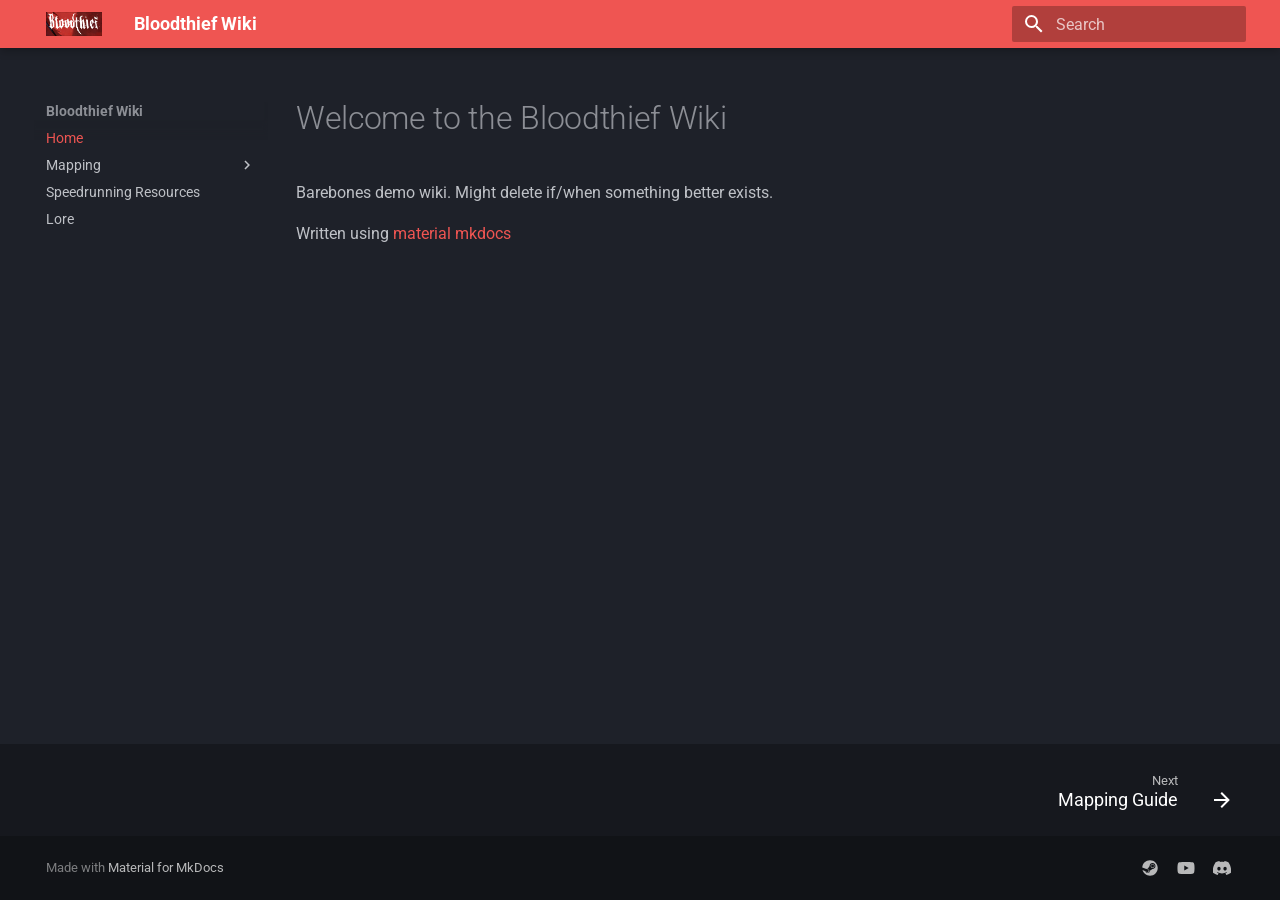
<file: index.html>
<!doctype html>
<html lang="en" class="no-js">
  <head>
    
      <meta charset="utf-8">
      <meta name="viewport" content="width=device-width,initial-scale=1">
      
      
      
        <link rel="canonical" href="http://bloodthiefwiki.pages.dev/">
      
      
      
        <link rel="next" href="mapping-guide/">
      
      
        
      
      
      <link rel="icon" href="assets/images/favicon.png">
      <meta name="generator" content="mkdocs-1.6.1, mkdocs-material-9.7.0">
    
    
      
        <title>Bloodthief Wiki</title>
      
    
    
      <link rel="stylesheet" href="assets/stylesheets/main.618322db.min.css">
      
        
        <link rel="stylesheet" href="assets/stylesheets/palette.ab4e12ef.min.css">
      
      


    
    
      
    
    
      
        
        
        <link rel="preconnect" href="https://fonts.gstatic.com" crossorigin>
        <link rel="stylesheet" href="https://fonts.googleapis.com/css?family=Roboto:300,300i,400,400i,700,700i%7CRoboto+Mono:400,400i,700,700i&display=fallback">
        <style>:root{--md-text-font:"Roboto";--md-code-font:"Roboto Mono"}</style>
      
    
    
    <script>__md_scope=new URL(".",location),__md_hash=e=>[...e].reduce(((e,_)=>(e<<5)-e+_.charCodeAt(0)),0),__md_get=(e,_=localStorage,t=__md_scope)=>JSON.parse(_.getItem(t.pathname+"."+e)),__md_set=(e,_,t=localStorage,a=__md_scope)=>{try{t.setItem(a.pathname+"."+e,JSON.stringify(_))}catch(e){}}</script>
    
      

    
    
  </head>
  
  
    
    
    
    
    
    <body dir="ltr" data-md-color-scheme="slate" data-md-color-primary="red" data-md-color-accent="orange">
  
    
    <input class="md-toggle" data-md-toggle="drawer" type="checkbox" id="__drawer" autocomplete="off">
    <input class="md-toggle" data-md-toggle="search" type="checkbox" id="__search" autocomplete="off">
    <label class="md-overlay" for="__drawer"></label>
    <div data-md-component="skip">
      
        
        <a href="#welcome-to-the-bloodthief-wiki" class="md-skip">
          Skip to content
        </a>
      
    </div>
    <div data-md-component="announce">
      
    </div>
    
    
      

  

<header class="md-header md-header--shadow" data-md-component="header">
  <nav class="md-header__inner md-grid" aria-label="Header">
    <a href="." title="Bloodthief Wiki" class="md-header__button md-logo" aria-label="Bloodthief Wiki" data-md-component="logo">
      
  <img src="assets/logo.png" alt="logo">

    </a>
    <label class="md-header__button md-icon" for="__drawer">
      
      <svg xmlns="http://www.w3.org/2000/svg" viewBox="0 0 24 24"><path d="M3 6h18v2H3zm0 5h18v2H3zm0 5h18v2H3z"/></svg>
    </label>
    <div class="md-header__title" data-md-component="header-title">
      <div class="md-header__ellipsis">
        <div class="md-header__topic">
          <span class="md-ellipsis">
            Bloodthief Wiki
          </span>
        </div>
        <div class="md-header__topic" data-md-component="header-topic">
          <span class="md-ellipsis">
            
              Home
            
          </span>
        </div>
      </div>
    </div>
    
      
    
    
    
    
      
      
        <label class="md-header__button md-icon" for="__search">
          
          <svg xmlns="http://www.w3.org/2000/svg" viewBox="0 0 24 24"><path d="M9.5 3A6.5 6.5 0 0 1 16 9.5c0 1.61-.59 3.09-1.56 4.23l.27.27h.79l5 5-1.5 1.5-5-5v-.79l-.27-.27A6.52 6.52 0 0 1 9.5 16 6.5 6.5 0 0 1 3 9.5 6.5 6.5 0 0 1 9.5 3m0 2C7 5 5 7 5 9.5S7 14 9.5 14 14 12 14 9.5 12 5 9.5 5"/></svg>
        </label>
        <div class="md-search" data-md-component="search" role="dialog">
  <label class="md-search__overlay" for="__search"></label>
  <div class="md-search__inner" role="search">
    <form class="md-search__form" name="search">
      <input type="text" class="md-search__input" name="query" aria-label="Search" placeholder="Search" autocapitalize="off" autocorrect="off" autocomplete="off" spellcheck="false" data-md-component="search-query" required>
      <label class="md-search__icon md-icon" for="__search">
        
        <svg xmlns="http://www.w3.org/2000/svg" viewBox="0 0 24 24"><path d="M9.5 3A6.5 6.5 0 0 1 16 9.5c0 1.61-.59 3.09-1.56 4.23l.27.27h.79l5 5-1.5 1.5-5-5v-.79l-.27-.27A6.52 6.52 0 0 1 9.5 16 6.5 6.5 0 0 1 3 9.5 6.5 6.5 0 0 1 9.5 3m0 2C7 5 5 7 5 9.5S7 14 9.5 14 14 12 14 9.5 12 5 9.5 5"/></svg>
        
        <svg xmlns="http://www.w3.org/2000/svg" viewBox="0 0 24 24"><path d="M20 11v2H8l5.5 5.5-1.42 1.42L4.16 12l7.92-7.92L13.5 5.5 8 11z"/></svg>
      </label>
      <nav class="md-search__options" aria-label="Search">
        
        <button type="reset" class="md-search__icon md-icon" title="Clear" aria-label="Clear" tabindex="-1">
          
          <svg xmlns="http://www.w3.org/2000/svg" viewBox="0 0 24 24"><path d="M19 6.41 17.59 5 12 10.59 6.41 5 5 6.41 10.59 12 5 17.59 6.41 19 12 13.41 17.59 19 19 17.59 13.41 12z"/></svg>
        </button>
      </nav>
      
    </form>
    <div class="md-search__output">
      <div class="md-search__scrollwrap" tabindex="0" data-md-scrollfix>
        <div class="md-search-result" data-md-component="search-result">
          <div class="md-search-result__meta">
            Initializing search
          </div>
          <ol class="md-search-result__list" role="presentation"></ol>
        </div>
      </div>
    </div>
  </div>
</div>
      
    
    
  </nav>
  
</header>
    
    <div class="md-container" data-md-component="container">
      
      
        
          
        
      
      <main class="md-main" data-md-component="main">
        <div class="md-main__inner md-grid">
          
            
              
              <div class="md-sidebar md-sidebar--primary" data-md-component="sidebar" data-md-type="navigation" >
                <div class="md-sidebar__scrollwrap">
                  <div class="md-sidebar__inner">
                    



<nav class="md-nav md-nav--primary" aria-label="Navigation" data-md-level="0">
  <label class="md-nav__title" for="__drawer">
    <a href="." title="Bloodthief Wiki" class="md-nav__button md-logo" aria-label="Bloodthief Wiki" data-md-component="logo">
      
  <img src="assets/logo.png" alt="logo">

    </a>
    Bloodthief Wiki
  </label>
  
  <ul class="md-nav__list" data-md-scrollfix>
    
      
      
  
  
    
  
  
  
    <li class="md-nav__item md-nav__item--active">
      
      <input class="md-nav__toggle md-toggle" type="checkbox" id="__toc">
      
      
        
      
      
      <a href="." class="md-nav__link md-nav__link--active">
        
  
  
  <span class="md-ellipsis">
    
  
    Home
  

    
  </span>
  
  

      </a>
      
    </li>
  

    
      
      
  
  
  
  
    
    
    
    
    
    <li class="md-nav__item md-nav__item--nested">
      
        
        
        <input class="md-nav__toggle md-toggle " type="checkbox" id="__nav_2" >
        
          
          <label class="md-nav__link" for="__nav_2" id="__nav_2_label" tabindex="0">
            
  
  
  <span class="md-ellipsis">
    
  
    Mapping
  

    
  </span>
  
  

            <span class="md-nav__icon md-icon"></span>
          </label>
        
        <nav class="md-nav" data-md-level="1" aria-labelledby="__nav_2_label" aria-expanded="false">
          <label class="md-nav__title" for="__nav_2">
            <span class="md-nav__icon md-icon"></span>
            
  
    Mapping
  

          </label>
          <ul class="md-nav__list" data-md-scrollfix>
            
              
                
  
  
  
  
    <li class="md-nav__item">
      <a href="mapping-guide/" class="md-nav__link">
        
  
  
  <span class="md-ellipsis">
    
  
    Mapping Guide
  

    
  </span>
  
  

      </a>
    </li>
  

              
            
              
                
  
  
  
  
    <li class="md-nav__item">
      <a href="entity-reference/" class="md-nav__link">
        
  
  
  <span class="md-ellipsis">
    
  
    Entity Reference
  

    
  </span>
  
  

      </a>
    </li>
  

              
            
          </ul>
        </nav>
      
    </li>
  

    
      
      
  
  
  
  
    <li class="md-nav__item">
      <a href="speedrunning/" class="md-nav__link">
        
  
  
  <span class="md-ellipsis">
    
  
    Speedrunning Resources
  

    
  </span>
  
  

      </a>
    </li>
  

    
      
      
  
  
  
  
    <li class="md-nav__item">
      <a href="lore/" class="md-nav__link">
        
  
  
  <span class="md-ellipsis">
    
  
    Lore
  

    
  </span>
  
  

      </a>
    </li>
  

    
  </ul>
</nav>
                  </div>
                </div>
              </div>
            
            
              
              <div class="md-sidebar md-sidebar--secondary" data-md-component="sidebar" data-md-type="toc" >
                <div class="md-sidebar__scrollwrap">
                  <div class="md-sidebar__inner">
                    

<nav class="md-nav md-nav--secondary" aria-label="Table of contents">
  
  
  
    
  
  
</nav>
                  </div>
                </div>
              </div>
            
          
          
            <div class="md-content" data-md-component="content">
              
              <article class="md-content__inner md-typeset">
                
                  



<h1 id="welcome-to-the-bloodthief-wiki">Welcome to the Bloodthief Wiki</h1>
<p>Barebones demo wiki. Might delete if/when something better exists.</p>
<p>Written using <a href="https://squidfunk.github.io/mkdocs-material/tutorials/social/custom/">material mkdocs</a></p>












                
              </article>
            </div>
          
          
<script>var target=document.getElementById(location.hash.slice(1));target&&target.name&&(target.checked=target.name.startsWith("__tabbed_"))</script>
        </div>
        
      </main>
      
        <footer class="md-footer">
  
    
      
      <nav class="md-footer__inner md-grid" aria-label="Footer" >
        
        
          
          <a href="mapping-guide/" class="md-footer__link md-footer__link--next" aria-label="Next: Mapping Guide">
            <div class="md-footer__title">
              <span class="md-footer__direction">
                Next
              </span>
              <div class="md-ellipsis">
                Mapping Guide
              </div>
            </div>
            <div class="md-footer__button md-icon">
              
              <svg xmlns="http://www.w3.org/2000/svg" viewBox="0 0 24 24"><path d="M4 11v2h12l-5.5 5.5 1.42 1.42L19.84 12l-7.92-7.92L10.5 5.5 16 11z"/></svg>
            </div>
          </a>
        
      </nav>
    
  
  <div class="md-footer-meta md-typeset">
    <div class="md-footer-meta__inner md-grid">
      <div class="md-copyright">
  
  
    Made with
    <a href="https://squidfunk.github.io/mkdocs-material/" target="_blank" rel="noopener">
      Material for MkDocs
    </a>
  
</div>
      
        
<div class="md-social">
  
    
    
    
    
      
      
    
    <a href="https://store.steampowered.com/app/2533600/Bloodthief/" target="_blank" rel="noopener" title="store.steampowered.com" class="md-social__link">
      <svg xmlns="http://www.w3.org/2000/svg" viewBox="0 0 512 512"><!--! Font Awesome Free 7.1.0 by @fontawesome - https://fontawesome.com License - https://fontawesome.com/license/free (Icons: CC BY 4.0, Fonts: SIL OFL 1.1, Code: MIT License) Copyright 2025 Fonticons, Inc.--><path d="M504 256c0 137-111.2 248-248.4 248-113.8 0-209.6-76.3-239-180.4l95.2 39.3c6.4 32.1 34.9 56.4 68.9 56.4 39.2 0 71.9-32.4 70.2-73.5l84.5-60.2c52.1 1.3 95.8-40.9 95.8-93.5 0-51.6-42-93.5-93.7-93.5s-93.7 42-93.7 93.5v1.2L184.6 279c-15.5-.9-30.7 3.4-43.5 12.1L8 236.1C18.2 108.4 125.1 8 255.6 8 392.8 8 504 119 504 256M163.7 384.3l-30.5-12.6c5.6 11.6 15.3 20.8 27.2 25.8 26.9 11.2 57.8-1.6 69-28.4 5.4-13 5.5-27.3.1-40.3S214 305.6 201 300.2c-12.9-5.4-26.7-5.2-38.9-.6l31.5 13c19.8 8.2 29.2 30.9 20.9 50.7-8.3 19.9-31 29.2-50.8 21m173.8-254.5a62.3 62.3 0 1 1 0 124.6 62.3 62.3 0 1 1 0-124.6m.1 109a46.8 46.8 0 1 0 0-93.6 46.8 46.8 0 1 0 0 93.6"/></svg>
    </a>
  
    
    
    
    
      
      
    
    <a href="https://www.youtube.com/@Blargis3d" target="_blank" rel="noopener" title="www.youtube.com" class="md-social__link">
      <svg xmlns="http://www.w3.org/2000/svg" viewBox="0 0 576 512"><!--! Font Awesome Free 7.1.0 by @fontawesome - https://fontawesome.com License - https://fontawesome.com/license/free (Icons: CC BY 4.0, Fonts: SIL OFL 1.1, Code: MIT License) Copyright 2025 Fonticons, Inc.--><path d="M549.7 124.1c-6.2-23.7-24.8-42.3-48.3-48.6C458.9 64 288.1 64 288.1 64S117.3 64 74.7 75.5c-23.5 6.3-42 24.9-48.3 48.6C15 167 15 256.4 15 256.4s0 89.4 11.4 132.3c6.3 23.6 24.8 41.5 48.3 47.8C117.3 448 288.1 448 288.1 448s170.8 0 213.4-11.5c23.5-6.3 42-24.2 48.3-47.8 11.4-42.9 11.4-132.3 11.4-132.3s0-89.4-11.4-132.3zM232.2 337.6V175.2l142.7 81.2z"/></svg>
    </a>
  
    
    
    
    
    <a href="" target="_blank" rel="noopener" title="" class="md-social__link">
      <svg xmlns="http://www.w3.org/2000/svg" viewBox="0 0 576 512"><!--! Font Awesome Free 7.1.0 by @fontawesome - https://fontawesome.com License - https://fontawesome.com/license/free (Icons: CC BY 4.0, Fonts: SIL OFL 1.1, Code: MIT License) Copyright 2025 Fonticons, Inc.--><path d="M492.5 69.8c-.2-.3-.4-.6-.8-.7-38.1-17.5-78.4-30-119.7-37.1-.4-.1-.8 0-1.1.1s-.6.4-.8.8c-5.5 9.9-10.5 20.2-14.9 30.6-44.6-6.8-89.9-6.8-134.4 0-4.5-10.5-9.5-20.7-15.1-30.6-.2-.3-.5-.6-.8-.8s-.7-.2-1.1-.2C162.5 39 122.2 51.5 84.1 69c-.3.1-.6.4-.8.7C7.1 183.5-13.8 294.6-3.6 404.2c0 .3.1.5.2.8s.3.4.5.6c44.4 32.9 94 58 146.8 74.2.4.1.8.1 1.1 0s.7-.4.9-.7c11.3-15.4 21.4-31.8 30-48.8.1-.2.2-.5.2-.8s0-.5-.1-.8-.2-.5-.4-.6-.4-.3-.7-.4c-15.8-6.1-31.2-13.4-45.9-21.9-.3-.2-.5-.4-.7-.6s-.3-.6-.3-.9 0-.6.2-.9.3-.5.6-.7c3.1-2.3 6.2-4.7 9.1-7.1.3-.2.6-.4.9-.4s.7 0 1 .1c96.2 43.9 200.4 43.9 295.5 0 .3-.1.7-.2 1-.2s.7.2.9.4c2.9 2.4 6 4.9 9.1 7.2.2.2.4.4.6.7s.2.6.2.9-.1.6-.3.9-.4.5-.6.6c-14.7 8.6-30 15.9-45.9 21.8-.2.1-.5.2-.7.4s-.3.4-.4.7-.1.5-.1.8.1.5.2.8c8.8 17 18.8 33.3 30 48.8.2.3.6.6.9.7s.8.1 1.1 0c52.9-16.2 102.6-41.3 147.1-74.2.2-.2.4-.4.5-.6s.2-.5.2-.8c12.3-126.8-20.5-236.9-86.9-334.5zm-302 267.7c-29 0-52.8-26.6-52.8-59.2s23.4-59.2 52.8-59.2c29.7 0 53.3 26.8 52.8 59.2 0 32.7-23.4 59.2-52.8 59.2m195.4 0c-29 0-52.8-26.6-52.8-59.2s23.4-59.2 52.8-59.2c29.7 0 53.3 26.8 52.8 59.2 0 32.7-23.2 59.2-52.8 59.2"/></svg>
    </a>
  
</div>
      
    </div>
  </div>
</footer>
      
    </div>
    <div class="md-dialog" data-md-component="dialog">
      <div class="md-dialog__inner md-typeset"></div>
    </div>
    
    
    
      
      
      <script id="__config" type="application/json">{"annotate": null, "base": ".", "features": ["navigation.footer"], "search": "assets/javascripts/workers/search.7a47a382.min.js", "tags": null, "translations": {"clipboard.copied": "Copied to clipboard", "clipboard.copy": "Copy to clipboard", "search.result.more.one": "1 more on this page", "search.result.more.other": "# more on this page", "search.result.none": "No matching documents", "search.result.one": "1 matching document", "search.result.other": "# matching documents", "search.result.placeholder": "Type to start searching", "search.result.term.missing": "Missing", "select.version": "Select version"}, "version": null}</script>
    
    
      <script src="assets/javascripts/bundle.e71a0d61.min.js"></script>
      
    
  </body>
</html>
</file>
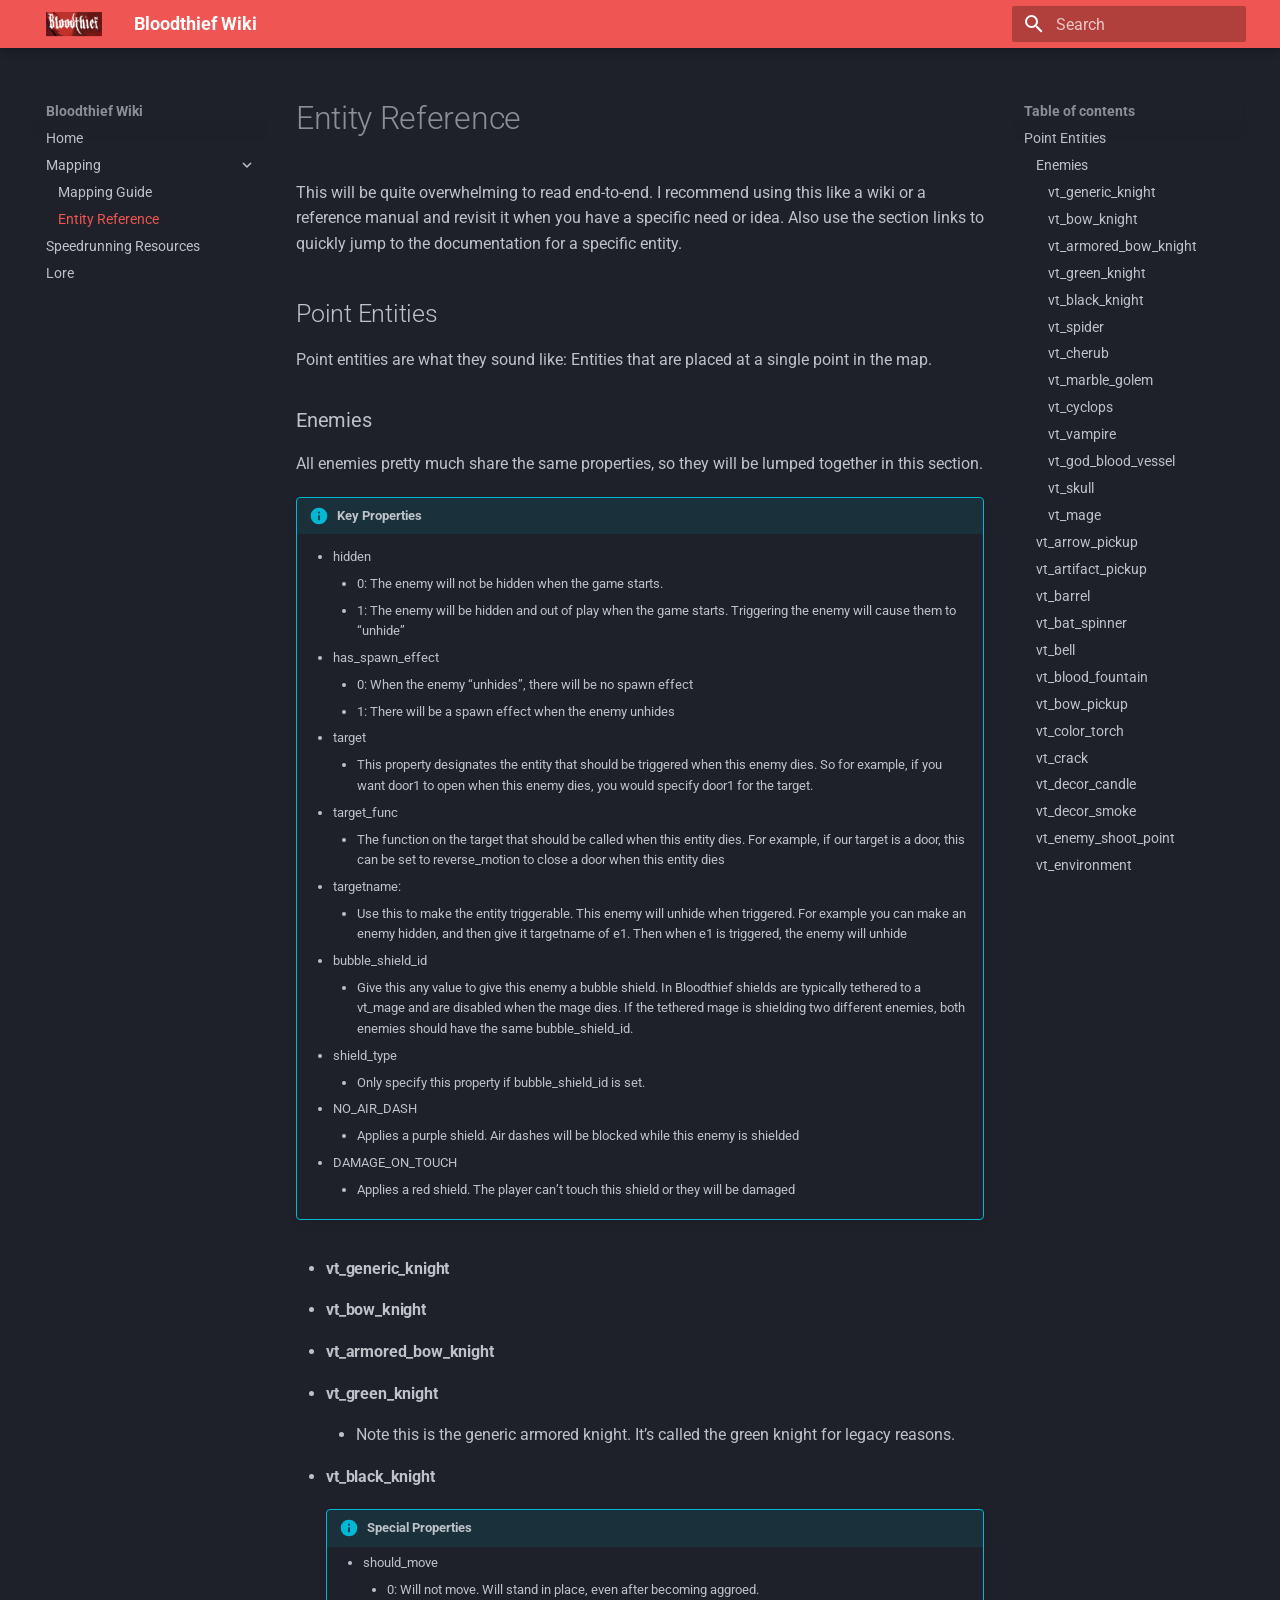
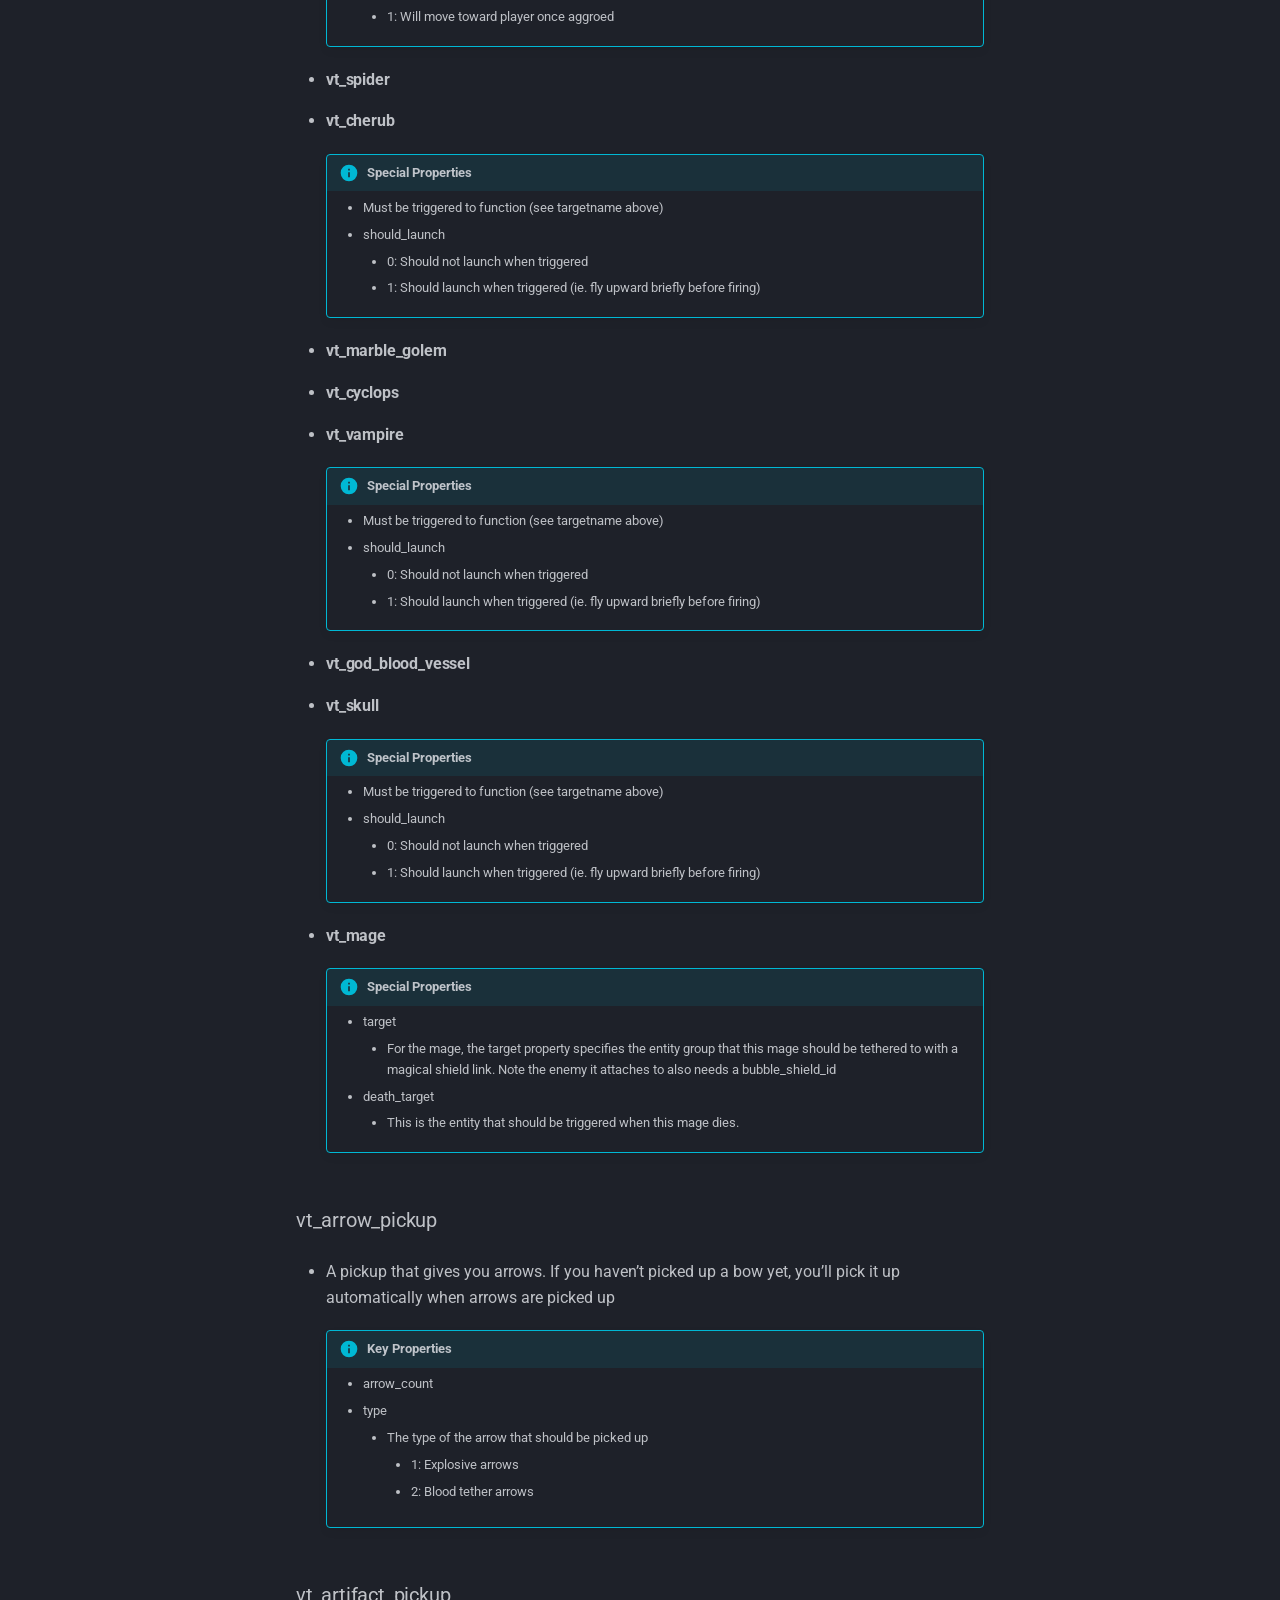
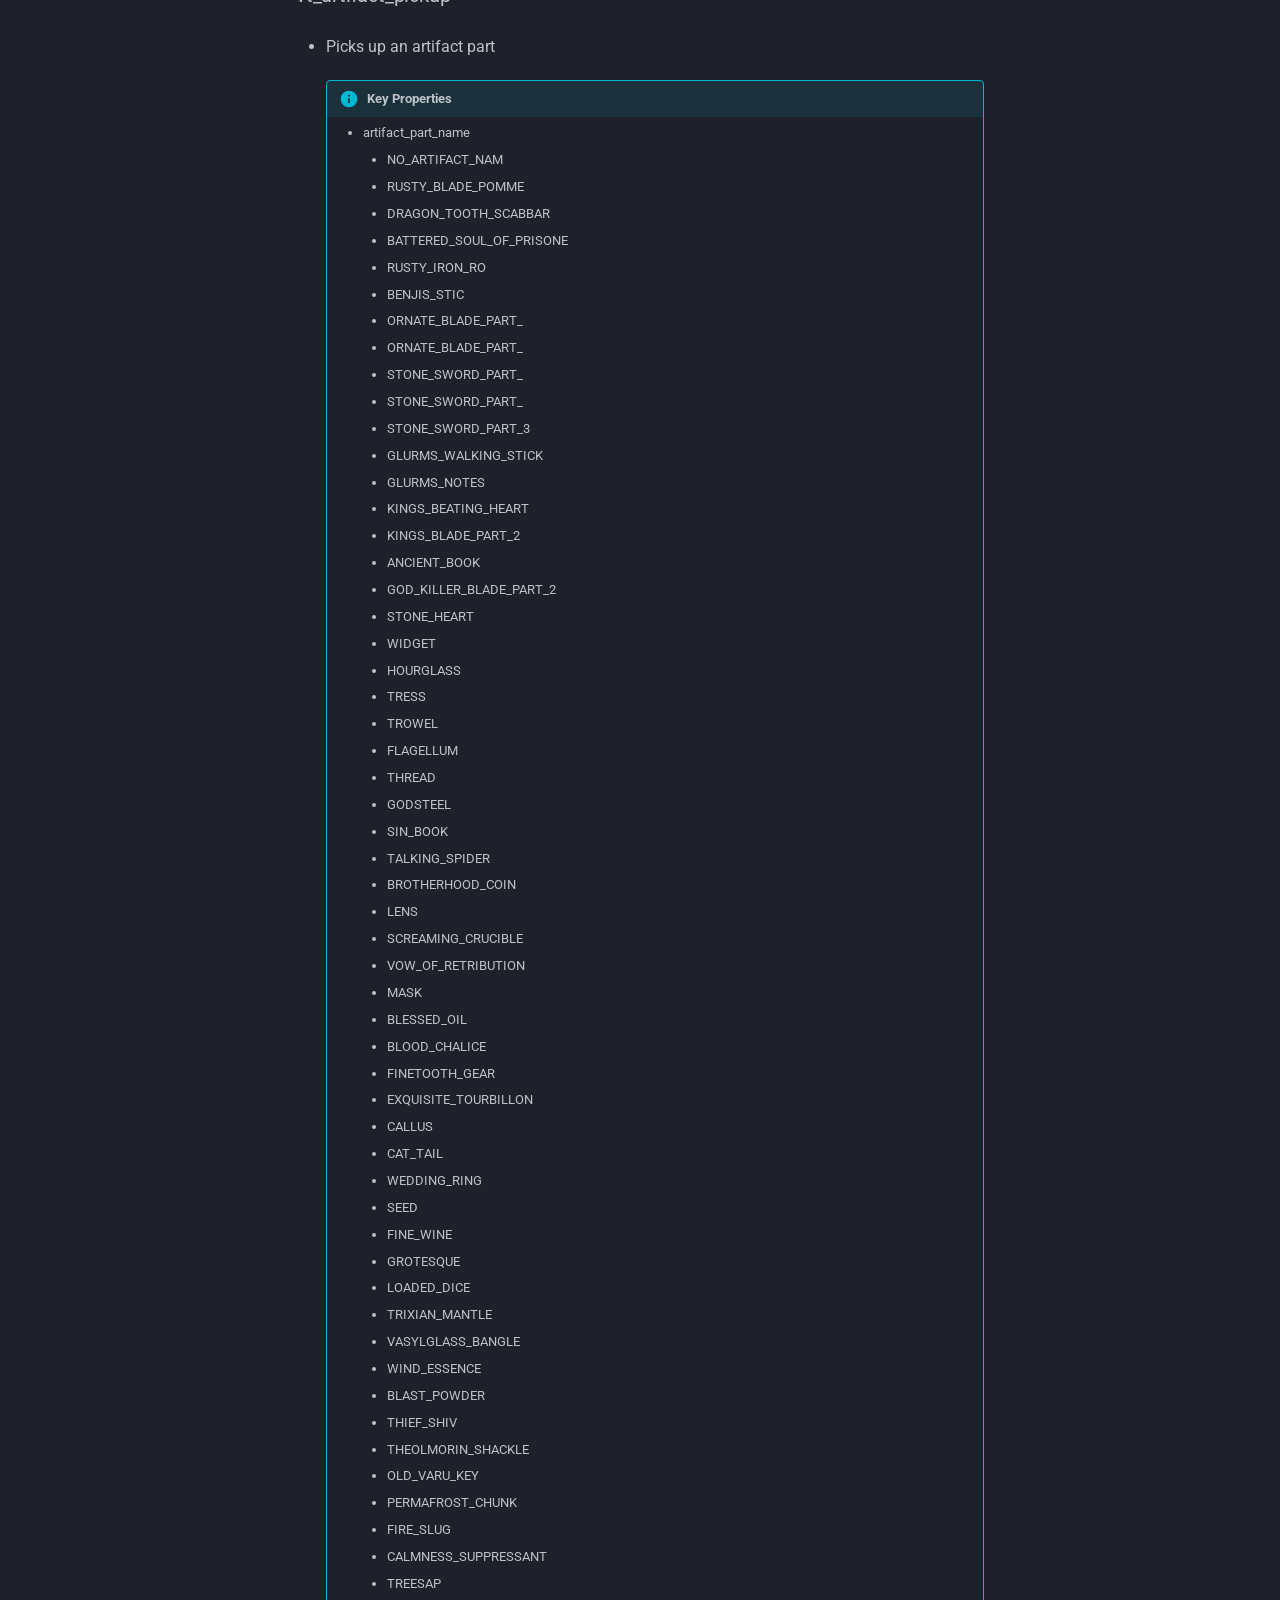
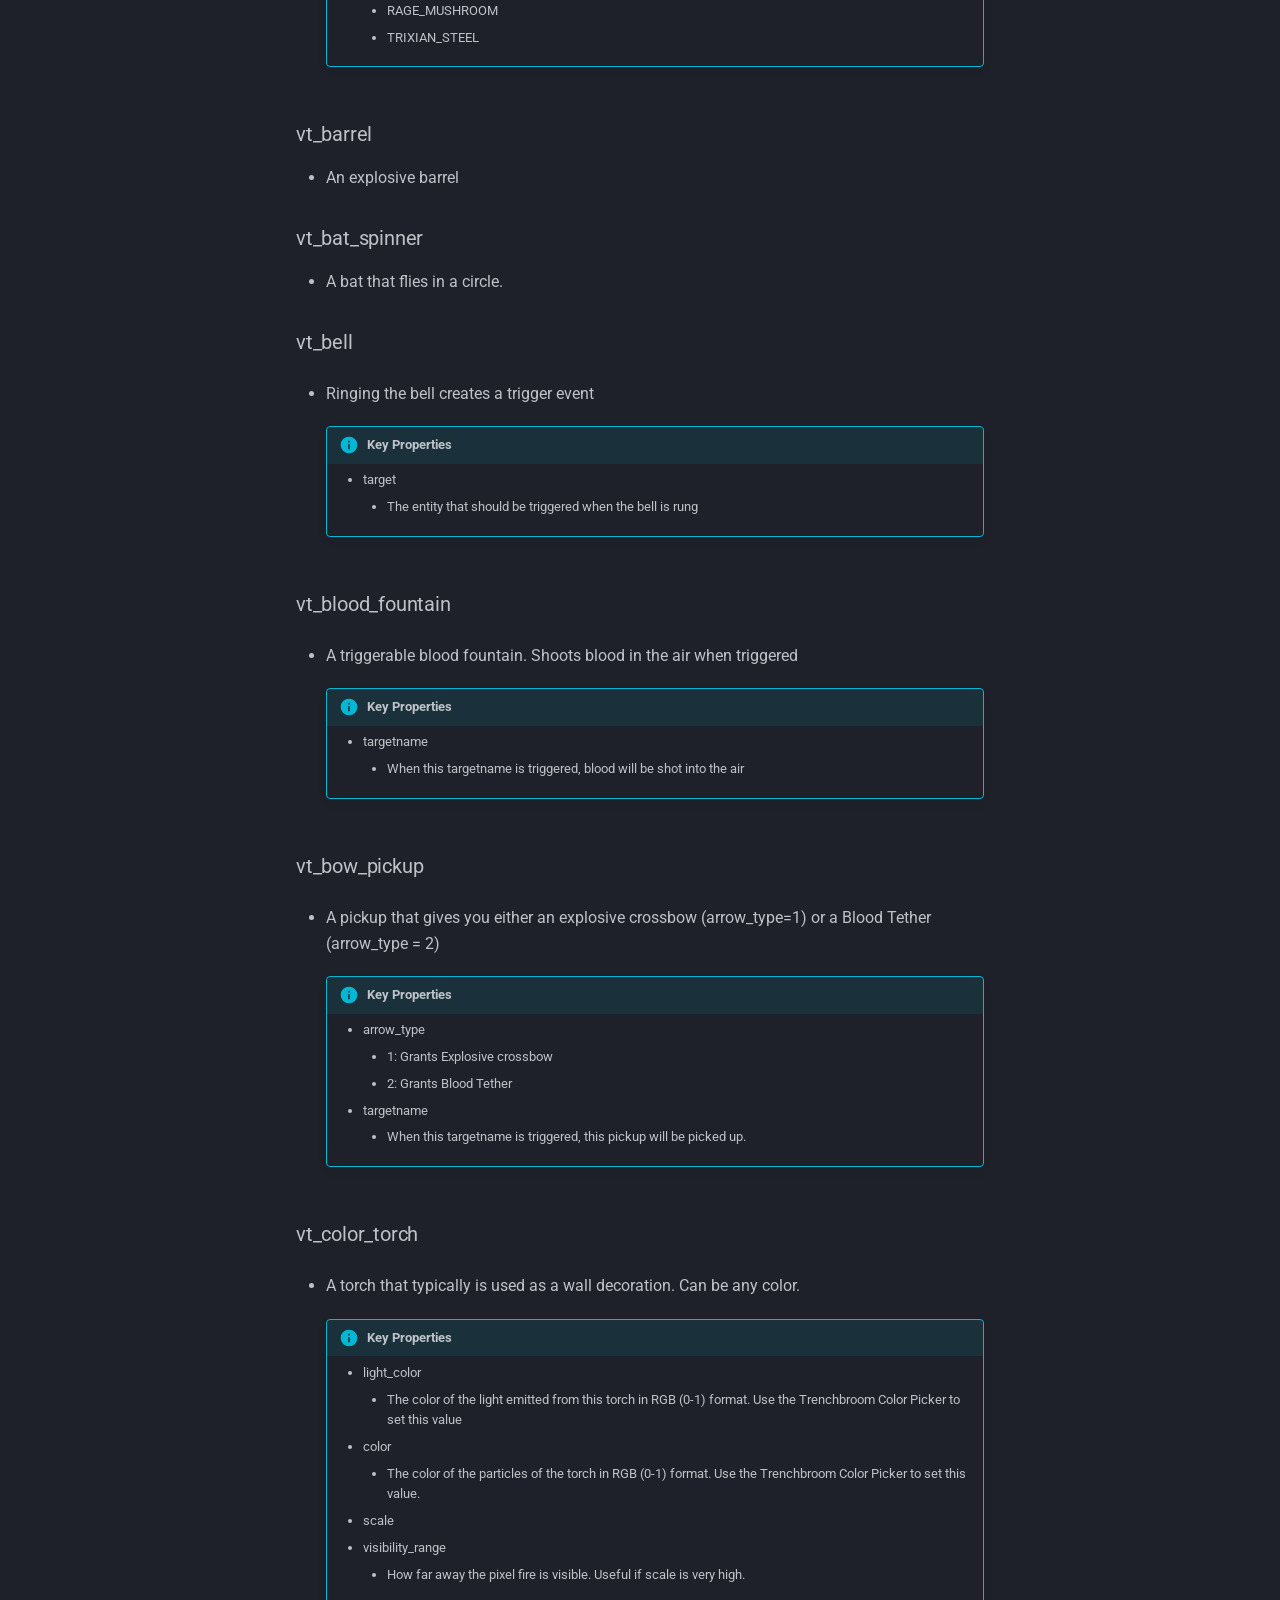
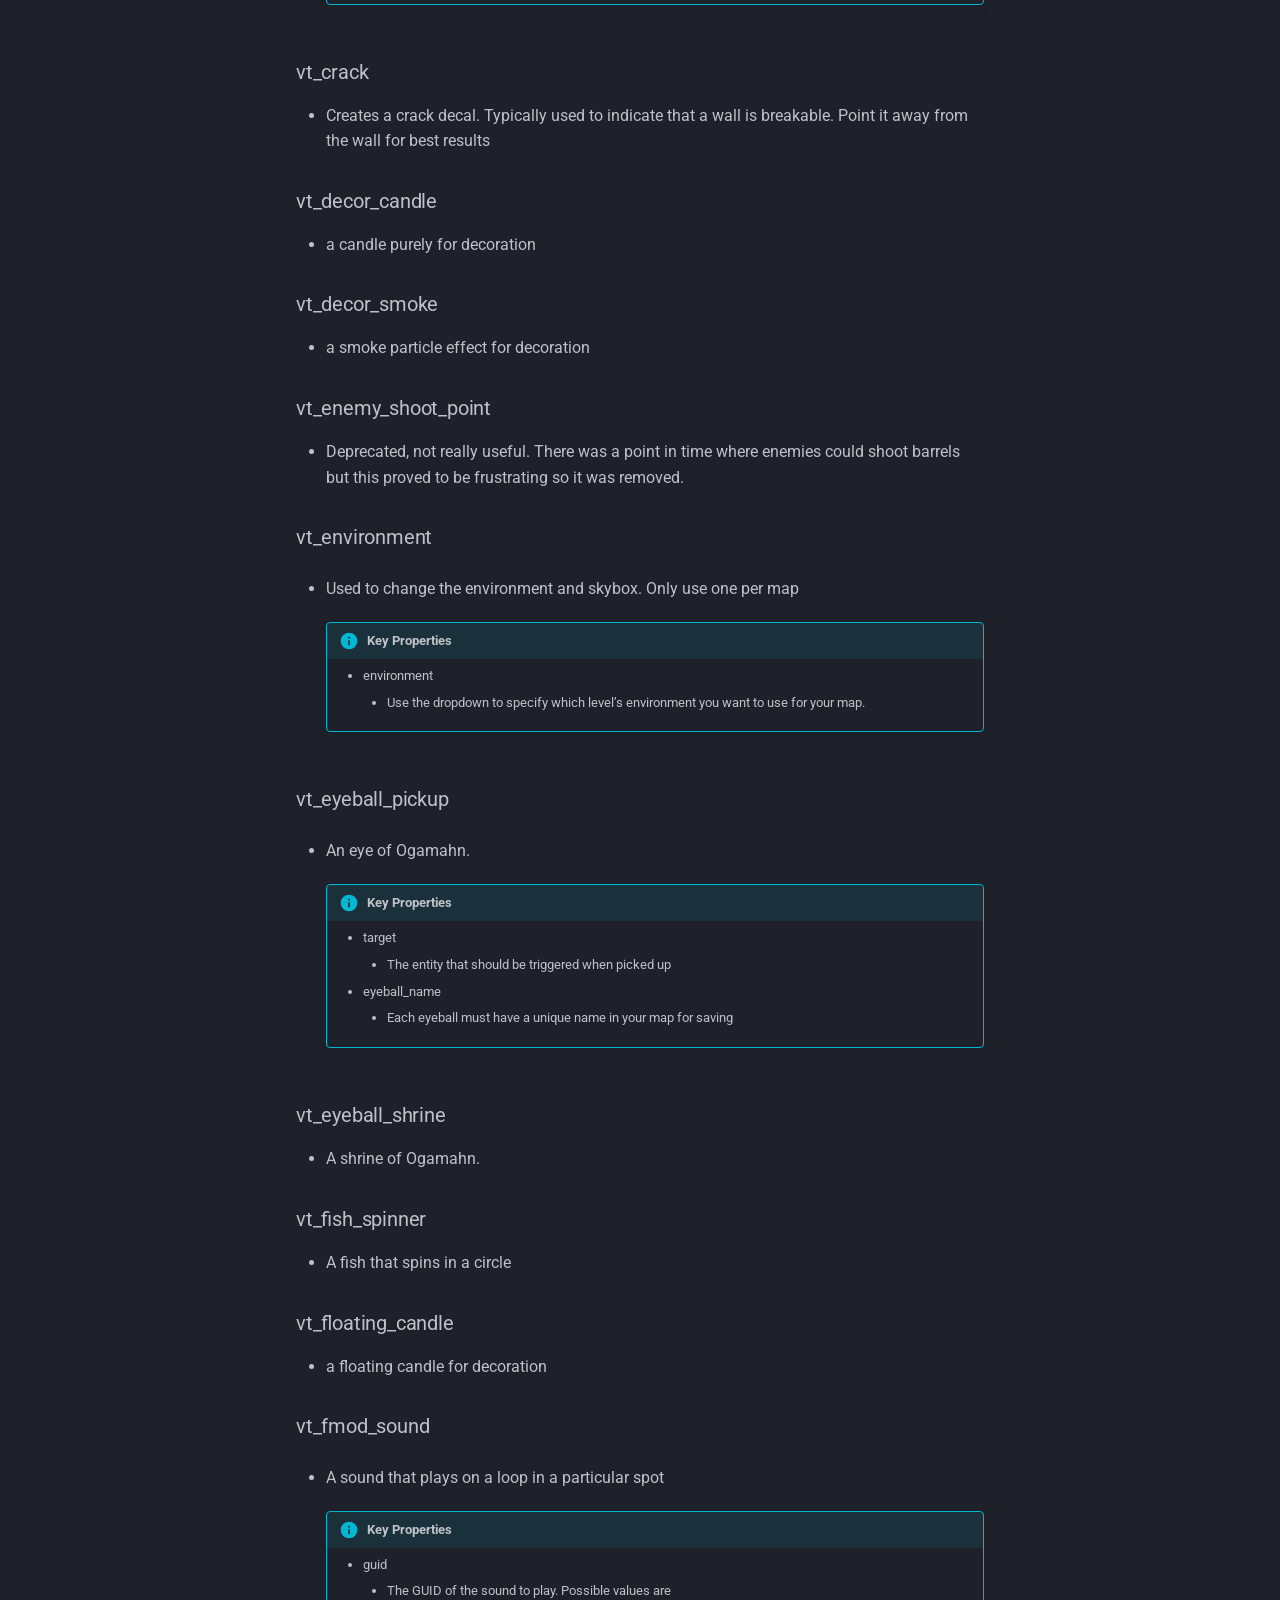
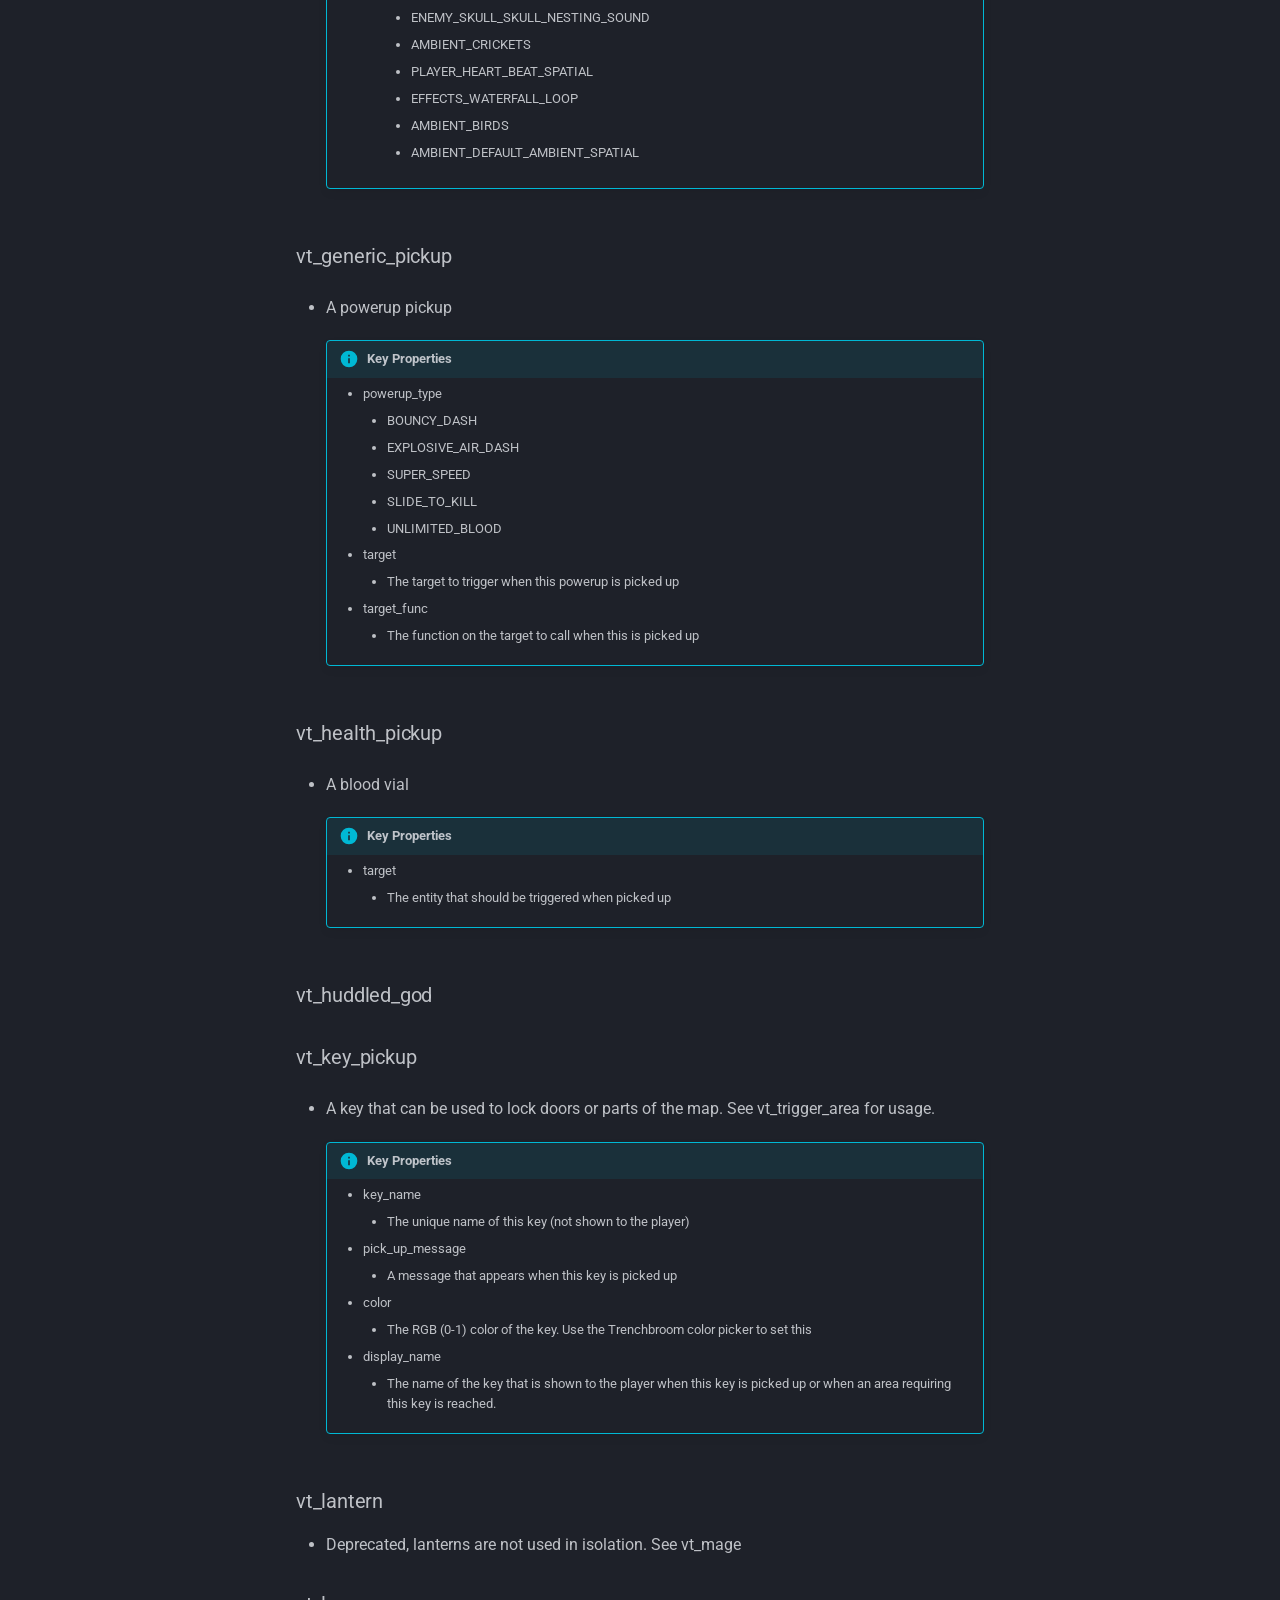
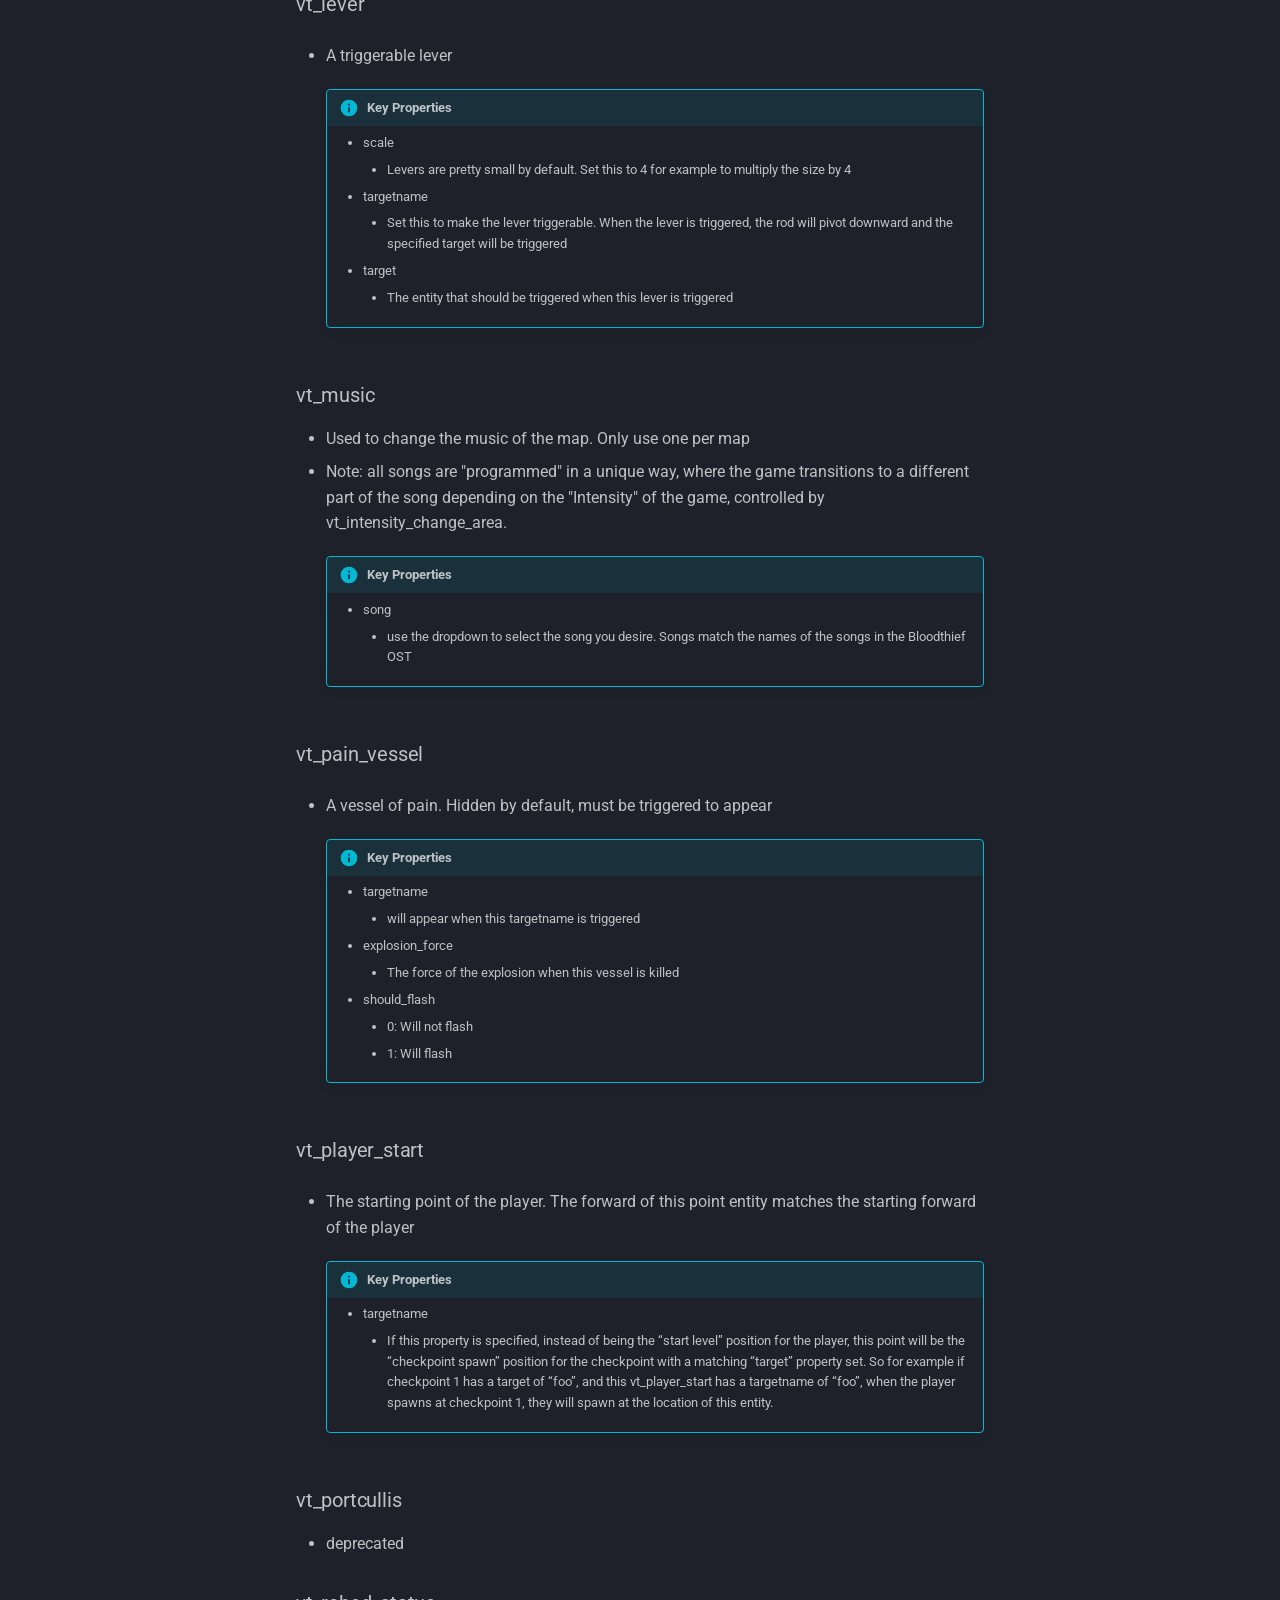
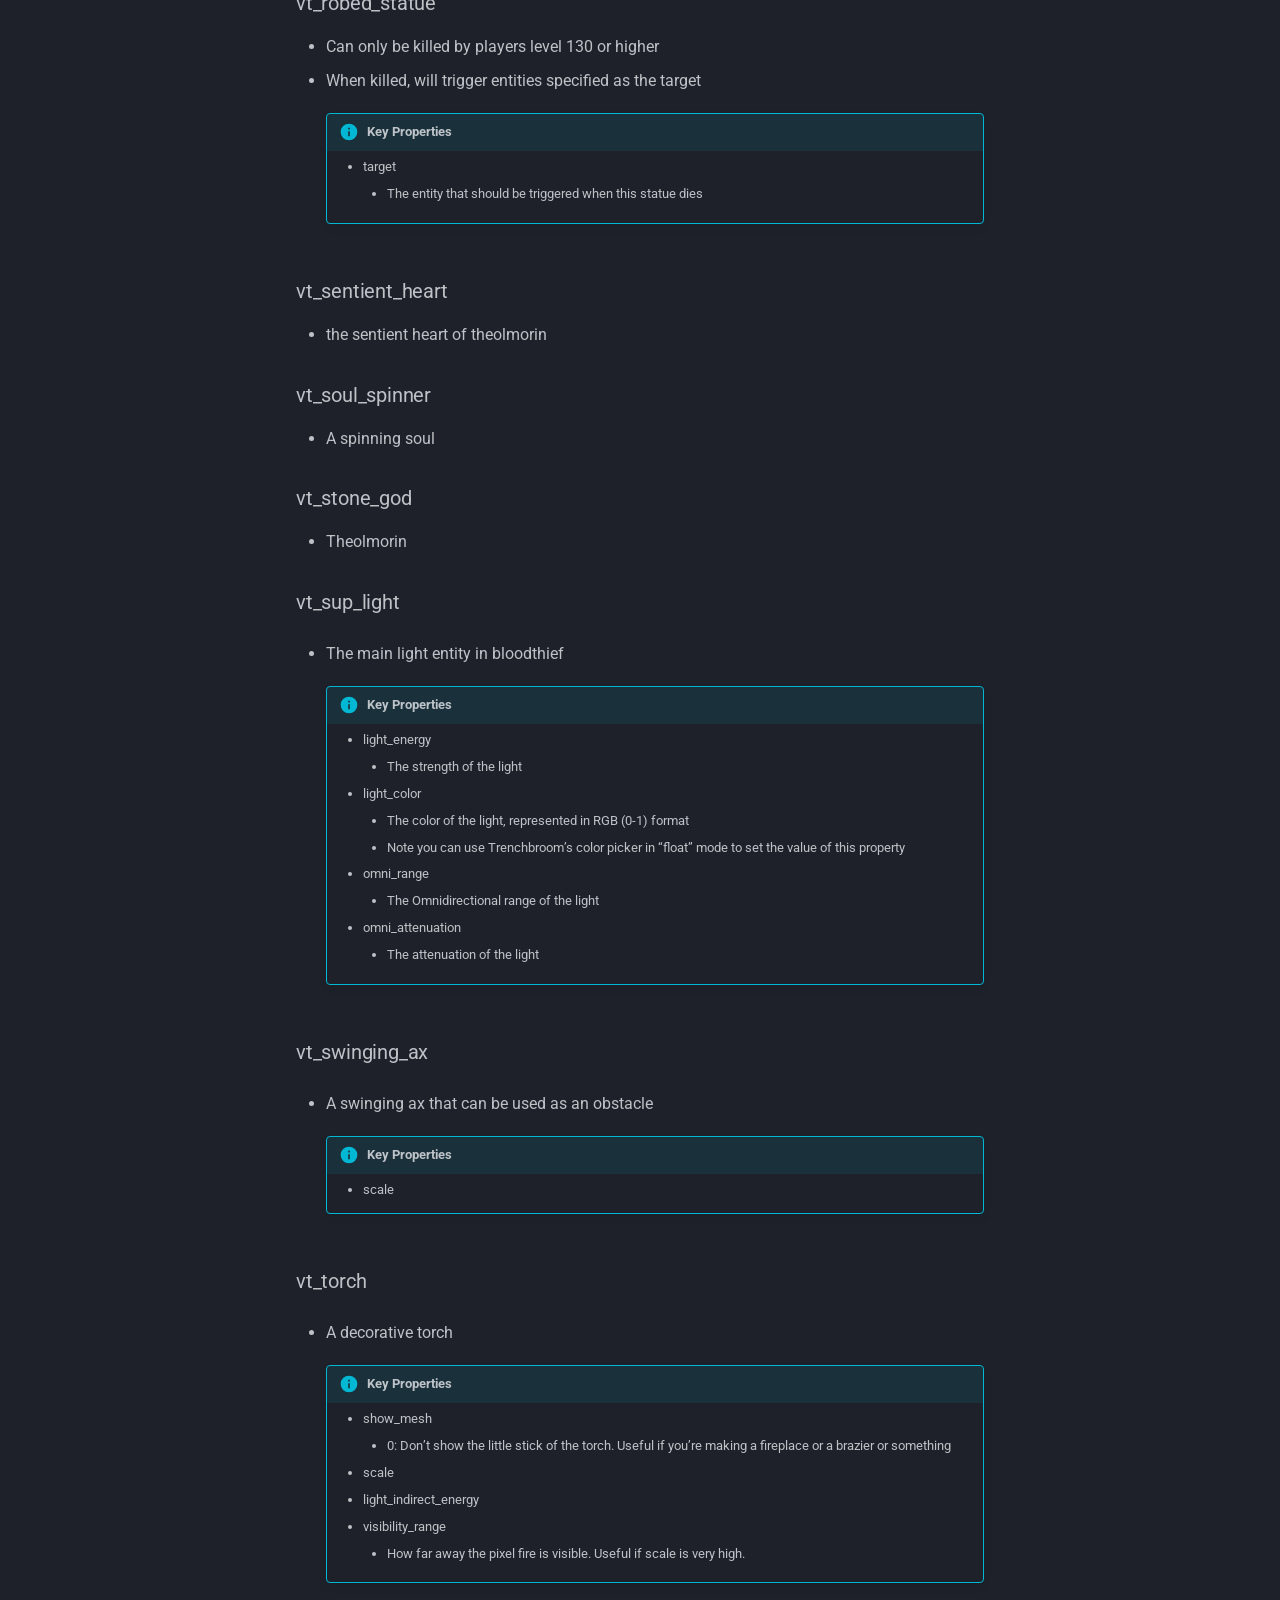
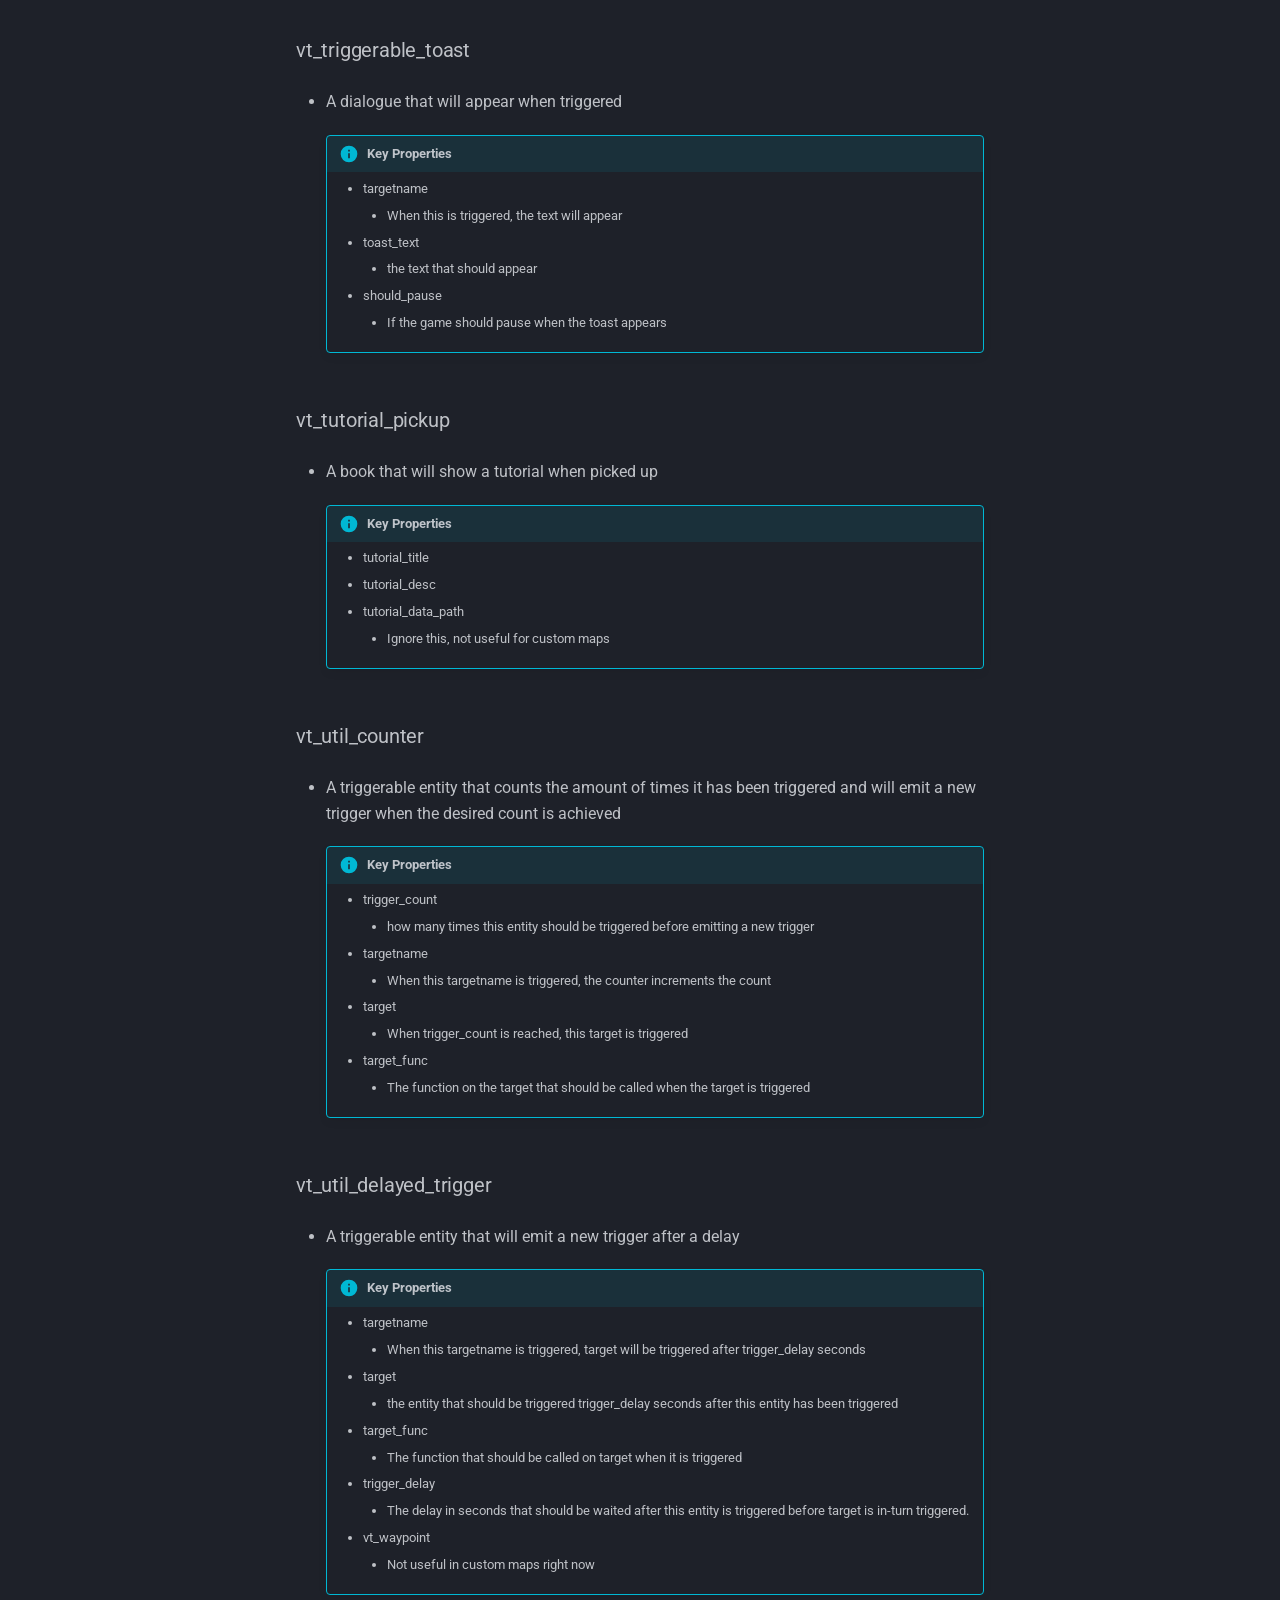
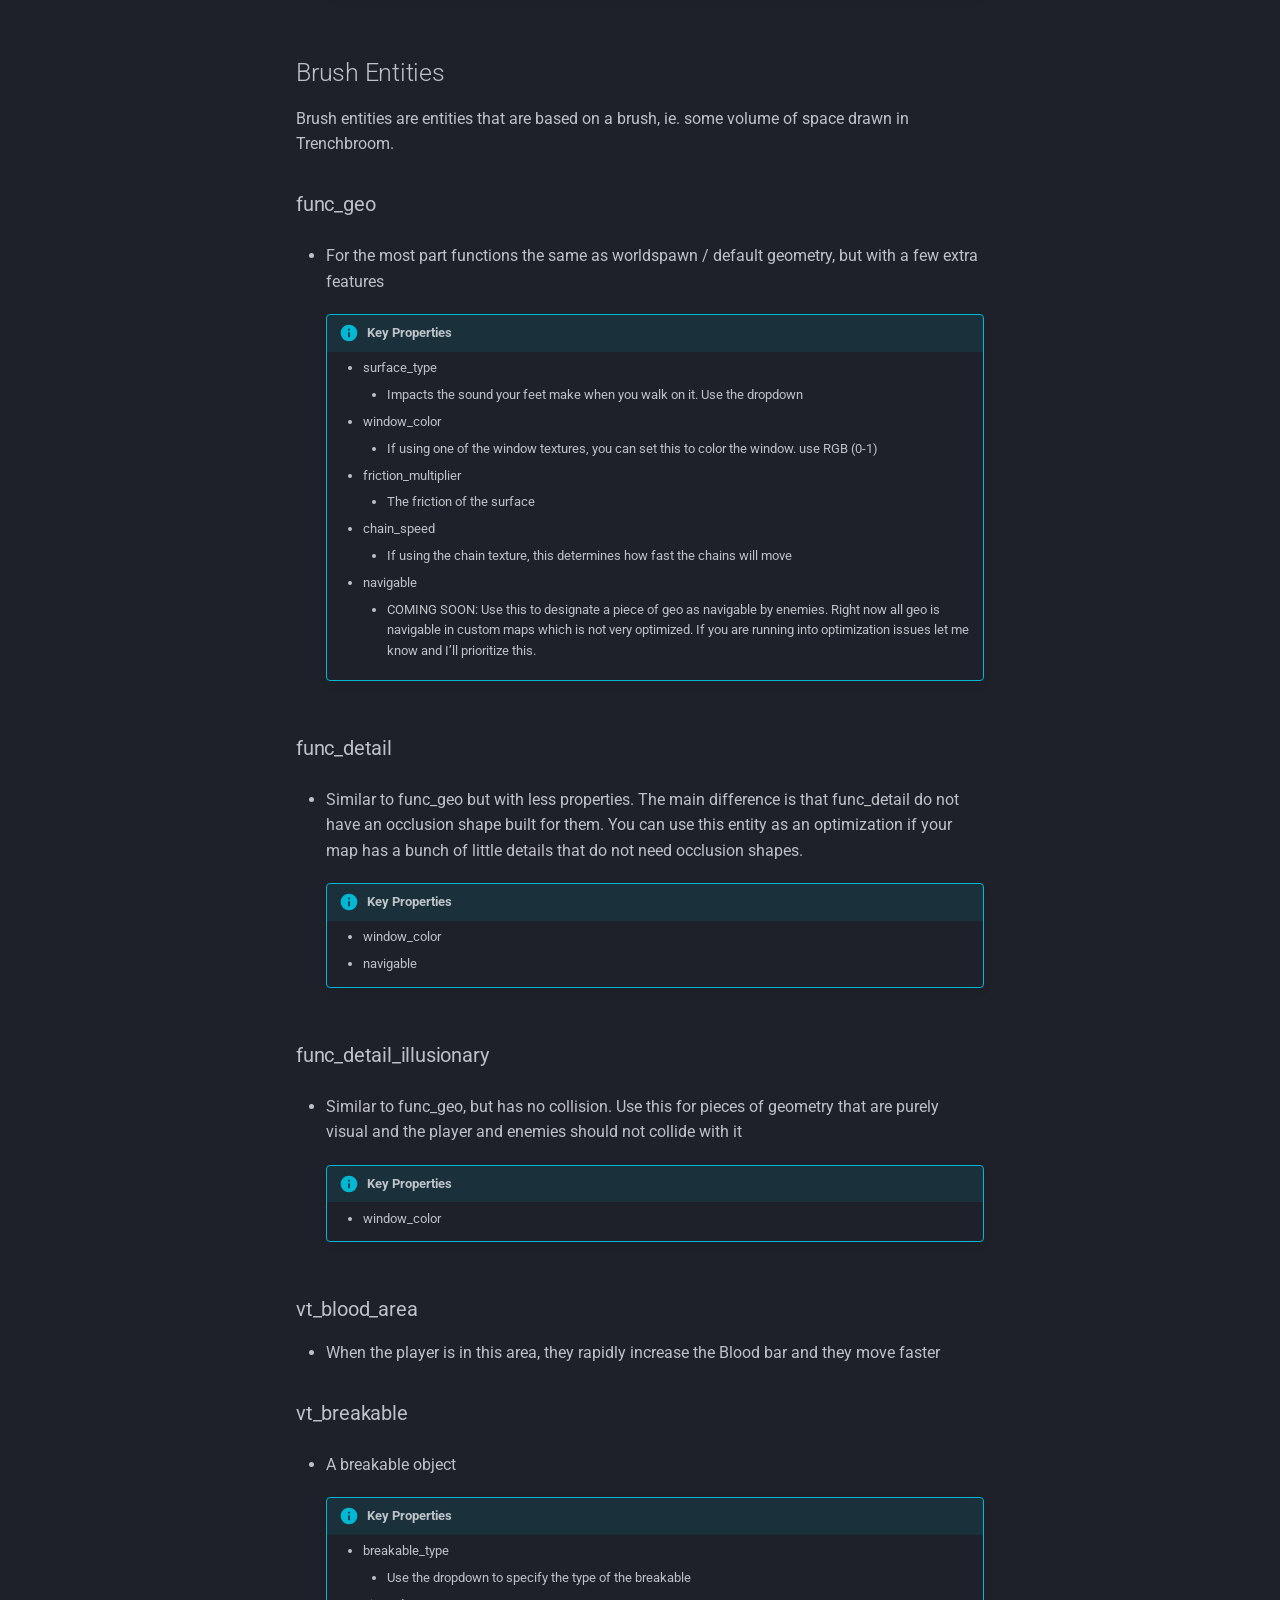
<file: entity-reference/index.html>
<!doctype html>
<html lang="en" class="no-js">
  <head>
    
      <meta charset="utf-8">
      <meta name="viewport" content="width=device-width,initial-scale=1">
      
      
      
        <link rel="canonical" href="http://bloodthiefwiki.pages.dev/entity-reference/">
      
      
        <link rel="prev" href="../mapping-guide/">
      
      
        <link rel="next" href="../speedrunning/">
      
      
        
      
      
      <link rel="icon" href="../assets/images/favicon.png">
      <meta name="generator" content="mkdocs-1.6.1, mkdocs-material-9.7.0">
    
    
      
        <title>Entity Reference - Bloodthief Wiki</title>
      
    
    
      <link rel="stylesheet" href="../assets/stylesheets/main.618322db.min.css">
      
        
        <link rel="stylesheet" href="../assets/stylesheets/palette.ab4e12ef.min.css">
      
      


    
    
      
    
    
      
        
        
        <link rel="preconnect" href="https://fonts.gstatic.com" crossorigin>
        <link rel="stylesheet" href="https://fonts.googleapis.com/css?family=Roboto:300,300i,400,400i,700,700i%7CRoboto+Mono:400,400i,700,700i&display=fallback">
        <style>:root{--md-text-font:"Roboto";--md-code-font:"Roboto Mono"}</style>
      
    
    
    <script>__md_scope=new URL("..",location),__md_hash=e=>[...e].reduce(((e,_)=>(e<<5)-e+_.charCodeAt(0)),0),__md_get=(e,_=localStorage,t=__md_scope)=>JSON.parse(_.getItem(t.pathname+"."+e)),__md_set=(e,_,t=localStorage,a=__md_scope)=>{try{t.setItem(a.pathname+"."+e,JSON.stringify(_))}catch(e){}}</script>
    
      

    
    
  </head>
  
  
    
    
    
    
    
    <body dir="ltr" data-md-color-scheme="slate" data-md-color-primary="red" data-md-color-accent="orange">
  
    
    <input class="md-toggle" data-md-toggle="drawer" type="checkbox" id="__drawer" autocomplete="off">
    <input class="md-toggle" data-md-toggle="search" type="checkbox" id="__search" autocomplete="off">
    <label class="md-overlay" for="__drawer"></label>
    <div data-md-component="skip">
      
        
        <a href="#entity-reference" class="md-skip">
          Skip to content
        </a>
      
    </div>
    <div data-md-component="announce">
      
    </div>
    
    
      

  

<header class="md-header md-header--shadow" data-md-component="header">
  <nav class="md-header__inner md-grid" aria-label="Header">
    <a href=".." title="Bloodthief Wiki" class="md-header__button md-logo" aria-label="Bloodthief Wiki" data-md-component="logo">
      
  <img src="../assets/logo.png" alt="logo">

    </a>
    <label class="md-header__button md-icon" for="__drawer">
      
      <svg xmlns="http://www.w3.org/2000/svg" viewBox="0 0 24 24"><path d="M3 6h18v2H3zm0 5h18v2H3zm0 5h18v2H3z"/></svg>
    </label>
    <div class="md-header__title" data-md-component="header-title">
      <div class="md-header__ellipsis">
        <div class="md-header__topic">
          <span class="md-ellipsis">
            Bloodthief Wiki
          </span>
        </div>
        <div class="md-header__topic" data-md-component="header-topic">
          <span class="md-ellipsis">
            
              Entity Reference
            
          </span>
        </div>
      </div>
    </div>
    
      
    
    
    
    
      
      
        <label class="md-header__button md-icon" for="__search">
          
          <svg xmlns="http://www.w3.org/2000/svg" viewBox="0 0 24 24"><path d="M9.5 3A6.5 6.5 0 0 1 16 9.5c0 1.61-.59 3.09-1.56 4.23l.27.27h.79l5 5-1.5 1.5-5-5v-.79l-.27-.27A6.52 6.52 0 0 1 9.5 16 6.5 6.5 0 0 1 3 9.5 6.5 6.5 0 0 1 9.5 3m0 2C7 5 5 7 5 9.5S7 14 9.5 14 14 12 14 9.5 12 5 9.5 5"/></svg>
        </label>
        <div class="md-search" data-md-component="search" role="dialog">
  <label class="md-search__overlay" for="__search"></label>
  <div class="md-search__inner" role="search">
    <form class="md-search__form" name="search">
      <input type="text" class="md-search__input" name="query" aria-label="Search" placeholder="Search" autocapitalize="off" autocorrect="off" autocomplete="off" spellcheck="false" data-md-component="search-query" required>
      <label class="md-search__icon md-icon" for="__search">
        
        <svg xmlns="http://www.w3.org/2000/svg" viewBox="0 0 24 24"><path d="M9.5 3A6.5 6.5 0 0 1 16 9.5c0 1.61-.59 3.09-1.56 4.23l.27.27h.79l5 5-1.5 1.5-5-5v-.79l-.27-.27A6.52 6.52 0 0 1 9.5 16 6.5 6.5 0 0 1 3 9.5 6.5 6.5 0 0 1 9.5 3m0 2C7 5 5 7 5 9.5S7 14 9.5 14 14 12 14 9.5 12 5 9.5 5"/></svg>
        
        <svg xmlns="http://www.w3.org/2000/svg" viewBox="0 0 24 24"><path d="M20 11v2H8l5.5 5.5-1.42 1.42L4.16 12l7.92-7.92L13.5 5.5 8 11z"/></svg>
      </label>
      <nav class="md-search__options" aria-label="Search">
        
        <button type="reset" class="md-search__icon md-icon" title="Clear" aria-label="Clear" tabindex="-1">
          
          <svg xmlns="http://www.w3.org/2000/svg" viewBox="0 0 24 24"><path d="M19 6.41 17.59 5 12 10.59 6.41 5 5 6.41 10.59 12 5 17.59 6.41 19 12 13.41 17.59 19 19 17.59 13.41 12z"/></svg>
        </button>
      </nav>
      
    </form>
    <div class="md-search__output">
      <div class="md-search__scrollwrap" tabindex="0" data-md-scrollfix>
        <div class="md-search-result" data-md-component="search-result">
          <div class="md-search-result__meta">
            Initializing search
          </div>
          <ol class="md-search-result__list" role="presentation"></ol>
        </div>
      </div>
    </div>
  </div>
</div>
      
    
    
  </nav>
  
</header>
    
    <div class="md-container" data-md-component="container">
      
      
        
          
        
      
      <main class="md-main" data-md-component="main">
        <div class="md-main__inner md-grid">
          
            
              
              <div class="md-sidebar md-sidebar--primary" data-md-component="sidebar" data-md-type="navigation" >
                <div class="md-sidebar__scrollwrap">
                  <div class="md-sidebar__inner">
                    



<nav class="md-nav md-nav--primary" aria-label="Navigation" data-md-level="0">
  <label class="md-nav__title" for="__drawer">
    <a href=".." title="Bloodthief Wiki" class="md-nav__button md-logo" aria-label="Bloodthief Wiki" data-md-component="logo">
      
  <img src="../assets/logo.png" alt="logo">

    </a>
    Bloodthief Wiki
  </label>
  
  <ul class="md-nav__list" data-md-scrollfix>
    
      
      
  
  
  
  
    <li class="md-nav__item">
      <a href=".." class="md-nav__link">
        
  
  
  <span class="md-ellipsis">
    
  
    Home
  

    
  </span>
  
  

      </a>
    </li>
  

    
      
      
  
  
    
  
  
  
    
    
    
    
    
    <li class="md-nav__item md-nav__item--active md-nav__item--nested">
      
        
        
        <input class="md-nav__toggle md-toggle " type="checkbox" id="__nav_2" checked>
        
          
          <label class="md-nav__link" for="__nav_2" id="__nav_2_label" tabindex="0">
            
  
  
  <span class="md-ellipsis">
    
  
    Mapping
  

    
  </span>
  
  

            <span class="md-nav__icon md-icon"></span>
          </label>
        
        <nav class="md-nav" data-md-level="1" aria-labelledby="__nav_2_label" aria-expanded="true">
          <label class="md-nav__title" for="__nav_2">
            <span class="md-nav__icon md-icon"></span>
            
  
    Mapping
  

          </label>
          <ul class="md-nav__list" data-md-scrollfix>
            
              
                
  
  
  
  
    <li class="md-nav__item">
      <a href="../mapping-guide/" class="md-nav__link">
        
  
  
  <span class="md-ellipsis">
    
  
    Mapping Guide
  

    
  </span>
  
  

      </a>
    </li>
  

              
            
              
                
  
  
    
  
  
  
    <li class="md-nav__item md-nav__item--active">
      
      <input class="md-nav__toggle md-toggle" type="checkbox" id="__toc">
      
      
        
      
      
        <label class="md-nav__link md-nav__link--active" for="__toc">
          
  
  
  <span class="md-ellipsis">
    
  
    Entity Reference
  

    
  </span>
  
  

          <span class="md-nav__icon md-icon"></span>
        </label>
      
      <a href="./" class="md-nav__link md-nav__link--active">
        
  
  
  <span class="md-ellipsis">
    
  
    Entity Reference
  

    
  </span>
  
  

      </a>
      
        

<nav class="md-nav md-nav--secondary" aria-label="Table of contents">
  
  
  
    
  
  
    <label class="md-nav__title" for="__toc">
      <span class="md-nav__icon md-icon"></span>
      Table of contents
    </label>
    <ul class="md-nav__list" data-md-component="toc" data-md-scrollfix>
      
        <li class="md-nav__item">
  <a href="#point-entities" class="md-nav__link">
    <span class="md-ellipsis">
      
        Point Entities
      
    </span>
  </a>
  
    <nav class="md-nav" aria-label="Point Entities">
      <ul class="md-nav__list">
        
          <li class="md-nav__item">
  <a href="#enemies" class="md-nav__link">
    <span class="md-ellipsis">
      
        Enemies
      
    </span>
  </a>
  
    <nav class="md-nav" aria-label="Enemies">
      <ul class="md-nav__list">
        
          <li class="md-nav__item">
  <a href="#vt_generic_knight" class="md-nav__link">
    <span class="md-ellipsis">
      
        vt_generic_knight
      
    </span>
  </a>
  
</li>
        
          <li class="md-nav__item">
  <a href="#vt_bow_knight" class="md-nav__link">
    <span class="md-ellipsis">
      
        vt_bow_knight
      
    </span>
  </a>
  
</li>
        
          <li class="md-nav__item">
  <a href="#vt_armored_bow_knight" class="md-nav__link">
    <span class="md-ellipsis">
      
        vt_armored_bow_knight
      
    </span>
  </a>
  
</li>
        
          <li class="md-nav__item">
  <a href="#vt_green_knight" class="md-nav__link">
    <span class="md-ellipsis">
      
        vt_green_knight
      
    </span>
  </a>
  
</li>
        
          <li class="md-nav__item">
  <a href="#vt_black_knight" class="md-nav__link">
    <span class="md-ellipsis">
      
        vt_black_knight
      
    </span>
  </a>
  
</li>
        
          <li class="md-nav__item">
  <a href="#vt_spider" class="md-nav__link">
    <span class="md-ellipsis">
      
        vt_spider
      
    </span>
  </a>
  
</li>
        
          <li class="md-nav__item">
  <a href="#vt_cherub" class="md-nav__link">
    <span class="md-ellipsis">
      
        vt_cherub
      
    </span>
  </a>
  
</li>
        
          <li class="md-nav__item">
  <a href="#vt_marble_golem" class="md-nav__link">
    <span class="md-ellipsis">
      
        vt_marble_golem
      
    </span>
  </a>
  
</li>
        
          <li class="md-nav__item">
  <a href="#vt_cyclops" class="md-nav__link">
    <span class="md-ellipsis">
      
        vt_cyclops
      
    </span>
  </a>
  
</li>
        
          <li class="md-nav__item">
  <a href="#vt_vampire" class="md-nav__link">
    <span class="md-ellipsis">
      
        vt_vampire
      
    </span>
  </a>
  
</li>
        
          <li class="md-nav__item">
  <a href="#vt_god_blood_vessel" class="md-nav__link">
    <span class="md-ellipsis">
      
        vt_god_blood_vessel
      
    </span>
  </a>
  
</li>
        
          <li class="md-nav__item">
  <a href="#vt_skull" class="md-nav__link">
    <span class="md-ellipsis">
      
        vt_skull
      
    </span>
  </a>
  
</li>
        
          <li class="md-nav__item">
  <a href="#vt_mage" class="md-nav__link">
    <span class="md-ellipsis">
      
        vt_mage
      
    </span>
  </a>
  
</li>
        
      </ul>
    </nav>
  
</li>
        
          <li class="md-nav__item">
  <a href="#vt_arrow_pickup" class="md-nav__link">
    <span class="md-ellipsis">
      
        vt_arrow_pickup
      
    </span>
  </a>
  
</li>
        
          <li class="md-nav__item">
  <a href="#vt_artifact_pickup" class="md-nav__link">
    <span class="md-ellipsis">
      
        vt_artifact_pickup
      
    </span>
  </a>
  
</li>
        
          <li class="md-nav__item">
  <a href="#vt_barrel" class="md-nav__link">
    <span class="md-ellipsis">
      
        vt_barrel
      
    </span>
  </a>
  
</li>
        
          <li class="md-nav__item">
  <a href="#vt_bat_spinner" class="md-nav__link">
    <span class="md-ellipsis">
      
        vt_bat_spinner
      
    </span>
  </a>
  
</li>
        
          <li class="md-nav__item">
  <a href="#vt_bell" class="md-nav__link">
    <span class="md-ellipsis">
      
        vt_bell
      
    </span>
  </a>
  
</li>
        
          <li class="md-nav__item">
  <a href="#vt_blood_fountain" class="md-nav__link">
    <span class="md-ellipsis">
      
        vt_blood_fountain
      
    </span>
  </a>
  
</li>
        
          <li class="md-nav__item">
  <a href="#vt_bow_pickup" class="md-nav__link">
    <span class="md-ellipsis">
      
        vt_bow_pickup
      
    </span>
  </a>
  
</li>
        
          <li class="md-nav__item">
  <a href="#vt_color_torch" class="md-nav__link">
    <span class="md-ellipsis">
      
        vt_color_torch
      
    </span>
  </a>
  
</li>
        
          <li class="md-nav__item">
  <a href="#vt_crack" class="md-nav__link">
    <span class="md-ellipsis">
      
        vt_crack
      
    </span>
  </a>
  
</li>
        
          <li class="md-nav__item">
  <a href="#vt_decor_candle" class="md-nav__link">
    <span class="md-ellipsis">
      
        vt_decor_candle
      
    </span>
  </a>
  
</li>
        
          <li class="md-nav__item">
  <a href="#vt_decor_smoke" class="md-nav__link">
    <span class="md-ellipsis">
      
        vt_decor_smoke
      
    </span>
  </a>
  
</li>
        
          <li class="md-nav__item">
  <a href="#vt_enemy_shoot_point" class="md-nav__link">
    <span class="md-ellipsis">
      
        vt_enemy_shoot_point
      
    </span>
  </a>
  
</li>
        
          <li class="md-nav__item">
  <a href="#vt_environment" class="md-nav__link">
    <span class="md-ellipsis">
      
        vt_environment
      
    </span>
  </a>
  
</li>
        
          <li class="md-nav__item">
  <a href="#vt_eyeball_pickup" class="md-nav__link">
    <span class="md-ellipsis">
      
        vt_eyeball_pickup
      
    </span>
  </a>
  
</li>
        
          <li class="md-nav__item">
  <a href="#vt_eyeball_shrine" class="md-nav__link">
    <span class="md-ellipsis">
      
        vt_eyeball_shrine
      
    </span>
  </a>
  
</li>
        
          <li class="md-nav__item">
  <a href="#vt_fish_spinner" class="md-nav__link">
    <span class="md-ellipsis">
      
        vt_fish_spinner
      
    </span>
  </a>
  
</li>
        
          <li class="md-nav__item">
  <a href="#vt_floating_candle" class="md-nav__link">
    <span class="md-ellipsis">
      
        vt_floating_candle
      
    </span>
  </a>
  
</li>
        
          <li class="md-nav__item">
  <a href="#vt_fmod_sound" class="md-nav__link">
    <span class="md-ellipsis">
      
        vt_fmod_sound
      
    </span>
  </a>
  
</li>
        
          <li class="md-nav__item">
  <a href="#vt_generic_pickup" class="md-nav__link">
    <span class="md-ellipsis">
      
        vt_generic_pickup
      
    </span>
  </a>
  
</li>
        
          <li class="md-nav__item">
  <a href="#vt_health_pickup" class="md-nav__link">
    <span class="md-ellipsis">
      
        vt_health_pickup
      
    </span>
  </a>
  
</li>
        
          <li class="md-nav__item">
  <a href="#vt_huddled_god" class="md-nav__link">
    <span class="md-ellipsis">
      
        vt_huddled_god
      
    </span>
  </a>
  
</li>
        
          <li class="md-nav__item">
  <a href="#vt_key_pickup" class="md-nav__link">
    <span class="md-ellipsis">
      
        vt_key_pickup
      
    </span>
  </a>
  
</li>
        
          <li class="md-nav__item">
  <a href="#vt_lantern" class="md-nav__link">
    <span class="md-ellipsis">
      
        vt_lantern
      
    </span>
  </a>
  
</li>
        
          <li class="md-nav__item">
  <a href="#vt_lever" class="md-nav__link">
    <span class="md-ellipsis">
      
        vt_lever
      
    </span>
  </a>
  
</li>
        
          <li class="md-nav__item">
  <a href="#vt_music" class="md-nav__link">
    <span class="md-ellipsis">
      
        vt_music
      
    </span>
  </a>
  
</li>
        
          <li class="md-nav__item">
  <a href="#vt_pain_vessel" class="md-nav__link">
    <span class="md-ellipsis">
      
        vt_pain_vessel
      
    </span>
  </a>
  
</li>
        
          <li class="md-nav__item">
  <a href="#vt_player_start" class="md-nav__link">
    <span class="md-ellipsis">
      
        vt_player_start
      
    </span>
  </a>
  
</li>
        
          <li class="md-nav__item">
  <a href="#vt_portcullis" class="md-nav__link">
    <span class="md-ellipsis">
      
        vt_portcullis
      
    </span>
  </a>
  
</li>
        
          <li class="md-nav__item">
  <a href="#vt_robed_statue" class="md-nav__link">
    <span class="md-ellipsis">
      
        vt_robed_statue
      
    </span>
  </a>
  
</li>
        
          <li class="md-nav__item">
  <a href="#vt_sentient_heart" class="md-nav__link">
    <span class="md-ellipsis">
      
        vt_sentient_heart
      
    </span>
  </a>
  
</li>
        
          <li class="md-nav__item">
  <a href="#vt_soul_spinner" class="md-nav__link">
    <span class="md-ellipsis">
      
        vt_soul_spinner
      
    </span>
  </a>
  
</li>
        
          <li class="md-nav__item">
  <a href="#vt_stone_god" class="md-nav__link">
    <span class="md-ellipsis">
      
        vt_stone_god
      
    </span>
  </a>
  
</li>
        
          <li class="md-nav__item">
  <a href="#vt_sup_light" class="md-nav__link">
    <span class="md-ellipsis">
      
        vt_sup_light
      
    </span>
  </a>
  
</li>
        
          <li class="md-nav__item">
  <a href="#vt_swinging_ax" class="md-nav__link">
    <span class="md-ellipsis">
      
        vt_swinging_ax
      
    </span>
  </a>
  
</li>
        
          <li class="md-nav__item">
  <a href="#vt_torch" class="md-nav__link">
    <span class="md-ellipsis">
      
        vt_torch
      
    </span>
  </a>
  
</li>
        
          <li class="md-nav__item">
  <a href="#vt_triggerable_toast" class="md-nav__link">
    <span class="md-ellipsis">
      
        vt_triggerable_toast
      
    </span>
  </a>
  
</li>
        
          <li class="md-nav__item">
  <a href="#vt_tutorial_pickup" class="md-nav__link">
    <span class="md-ellipsis">
      
        vt_tutorial_pickup
      
    </span>
  </a>
  
</li>
        
          <li class="md-nav__item">
  <a href="#vt_util_counter" class="md-nav__link">
    <span class="md-ellipsis">
      
        vt_util_counter
      
    </span>
  </a>
  
</li>
        
          <li class="md-nav__item">
  <a href="#vt_util_delayed_trigger" class="md-nav__link">
    <span class="md-ellipsis">
      
        vt_util_delayed_trigger
      
    </span>
  </a>
  
</li>
        
      </ul>
    </nav>
  
</li>
      
        <li class="md-nav__item">
  <a href="#brush-entities" class="md-nav__link">
    <span class="md-ellipsis">
      
        Brush Entities
      
    </span>
  </a>
  
    <nav class="md-nav" aria-label="Brush Entities">
      <ul class="md-nav__list">
        
          <li class="md-nav__item">
  <a href="#func_geo" class="md-nav__link">
    <span class="md-ellipsis">
      
        func_geo
      
    </span>
  </a>
  
</li>
        
          <li class="md-nav__item">
  <a href="#func_detail" class="md-nav__link">
    <span class="md-ellipsis">
      
        func_detail
      
    </span>
  </a>
  
</li>
        
          <li class="md-nav__item">
  <a href="#func_detail_illusionary" class="md-nav__link">
    <span class="md-ellipsis">
      
        func_detail_illusionary
      
    </span>
  </a>
  
</li>
        
          <li class="md-nav__item">
  <a href="#vt_blood_area" class="md-nav__link">
    <span class="md-ellipsis">
      
        vt_blood_area
      
    </span>
  </a>
  
</li>
        
          <li class="md-nav__item">
  <a href="#vt_breakable" class="md-nav__link">
    <span class="md-ellipsis">
      
        vt_breakable
      
    </span>
  </a>
  
</li>
        
          <li class="md-nav__item">
  <a href="#vt_checkpoint_area" class="md-nav__link">
    <span class="md-ellipsis">
      
        vt_checkpoint_area
      
    </span>
  </a>
  
</li>
        
          <li class="md-nav__item">
  <a href="#vt_damage_area" class="md-nav__link">
    <span class="md-ellipsis">
      
        vt_damage_area
      
    </span>
  </a>
  
</li>
        
          <li class="md-nav__item">
  <a href="#vt_damage_mover" class="md-nav__link">
    <span class="md-ellipsis">
      
        vt_damage_mover
      
    </span>
  </a>
  
</li>
        
          <li class="md-nav__item">
  <a href="#vt_end_level_area" class="md-nav__link">
    <span class="md-ellipsis">
      
        vt_end_level_area
      
    </span>
  </a>
  
</li>
        
          <li class="md-nav__item">
  <a href="#vt_intensity_change_area" class="md-nav__link">
    <span class="md-ellipsis">
      
        vt_intensity_change_area
      
    </span>
  </a>
  
</li>
        
          <li class="md-nav__item">
  <a href="#vt_launchpad" class="md-nav__link">
    <span class="md-ellipsis">
      
        vt_launchpad
      
    </span>
  </a>
  
</li>
        
          <li class="md-nav__item">
  <a href="#vt_lava" class="md-nav__link">
    <span class="md-ellipsis">
      
        vt_lava
      
    </span>
  </a>
  
</li>
        
          <li class="md-nav__item">
  <a href="#vt_magnet_area" class="md-nav__link">
    <span class="md-ellipsis">
      
        vt_magnet_area
      
    </span>
  </a>
  
</li>
        
          <li class="md-nav__item">
  <a href="#vt_mover" class="md-nav__link">
    <span class="md-ellipsis">
      
        vt_mover
      
    </span>
  </a>
  
</li>
        
          <li class="md-nav__item">
  <a href="#vt_oob_area" class="md-nav__link">
    <span class="md-ellipsis">
      
        vt_oob_area
      
    </span>
  </a>
  
</li>
        
          <li class="md-nav__item">
  <a href="#vt_secret_area" class="md-nav__link">
    <span class="md-ellipsis">
      
        vt_secret_area
      
    </span>
  </a>
  
</li>
        
          <li class="md-nav__item">
  <a href="#vt_spinner_solid" class="md-nav__link">
    <span class="md-ellipsis">
      
        vt_spinner_solid
      
    </span>
  </a>
  
</li>
        
          <li class="md-nav__item">
  <a href="#vt_toast_area" class="md-nav__link">
    <span class="md-ellipsis">
      
        vt_toast_area
      
    </span>
  </a>
  
</li>
        
          <li class="md-nav__item">
  <a href="#vt_trigger_area" class="md-nav__link">
    <span class="md-ellipsis">
      
        vt_trigger_area
      
    </span>
  </a>
  
</li>
        
      </ul>
    </nav>
  
</li>
      
    </ul>
  
</nav>
      
    </li>
  

              
            
          </ul>
        </nav>
      
    </li>
  

    
      
      
  
  
  
  
    <li class="md-nav__item">
      <a href="../speedrunning/" class="md-nav__link">
        
  
  
  <span class="md-ellipsis">
    
  
    Speedrunning Resources
  

    
  </span>
  
  

      </a>
    </li>
  

    
      
      
  
  
  
  
    <li class="md-nav__item">
      <a href="../lore/" class="md-nav__link">
        
  
  
  <span class="md-ellipsis">
    
  
    Lore
  

    
  </span>
  
  

      </a>
    </li>
  

    
  </ul>
</nav>
                  </div>
                </div>
              </div>
            
            
              
              <div class="md-sidebar md-sidebar--secondary" data-md-component="sidebar" data-md-type="toc" >
                <div class="md-sidebar__scrollwrap">
                  <div class="md-sidebar__inner">
                    

<nav class="md-nav md-nav--secondary" aria-label="Table of contents">
  
  
  
    
  
  
    <label class="md-nav__title" for="__toc">
      <span class="md-nav__icon md-icon"></span>
      Table of contents
    </label>
    <ul class="md-nav__list" data-md-component="toc" data-md-scrollfix>
      
        <li class="md-nav__item">
  <a href="#point-entities" class="md-nav__link">
    <span class="md-ellipsis">
      
        Point Entities
      
    </span>
  </a>
  
    <nav class="md-nav" aria-label="Point Entities">
      <ul class="md-nav__list">
        
          <li class="md-nav__item">
  <a href="#enemies" class="md-nav__link">
    <span class="md-ellipsis">
      
        Enemies
      
    </span>
  </a>
  
    <nav class="md-nav" aria-label="Enemies">
      <ul class="md-nav__list">
        
          <li class="md-nav__item">
  <a href="#vt_generic_knight" class="md-nav__link">
    <span class="md-ellipsis">
      
        vt_generic_knight
      
    </span>
  </a>
  
</li>
        
          <li class="md-nav__item">
  <a href="#vt_bow_knight" class="md-nav__link">
    <span class="md-ellipsis">
      
        vt_bow_knight
      
    </span>
  </a>
  
</li>
        
          <li class="md-nav__item">
  <a href="#vt_armored_bow_knight" class="md-nav__link">
    <span class="md-ellipsis">
      
        vt_armored_bow_knight
      
    </span>
  </a>
  
</li>
        
          <li class="md-nav__item">
  <a href="#vt_green_knight" class="md-nav__link">
    <span class="md-ellipsis">
      
        vt_green_knight
      
    </span>
  </a>
  
</li>
        
          <li class="md-nav__item">
  <a href="#vt_black_knight" class="md-nav__link">
    <span class="md-ellipsis">
      
        vt_black_knight
      
    </span>
  </a>
  
</li>
        
          <li class="md-nav__item">
  <a href="#vt_spider" class="md-nav__link">
    <span class="md-ellipsis">
      
        vt_spider
      
    </span>
  </a>
  
</li>
        
          <li class="md-nav__item">
  <a href="#vt_cherub" class="md-nav__link">
    <span class="md-ellipsis">
      
        vt_cherub
      
    </span>
  </a>
  
</li>
        
          <li class="md-nav__item">
  <a href="#vt_marble_golem" class="md-nav__link">
    <span class="md-ellipsis">
      
        vt_marble_golem
      
    </span>
  </a>
  
</li>
        
          <li class="md-nav__item">
  <a href="#vt_cyclops" class="md-nav__link">
    <span class="md-ellipsis">
      
        vt_cyclops
      
    </span>
  </a>
  
</li>
        
          <li class="md-nav__item">
  <a href="#vt_vampire" class="md-nav__link">
    <span class="md-ellipsis">
      
        vt_vampire
      
    </span>
  </a>
  
</li>
        
          <li class="md-nav__item">
  <a href="#vt_god_blood_vessel" class="md-nav__link">
    <span class="md-ellipsis">
      
        vt_god_blood_vessel
      
    </span>
  </a>
  
</li>
        
          <li class="md-nav__item">
  <a href="#vt_skull" class="md-nav__link">
    <span class="md-ellipsis">
      
        vt_skull
      
    </span>
  </a>
  
</li>
        
          <li class="md-nav__item">
  <a href="#vt_mage" class="md-nav__link">
    <span class="md-ellipsis">
      
        vt_mage
      
    </span>
  </a>
  
</li>
        
      </ul>
    </nav>
  
</li>
        
          <li class="md-nav__item">
  <a href="#vt_arrow_pickup" class="md-nav__link">
    <span class="md-ellipsis">
      
        vt_arrow_pickup
      
    </span>
  </a>
  
</li>
        
          <li class="md-nav__item">
  <a href="#vt_artifact_pickup" class="md-nav__link">
    <span class="md-ellipsis">
      
        vt_artifact_pickup
      
    </span>
  </a>
  
</li>
        
          <li class="md-nav__item">
  <a href="#vt_barrel" class="md-nav__link">
    <span class="md-ellipsis">
      
        vt_barrel
      
    </span>
  </a>
  
</li>
        
          <li class="md-nav__item">
  <a href="#vt_bat_spinner" class="md-nav__link">
    <span class="md-ellipsis">
      
        vt_bat_spinner
      
    </span>
  </a>
  
</li>
        
          <li class="md-nav__item">
  <a href="#vt_bell" class="md-nav__link">
    <span class="md-ellipsis">
      
        vt_bell
      
    </span>
  </a>
  
</li>
        
          <li class="md-nav__item">
  <a href="#vt_blood_fountain" class="md-nav__link">
    <span class="md-ellipsis">
      
        vt_blood_fountain
      
    </span>
  </a>
  
</li>
        
          <li class="md-nav__item">
  <a href="#vt_bow_pickup" class="md-nav__link">
    <span class="md-ellipsis">
      
        vt_bow_pickup
      
    </span>
  </a>
  
</li>
        
          <li class="md-nav__item">
  <a href="#vt_color_torch" class="md-nav__link">
    <span class="md-ellipsis">
      
        vt_color_torch
      
    </span>
  </a>
  
</li>
        
          <li class="md-nav__item">
  <a href="#vt_crack" class="md-nav__link">
    <span class="md-ellipsis">
      
        vt_crack
      
    </span>
  </a>
  
</li>
        
          <li class="md-nav__item">
  <a href="#vt_decor_candle" class="md-nav__link">
    <span class="md-ellipsis">
      
        vt_decor_candle
      
    </span>
  </a>
  
</li>
        
          <li class="md-nav__item">
  <a href="#vt_decor_smoke" class="md-nav__link">
    <span class="md-ellipsis">
      
        vt_decor_smoke
      
    </span>
  </a>
  
</li>
        
          <li class="md-nav__item">
  <a href="#vt_enemy_shoot_point" class="md-nav__link">
    <span class="md-ellipsis">
      
        vt_enemy_shoot_point
      
    </span>
  </a>
  
</li>
        
          <li class="md-nav__item">
  <a href="#vt_environment" class="md-nav__link">
    <span class="md-ellipsis">
      
        vt_environment
      
    </span>
  </a>
  
</li>
        
          <li class="md-nav__item">
  <a href="#vt_eyeball_pickup" class="md-nav__link">
    <span class="md-ellipsis">
      
        vt_eyeball_pickup
      
    </span>
  </a>
  
</li>
        
          <li class="md-nav__item">
  <a href="#vt_eyeball_shrine" class="md-nav__link">
    <span class="md-ellipsis">
      
        vt_eyeball_shrine
      
    </span>
  </a>
  
</li>
        
          <li class="md-nav__item">
  <a href="#vt_fish_spinner" class="md-nav__link">
    <span class="md-ellipsis">
      
        vt_fish_spinner
      
    </span>
  </a>
  
</li>
        
          <li class="md-nav__item">
  <a href="#vt_floating_candle" class="md-nav__link">
    <span class="md-ellipsis">
      
        vt_floating_candle
      
    </span>
  </a>
  
</li>
        
          <li class="md-nav__item">
  <a href="#vt_fmod_sound" class="md-nav__link">
    <span class="md-ellipsis">
      
        vt_fmod_sound
      
    </span>
  </a>
  
</li>
        
          <li class="md-nav__item">
  <a href="#vt_generic_pickup" class="md-nav__link">
    <span class="md-ellipsis">
      
        vt_generic_pickup
      
    </span>
  </a>
  
</li>
        
          <li class="md-nav__item">
  <a href="#vt_health_pickup" class="md-nav__link">
    <span class="md-ellipsis">
      
        vt_health_pickup
      
    </span>
  </a>
  
</li>
        
          <li class="md-nav__item">
  <a href="#vt_huddled_god" class="md-nav__link">
    <span class="md-ellipsis">
      
        vt_huddled_god
      
    </span>
  </a>
  
</li>
        
          <li class="md-nav__item">
  <a href="#vt_key_pickup" class="md-nav__link">
    <span class="md-ellipsis">
      
        vt_key_pickup
      
    </span>
  </a>
  
</li>
        
          <li class="md-nav__item">
  <a href="#vt_lantern" class="md-nav__link">
    <span class="md-ellipsis">
      
        vt_lantern
      
    </span>
  </a>
  
</li>
        
          <li class="md-nav__item">
  <a href="#vt_lever" class="md-nav__link">
    <span class="md-ellipsis">
      
        vt_lever
      
    </span>
  </a>
  
</li>
        
          <li class="md-nav__item">
  <a href="#vt_music" class="md-nav__link">
    <span class="md-ellipsis">
      
        vt_music
      
    </span>
  </a>
  
</li>
        
          <li class="md-nav__item">
  <a href="#vt_pain_vessel" class="md-nav__link">
    <span class="md-ellipsis">
      
        vt_pain_vessel
      
    </span>
  </a>
  
</li>
        
          <li class="md-nav__item">
  <a href="#vt_player_start" class="md-nav__link">
    <span class="md-ellipsis">
      
        vt_player_start
      
    </span>
  </a>
  
</li>
        
          <li class="md-nav__item">
  <a href="#vt_portcullis" class="md-nav__link">
    <span class="md-ellipsis">
      
        vt_portcullis
      
    </span>
  </a>
  
</li>
        
          <li class="md-nav__item">
  <a href="#vt_robed_statue" class="md-nav__link">
    <span class="md-ellipsis">
      
        vt_robed_statue
      
    </span>
  </a>
  
</li>
        
          <li class="md-nav__item">
  <a href="#vt_sentient_heart" class="md-nav__link">
    <span class="md-ellipsis">
      
        vt_sentient_heart
      
    </span>
  </a>
  
</li>
        
          <li class="md-nav__item">
  <a href="#vt_soul_spinner" class="md-nav__link">
    <span class="md-ellipsis">
      
        vt_soul_spinner
      
    </span>
  </a>
  
</li>
        
          <li class="md-nav__item">
  <a href="#vt_stone_god" class="md-nav__link">
    <span class="md-ellipsis">
      
        vt_stone_god
      
    </span>
  </a>
  
</li>
        
          <li class="md-nav__item">
  <a href="#vt_sup_light" class="md-nav__link">
    <span class="md-ellipsis">
      
        vt_sup_light
      
    </span>
  </a>
  
</li>
        
          <li class="md-nav__item">
  <a href="#vt_swinging_ax" class="md-nav__link">
    <span class="md-ellipsis">
      
        vt_swinging_ax
      
    </span>
  </a>
  
</li>
        
          <li class="md-nav__item">
  <a href="#vt_torch" class="md-nav__link">
    <span class="md-ellipsis">
      
        vt_torch
      
    </span>
  </a>
  
</li>
        
          <li class="md-nav__item">
  <a href="#vt_triggerable_toast" class="md-nav__link">
    <span class="md-ellipsis">
      
        vt_triggerable_toast
      
    </span>
  </a>
  
</li>
        
          <li class="md-nav__item">
  <a href="#vt_tutorial_pickup" class="md-nav__link">
    <span class="md-ellipsis">
      
        vt_tutorial_pickup
      
    </span>
  </a>
  
</li>
        
          <li class="md-nav__item">
  <a href="#vt_util_counter" class="md-nav__link">
    <span class="md-ellipsis">
      
        vt_util_counter
      
    </span>
  </a>
  
</li>
        
          <li class="md-nav__item">
  <a href="#vt_util_delayed_trigger" class="md-nav__link">
    <span class="md-ellipsis">
      
        vt_util_delayed_trigger
      
    </span>
  </a>
  
</li>
        
      </ul>
    </nav>
  
</li>
      
        <li class="md-nav__item">
  <a href="#brush-entities" class="md-nav__link">
    <span class="md-ellipsis">
      
        Brush Entities
      
    </span>
  </a>
  
    <nav class="md-nav" aria-label="Brush Entities">
      <ul class="md-nav__list">
        
          <li class="md-nav__item">
  <a href="#func_geo" class="md-nav__link">
    <span class="md-ellipsis">
      
        func_geo
      
    </span>
  </a>
  
</li>
        
          <li class="md-nav__item">
  <a href="#func_detail" class="md-nav__link">
    <span class="md-ellipsis">
      
        func_detail
      
    </span>
  </a>
  
</li>
        
          <li class="md-nav__item">
  <a href="#func_detail_illusionary" class="md-nav__link">
    <span class="md-ellipsis">
      
        func_detail_illusionary
      
    </span>
  </a>
  
</li>
        
          <li class="md-nav__item">
  <a href="#vt_blood_area" class="md-nav__link">
    <span class="md-ellipsis">
      
        vt_blood_area
      
    </span>
  </a>
  
</li>
        
          <li class="md-nav__item">
  <a href="#vt_breakable" class="md-nav__link">
    <span class="md-ellipsis">
      
        vt_breakable
      
    </span>
  </a>
  
</li>
        
          <li class="md-nav__item">
  <a href="#vt_checkpoint_area" class="md-nav__link">
    <span class="md-ellipsis">
      
        vt_checkpoint_area
      
    </span>
  </a>
  
</li>
        
          <li class="md-nav__item">
  <a href="#vt_damage_area" class="md-nav__link">
    <span class="md-ellipsis">
      
        vt_damage_area
      
    </span>
  </a>
  
</li>
        
          <li class="md-nav__item">
  <a href="#vt_damage_mover" class="md-nav__link">
    <span class="md-ellipsis">
      
        vt_damage_mover
      
    </span>
  </a>
  
</li>
        
          <li class="md-nav__item">
  <a href="#vt_end_level_area" class="md-nav__link">
    <span class="md-ellipsis">
      
        vt_end_level_area
      
    </span>
  </a>
  
</li>
        
          <li class="md-nav__item">
  <a href="#vt_intensity_change_area" class="md-nav__link">
    <span class="md-ellipsis">
      
        vt_intensity_change_area
      
    </span>
  </a>
  
</li>
        
          <li class="md-nav__item">
  <a href="#vt_launchpad" class="md-nav__link">
    <span class="md-ellipsis">
      
        vt_launchpad
      
    </span>
  </a>
  
</li>
        
          <li class="md-nav__item">
  <a href="#vt_lava" class="md-nav__link">
    <span class="md-ellipsis">
      
        vt_lava
      
    </span>
  </a>
  
</li>
        
          <li class="md-nav__item">
  <a href="#vt_magnet_area" class="md-nav__link">
    <span class="md-ellipsis">
      
        vt_magnet_area
      
    </span>
  </a>
  
</li>
        
          <li class="md-nav__item">
  <a href="#vt_mover" class="md-nav__link">
    <span class="md-ellipsis">
      
        vt_mover
      
    </span>
  </a>
  
</li>
        
          <li class="md-nav__item">
  <a href="#vt_oob_area" class="md-nav__link">
    <span class="md-ellipsis">
      
        vt_oob_area
      
    </span>
  </a>
  
</li>
        
          <li class="md-nav__item">
  <a href="#vt_secret_area" class="md-nav__link">
    <span class="md-ellipsis">
      
        vt_secret_area
      
    </span>
  </a>
  
</li>
        
          <li class="md-nav__item">
  <a href="#vt_spinner_solid" class="md-nav__link">
    <span class="md-ellipsis">
      
        vt_spinner_solid
      
    </span>
  </a>
  
</li>
        
          <li class="md-nav__item">
  <a href="#vt_toast_area" class="md-nav__link">
    <span class="md-ellipsis">
      
        vt_toast_area
      
    </span>
  </a>
  
</li>
        
          <li class="md-nav__item">
  <a href="#vt_trigger_area" class="md-nav__link">
    <span class="md-ellipsis">
      
        vt_trigger_area
      
    </span>
  </a>
  
</li>
        
      </ul>
    </nav>
  
</li>
      
    </ul>
  
</nav>
                  </div>
                </div>
              </div>
            
          
          
            <div class="md-content" data-md-component="content">
              
              <article class="md-content__inner md-typeset">
                
                  



<h1 id="entity-reference">Entity Reference</h1>
<p>This will be quite overwhelming to read end-to-end. I recommend using this like a wiki or a reference manual and revisit it when you have a specific need or idea. Also use the section links to quickly jump to the documentation for a specific entity.</p>
<h2 id="point-entities">Point Entities</h2>
<p>Point entities are what they sound like: Entities that are placed at a single point in the map.</p>
<h3 id="enemies">Enemies</h3>
<p>All enemies pretty much share the same properties, so they will be lumped together in this section.</p>
<div class="admonition info">
<p class="admonition-title">Key Properties</p>
<ul>
<li>hidden<ul>
<li>0: The enemy will not be hidden when the game starts.</li>
<li>1: The enemy will be hidden and out of play when the game starts. Triggering the enemy will cause them to “unhide”</li>
</ul>
</li>
<li>has_spawn_effect<ul>
<li>0: When the enemy “unhides”, there will be no spawn effect</li>
<li>1: There will be a spawn effect when the enemy unhides</li>
</ul>
</li>
<li>target<ul>
<li>This property designates the entity that should be triggered when this enemy dies. So for example, if you want door1 to open when this enemy dies, you would specify door1 for the target.</li>
</ul>
</li>
<li>target_func<ul>
<li>The function on the target that should be called when this entity dies. For example, if our target is a door, this can be set to reverse_motion to close a door when this entity dies</li>
</ul>
</li>
<li>targetname:<ul>
<li>Use this to make the entity triggerable. This enemy will unhide when triggered. For example you can make an enemy hidden, and then give it targetname of e1. Then when e1 is triggered, the enemy will unhide</li>
</ul>
</li>
<li>bubble_shield_id<ul>
<li>Give this any value to give this enemy a bubble shield. In Bloodthief shields are typically tethered to a vt_mage and are disabled when the mage dies. If the tethered mage is shielding two different enemies, both enemies should have the same bubble_shield_id.</li>
</ul>
</li>
<li>shield_type<ul>
<li>Only specify this property if bubble_shield_id is set.</li>
</ul>
</li>
<li>NO_AIR_DASH<ul>
<li>Applies a purple shield. Air dashes will be blocked while this enemy is shielded</li>
</ul>
</li>
<li>DAMAGE_ON_TOUCH<ul>
<li>Applies a red shield. The player can’t touch this shield or they will be damaged</li>
</ul>
</li>
</ul>
</div>
<ul>
<li>
<h4 id="vt_generic_knight">vt_generic_knight</h4>
</li>
<li>
<h4 id="vt_bow_knight">vt_bow_knight</h4>
</li>
<li>
<h4 id="vt_armored_bow_knight">vt_armored_bow_knight</h4>
</li>
<li>
<h4 id="vt_green_knight">vt_green_knight</h4>
<ul>
<li>Note this is the generic armored knight. It’s called the green knight for legacy reasons.</li>
</ul>
</li>
<li>
<h4 id="vt_black_knight">vt_black_knight</h4>
<div class="admonition info">
<p class="admonition-title">Special Properties</p>
<ul>
<li>should_move<ul>
<li>0: Will not move. Will stand in place, even after becoming aggroed.</li>
<li>1: Will move toward player once aggroed</li>
</ul>
</li>
</ul>
</div>
</li>
<li>
<h4 id="vt_spider">vt_spider</h4>
</li>
<li>
<h4 id="vt_cherub">vt_cherub</h4>
<div class="admonition info">
<p class="admonition-title">Special Properties</p>
<ul>
<li>Must be triggered to function (see targetname above)</li>
<li>should_launch<ul>
<li>0: Should not launch when triggered</li>
<li>1: Should launch when triggered (ie. fly upward briefly before firing)</li>
</ul>
</li>
</ul>
</div>
</li>
<li>
<h4 id="vt_marble_golem">vt_marble_golem</h4>
</li>
<li>
<h4 id="vt_cyclops">vt_cyclops</h4>
</li>
<li>
<h4 id="vt_vampire">vt_vampire</h4>
<div class="admonition info">
<p class="admonition-title">Special Properties</p>
<ul>
<li>Must be triggered to function (see targetname above)</li>
<li>should_launch<ul>
<li>0: Should not launch when triggered</li>
<li>1: Should launch when triggered (ie. fly upward briefly before firing)</li>
</ul>
</li>
</ul>
</div>
</li>
<li>
<h4 id="vt_god_blood_vessel">vt_god_blood_vessel</h4>
</li>
<li>
<h4 id="vt_skull">vt_skull</h4>
<div class="admonition info">
<p class="admonition-title">Special Properties</p>
<ul>
<li>Must be triggered to function (see targetname above)</li>
<li>should_launch<ul>
<li>0: Should not launch when triggered</li>
<li>1: Should launch when triggered (ie. fly upward briefly before firing)</li>
</ul>
</li>
</ul>
</div>
</li>
<li>
<h4 id="vt_mage">vt_mage</h4>
<div class="admonition info">
<p class="admonition-title">Special Properties</p>
<ul>
<li>target<ul>
<li>For the mage, the target property specifies the entity group that this mage should be tethered to with a magical shield link. Note the enemy it attaches to also needs a bubble_shield_id</li>
</ul>
</li>
<li>death_target<ul>
<li>This is the entity that should be triggered when this mage dies.</li>
</ul>
</li>
</ul>
</div>
</li>
</ul>
<h3 id="vt_arrow_pickup">vt_arrow_pickup</h3>
<ul>
<li>
<p>A pickup that gives you arrows. If you haven’t picked up a bow yet, you’ll pick it up automatically when arrows are picked up</p>
<div class="admonition info">
<p class="admonition-title">Key Properties</p>
<ul>
<li>arrow_count</li>
<li>type<ul>
<li>The type of the arrow that should be picked up<ul>
<li>1: Explosive arrows</li>
<li>2: Blood tether arrows</li>
</ul>
</li>
</ul>
</li>
</ul>
</div>
</li>
</ul>
<h3 id="vt_artifact_pickup">vt_artifact_pickup</h3>
<ul>
<li>
<p>Picks up an artifact part</p>
<div class="admonition info">
<p class="admonition-title">Key Properties</p>
<ul>
<li>artifact_part_name<ul>
<li>NO_ARTIFACT_NAM</li>
<li>RUSTY_BLADE_POMME</li>
<li>DRAGON_TOOTH_SCABBAR</li>
<li>BATTERED_SOUL_OF_PRISONE</li>
<li>RUSTY_IRON_RO</li>
<li>BENJIS_STIC</li>
<li>ORNATE_BLADE_PART_</li>
<li>ORNATE_BLADE_PART_</li>
<li>STONE_SWORD_PART_</li>
<li>STONE_SWORD_PART_</li>
<li>STONE_SWORD_PART_3</li>
<li>GLURMS_WALKING_STICK</li>
<li>GLURMS_NOTES</li>
<li>KINGS_BEATING_HEART</li>
<li>KINGS_BLADE_PART_2</li>
<li>ANCIENT_BOOK</li>
<li>GOD_KILLER_BLADE_PART_2</li>
<li>STONE_HEART</li>
<li>WIDGET</li>
<li>HOURGLASS</li>
<li>TRESS</li>
<li>TROWEL</li>
<li>FLAGELLUM</li>
<li>THREAD</li>
<li>GODSTEEL</li>
<li>SIN_BOOK</li>
<li>TALKING_SPIDER</li>
<li>BROTHERHOOD_COIN</li>
<li>LENS</li>
<li>SCREAMING_CRUCIBLE</li>
<li>VOW_OF_RETRIBUTION</li>
<li>MASK</li>
<li>BLESSED_OIL</li>
<li>BLOOD_CHALICE</li>
<li>FINETOOTH_GEAR</li>
<li>EXQUISITE_TOURBILLON</li>
<li>CALLUS</li>
<li>CAT_TAIL</li>
<li>WEDDING_RING</li>
<li>SEED</li>
<li>FINE_WINE</li>
<li>GROTESQUE</li>
<li>LOADED_DICE</li>
<li>TRIXIAN_MANTLE</li>
<li>VASYLGLASS_BANGLE</li>
<li>WIND_ESSENCE</li>
<li>BLAST_POWDER</li>
<li>THIEF_SHIV</li>
<li>THEOLMORIN_SHACKLE</li>
<li>OLD_VARU_KEY</li>
<li>PERMAFROST_CHUNK</li>
<li>FIRE_SLUG</li>
<li>CALMNESS_SUPPRESSANT</li>
<li>TREESAP</li>
<li>RAGE_MUSHROOM</li>
<li>TRIXIAN_STEEL</li>
</ul>
</li>
</ul>
</div>
</li>
</ul>
<h3 id="vt_barrel">vt_barrel</h3>
<ul>
<li>An explosive barrel</li>
</ul>
<h3 id="vt_bat_spinner">vt_bat_spinner</h3>
<ul>
<li>A bat that flies in a circle.</li>
</ul>
<h3 id="vt_bell">vt_bell</h3>
<ul>
<li>
<p>Ringing the bell creates a trigger event</p>
<div class="admonition info">
<p class="admonition-title">Key Properties</p>
<ul>
<li>target<ul>
<li>The entity that should be triggered when the bell is rung</li>
</ul>
</li>
</ul>
</div>
</li>
</ul>
<h3 id="vt_blood_fountain">vt_blood_fountain</h3>
<ul>
<li>
<p>A triggerable blood fountain. Shoots blood in the air when triggered</p>
<div class="admonition info">
<p class="admonition-title">Key Properties</p>
<ul>
<li>targetname<ul>
<li>When this targetname is triggered, blood will be shot into the air</li>
</ul>
</li>
</ul>
</div>
</li>
</ul>
<h3 id="vt_bow_pickup">vt_bow_pickup</h3>
<ul>
<li>
<p>A pickup that gives you either an explosive crossbow (arrow_type=1) or a Blood Tether (arrow_type = 2)</p>
<div class="admonition info">
<p class="admonition-title">Key Properties</p>
<ul>
<li>arrow_type<ul>
<li>1: Grants Explosive crossbow</li>
<li>2: Grants Blood Tether</li>
</ul>
</li>
<li>targetname<ul>
<li>When this targetname is triggered, this pickup will be picked up.</li>
</ul>
</li>
</ul>
</div>
</li>
</ul>
<h3 id="vt_color_torch">vt_color_torch</h3>
<ul>
<li>
<p>A torch that typically is used as a wall decoration. Can be any color.</p>
<div class="admonition info">
<p class="admonition-title">Key Properties</p>
<ul>
<li>light_color<ul>
<li>The color of the light emitted from this torch in RGB (0-1) format. Use the Trenchbroom Color Picker to set this value</li>
</ul>
</li>
<li>color<ul>
<li>The color of the particles of the torch in RGB (0-1) format.  Use the Trenchbroom Color Picker to set this value.</li>
</ul>
</li>
<li>scale</li>
<li>visibility_range<ul>
<li>How far away the pixel fire is visible. Useful if scale is very high.</li>
</ul>
</li>
</ul>
</div>
</li>
</ul>
<h3 id="vt_crack">vt_crack</h3>
<ul>
<li>Creates a crack decal. Typically used to indicate that a wall is breakable. Point it away from the wall for best results</li>
</ul>
<h3 id="vt_decor_candle">vt_decor_candle</h3>
<ul>
<li>a candle purely for decoration</li>
</ul>
<h3 id="vt_decor_smoke">vt_decor_smoke</h3>
<ul>
<li>a smoke particle effect for decoration</li>
</ul>
<h3 id="vt_enemy_shoot_point">vt_enemy_shoot_point</h3>
<ul>
<li>Deprecated, not really useful. There was a point in time where enemies could shoot barrels but this proved to be frustrating so it was removed.</li>
</ul>
<h3 id="vt_environment">vt_environment</h3>
<ul>
<li>
<p>Used to change the environment and skybox. Only use one per map</p>
<div class="admonition info">
<p class="admonition-title">Key Properties</p>
<ul>
<li>environment<ul>
<li>Use the dropdown to specify which level’s environment you want to use for your map.</li>
</ul>
</li>
</ul>
</div>
</li>
</ul>
<h3 id="vt_eyeball_pickup">vt_eyeball_pickup</h3>
<ul>
<li>
<p>An eye of Ogamahn.</p>
<div class="admonition info">
<p class="admonition-title">Key Properties</p>
<ul>
<li>target<ul>
<li>The entity that should be triggered when picked up</li>
</ul>
</li>
<li>eyeball_name<ul>
<li>Each eyeball must have a unique name in your map for saving</li>
</ul>
</li>
</ul>
</div>
</li>
</ul>
<h3 id="vt_eyeball_shrine">vt_eyeball_shrine</h3>
<ul>
<li>A shrine of Ogamahn.</li>
</ul>
<h3 id="vt_fish_spinner">vt_fish_spinner</h3>
<ul>
<li>A fish that spins in a circle</li>
</ul>
<h3 id="vt_floating_candle">vt_floating_candle</h3>
<ul>
<li>a floating candle for decoration</li>
</ul>
<h3 id="vt_fmod_sound">vt_fmod_sound</h3>
<ul>
<li>
<p>A sound that plays on a loop in a particular spot</p>
<div class="admonition info">
<p class="admonition-title">Key Properties</p>
<ul>
<li>guid<ul>
<li>The GUID of the sound to play. Possible values are<ul>
<li>ENEMY_SKULL_SKULL_NESTING_SOUND</li>
<li>AMBIENT_CRICKETS</li>
<li>PLAYER_HEART_BEAT_SPATIAL</li>
<li>EFFECTS_WATERFALL_LOOP</li>
<li>AMBIENT_BIRDS</li>
<li>AMBIENT_DEFAULT_AMBIENT_SPATIAL</li>
</ul>
</li>
</ul>
</li>
</ul>
</div>
</li>
</ul>
<h3 id="vt_generic_pickup">vt_generic_pickup</h3>
<ul>
<li>
<p>A powerup pickup</p>
<div class="admonition info">
<p class="admonition-title">Key Properties</p>
<ul>
<li>powerup_type<ul>
<li>BOUNCY_DASH</li>
<li>EXPLOSIVE_AIR_DASH</li>
<li>SUPER_SPEED</li>
<li>SLIDE_TO_KILL</li>
<li>UNLIMITED_BLOOD</li>
</ul>
</li>
<li>target<ul>
<li>The target to trigger when this powerup is picked up</li>
</ul>
</li>
<li>target_func<ul>
<li>The function on the target to call when this is picked up</li>
</ul>
</li>
</ul>
</div>
</li>
</ul>
<h3 id="vt_health_pickup">vt_health_pickup</h3>
<ul>
<li>
<p>A blood vial</p>
<div class="admonition info">
<p class="admonition-title">Key Properties</p>
<ul>
<li>target<ul>
<li>The entity that should be triggered when picked up</li>
</ul>
</li>
</ul>
</div>
</li>
</ul>
<h3 id="vt_huddled_god">vt_huddled_god</h3>
<h3 id="vt_key_pickup">vt_key_pickup</h3>
<ul>
<li>
<p>A key that can be used to lock doors or parts of the map. See vt_trigger_area for usage.</p>
<div class="admonition info">
<p class="admonition-title">Key Properties</p>
<ul>
<li>key_name<ul>
<li>The unique name of this key (not shown to the player)</li>
</ul>
</li>
<li>pick_up_message<ul>
<li>A message that appears when this key is picked up</li>
</ul>
</li>
<li>color<ul>
<li>The RGB (0-1) color of the key. Use the Trenchbroom color picker to set this</li>
</ul>
</li>
<li>display_name<ul>
<li>The name of the key that is shown to the player when this key is picked up or when an area requiring this key is reached.</li>
</ul>
</li>
</ul>
</div>
</li>
</ul>
<h3 id="vt_lantern">vt_lantern</h3>
<ul>
<li>Deprecated, lanterns are not used in isolation. See vt_mage</li>
</ul>
<h3 id="vt_lever">vt_lever</h3>
<ul>
<li>
<p>A triggerable lever</p>
<div class="admonition info">
<p class="admonition-title">Key Properties</p>
<ul>
<li>scale<ul>
<li>Levers are pretty small by default. Set this to 4 for example to multiply the size by 4</li>
</ul>
</li>
<li>targetname<ul>
<li>Set this to make the lever triggerable. When the lever is triggered, the rod will pivot downward and the specified target will be triggered</li>
</ul>
</li>
<li>target<ul>
<li>The entity that should be triggered when this lever is triggered</li>
</ul>
</li>
</ul>
</div>
</li>
</ul>
<h3 id="vt_music">vt_music</h3>
<ul>
<li>Used to change the music of the map. Only use one per map</li>
<li>
<p>Note: all songs are "programmed" in a unique way, where the game transitions to a different part of the song depending on the "Intensity" of the game, controlled by vt_intensity_change_area.</p>
<div class="admonition info">
<p class="admonition-title">Key Properties</p>
<ul>
<li>song<ul>
<li>use the dropdown to select the song you desire. Songs match the names of the songs in the Bloodthief OST</li>
</ul>
</li>
</ul>
</div>
</li>
</ul>
<h3 id="vt_pain_vessel">vt_pain_vessel</h3>
<ul>
<li>
<p>A vessel of pain. Hidden by default, must be triggered to appear</p>
<div class="admonition info">
<p class="admonition-title">Key Properties</p>
<ul>
<li>targetname<ul>
<li>will appear when this targetname is triggered</li>
</ul>
</li>
<li>explosion_force<ul>
<li>The force of the explosion when this vessel is killed</li>
</ul>
</li>
<li>should_flash<ul>
<li>0: Will not flash</li>
<li>1: Will flash</li>
</ul>
</li>
</ul>
</div>
</li>
</ul>
<h3 id="vt_player_start">vt_player_start</h3>
<ul>
<li>
<p>The starting point of the player. The forward of this point entity matches the starting forward of the player</p>
<div class="admonition info">
<p class="admonition-title">Key Properties</p>
<ul>
<li>targetname<ul>
<li>If this property is specified, instead of being the “start level” position for the player, this point will be the “checkpoint spawn” position for the checkpoint with a matching “target” property set. So for example if checkpoint 1 has a target of “foo”, and this vt_player_start has a targetname of “foo”, when the player spawns at checkpoint 1, they will spawn at the location of this entity.</li>
</ul>
</li>
</ul>
</div>
</li>
</ul>
<h3 id="vt_portcullis">vt_portcullis</h3>
<ul>
<li>deprecated</li>
</ul>
<h3 id="vt_robed_statue">vt_robed_statue</h3>
<ul>
<li>Can only be killed by players level 130 or higher</li>
<li>
<p>When killed, will trigger entities specified as the target</p>
<div class="admonition info">
<p class="admonition-title">Key Properties</p>
<ul>
<li>target<ul>
<li>The entity that should be triggered when this statue dies</li>
</ul>
</li>
</ul>
</div>
</li>
</ul>
<h3 id="vt_sentient_heart">vt_sentient_heart</h3>
<ul>
<li>the sentient heart of theolmorin</li>
</ul>
<h3 id="vt_soul_spinner">vt_soul_spinner</h3>
<ul>
<li>A spinning soul</li>
</ul>
<h3 id="vt_stone_god">vt_stone_god</h3>
<ul>
<li>Theolmorin</li>
</ul>
<h3 id="vt_sup_light">vt_sup_light</h3>
<ul>
<li>
<p>The main light entity in bloodthief</p>
<div class="admonition info">
<p class="admonition-title">Key Properties</p>
<ul>
<li>light_energy<ul>
<li>The strength of the light</li>
</ul>
</li>
<li>light_color<ul>
<li>The color of the light, represented in RGB (0-1) format</li>
<li>Note you can use Trenchbroom’s color picker in “float” mode to set the value of this property</li>
</ul>
</li>
<li>omni_range<ul>
<li>The Omnidirectional range of the light</li>
</ul>
</li>
<li>omni_attenuation<ul>
<li>The attenuation of the light</li>
</ul>
</li>
</ul>
</div>
</li>
</ul>
<h3 id="vt_swinging_ax">vt_swinging_ax</h3>
<ul>
<li>
<p>A swinging ax that can be used as an obstacle</p>
<div class="admonition info">
<p class="admonition-title">Key Properties</p>
<ul>
<li>scale</li>
</ul>
</div>
</li>
</ul>
<h3 id="vt_torch">vt_torch</h3>
<ul>
<li>
<p>A decorative torch</p>
<div class="admonition info">
<p class="admonition-title">Key Properties</p>
<ul>
<li>show_mesh<ul>
<li>0: Don’t show the little stick of the torch. Useful if you’re making a fireplace or a brazier or something</li>
</ul>
</li>
<li>scale</li>
<li>light_indirect_energy</li>
<li>visibility_range<ul>
<li>How far away the pixel fire is visible. Useful if scale is very high.</li>
</ul>
</li>
</ul>
</div>
</li>
</ul>
<h3 id="vt_triggerable_toast">vt_triggerable_toast</h3>
<ul>
<li>
<p>A dialogue that will appear when triggered</p>
<div class="admonition info">
<p class="admonition-title">Key Properties</p>
<ul>
<li>targetname<ul>
<li>When this is triggered, the text will appear</li>
</ul>
</li>
<li>toast_text<ul>
<li>the text that should appear</li>
</ul>
</li>
<li>should_pause<ul>
<li>If the game should pause when the toast appears</li>
</ul>
</li>
</ul>
</div>
</li>
</ul>
<h3 id="vt_tutorial_pickup">vt_tutorial_pickup</h3>
<ul>
<li>
<p>A book that will show a tutorial when picked up</p>
<div class="admonition info">
<p class="admonition-title">Key Properties</p>
<ul>
<li>tutorial_title</li>
<li>tutorial_desc</li>
<li>tutorial_data_path<ul>
<li>Ignore this, not useful for custom maps</li>
</ul>
</li>
</ul>
</div>
</li>
</ul>
<h3 id="vt_util_counter">vt_util_counter</h3>
<ul>
<li>
<p>A triggerable entity that counts the amount of times it has been triggered and will emit a new trigger when the desired count is achieved</p>
<div class="admonition info">
<p class="admonition-title">Key Properties</p>
<ul>
<li>trigger_count<ul>
<li>how many times this entity should be triggered before emitting a new trigger</li>
</ul>
</li>
<li>targetname<ul>
<li>When this targetname is triggered, the counter increments the count</li>
</ul>
</li>
<li>target<ul>
<li>When trigger_count is reached, this target is triggered</li>
</ul>
</li>
<li>target_func<ul>
<li>The function on the target that should be called when the target is triggered</li>
</ul>
</li>
</ul>
</div>
</li>
</ul>
<h3 id="vt_util_delayed_trigger">vt_util_delayed_trigger</h3>
<ul>
<li>
<p>A triggerable entity that will emit a new trigger after a delay</p>
<div class="admonition info">
<p class="admonition-title">Key Properties</p>
<ul>
<li>targetname<ul>
<li>When this targetname is triggered, target will be triggered after trigger_delay seconds</li>
</ul>
</li>
<li>target<ul>
<li>the entity that should be triggered trigger_delay seconds after this entity has been triggered</li>
</ul>
</li>
<li>target_func<ul>
<li>The function that should be called on target when it is triggered</li>
</ul>
</li>
<li>trigger_delay<ul>
<li>The delay in seconds that should be waited after this entity is triggered before target is in-turn triggered.</li>
</ul>
</li>
<li>vt_waypoint<ul>
<li>Not useful in custom maps right now</li>
</ul>
</li>
</ul>
</div>
</li>
</ul>
<h2 id="brush-entities">Brush Entities</h2>
<p>Brush entities are entities that are based on a brush, ie. some volume of space drawn in Trenchbroom.</p>
<h3 id="func_geo">func_geo</h3>
<ul>
<li>
<p>For the most part functions the same as worldspawn / default geometry, but with a few extra features</p>
<div class="admonition info">
<p class="admonition-title">Key Properties</p>
<ul>
<li>surface_type<ul>
<li>Impacts the sound your feet make when you walk on it. Use the dropdown</li>
</ul>
</li>
<li>window_color<ul>
<li>If using one of the window textures, you can set this to color the window. use RGB (0-1)</li>
</ul>
</li>
<li>friction_multiplier<ul>
<li>The friction of the surface</li>
</ul>
</li>
<li>chain_speed<ul>
<li>If using the chain texture, this determines how fast the chains will move</li>
</ul>
</li>
<li>navigable<ul>
<li>COMING SOON: Use this to designate a piece of geo as navigable by enemies. Right now all geo is navigable in custom maps which is not very optimized. If you are running into optimization issues let me know and I’ll prioritize this.</li>
</ul>
</li>
</ul>
</div>
</li>
</ul>
<h3 id="func_detail">func_detail</h3>
<ul>
<li>
<p>Similar to func_geo but with less properties. The main difference is that func_detail do not have an occlusion shape built for them. You can use this entity as an optimization if your map has a bunch of little details that do not need occlusion shapes.</p>
<div class="admonition info">
<p class="admonition-title">Key Properties</p>
<ul>
<li>window_color</li>
<li>navigable</li>
</ul>
</div>
</li>
</ul>
<h3 id="func_detail_illusionary">func_detail_illusionary</h3>
<ul>
<li>
<p>Similar to func_geo, but has no collision. Use this for pieces of geometry that are purely visual and the player and enemies should not collide with it</p>
<div class="admonition info">
<p class="admonition-title">Key Properties</p>
<ul>
<li>window_color</li>
</ul>
</div>
</li>
</ul>
<h3 id="vt_blood_area">vt_blood_area</h3>
<ul>
<li>When the player is in this area, they rapidly increase the Blood bar and they move faster</li>
</ul>
<h3 id="vt_breakable">vt_breakable</h3>
<ul>
<li>
<p>A breakable object</p>
<div class="admonition info">
<p class="admonition-title">Key Properties</p>
<ul>
<li>breakable_type<ul>
<li>Use the dropdown to specify the type of the breakable</li>
</ul>
</li>
<li>gi_mode<ul>
<li>Not relevant for mapping as there is only 1 gi_mode in custom maps</li>
</ul>
</li>
<li>jib_count_multiplier<ul>
<li>Multiplies how many jibs that should emit when broken</li>
</ul>
</li>
<li>target<ul>
<li>The entity that should be triggered when broken</li>
</ul>
</li>
<li>target_func<ul>
<li>The function on the entity that should be called when broken</li>
</ul>
</li>
<li>use_fake_rigidbodies<ul>
<li>0: Don’t use fake rigidbodies</li>
<li>1: Use fake rigidbodies (more optimized but looks worse)</li>
</ul>
</li>
<li>bubble_shield_id<ul>
<li>When this is broken all entities with this bubble shield ID will have their shields removed</li>
</ul>
</li>
<li>has_painting_blend_effect<ul>
<li>Does something interesting to sir_brian_tuke texture</li>
</ul>
</li>
<li>jib_lifetime<ul>
<li>The lifetime of jibs once broken</li>
</ul>
</li>
<li>translation<ul>
<li>If set, this breakable also will function as a mover. See vt_mover for additional properties to use</li>
</ul>
</li>
<li>reverb_level<ul>
<li>The reverb amount when broken (0-1 value)</li>
</ul>
</li>
<li>should_jib<ul>
<li>0: Jibs will not be emitted when broken</li>
<li>1: Jibs will be emitted when broken</li>
</ul>
</li>
<li>has_collision:<ul>
<li>0: No collision</li>
<li>1: Collision</li>
</ul>
</li>
<li>navigable:<ul>
<li>If this is navigable</li>
<li>0: No</li>
<li>1: Yes</li>
</ul>
</li>
<li>jib_scale<ul>
<li>The scale of jibs</li>
</ul>
</li>
<li>jib_type<ul>
<li>GORE, NON_GORE, GLASS, GOD</li>
</ul>
</li>
<li>hide_after_checkpoint<ul>
<li>The checkpoint index at which this breakable becomes hidden</li>
</ul>
</li>
<li>friction_multiplier<ul>
<li>The amount of friction the player’s movement has when standing on top of this breakable</li>
</ul>
</li>
</ul>
</div>
</li>
</ul>
<h3 id="vt_checkpoint_area">vt_checkpoint_area</h3>
<ul>
<li>
<p>A checkpoint. When the player respawns at checkpoint if the current checkpoint matches this area’s checkpoint index, the player will spawn here at the bottom center of this area facing in the direction specified by the angle property.</p>
<div class="admonition info">
<p class="admonition-title">Key Properties</p>
<ul>
<li>checkpoint_index<ul>
<li>When a level starts, the player starts at checkpoint 0. When the player enters this area, the current checkpoint will be set to at least this index. So if this is set to 1, the player checkpoint will be set to checkpoint 1. When the player respawns at checkpoint, they will spawn at the bottom center of this checkpoint by default. Alternatively, a specific point in space can be specified, see target property.</li>
</ul>
</li>
<li>checkpoint_region<ul>
<li>An optional property that can be set to give your checkpoint a region. Regions can be used for “non-linear” maps that can be progressed in different orders. Perhaps the left path has a checkpoint with region “left” and checkpoint_index 1 and the right path has region “right” with checkpoint_index 1. This allows the checkpoints to be reached in any order and still work as expected.</li>
</ul>
</li>
<li>angle<ul>
<li>This is the direction the player should be facing when spawning at checkpoint if target property is not set. In trenchbroom the direction the player will face is shown by a little arrow in the center of the checkpoint area.</li>
</ul>
</li>
<li>target<ul>
<li>optional property. Can be set to a vt_player_start with the same targetname to specify the exact point where the player should spawn when respawning at this checkpoint</li>
</ul>
</li>
<li>checkpoint_active_trigger_count<ul>
<li>Zero by default. This is the amount of times this checkpoint must be triggered before it is reachable</li>
</ul>
</li>
<li>targetname<ul>
<li>When this targetname is triggered, the count corresponding to checkpoint_active_trigger_count is incremented.</li>
</ul>
</li>
</ul>
</div>
</li>
</ul>
<h3 id="vt_damage_area">vt_damage_area</h3>
<ul>
<li>
<p>If the player enters this area, they will die. Note enemies will not be impacted by damage movers.</p>
<div class="admonition info">
<p class="admonition-title">Key Properties</p>
<ul>
<li>has_piranhas<ul>
<li>If piranhas should emerge from the area when the player dies</li>
<li>0: no</li>
<li>1: yes</li>
</ul>
</li>
</ul>
</div>
</li>
</ul>
<h3 id="vt_damage_mover">vt_damage_mover</h3>
<ul>
<li>
<p>Exactly the same as a vt_mover except it does damage when the player touches it.</p>
<div class="admonition info">
<p class="admonition-title">Key Properties (incomplete, see vt_mover for other properties)</p>
<ul>
<li>has_spikes<ul>
<li>Whether spikes should be generated within the volume of this entity.</li>
<li>Note: Spike generation looks for a nearby surface normal to determine the direction of the spikes. A proper vt_damage_mover placement with spikes would be a shallow (16-32 in depth) brush that is touching a vt_mover or a piece of solid geometry.</li>
<li>0: No spikes
1: Spikes</li>
</ul>
</li>
<li>damage_type<ul>
<li>LAVA, NORMAL, DAMAGE_AREA</li>
</ul>
</li>
<li>hardcoded_normal<ul>
<li>See has_spikes. This will be the direction of the spikes if this value is set.</li>
</ul>
</li>
</ul>
</div>
</li>
</ul>
<h3 id="vt_end_level_area">vt_end_level_area</h3>
<ul>
<li>When this area is reached, the level ends</li>
</ul>
<h3 id="vt_intensity_change_area">vt_intensity_change_area</h3>
<ul>
<li>
<p>When this area is reached, the intensity of the level is set to at least intensity_level. See vt_music.</p>
<div class="admonition info">
<p class="admonition-title">Key Properties</p>
<ul>
<li>intensity_level (0-1): The intensity that the level should be set to when reached</li>
</ul>
</div>
</li>
</ul>
<h3 id="vt_launchpad">vt_launchpad</h3>
<ul>
<li>
<p>A launchpad that bounces the player</p>
<div class="admonition info">
<p class="admonition-title">Key Properties</p>
<ul>
<li>bounce_force</li>
<li>bounce_force_max</li>
<li>overwrite_velocity<ul>
<li>0: no</li>
<li>1: yes</li>
</ul>
</li>
<li>launch_dir<ul>
<li>optional, use this if the launch dir is different from the nearby surface normal of the launch pad</li>
</ul>
</li>
<li>translation<ul>
<li>optional. Use this for the launchpad to also function as a vt_mover</li>
</ul>
</li>
</ul>
</div>
</li>
</ul>
<h3 id="vt_lava">vt_lava</h3>
<ul>
<li>lava</li>
</ul>
<h3 id="vt_magnet_area">vt_magnet_area</h3>
<ul>
<li>a region that will very slightly magnetize the player toward the center</li>
</ul>
<h3 id="vt_mover">vt_mover</h3>
<ul>
<li>
<p>An entity that moves when triggered</p>
<div class="admonition info">
<p class="admonition-title">Key Properties</p>
<ul>
<li>targetname<ul>
<li>when this targetname is triggered, the mover moves</li>
</ul>
</li>
<li>translation<ul>
<li>The translation that should occur when triggered, in Godot Units / coordinate system. Do not specify this if tb_translation is already set</li>
</ul>
</li>
<li>tb_translation<ul>
<li>The translation that should occur when triggered, in Trenchbroom Units / coordinate system. Do not specify this if translation is already set</li>
</ul>
</li>
<li>duration<ul>
<li>How long in seconds the mover should take to perform the translation when triggered</li>
</ul>
</li>
<li>auto_move_after_checkpoint<ul>
<li>When the player respawns at checkpoint index &gt;= this value, the mover will automatically teleport to its terminal position</li>
</ul>
</li>
<li>auto_move_after_checkpoint_region<ul>
<li>When the player respawns at checkpoint index &gt;= auto_move_after_checkpoint  and region == this value, the mover will automatically teleport to its terminal position</li>
</ul>
</li>
<li>move_delay<ul>
<li>The delay that should be waited after targetname is triggered before this mover will start moving</li>
</ul>
</li>
<li>trigger_count<ul>
<li>How many times this mover should be triggered before moving. Default is 1</li>
</ul>
</li>
<li>gt_mode<ul>
<li>Not needed for custom maps</li>
</ul>
</li>
<li>end_position_ratio_in_editor<ul>
<li>not used in custom maps</li>
</ul>
</li>
<li>play_sound<ul>
<li>0: Don’t play sound when moving</li>
<li>1: Do play sound</li>
</ul>
</li>
<li>start_motion_target<ul>
<li>The target that should be triggered when motion of this mover begins</li>
</ul>
</li>
<li>end_motion_target<ul>
<li>The target that should be triggered when motion of this mover ends</li>
</ul>
</li>
<li>end_motion_message<ul>
<li>A message that should display when motion ends</li>
</ul>
</li>
<li>start_motion_message<ul>
<li>A message that should display when motion begins</li>
</ul>
</li>
<li>move_on_start<ul>
<li>If this mover should start moving right away</li>
<li>1: yes</li>
<li>0: no</li>
</ul>
</li>
<li>oscillate<ul>
<li>1: Immediately reverse motion when motion is finished</li>
<li>0: Stop when motion ends</li>
</ul>
</li>
<li>delay_between_oscillation<ul>
<li>Value in seconds that should be waited before reversing motion</li>
</ul>
</li>
<li>match_speed_with_player<ul>
<li>0: Dont match speed with player. Simply move at speed corresponding to duration</li>
<li>1: Move faster if player is moving faster</li>
</ul>
</li>
<li>start_motion_shake<ul>
<li>0 to 1 value. The amount of shake that should happen when motion is started</li>
</ul>
</li>
<li>end_motion_shake<ul>
<li>0 to 1 value. The amount of shake that should happen when motion is ended</li>
</ul>
</li>
<li>constant_motion_shake<ul>
<li>0 to 1 value. The amount of shake that should happen when motion is playing</li>
</ul>
</li>
<li>reverb_level<ul>
<li>The amount of reverb that should play when moving. See play_sound</li>
</ul>
</li>
<li>reverse_motion_duration<ul>
<li>If reverse duration is different than duration, set this value</li>
</ul>
</li>
<li>dont_play_stop_sound_for_reverse_motion<ul>
<li>1: Don’t play sound reverse motion</li>
<li>0: Do play sound for reverse motion</li>
</ul>
</li>
<li>end_motion_target_func<ul>
<li>The function to be called on end_motion_target when motion is ended</li>
</ul>
</li>
<li>should_knock<ul>
<li>the mover will play a door knocking sound while untriggered, as if there is someone behind it</li>
<li>1: play the sound</li>
</ul>
</li>
<li>one_more_message<ul>
<li>When trigger_count &gt; 2 and the entity has been triggered trigger_count - 1 times, this message will be shown</li>
</ul>
</li>
<li>disable_collider_on_move<ul>
<li>Whether the collider should be disabled on move</li>
</ul>
</li>
<li>should_loop<ul>
<li>Similar to oscillate except it teleports back to the beginning and immediately starts again when it reaches its terminal position</li>
</ul>
</li>
<li>ease_type<ul>
<li>valid types are EASE_IN_OUT, EASE_OUT_IN, EASE_IN, EASE_OUT</li>
</ul>
</li>
<li>trans_type<ul>
<li>valid types are TRANS_BACK, TRANS_BOUNCE, TRANS_QUAD, TRANS_QUINT, TRANS_QUART, TRANS_ELASTIC</li>
</ul>
</li>
<li>is_wet<ul>
<li>Determines if a wet sound is played for this mover</li>
<li>1: yes</li>
</ul>
</li>
<li>player_only_world_collision<ul>
<li>If the player is the only thing that should collide with this</li>
<li>1: yes</li>
<li>0: no</li>
</ul>
</li>
</ul>
</div>
</li>
</ul>
<h3 id="vt_oob_area">vt_oob_area</h3>
<ul>
<li>deprecated</li>
</ul>
<h3 id="vt_secret_area">vt_secret_area</h3>
<ul>
<li>
<p>Will notify the player that they found a secret when this area is entered</p>
<div class="admonition info">
<p class="admonition-title">Key Properties</p>
<ul>
<li>secret_name<ul>
<li>Required. Make sure to give it a unique name for the map.</li>
</ul>
</li>
</ul>
</div>
</li>
</ul>
<h3 id="vt_spinner_solid">vt_spinner_solid</h3>
<ul>
<li>
<p>A piece of geometry that will spin. Use the origin texture to set the origin of the geometry which determines the pivot of the spin. Otherwise it will just spin around the center of the geometry in the direction of the rotation_axis</p>
<div class="admonition info">
<p class="admonition-title">Key Properties</p>
<ul>
<li>speed</li>
<li>radius</li>
<li>rotation_axis</li>
</ul>
</div>
</li>
</ul>
<h3 id="vt_toast_area">vt_toast_area</h3>
<ul>
<li>
<p>An area that displays dialogue on the screen when the player enters the area</p>
<div class="admonition info">
<p class="admonition-title">Key Properties</p>
<ul>
<li>toast_text</li>
<li>should_pause</li>
<li>time_scale</li>
<li>toast_type<ul>
<li>use the dropdown</li>
</ul>
</li>
<li>display_condition<ul>
<li>Only displays if this condition has been met, possible options are</li>
</ul>
</li>
<li>has_not_yet_been_triggered</li>
<li>has_not_yet_been_triggered_and_is_godly</li>
<li>is_tutorial</li>
<li>targetname</li>
<li>full_speed_action</li>
<li>should_squash</li>
</ul>
</div>
</li>
</ul>
<h3 id="vt_trigger_area">vt_trigger_area</h3>
<ul>
<li>
<p>an area that will trigger the specified target when entered</p>
<div class="admonition info">
<p class="admonition-title">Key Properties</p>
<ul>
<li>target<ul>
<li>The entity that should be triggered when this area is entered</li>
</ul>
</li>
<li>target_func<ul>
<li>the function on the target that should be called</li>
</ul>
</li>
<li>trigger_dependency_count<ul>
<li>The amount of times this area must be triggered before it will emit a trigger when entered</li>
</ul>
</li>
<li>targetname<ul>
<li>use this to trigger the area corresponding to trigger_dependency_count</li>
</ul>
</li>
<li>required_keys_comma_sep<ul>
<li>The keys that are required for this trigger area to trigger the target when entered. See key_name property on vt_key</li>
</ul>
</li>
<li>required_artifacts_comma_sep<ul>
<li>The artifact parts that must be collected for this trigger area to trigger the target when entered.</li>
</ul>
</li>
<li>trigger_delay</li>
<li>show_locked_message<ul>
<li>0: Will not show any message when the player doesn’t have the required keys</li>
</ul>
</li>
<li>trigger_once<ul>
<li>1: When this area is entered consecutive times, it will not trigger the target again</li>
<li>0: When this area is entered consecutive times, it triggers the target each time</li>
</ul>
</li>
<li>exit_target<ul>
<li>The target to trigger when this area is exited</li>
</ul>
</li>
<li>exit_target_func<ul>
<li>The target function to call</li>
</ul>
</li>
<li>is_enemy_trigger<ul>
<li>1: This trigger area triggers when enemies enter it, instead of when the player enters it.</li>
</ul>
</li>
<li>vt_water<ul>
<li>Creates water that the player can swim in</li>
</ul>
</li>
</ul>
</div>
</li>
</ul>












                
              </article>
            </div>
          
          
<script>var target=document.getElementById(location.hash.slice(1));target&&target.name&&(target.checked=target.name.startsWith("__tabbed_"))</script>
        </div>
        
      </main>
      
        <footer class="md-footer">
  
    
      
      <nav class="md-footer__inner md-grid" aria-label="Footer" >
        
          
          <a href="../mapping-guide/" class="md-footer__link md-footer__link--prev" aria-label="Previous: Mapping Guide">
            <div class="md-footer__button md-icon">
              
              <svg xmlns="http://www.w3.org/2000/svg" viewBox="0 0 24 24"><path d="M20 11v2H8l5.5 5.5-1.42 1.42L4.16 12l7.92-7.92L13.5 5.5 8 11z"/></svg>
            </div>
            <div class="md-footer__title">
              <span class="md-footer__direction">
                Previous
              </span>
              <div class="md-ellipsis">
                Mapping Guide
              </div>
            </div>
          </a>
        
        
          
          <a href="../speedrunning/" class="md-footer__link md-footer__link--next" aria-label="Next: Speedrunning Resources">
            <div class="md-footer__title">
              <span class="md-footer__direction">
                Next
              </span>
              <div class="md-ellipsis">
                Speedrunning Resources
              </div>
            </div>
            <div class="md-footer__button md-icon">
              
              <svg xmlns="http://www.w3.org/2000/svg" viewBox="0 0 24 24"><path d="M4 11v2h12l-5.5 5.5 1.42 1.42L19.84 12l-7.92-7.92L10.5 5.5 16 11z"/></svg>
            </div>
          </a>
        
      </nav>
    
  
  <div class="md-footer-meta md-typeset">
    <div class="md-footer-meta__inner md-grid">
      <div class="md-copyright">
  
  
    Made with
    <a href="https://squidfunk.github.io/mkdocs-material/" target="_blank" rel="noopener">
      Material for MkDocs
    </a>
  
</div>
      
        
<div class="md-social">
  
    
    
    
    
      
      
    
    <a href="https://store.steampowered.com/app/2533600/Bloodthief/" target="_blank" rel="noopener" title="store.steampowered.com" class="md-social__link">
      <svg xmlns="http://www.w3.org/2000/svg" viewBox="0 0 512 512"><!--! Font Awesome Free 7.1.0 by @fontawesome - https://fontawesome.com License - https://fontawesome.com/license/free (Icons: CC BY 4.0, Fonts: SIL OFL 1.1, Code: MIT License) Copyright 2025 Fonticons, Inc.--><path d="M504 256c0 137-111.2 248-248.4 248-113.8 0-209.6-76.3-239-180.4l95.2 39.3c6.4 32.1 34.9 56.4 68.9 56.4 39.2 0 71.9-32.4 70.2-73.5l84.5-60.2c52.1 1.3 95.8-40.9 95.8-93.5 0-51.6-42-93.5-93.7-93.5s-93.7 42-93.7 93.5v1.2L184.6 279c-15.5-.9-30.7 3.4-43.5 12.1L8 236.1C18.2 108.4 125.1 8 255.6 8 392.8 8 504 119 504 256M163.7 384.3l-30.5-12.6c5.6 11.6 15.3 20.8 27.2 25.8 26.9 11.2 57.8-1.6 69-28.4 5.4-13 5.5-27.3.1-40.3S214 305.6 201 300.2c-12.9-5.4-26.7-5.2-38.9-.6l31.5 13c19.8 8.2 29.2 30.9 20.9 50.7-8.3 19.9-31 29.2-50.8 21m173.8-254.5a62.3 62.3 0 1 1 0 124.6 62.3 62.3 0 1 1 0-124.6m.1 109a46.8 46.8 0 1 0 0-93.6 46.8 46.8 0 1 0 0 93.6"/></svg>
    </a>
  
    
    
    
    
      
      
    
    <a href="https://www.youtube.com/@Blargis3d" target="_blank" rel="noopener" title="www.youtube.com" class="md-social__link">
      <svg xmlns="http://www.w3.org/2000/svg" viewBox="0 0 576 512"><!--! Font Awesome Free 7.1.0 by @fontawesome - https://fontawesome.com License - https://fontawesome.com/license/free (Icons: CC BY 4.0, Fonts: SIL OFL 1.1, Code: MIT License) Copyright 2025 Fonticons, Inc.--><path d="M549.7 124.1c-6.2-23.7-24.8-42.3-48.3-48.6C458.9 64 288.1 64 288.1 64S117.3 64 74.7 75.5c-23.5 6.3-42 24.9-48.3 48.6C15 167 15 256.4 15 256.4s0 89.4 11.4 132.3c6.3 23.6 24.8 41.5 48.3 47.8C117.3 448 288.1 448 288.1 448s170.8 0 213.4-11.5c23.5-6.3 42-24.2 48.3-47.8 11.4-42.9 11.4-132.3 11.4-132.3s0-89.4-11.4-132.3zM232.2 337.6V175.2l142.7 81.2z"/></svg>
    </a>
  
    
    
    
    
    <a href="" target="_blank" rel="noopener" title="" class="md-social__link">
      <svg xmlns="http://www.w3.org/2000/svg" viewBox="0 0 576 512"><!--! Font Awesome Free 7.1.0 by @fontawesome - https://fontawesome.com License - https://fontawesome.com/license/free (Icons: CC BY 4.0, Fonts: SIL OFL 1.1, Code: MIT License) Copyright 2025 Fonticons, Inc.--><path d="M492.5 69.8c-.2-.3-.4-.6-.8-.7-38.1-17.5-78.4-30-119.7-37.1-.4-.1-.8 0-1.1.1s-.6.4-.8.8c-5.5 9.9-10.5 20.2-14.9 30.6-44.6-6.8-89.9-6.8-134.4 0-4.5-10.5-9.5-20.7-15.1-30.6-.2-.3-.5-.6-.8-.8s-.7-.2-1.1-.2C162.5 39 122.2 51.5 84.1 69c-.3.1-.6.4-.8.7C7.1 183.5-13.8 294.6-3.6 404.2c0 .3.1.5.2.8s.3.4.5.6c44.4 32.9 94 58 146.8 74.2.4.1.8.1 1.1 0s.7-.4.9-.7c11.3-15.4 21.4-31.8 30-48.8.1-.2.2-.5.2-.8s0-.5-.1-.8-.2-.5-.4-.6-.4-.3-.7-.4c-15.8-6.1-31.2-13.4-45.9-21.9-.3-.2-.5-.4-.7-.6s-.3-.6-.3-.9 0-.6.2-.9.3-.5.6-.7c3.1-2.3 6.2-4.7 9.1-7.1.3-.2.6-.4.9-.4s.7 0 1 .1c96.2 43.9 200.4 43.9 295.5 0 .3-.1.7-.2 1-.2s.7.2.9.4c2.9 2.4 6 4.9 9.1 7.2.2.2.4.4.6.7s.2.6.2.9-.1.6-.3.9-.4.5-.6.6c-14.7 8.6-30 15.9-45.9 21.8-.2.1-.5.2-.7.4s-.3.4-.4.7-.1.5-.1.8.1.5.2.8c8.8 17 18.8 33.3 30 48.8.2.3.6.6.9.7s.8.1 1.1 0c52.9-16.2 102.6-41.3 147.1-74.2.2-.2.4-.4.5-.6s.2-.5.2-.8c12.3-126.8-20.5-236.9-86.9-334.5zm-302 267.7c-29 0-52.8-26.6-52.8-59.2s23.4-59.2 52.8-59.2c29.7 0 53.3 26.8 52.8 59.2 0 32.7-23.4 59.2-52.8 59.2m195.4 0c-29 0-52.8-26.6-52.8-59.2s23.4-59.2 52.8-59.2c29.7 0 53.3 26.8 52.8 59.2 0 32.7-23.2 59.2-52.8 59.2"/></svg>
    </a>
  
</div>
      
    </div>
  </div>
</footer>
      
    </div>
    <div class="md-dialog" data-md-component="dialog">
      <div class="md-dialog__inner md-typeset"></div>
    </div>
    
    
    
      
      
      <script id="__config" type="application/json">{"annotate": null, "base": "..", "features": ["navigation.footer"], "search": "../assets/javascripts/workers/search.7a47a382.min.js", "tags": null, "translations": {"clipboard.copied": "Copied to clipboard", "clipboard.copy": "Copy to clipboard", "search.result.more.one": "1 more on this page", "search.result.more.other": "# more on this page", "search.result.none": "No matching documents", "search.result.one": "1 matching document", "search.result.other": "# matching documents", "search.result.placeholder": "Type to start searching", "search.result.term.missing": "Missing", "select.version": "Select version"}, "version": null}</script>
    
    
      <script src="../assets/javascripts/bundle.e71a0d61.min.js"></script>
      
    
  </body>
</html>
</file>
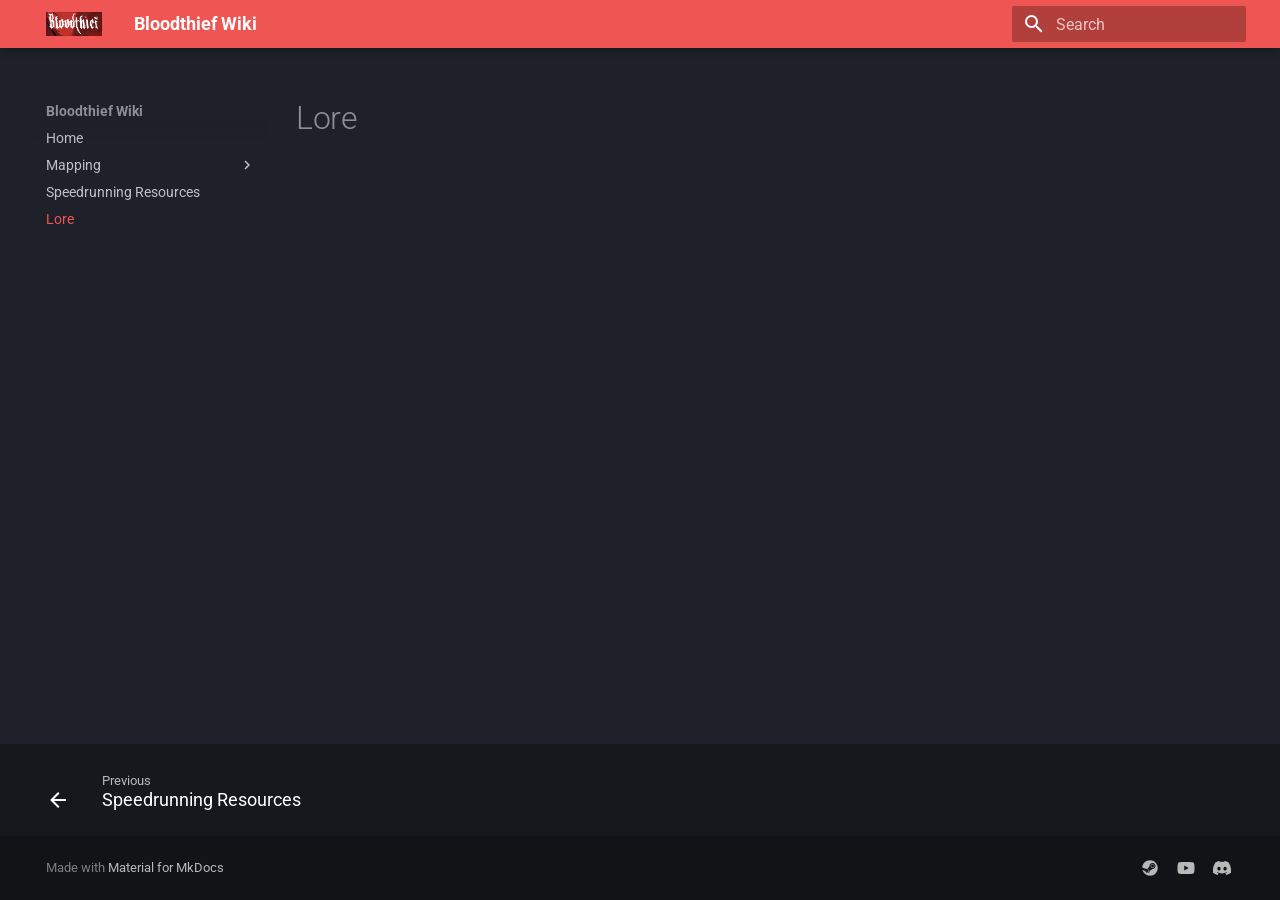
<file: lore/index.html>
<!doctype html>
<html lang="en" class="no-js">
  <head>
    
      <meta charset="utf-8">
      <meta name="viewport" content="width=device-width,initial-scale=1">
      
      
      
        <link rel="canonical" href="http://bloodthiefwiki.pages.dev/lore/">
      
      
        <link rel="prev" href="../speedrunning/">
      
      
      
        
      
      
      <link rel="icon" href="../assets/images/favicon.png">
      <meta name="generator" content="mkdocs-1.6.1, mkdocs-material-9.7.0">
    
    
      
        <title>Lore - Bloodthief Wiki</title>
      
    
    
      <link rel="stylesheet" href="../assets/stylesheets/main.618322db.min.css">
      
        
        <link rel="stylesheet" href="../assets/stylesheets/palette.ab4e12ef.min.css">
      
      


    
    
      
    
    
      
        
        
        <link rel="preconnect" href="https://fonts.gstatic.com" crossorigin>
        <link rel="stylesheet" href="https://fonts.googleapis.com/css?family=Roboto:300,300i,400,400i,700,700i%7CRoboto+Mono:400,400i,700,700i&display=fallback">
        <style>:root{--md-text-font:"Roboto";--md-code-font:"Roboto Mono"}</style>
      
    
    
    <script>__md_scope=new URL("..",location),__md_hash=e=>[...e].reduce(((e,_)=>(e<<5)-e+_.charCodeAt(0)),0),__md_get=(e,_=localStorage,t=__md_scope)=>JSON.parse(_.getItem(t.pathname+"."+e)),__md_set=(e,_,t=localStorage,a=__md_scope)=>{try{t.setItem(a.pathname+"."+e,JSON.stringify(_))}catch(e){}}</script>
    
      

    
    
  </head>
  
  
    
    
    
    
    
    <body dir="ltr" data-md-color-scheme="slate" data-md-color-primary="red" data-md-color-accent="orange">
  
    
    <input class="md-toggle" data-md-toggle="drawer" type="checkbox" id="__drawer" autocomplete="off">
    <input class="md-toggle" data-md-toggle="search" type="checkbox" id="__search" autocomplete="off">
    <label class="md-overlay" for="__drawer"></label>
    <div data-md-component="skip">
      
        
        <a href="#lore" class="md-skip">
          Skip to content
        </a>
      
    </div>
    <div data-md-component="announce">
      
    </div>
    
    
      

  

<header class="md-header md-header--shadow" data-md-component="header">
  <nav class="md-header__inner md-grid" aria-label="Header">
    <a href=".." title="Bloodthief Wiki" class="md-header__button md-logo" aria-label="Bloodthief Wiki" data-md-component="logo">
      
  <img src="../assets/logo.png" alt="logo">

    </a>
    <label class="md-header__button md-icon" for="__drawer">
      
      <svg xmlns="http://www.w3.org/2000/svg" viewBox="0 0 24 24"><path d="M3 6h18v2H3zm0 5h18v2H3zm0 5h18v2H3z"/></svg>
    </label>
    <div class="md-header__title" data-md-component="header-title">
      <div class="md-header__ellipsis">
        <div class="md-header__topic">
          <span class="md-ellipsis">
            Bloodthief Wiki
          </span>
        </div>
        <div class="md-header__topic" data-md-component="header-topic">
          <span class="md-ellipsis">
            
              Lore
            
          </span>
        </div>
      </div>
    </div>
    
      
    
    
    
    
      
      
        <label class="md-header__button md-icon" for="__search">
          
          <svg xmlns="http://www.w3.org/2000/svg" viewBox="0 0 24 24"><path d="M9.5 3A6.5 6.5 0 0 1 16 9.5c0 1.61-.59 3.09-1.56 4.23l.27.27h.79l5 5-1.5 1.5-5-5v-.79l-.27-.27A6.52 6.52 0 0 1 9.5 16 6.5 6.5 0 0 1 3 9.5 6.5 6.5 0 0 1 9.5 3m0 2C7 5 5 7 5 9.5S7 14 9.5 14 14 12 14 9.5 12 5 9.5 5"/></svg>
        </label>
        <div class="md-search" data-md-component="search" role="dialog">
  <label class="md-search__overlay" for="__search"></label>
  <div class="md-search__inner" role="search">
    <form class="md-search__form" name="search">
      <input type="text" class="md-search__input" name="query" aria-label="Search" placeholder="Search" autocapitalize="off" autocorrect="off" autocomplete="off" spellcheck="false" data-md-component="search-query" required>
      <label class="md-search__icon md-icon" for="__search">
        
        <svg xmlns="http://www.w3.org/2000/svg" viewBox="0 0 24 24"><path d="M9.5 3A6.5 6.5 0 0 1 16 9.5c0 1.61-.59 3.09-1.56 4.23l.27.27h.79l5 5-1.5 1.5-5-5v-.79l-.27-.27A6.52 6.52 0 0 1 9.5 16 6.5 6.5 0 0 1 3 9.5 6.5 6.5 0 0 1 9.5 3m0 2C7 5 5 7 5 9.5S7 14 9.5 14 14 12 14 9.5 12 5 9.5 5"/></svg>
        
        <svg xmlns="http://www.w3.org/2000/svg" viewBox="0 0 24 24"><path d="M20 11v2H8l5.5 5.5-1.42 1.42L4.16 12l7.92-7.92L13.5 5.5 8 11z"/></svg>
      </label>
      <nav class="md-search__options" aria-label="Search">
        
        <button type="reset" class="md-search__icon md-icon" title="Clear" aria-label="Clear" tabindex="-1">
          
          <svg xmlns="http://www.w3.org/2000/svg" viewBox="0 0 24 24"><path d="M19 6.41 17.59 5 12 10.59 6.41 5 5 6.41 10.59 12 5 17.59 6.41 19 12 13.41 17.59 19 19 17.59 13.41 12z"/></svg>
        </button>
      </nav>
      
    </form>
    <div class="md-search__output">
      <div class="md-search__scrollwrap" tabindex="0" data-md-scrollfix>
        <div class="md-search-result" data-md-component="search-result">
          <div class="md-search-result__meta">
            Initializing search
          </div>
          <ol class="md-search-result__list" role="presentation"></ol>
        </div>
      </div>
    </div>
  </div>
</div>
      
    
    
  </nav>
  
</header>
    
    <div class="md-container" data-md-component="container">
      
      
        
          
        
      
      <main class="md-main" data-md-component="main">
        <div class="md-main__inner md-grid">
          
            
              
              <div class="md-sidebar md-sidebar--primary" data-md-component="sidebar" data-md-type="navigation" >
                <div class="md-sidebar__scrollwrap">
                  <div class="md-sidebar__inner">
                    



<nav class="md-nav md-nav--primary" aria-label="Navigation" data-md-level="0">
  <label class="md-nav__title" for="__drawer">
    <a href=".." title="Bloodthief Wiki" class="md-nav__button md-logo" aria-label="Bloodthief Wiki" data-md-component="logo">
      
  <img src="../assets/logo.png" alt="logo">

    </a>
    Bloodthief Wiki
  </label>
  
  <ul class="md-nav__list" data-md-scrollfix>
    
      
      
  
  
  
  
    <li class="md-nav__item">
      <a href=".." class="md-nav__link">
        
  
  
  <span class="md-ellipsis">
    
  
    Home
  

    
  </span>
  
  

      </a>
    </li>
  

    
      
      
  
  
  
  
    
    
    
    
    
    <li class="md-nav__item md-nav__item--nested">
      
        
        
        <input class="md-nav__toggle md-toggle " type="checkbox" id="__nav_2" >
        
          
          <label class="md-nav__link" for="__nav_2" id="__nav_2_label" tabindex="0">
            
  
  
  <span class="md-ellipsis">
    
  
    Mapping
  

    
  </span>
  
  

            <span class="md-nav__icon md-icon"></span>
          </label>
        
        <nav class="md-nav" data-md-level="1" aria-labelledby="__nav_2_label" aria-expanded="false">
          <label class="md-nav__title" for="__nav_2">
            <span class="md-nav__icon md-icon"></span>
            
  
    Mapping
  

          </label>
          <ul class="md-nav__list" data-md-scrollfix>
            
              
                
  
  
  
  
    <li class="md-nav__item">
      <a href="../mapping-guide/" class="md-nav__link">
        
  
  
  <span class="md-ellipsis">
    
  
    Mapping Guide
  

    
  </span>
  
  

      </a>
    </li>
  

              
            
              
                
  
  
  
  
    <li class="md-nav__item">
      <a href="../entity-reference/" class="md-nav__link">
        
  
  
  <span class="md-ellipsis">
    
  
    Entity Reference
  

    
  </span>
  
  

      </a>
    </li>
  

              
            
          </ul>
        </nav>
      
    </li>
  

    
      
      
  
  
  
  
    <li class="md-nav__item">
      <a href="../speedrunning/" class="md-nav__link">
        
  
  
  <span class="md-ellipsis">
    
  
    Speedrunning Resources
  

    
  </span>
  
  

      </a>
    </li>
  

    
      
      
  
  
    
  
  
  
    <li class="md-nav__item md-nav__item--active">
      
      <input class="md-nav__toggle md-toggle" type="checkbox" id="__toc">
      
      
        
      
      
      <a href="./" class="md-nav__link md-nav__link--active">
        
  
  
  <span class="md-ellipsis">
    
  
    Lore
  

    
  </span>
  
  

      </a>
      
    </li>
  

    
  </ul>
</nav>
                  </div>
                </div>
              </div>
            
            
              
              <div class="md-sidebar md-sidebar--secondary" data-md-component="sidebar" data-md-type="toc" >
                <div class="md-sidebar__scrollwrap">
                  <div class="md-sidebar__inner">
                    

<nav class="md-nav md-nav--secondary" aria-label="Table of contents">
  
  
  
    
  
  
</nav>
                  </div>
                </div>
              </div>
            
          
          
            <div class="md-content" data-md-component="content">
              
              <article class="md-content__inner md-typeset">
                
                  



<h1 id="lore">Lore</h1>












                
              </article>
            </div>
          
          
<script>var target=document.getElementById(location.hash.slice(1));target&&target.name&&(target.checked=target.name.startsWith("__tabbed_"))</script>
        </div>
        
      </main>
      
        <footer class="md-footer">
  
    
      
      <nav class="md-footer__inner md-grid" aria-label="Footer" >
        
          
          <a href="../speedrunning/" class="md-footer__link md-footer__link--prev" aria-label="Previous: Speedrunning Resources">
            <div class="md-footer__button md-icon">
              
              <svg xmlns="http://www.w3.org/2000/svg" viewBox="0 0 24 24"><path d="M20 11v2H8l5.5 5.5-1.42 1.42L4.16 12l7.92-7.92L13.5 5.5 8 11z"/></svg>
            </div>
            <div class="md-footer__title">
              <span class="md-footer__direction">
                Previous
              </span>
              <div class="md-ellipsis">
                Speedrunning Resources
              </div>
            </div>
          </a>
        
        
      </nav>
    
  
  <div class="md-footer-meta md-typeset">
    <div class="md-footer-meta__inner md-grid">
      <div class="md-copyright">
  
  
    Made with
    <a href="https://squidfunk.github.io/mkdocs-material/" target="_blank" rel="noopener">
      Material for MkDocs
    </a>
  
</div>
      
        
<div class="md-social">
  
    
    
    
    
      
      
    
    <a href="https://store.steampowered.com/app/2533600/Bloodthief/" target="_blank" rel="noopener" title="store.steampowered.com" class="md-social__link">
      <svg xmlns="http://www.w3.org/2000/svg" viewBox="0 0 512 512"><!--! Font Awesome Free 7.1.0 by @fontawesome - https://fontawesome.com License - https://fontawesome.com/license/free (Icons: CC BY 4.0, Fonts: SIL OFL 1.1, Code: MIT License) Copyright 2025 Fonticons, Inc.--><path d="M504 256c0 137-111.2 248-248.4 248-113.8 0-209.6-76.3-239-180.4l95.2 39.3c6.4 32.1 34.9 56.4 68.9 56.4 39.2 0 71.9-32.4 70.2-73.5l84.5-60.2c52.1 1.3 95.8-40.9 95.8-93.5 0-51.6-42-93.5-93.7-93.5s-93.7 42-93.7 93.5v1.2L184.6 279c-15.5-.9-30.7 3.4-43.5 12.1L8 236.1C18.2 108.4 125.1 8 255.6 8 392.8 8 504 119 504 256M163.7 384.3l-30.5-12.6c5.6 11.6 15.3 20.8 27.2 25.8 26.9 11.2 57.8-1.6 69-28.4 5.4-13 5.5-27.3.1-40.3S214 305.6 201 300.2c-12.9-5.4-26.7-5.2-38.9-.6l31.5 13c19.8 8.2 29.2 30.9 20.9 50.7-8.3 19.9-31 29.2-50.8 21m173.8-254.5a62.3 62.3 0 1 1 0 124.6 62.3 62.3 0 1 1 0-124.6m.1 109a46.8 46.8 0 1 0 0-93.6 46.8 46.8 0 1 0 0 93.6"/></svg>
    </a>
  
    
    
    
    
      
      
    
    <a href="https://www.youtube.com/@Blargis3d" target="_blank" rel="noopener" title="www.youtube.com" class="md-social__link">
      <svg xmlns="http://www.w3.org/2000/svg" viewBox="0 0 576 512"><!--! Font Awesome Free 7.1.0 by @fontawesome - https://fontawesome.com License - https://fontawesome.com/license/free (Icons: CC BY 4.0, Fonts: SIL OFL 1.1, Code: MIT License) Copyright 2025 Fonticons, Inc.--><path d="M549.7 124.1c-6.2-23.7-24.8-42.3-48.3-48.6C458.9 64 288.1 64 288.1 64S117.3 64 74.7 75.5c-23.5 6.3-42 24.9-48.3 48.6C15 167 15 256.4 15 256.4s0 89.4 11.4 132.3c6.3 23.6 24.8 41.5 48.3 47.8C117.3 448 288.1 448 288.1 448s170.8 0 213.4-11.5c23.5-6.3 42-24.2 48.3-47.8 11.4-42.9 11.4-132.3 11.4-132.3s0-89.4-11.4-132.3zM232.2 337.6V175.2l142.7 81.2z"/></svg>
    </a>
  
    
    
    
    
    <a href="" target="_blank" rel="noopener" title="" class="md-social__link">
      <svg xmlns="http://www.w3.org/2000/svg" viewBox="0 0 576 512"><!--! Font Awesome Free 7.1.0 by @fontawesome - https://fontawesome.com License - https://fontawesome.com/license/free (Icons: CC BY 4.0, Fonts: SIL OFL 1.1, Code: MIT License) Copyright 2025 Fonticons, Inc.--><path d="M492.5 69.8c-.2-.3-.4-.6-.8-.7-38.1-17.5-78.4-30-119.7-37.1-.4-.1-.8 0-1.1.1s-.6.4-.8.8c-5.5 9.9-10.5 20.2-14.9 30.6-44.6-6.8-89.9-6.8-134.4 0-4.5-10.5-9.5-20.7-15.1-30.6-.2-.3-.5-.6-.8-.8s-.7-.2-1.1-.2C162.5 39 122.2 51.5 84.1 69c-.3.1-.6.4-.8.7C7.1 183.5-13.8 294.6-3.6 404.2c0 .3.1.5.2.8s.3.4.5.6c44.4 32.9 94 58 146.8 74.2.4.1.8.1 1.1 0s.7-.4.9-.7c11.3-15.4 21.4-31.8 30-48.8.1-.2.2-.5.2-.8s0-.5-.1-.8-.2-.5-.4-.6-.4-.3-.7-.4c-15.8-6.1-31.2-13.4-45.9-21.9-.3-.2-.5-.4-.7-.6s-.3-.6-.3-.9 0-.6.2-.9.3-.5.6-.7c3.1-2.3 6.2-4.7 9.1-7.1.3-.2.6-.4.9-.4s.7 0 1 .1c96.2 43.9 200.4 43.9 295.5 0 .3-.1.7-.2 1-.2s.7.2.9.4c2.9 2.4 6 4.9 9.1 7.2.2.2.4.4.6.7s.2.6.2.9-.1.6-.3.9-.4.5-.6.6c-14.7 8.6-30 15.9-45.9 21.8-.2.1-.5.2-.7.4s-.3.4-.4.7-.1.5-.1.8.1.5.2.8c8.8 17 18.8 33.3 30 48.8.2.3.6.6.9.7s.8.1 1.1 0c52.9-16.2 102.6-41.3 147.1-74.2.2-.2.4-.4.5-.6s.2-.5.2-.8c12.3-126.8-20.5-236.9-86.9-334.5zm-302 267.7c-29 0-52.8-26.6-52.8-59.2s23.4-59.2 52.8-59.2c29.7 0 53.3 26.8 52.8 59.2 0 32.7-23.4 59.2-52.8 59.2m195.4 0c-29 0-52.8-26.6-52.8-59.2s23.4-59.2 52.8-59.2c29.7 0 53.3 26.8 52.8 59.2 0 32.7-23.2 59.2-52.8 59.2"/></svg>
    </a>
  
</div>
      
    </div>
  </div>
</footer>
      
    </div>
    <div class="md-dialog" data-md-component="dialog">
      <div class="md-dialog__inner md-typeset"></div>
    </div>
    
    
    
      
      
      <script id="__config" type="application/json">{"annotate": null, "base": "..", "features": ["navigation.footer"], "search": "../assets/javascripts/workers/search.7a47a382.min.js", "tags": null, "translations": {"clipboard.copied": "Copied to clipboard", "clipboard.copy": "Copy to clipboard", "search.result.more.one": "1 more on this page", "search.result.more.other": "# more on this page", "search.result.none": "No matching documents", "search.result.one": "1 matching document", "search.result.other": "# matching documents", "search.result.placeholder": "Type to start searching", "search.result.term.missing": "Missing", "select.version": "Select version"}, "version": null}</script>
    
    
      <script src="../assets/javascripts/bundle.e71a0d61.min.js"></script>
      
    
  </body>
</html>
</file>
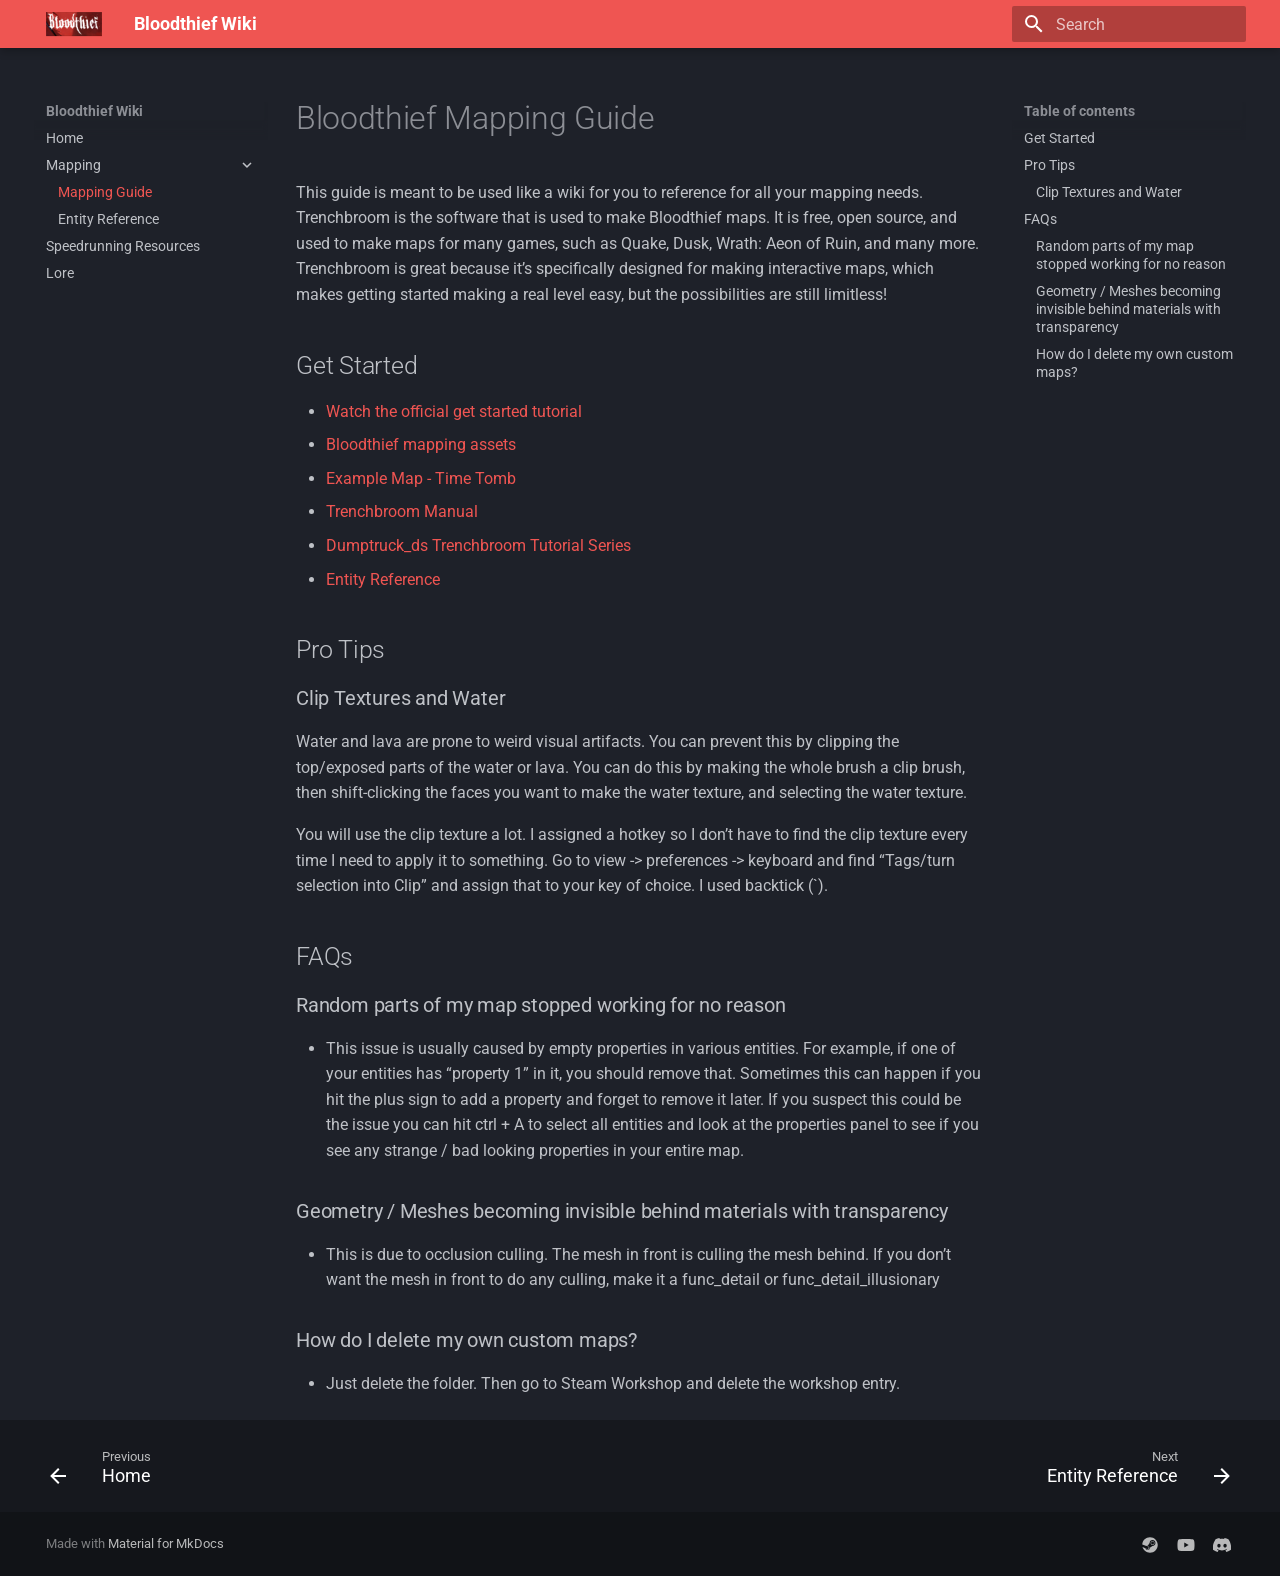
<file: mapping-guide/index.html>
<!doctype html>
<html lang="en" class="no-js">
  <head>
    
      <meta charset="utf-8">
      <meta name="viewport" content="width=device-width,initial-scale=1">
      
      
      
        <link rel="canonical" href="http://bloodthiefwiki.pages.dev/mapping-guide/">
      
      
        <link rel="prev" href="..">
      
      
        <link rel="next" href="../entity-reference/">
      
      
        
      
      
      <link rel="icon" href="../assets/images/favicon.png">
      <meta name="generator" content="mkdocs-1.6.1, mkdocs-material-9.7.0">
    
    
      
        <title>Mapping Guide - Bloodthief Wiki</title>
      
    
    
      <link rel="stylesheet" href="../assets/stylesheets/main.618322db.min.css">
      
        
        <link rel="stylesheet" href="../assets/stylesheets/palette.ab4e12ef.min.css">
      
      


    
    
      
    
    
      
        
        
        <link rel="preconnect" href="https://fonts.gstatic.com" crossorigin>
        <link rel="stylesheet" href="https://fonts.googleapis.com/css?family=Roboto:300,300i,400,400i,700,700i%7CRoboto+Mono:400,400i,700,700i&display=fallback">
        <style>:root{--md-text-font:"Roboto";--md-code-font:"Roboto Mono"}</style>
      
    
    
    <script>__md_scope=new URL("..",location),__md_hash=e=>[...e].reduce(((e,_)=>(e<<5)-e+_.charCodeAt(0)),0),__md_get=(e,_=localStorage,t=__md_scope)=>JSON.parse(_.getItem(t.pathname+"."+e)),__md_set=(e,_,t=localStorage,a=__md_scope)=>{try{t.setItem(a.pathname+"."+e,JSON.stringify(_))}catch(e){}}</script>
    
      

    
    
  </head>
  
  
    
    
    
    
    
    <body dir="ltr" data-md-color-scheme="slate" data-md-color-primary="red" data-md-color-accent="orange">
  
    
    <input class="md-toggle" data-md-toggle="drawer" type="checkbox" id="__drawer" autocomplete="off">
    <input class="md-toggle" data-md-toggle="search" type="checkbox" id="__search" autocomplete="off">
    <label class="md-overlay" for="__drawer"></label>
    <div data-md-component="skip">
      
        
        <a href="#bloodthief-mapping-guide" class="md-skip">
          Skip to content
        </a>
      
    </div>
    <div data-md-component="announce">
      
    </div>
    
    
      

  

<header class="md-header md-header--shadow" data-md-component="header">
  <nav class="md-header__inner md-grid" aria-label="Header">
    <a href=".." title="Bloodthief Wiki" class="md-header__button md-logo" aria-label="Bloodthief Wiki" data-md-component="logo">
      
  <img src="../assets/logo.png" alt="logo">

    </a>
    <label class="md-header__button md-icon" for="__drawer">
      
      <svg xmlns="http://www.w3.org/2000/svg" viewBox="0 0 24 24"><path d="M3 6h18v2H3zm0 5h18v2H3zm0 5h18v2H3z"/></svg>
    </label>
    <div class="md-header__title" data-md-component="header-title">
      <div class="md-header__ellipsis">
        <div class="md-header__topic">
          <span class="md-ellipsis">
            Bloodthief Wiki
          </span>
        </div>
        <div class="md-header__topic" data-md-component="header-topic">
          <span class="md-ellipsis">
            
              Mapping Guide
            
          </span>
        </div>
      </div>
    </div>
    
      
    
    
    
    
      
      
        <label class="md-header__button md-icon" for="__search">
          
          <svg xmlns="http://www.w3.org/2000/svg" viewBox="0 0 24 24"><path d="M9.5 3A6.5 6.5 0 0 1 16 9.5c0 1.61-.59 3.09-1.56 4.23l.27.27h.79l5 5-1.5 1.5-5-5v-.79l-.27-.27A6.52 6.52 0 0 1 9.5 16 6.5 6.5 0 0 1 3 9.5 6.5 6.5 0 0 1 9.5 3m0 2C7 5 5 7 5 9.5S7 14 9.5 14 14 12 14 9.5 12 5 9.5 5"/></svg>
        </label>
        <div class="md-search" data-md-component="search" role="dialog">
  <label class="md-search__overlay" for="__search"></label>
  <div class="md-search__inner" role="search">
    <form class="md-search__form" name="search">
      <input type="text" class="md-search__input" name="query" aria-label="Search" placeholder="Search" autocapitalize="off" autocorrect="off" autocomplete="off" spellcheck="false" data-md-component="search-query" required>
      <label class="md-search__icon md-icon" for="__search">
        
        <svg xmlns="http://www.w3.org/2000/svg" viewBox="0 0 24 24"><path d="M9.5 3A6.5 6.5 0 0 1 16 9.5c0 1.61-.59 3.09-1.56 4.23l.27.27h.79l5 5-1.5 1.5-5-5v-.79l-.27-.27A6.52 6.52 0 0 1 9.5 16 6.5 6.5 0 0 1 3 9.5 6.5 6.5 0 0 1 9.5 3m0 2C7 5 5 7 5 9.5S7 14 9.5 14 14 12 14 9.5 12 5 9.5 5"/></svg>
        
        <svg xmlns="http://www.w3.org/2000/svg" viewBox="0 0 24 24"><path d="M20 11v2H8l5.5 5.5-1.42 1.42L4.16 12l7.92-7.92L13.5 5.5 8 11z"/></svg>
      </label>
      <nav class="md-search__options" aria-label="Search">
        
        <button type="reset" class="md-search__icon md-icon" title="Clear" aria-label="Clear" tabindex="-1">
          
          <svg xmlns="http://www.w3.org/2000/svg" viewBox="0 0 24 24"><path d="M19 6.41 17.59 5 12 10.59 6.41 5 5 6.41 10.59 12 5 17.59 6.41 19 12 13.41 17.59 19 19 17.59 13.41 12z"/></svg>
        </button>
      </nav>
      
    </form>
    <div class="md-search__output">
      <div class="md-search__scrollwrap" tabindex="0" data-md-scrollfix>
        <div class="md-search-result" data-md-component="search-result">
          <div class="md-search-result__meta">
            Initializing search
          </div>
          <ol class="md-search-result__list" role="presentation"></ol>
        </div>
      </div>
    </div>
  </div>
</div>
      
    
    
  </nav>
  
</header>
    
    <div class="md-container" data-md-component="container">
      
      
        
          
        
      
      <main class="md-main" data-md-component="main">
        <div class="md-main__inner md-grid">
          
            
              
              <div class="md-sidebar md-sidebar--primary" data-md-component="sidebar" data-md-type="navigation" >
                <div class="md-sidebar__scrollwrap">
                  <div class="md-sidebar__inner">
                    



<nav class="md-nav md-nav--primary" aria-label="Navigation" data-md-level="0">
  <label class="md-nav__title" for="__drawer">
    <a href=".." title="Bloodthief Wiki" class="md-nav__button md-logo" aria-label="Bloodthief Wiki" data-md-component="logo">
      
  <img src="../assets/logo.png" alt="logo">

    </a>
    Bloodthief Wiki
  </label>
  
  <ul class="md-nav__list" data-md-scrollfix>
    
      
      
  
  
  
  
    <li class="md-nav__item">
      <a href=".." class="md-nav__link">
        
  
  
  <span class="md-ellipsis">
    
  
    Home
  

    
  </span>
  
  

      </a>
    </li>
  

    
      
      
  
  
    
  
  
  
    
    
    
    
    
    <li class="md-nav__item md-nav__item--active md-nav__item--nested">
      
        
        
        <input class="md-nav__toggle md-toggle " type="checkbox" id="__nav_2" checked>
        
          
          <label class="md-nav__link" for="__nav_2" id="__nav_2_label" tabindex="0">
            
  
  
  <span class="md-ellipsis">
    
  
    Mapping
  

    
  </span>
  
  

            <span class="md-nav__icon md-icon"></span>
          </label>
        
        <nav class="md-nav" data-md-level="1" aria-labelledby="__nav_2_label" aria-expanded="true">
          <label class="md-nav__title" for="__nav_2">
            <span class="md-nav__icon md-icon"></span>
            
  
    Mapping
  

          </label>
          <ul class="md-nav__list" data-md-scrollfix>
            
              
                
  
  
    
  
  
  
    <li class="md-nav__item md-nav__item--active">
      
      <input class="md-nav__toggle md-toggle" type="checkbox" id="__toc">
      
      
        
      
      
        <label class="md-nav__link md-nav__link--active" for="__toc">
          
  
  
  <span class="md-ellipsis">
    
  
    Mapping Guide
  

    
  </span>
  
  

          <span class="md-nav__icon md-icon"></span>
        </label>
      
      <a href="./" class="md-nav__link md-nav__link--active">
        
  
  
  <span class="md-ellipsis">
    
  
    Mapping Guide
  

    
  </span>
  
  

      </a>
      
        

<nav class="md-nav md-nav--secondary" aria-label="Table of contents">
  
  
  
    
  
  
    <label class="md-nav__title" for="__toc">
      <span class="md-nav__icon md-icon"></span>
      Table of contents
    </label>
    <ul class="md-nav__list" data-md-component="toc" data-md-scrollfix>
      
        <li class="md-nav__item">
  <a href="#get-started" class="md-nav__link">
    <span class="md-ellipsis">
      
        Get Started
      
    </span>
  </a>
  
</li>
      
        <li class="md-nav__item">
  <a href="#pro-tips" class="md-nav__link">
    <span class="md-ellipsis">
      
        Pro Tips
      
    </span>
  </a>
  
    <nav class="md-nav" aria-label="Pro Tips">
      <ul class="md-nav__list">
        
          <li class="md-nav__item">
  <a href="#clip-textures-and-water" class="md-nav__link">
    <span class="md-ellipsis">
      
        Clip Textures and Water
      
    </span>
  </a>
  
</li>
        
      </ul>
    </nav>
  
</li>
      
        <li class="md-nav__item">
  <a href="#faqs" class="md-nav__link">
    <span class="md-ellipsis">
      
        FAQs
      
    </span>
  </a>
  
    <nav class="md-nav" aria-label="FAQs">
      <ul class="md-nav__list">
        
          <li class="md-nav__item">
  <a href="#random-parts-of-my-map-stopped-working-for-no-reason" class="md-nav__link">
    <span class="md-ellipsis">
      
        Random parts of my map stopped working for no reason
      
    </span>
  </a>
  
</li>
        
          <li class="md-nav__item">
  <a href="#geometry-meshes-becoming-invisible-behind-materials-with-transparency" class="md-nav__link">
    <span class="md-ellipsis">
      
        Geometry / Meshes becoming invisible behind materials with transparency
      
    </span>
  </a>
  
</li>
        
          <li class="md-nav__item">
  <a href="#how-do-i-delete-my-own-custom-maps" class="md-nav__link">
    <span class="md-ellipsis">
      
        How do I delete my own custom maps?
      
    </span>
  </a>
  
</li>
        
      </ul>
    </nav>
  
</li>
      
    </ul>
  
</nav>
      
    </li>
  

              
            
              
                
  
  
  
  
    <li class="md-nav__item">
      <a href="../entity-reference/" class="md-nav__link">
        
  
  
  <span class="md-ellipsis">
    
  
    Entity Reference
  

    
  </span>
  
  

      </a>
    </li>
  

              
            
          </ul>
        </nav>
      
    </li>
  

    
      
      
  
  
  
  
    <li class="md-nav__item">
      <a href="../speedrunning/" class="md-nav__link">
        
  
  
  <span class="md-ellipsis">
    
  
    Speedrunning Resources
  

    
  </span>
  
  

      </a>
    </li>
  

    
      
      
  
  
  
  
    <li class="md-nav__item">
      <a href="../lore/" class="md-nav__link">
        
  
  
  <span class="md-ellipsis">
    
  
    Lore
  

    
  </span>
  
  

      </a>
    </li>
  

    
  </ul>
</nav>
                  </div>
                </div>
              </div>
            
            
              
              <div class="md-sidebar md-sidebar--secondary" data-md-component="sidebar" data-md-type="toc" >
                <div class="md-sidebar__scrollwrap">
                  <div class="md-sidebar__inner">
                    

<nav class="md-nav md-nav--secondary" aria-label="Table of contents">
  
  
  
    
  
  
    <label class="md-nav__title" for="__toc">
      <span class="md-nav__icon md-icon"></span>
      Table of contents
    </label>
    <ul class="md-nav__list" data-md-component="toc" data-md-scrollfix>
      
        <li class="md-nav__item">
  <a href="#get-started" class="md-nav__link">
    <span class="md-ellipsis">
      
        Get Started
      
    </span>
  </a>
  
</li>
      
        <li class="md-nav__item">
  <a href="#pro-tips" class="md-nav__link">
    <span class="md-ellipsis">
      
        Pro Tips
      
    </span>
  </a>
  
    <nav class="md-nav" aria-label="Pro Tips">
      <ul class="md-nav__list">
        
          <li class="md-nav__item">
  <a href="#clip-textures-and-water" class="md-nav__link">
    <span class="md-ellipsis">
      
        Clip Textures and Water
      
    </span>
  </a>
  
</li>
        
      </ul>
    </nav>
  
</li>
      
        <li class="md-nav__item">
  <a href="#faqs" class="md-nav__link">
    <span class="md-ellipsis">
      
        FAQs
      
    </span>
  </a>
  
    <nav class="md-nav" aria-label="FAQs">
      <ul class="md-nav__list">
        
          <li class="md-nav__item">
  <a href="#random-parts-of-my-map-stopped-working-for-no-reason" class="md-nav__link">
    <span class="md-ellipsis">
      
        Random parts of my map stopped working for no reason
      
    </span>
  </a>
  
</li>
        
          <li class="md-nav__item">
  <a href="#geometry-meshes-becoming-invisible-behind-materials-with-transparency" class="md-nav__link">
    <span class="md-ellipsis">
      
        Geometry / Meshes becoming invisible behind materials with transparency
      
    </span>
  </a>
  
</li>
        
          <li class="md-nav__item">
  <a href="#how-do-i-delete-my-own-custom-maps" class="md-nav__link">
    <span class="md-ellipsis">
      
        How do I delete my own custom maps?
      
    </span>
  </a>
  
</li>
        
      </ul>
    </nav>
  
</li>
      
    </ul>
  
</nav>
                  </div>
                </div>
              </div>
            
          
          
            <div class="md-content" data-md-component="content">
              
              <article class="md-content__inner md-typeset">
                
                  



<h1 id="bloodthief-mapping-guide">Bloodthief Mapping Guide</h1>
<p>This guide is meant to be used like a wiki for you to reference for all your mapping needs. Trenchbroom is the software that is used to make Bloodthief maps. It is free, open source, and used to make maps for many games, such as Quake, Dusk, Wrath: Aeon of Ruin, and many more. Trenchbroom is great because it’s specifically designed for making interactive maps, which makes getting started making a real level easy, but the possibilities are still limitless!</p>
<h2 id="get-started">Get Started</h2>
<ul>
<li><a href="https://youtu.be/09mth4fUaH0">Watch the official get started tutorial</a></li>
<li><a href="https://drive.google.com/file/d/1IHrSjtdWp4tyQuInjpUgVuiSBSwXTLnh/view?usp=drive_link">Bloodthief mapping assets</a></li>
<li><a href="https://drive.google.com/file/d/1ug1_SbQ-79RKrOdk9USPT0Q1SCSGNpa7/view?usp=drive_link">Example Map - Time Tomb</a></li>
<li><a href="https://trenchbroom.github.io/manual/latest/">Trenchbroom Manual</a></li>
<li><a href="https://www.youtube.com/watch?v=gONePWocbqA&amp;list=PLgDKRPte5Y0AZ_K_PZbWbgBAEt5xf74aE&amp;index=1">Dumptruck_ds Trenchbroom Tutorial Series</a></li>
<li><a href="/entity-reference">Entity Reference</a></li>
</ul>
<h2 id="pro-tips">Pro Tips</h2>
<h3 id="clip-textures-and-water">Clip Textures and Water</h3>
<p>Water and lava are prone to weird visual artifacts. You can prevent this by clipping the top/exposed parts of the water or lava. You can do this by making the whole brush a clip brush, then shift-clicking the faces you want to make the water texture, and selecting the water texture.</p>
<p>You will use the clip texture a lot. I assigned a hotkey so I don’t have to find the clip texture every time I need to apply it to something. Go to view -&gt; preferences -&gt; keyboard and find “Tags/turn selection into Clip” and assign that to your key of choice. I used backtick (`).</p>
<h2 id="faqs">FAQs</h2>
<h3 id="random-parts-of-my-map-stopped-working-for-no-reason">Random parts of my map stopped working for no reason</h3>
<ul>
<li>This issue is usually caused by empty properties in various entities. For example, if one of your entities has “property 1” in it, you should remove that. Sometimes this can happen if you hit the plus sign to add a property and forget to remove it later. If you suspect this could be the issue you can hit ctrl + A to select all entities and look at the properties panel to see if you see any strange / bad looking properties in your entire map.</li>
</ul>
<h3 id="geometry-meshes-becoming-invisible-behind-materials-with-transparency">Geometry / Meshes becoming invisible behind materials with transparency</h3>
<ul>
<li>This is due to occlusion culling. The mesh in front is culling the mesh behind. If you don’t want the mesh in front to do any culling, make it a func_detail or func_detail_illusionary</li>
</ul>
<h3 id="how-do-i-delete-my-own-custom-maps">How do I delete my own custom maps?</h3>
<ul>
<li>Just delete the folder. Then go to Steam Workshop and delete the workshop entry.</li>
</ul>












                
              </article>
            </div>
          
          
<script>var target=document.getElementById(location.hash.slice(1));target&&target.name&&(target.checked=target.name.startsWith("__tabbed_"))</script>
        </div>
        
      </main>
      
        <footer class="md-footer">
  
    
      
      <nav class="md-footer__inner md-grid" aria-label="Footer" >
        
          
          <a href=".." class="md-footer__link md-footer__link--prev" aria-label="Previous: Home">
            <div class="md-footer__button md-icon">
              
              <svg xmlns="http://www.w3.org/2000/svg" viewBox="0 0 24 24"><path d="M20 11v2H8l5.5 5.5-1.42 1.42L4.16 12l7.92-7.92L13.5 5.5 8 11z"/></svg>
            </div>
            <div class="md-footer__title">
              <span class="md-footer__direction">
                Previous
              </span>
              <div class="md-ellipsis">
                Home
              </div>
            </div>
          </a>
        
        
          
          <a href="../entity-reference/" class="md-footer__link md-footer__link--next" aria-label="Next: Entity Reference">
            <div class="md-footer__title">
              <span class="md-footer__direction">
                Next
              </span>
              <div class="md-ellipsis">
                Entity Reference
              </div>
            </div>
            <div class="md-footer__button md-icon">
              
              <svg xmlns="http://www.w3.org/2000/svg" viewBox="0 0 24 24"><path d="M4 11v2h12l-5.5 5.5 1.42 1.42L19.84 12l-7.92-7.92L10.5 5.5 16 11z"/></svg>
            </div>
          </a>
        
      </nav>
    
  
  <div class="md-footer-meta md-typeset">
    <div class="md-footer-meta__inner md-grid">
      <div class="md-copyright">
  
  
    Made with
    <a href="https://squidfunk.github.io/mkdocs-material/" target="_blank" rel="noopener">
      Material for MkDocs
    </a>
  
</div>
      
        
<div class="md-social">
  
    
    
    
    
      
      
    
    <a href="https://store.steampowered.com/app/2533600/Bloodthief/" target="_blank" rel="noopener" title="store.steampowered.com" class="md-social__link">
      <svg xmlns="http://www.w3.org/2000/svg" viewBox="0 0 512 512"><!--! Font Awesome Free 7.1.0 by @fontawesome - https://fontawesome.com License - https://fontawesome.com/license/free (Icons: CC BY 4.0, Fonts: SIL OFL 1.1, Code: MIT License) Copyright 2025 Fonticons, Inc.--><path d="M504 256c0 137-111.2 248-248.4 248-113.8 0-209.6-76.3-239-180.4l95.2 39.3c6.4 32.1 34.9 56.4 68.9 56.4 39.2 0 71.9-32.4 70.2-73.5l84.5-60.2c52.1 1.3 95.8-40.9 95.8-93.5 0-51.6-42-93.5-93.7-93.5s-93.7 42-93.7 93.5v1.2L184.6 279c-15.5-.9-30.7 3.4-43.5 12.1L8 236.1C18.2 108.4 125.1 8 255.6 8 392.8 8 504 119 504 256M163.7 384.3l-30.5-12.6c5.6 11.6 15.3 20.8 27.2 25.8 26.9 11.2 57.8-1.6 69-28.4 5.4-13 5.5-27.3.1-40.3S214 305.6 201 300.2c-12.9-5.4-26.7-5.2-38.9-.6l31.5 13c19.8 8.2 29.2 30.9 20.9 50.7-8.3 19.9-31 29.2-50.8 21m173.8-254.5a62.3 62.3 0 1 1 0 124.6 62.3 62.3 0 1 1 0-124.6m.1 109a46.8 46.8 0 1 0 0-93.6 46.8 46.8 0 1 0 0 93.6"/></svg>
    </a>
  
    
    
    
    
      
      
    
    <a href="https://www.youtube.com/@Blargis3d" target="_blank" rel="noopener" title="www.youtube.com" class="md-social__link">
      <svg xmlns="http://www.w3.org/2000/svg" viewBox="0 0 576 512"><!--! Font Awesome Free 7.1.0 by @fontawesome - https://fontawesome.com License - https://fontawesome.com/license/free (Icons: CC BY 4.0, Fonts: SIL OFL 1.1, Code: MIT License) Copyright 2025 Fonticons, Inc.--><path d="M549.7 124.1c-6.2-23.7-24.8-42.3-48.3-48.6C458.9 64 288.1 64 288.1 64S117.3 64 74.7 75.5c-23.5 6.3-42 24.9-48.3 48.6C15 167 15 256.4 15 256.4s0 89.4 11.4 132.3c6.3 23.6 24.8 41.5 48.3 47.8C117.3 448 288.1 448 288.1 448s170.8 0 213.4-11.5c23.5-6.3 42-24.2 48.3-47.8 11.4-42.9 11.4-132.3 11.4-132.3s0-89.4-11.4-132.3zM232.2 337.6V175.2l142.7 81.2z"/></svg>
    </a>
  
    
    
    
    
    <a href="" target="_blank" rel="noopener" title="" class="md-social__link">
      <svg xmlns="http://www.w3.org/2000/svg" viewBox="0 0 576 512"><!--! Font Awesome Free 7.1.0 by @fontawesome - https://fontawesome.com License - https://fontawesome.com/license/free (Icons: CC BY 4.0, Fonts: SIL OFL 1.1, Code: MIT License) Copyright 2025 Fonticons, Inc.--><path d="M492.5 69.8c-.2-.3-.4-.6-.8-.7-38.1-17.5-78.4-30-119.7-37.1-.4-.1-.8 0-1.1.1s-.6.4-.8.8c-5.5 9.9-10.5 20.2-14.9 30.6-44.6-6.8-89.9-6.8-134.4 0-4.5-10.5-9.5-20.7-15.1-30.6-.2-.3-.5-.6-.8-.8s-.7-.2-1.1-.2C162.5 39 122.2 51.5 84.1 69c-.3.1-.6.4-.8.7C7.1 183.5-13.8 294.6-3.6 404.2c0 .3.1.5.2.8s.3.4.5.6c44.4 32.9 94 58 146.8 74.2.4.1.8.1 1.1 0s.7-.4.9-.7c11.3-15.4 21.4-31.8 30-48.8.1-.2.2-.5.2-.8s0-.5-.1-.8-.2-.5-.4-.6-.4-.3-.7-.4c-15.8-6.1-31.2-13.4-45.9-21.9-.3-.2-.5-.4-.7-.6s-.3-.6-.3-.9 0-.6.2-.9.3-.5.6-.7c3.1-2.3 6.2-4.7 9.1-7.1.3-.2.6-.4.9-.4s.7 0 1 .1c96.2 43.9 200.4 43.9 295.5 0 .3-.1.7-.2 1-.2s.7.2.9.4c2.9 2.4 6 4.9 9.1 7.2.2.2.4.4.6.7s.2.6.2.9-.1.6-.3.9-.4.5-.6.6c-14.7 8.6-30 15.9-45.9 21.8-.2.1-.5.2-.7.4s-.3.4-.4.7-.1.5-.1.8.1.5.2.8c8.8 17 18.8 33.3 30 48.8.2.3.6.6.9.7s.8.1 1.1 0c52.9-16.2 102.6-41.3 147.1-74.2.2-.2.4-.4.5-.6s.2-.5.2-.8c12.3-126.8-20.5-236.9-86.9-334.5zm-302 267.7c-29 0-52.8-26.6-52.8-59.2s23.4-59.2 52.8-59.2c29.7 0 53.3 26.8 52.8 59.2 0 32.7-23.4 59.2-52.8 59.2m195.4 0c-29 0-52.8-26.6-52.8-59.2s23.4-59.2 52.8-59.2c29.7 0 53.3 26.8 52.8 59.2 0 32.7-23.2 59.2-52.8 59.2"/></svg>
    </a>
  
</div>
      
    </div>
  </div>
</footer>
      
    </div>
    <div class="md-dialog" data-md-component="dialog">
      <div class="md-dialog__inner md-typeset"></div>
    </div>
    
    
    
      
      
      <script id="__config" type="application/json">{"annotate": null, "base": "..", "features": ["navigation.footer"], "search": "../assets/javascripts/workers/search.7a47a382.min.js", "tags": null, "translations": {"clipboard.copied": "Copied to clipboard", "clipboard.copy": "Copy to clipboard", "search.result.more.one": "1 more on this page", "search.result.more.other": "# more on this page", "search.result.none": "No matching documents", "search.result.one": "1 matching document", "search.result.other": "# matching documents", "search.result.placeholder": "Type to start searching", "search.result.term.missing": "Missing", "select.version": "Select version"}, "version": null}</script>
    
    
      <script src="../assets/javascripts/bundle.e71a0d61.min.js"></script>
      
    
  </body>
</html>
</file>
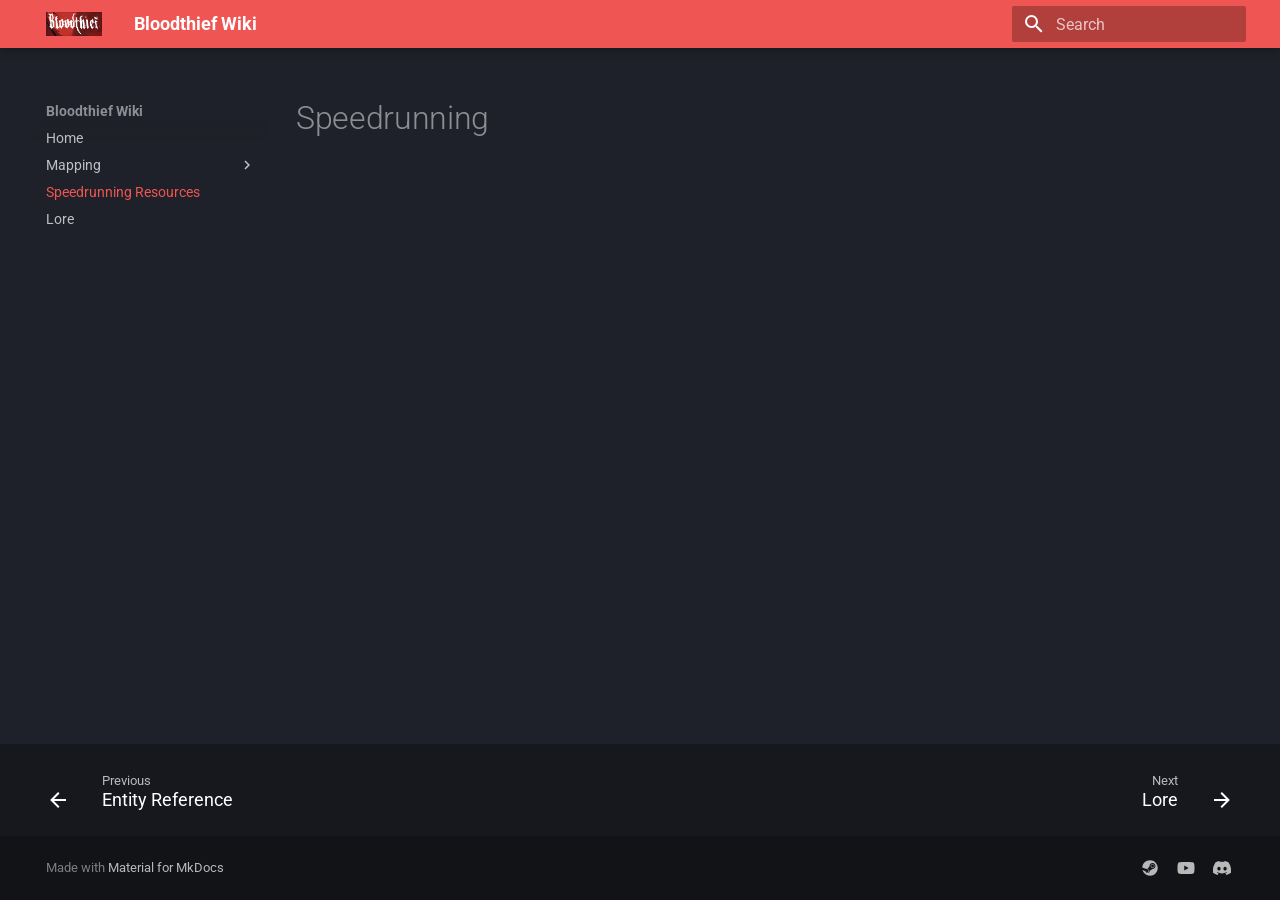
<file: speedrunning/index.html>
<!doctype html>
<html lang="en" class="no-js">
  <head>
    
      <meta charset="utf-8">
      <meta name="viewport" content="width=device-width,initial-scale=1">
      
      
      
        <link rel="canonical" href="http://bloodthiefwiki.pages.dev/speedrunning/">
      
      
        <link rel="prev" href="../entity-reference/">
      
      
        <link rel="next" href="../lore/">
      
      
        
      
      
      <link rel="icon" href="../assets/images/favicon.png">
      <meta name="generator" content="mkdocs-1.6.1, mkdocs-material-9.7.0">
    
    
      
        <title>Speedrunning Resources - Bloodthief Wiki</title>
      
    
    
      <link rel="stylesheet" href="../assets/stylesheets/main.618322db.min.css">
      
        
        <link rel="stylesheet" href="../assets/stylesheets/palette.ab4e12ef.min.css">
      
      


    
    
      
    
    
      
        
        
        <link rel="preconnect" href="https://fonts.gstatic.com" crossorigin>
        <link rel="stylesheet" href="https://fonts.googleapis.com/css?family=Roboto:300,300i,400,400i,700,700i%7CRoboto+Mono:400,400i,700,700i&display=fallback">
        <style>:root{--md-text-font:"Roboto";--md-code-font:"Roboto Mono"}</style>
      
    
    
    <script>__md_scope=new URL("..",location),__md_hash=e=>[...e].reduce(((e,_)=>(e<<5)-e+_.charCodeAt(0)),0),__md_get=(e,_=localStorage,t=__md_scope)=>JSON.parse(_.getItem(t.pathname+"."+e)),__md_set=(e,_,t=localStorage,a=__md_scope)=>{try{t.setItem(a.pathname+"."+e,JSON.stringify(_))}catch(e){}}</script>
    
      

    
    
  </head>
  
  
    
    
    
    
    
    <body dir="ltr" data-md-color-scheme="slate" data-md-color-primary="red" data-md-color-accent="orange">
  
    
    <input class="md-toggle" data-md-toggle="drawer" type="checkbox" id="__drawer" autocomplete="off">
    <input class="md-toggle" data-md-toggle="search" type="checkbox" id="__search" autocomplete="off">
    <label class="md-overlay" for="__drawer"></label>
    <div data-md-component="skip">
      
        
        <a href="#speedrunning" class="md-skip">
          Skip to content
        </a>
      
    </div>
    <div data-md-component="announce">
      
    </div>
    
    
      

  

<header class="md-header md-header--shadow" data-md-component="header">
  <nav class="md-header__inner md-grid" aria-label="Header">
    <a href=".." title="Bloodthief Wiki" class="md-header__button md-logo" aria-label="Bloodthief Wiki" data-md-component="logo">
      
  <img src="../assets/logo.png" alt="logo">

    </a>
    <label class="md-header__button md-icon" for="__drawer">
      
      <svg xmlns="http://www.w3.org/2000/svg" viewBox="0 0 24 24"><path d="M3 6h18v2H3zm0 5h18v2H3zm0 5h18v2H3z"/></svg>
    </label>
    <div class="md-header__title" data-md-component="header-title">
      <div class="md-header__ellipsis">
        <div class="md-header__topic">
          <span class="md-ellipsis">
            Bloodthief Wiki
          </span>
        </div>
        <div class="md-header__topic" data-md-component="header-topic">
          <span class="md-ellipsis">
            
              Speedrunning Resources
            
          </span>
        </div>
      </div>
    </div>
    
      
    
    
    
    
      
      
        <label class="md-header__button md-icon" for="__search">
          
          <svg xmlns="http://www.w3.org/2000/svg" viewBox="0 0 24 24"><path d="M9.5 3A6.5 6.5 0 0 1 16 9.5c0 1.61-.59 3.09-1.56 4.23l.27.27h.79l5 5-1.5 1.5-5-5v-.79l-.27-.27A6.52 6.52 0 0 1 9.5 16 6.5 6.5 0 0 1 3 9.5 6.5 6.5 0 0 1 9.5 3m0 2C7 5 5 7 5 9.5S7 14 9.5 14 14 12 14 9.5 12 5 9.5 5"/></svg>
        </label>
        <div class="md-search" data-md-component="search" role="dialog">
  <label class="md-search__overlay" for="__search"></label>
  <div class="md-search__inner" role="search">
    <form class="md-search__form" name="search">
      <input type="text" class="md-search__input" name="query" aria-label="Search" placeholder="Search" autocapitalize="off" autocorrect="off" autocomplete="off" spellcheck="false" data-md-component="search-query" required>
      <label class="md-search__icon md-icon" for="__search">
        
        <svg xmlns="http://www.w3.org/2000/svg" viewBox="0 0 24 24"><path d="M9.5 3A6.5 6.5 0 0 1 16 9.5c0 1.61-.59 3.09-1.56 4.23l.27.27h.79l5 5-1.5 1.5-5-5v-.79l-.27-.27A6.52 6.52 0 0 1 9.5 16 6.5 6.5 0 0 1 3 9.5 6.5 6.5 0 0 1 9.5 3m0 2C7 5 5 7 5 9.5S7 14 9.5 14 14 12 14 9.5 12 5 9.5 5"/></svg>
        
        <svg xmlns="http://www.w3.org/2000/svg" viewBox="0 0 24 24"><path d="M20 11v2H8l5.5 5.5-1.42 1.42L4.16 12l7.92-7.92L13.5 5.5 8 11z"/></svg>
      </label>
      <nav class="md-search__options" aria-label="Search">
        
        <button type="reset" class="md-search__icon md-icon" title="Clear" aria-label="Clear" tabindex="-1">
          
          <svg xmlns="http://www.w3.org/2000/svg" viewBox="0 0 24 24"><path d="M19 6.41 17.59 5 12 10.59 6.41 5 5 6.41 10.59 12 5 17.59 6.41 19 12 13.41 17.59 19 19 17.59 13.41 12z"/></svg>
        </button>
      </nav>
      
    </form>
    <div class="md-search__output">
      <div class="md-search__scrollwrap" tabindex="0" data-md-scrollfix>
        <div class="md-search-result" data-md-component="search-result">
          <div class="md-search-result__meta">
            Initializing search
          </div>
          <ol class="md-search-result__list" role="presentation"></ol>
        </div>
      </div>
    </div>
  </div>
</div>
      
    
    
  </nav>
  
</header>
    
    <div class="md-container" data-md-component="container">
      
      
        
          
        
      
      <main class="md-main" data-md-component="main">
        <div class="md-main__inner md-grid">
          
            
              
              <div class="md-sidebar md-sidebar--primary" data-md-component="sidebar" data-md-type="navigation" >
                <div class="md-sidebar__scrollwrap">
                  <div class="md-sidebar__inner">
                    



<nav class="md-nav md-nav--primary" aria-label="Navigation" data-md-level="0">
  <label class="md-nav__title" for="__drawer">
    <a href=".." title="Bloodthief Wiki" class="md-nav__button md-logo" aria-label="Bloodthief Wiki" data-md-component="logo">
      
  <img src="../assets/logo.png" alt="logo">

    </a>
    Bloodthief Wiki
  </label>
  
  <ul class="md-nav__list" data-md-scrollfix>
    
      
      
  
  
  
  
    <li class="md-nav__item">
      <a href=".." class="md-nav__link">
        
  
  
  <span class="md-ellipsis">
    
  
    Home
  

    
  </span>
  
  

      </a>
    </li>
  

    
      
      
  
  
  
  
    
    
    
    
    
    <li class="md-nav__item md-nav__item--nested">
      
        
        
        <input class="md-nav__toggle md-toggle " type="checkbox" id="__nav_2" >
        
          
          <label class="md-nav__link" for="__nav_2" id="__nav_2_label" tabindex="0">
            
  
  
  <span class="md-ellipsis">
    
  
    Mapping
  

    
  </span>
  
  

            <span class="md-nav__icon md-icon"></span>
          </label>
        
        <nav class="md-nav" data-md-level="1" aria-labelledby="__nav_2_label" aria-expanded="false">
          <label class="md-nav__title" for="__nav_2">
            <span class="md-nav__icon md-icon"></span>
            
  
    Mapping
  

          </label>
          <ul class="md-nav__list" data-md-scrollfix>
            
              
                
  
  
  
  
    <li class="md-nav__item">
      <a href="../mapping-guide/" class="md-nav__link">
        
  
  
  <span class="md-ellipsis">
    
  
    Mapping Guide
  

    
  </span>
  
  

      </a>
    </li>
  

              
            
              
                
  
  
  
  
    <li class="md-nav__item">
      <a href="../entity-reference/" class="md-nav__link">
        
  
  
  <span class="md-ellipsis">
    
  
    Entity Reference
  

    
  </span>
  
  

      </a>
    </li>
  

              
            
          </ul>
        </nav>
      
    </li>
  

    
      
      
  
  
    
  
  
  
    <li class="md-nav__item md-nav__item--active">
      
      <input class="md-nav__toggle md-toggle" type="checkbox" id="__toc">
      
      
        
      
      
      <a href="./" class="md-nav__link md-nav__link--active">
        
  
  
  <span class="md-ellipsis">
    
  
    Speedrunning Resources
  

    
  </span>
  
  

      </a>
      
    </li>
  

    
      
      
  
  
  
  
    <li class="md-nav__item">
      <a href="../lore/" class="md-nav__link">
        
  
  
  <span class="md-ellipsis">
    
  
    Lore
  

    
  </span>
  
  

      </a>
    </li>
  

    
  </ul>
</nav>
                  </div>
                </div>
              </div>
            
            
              
              <div class="md-sidebar md-sidebar--secondary" data-md-component="sidebar" data-md-type="toc" >
                <div class="md-sidebar__scrollwrap">
                  <div class="md-sidebar__inner">
                    

<nav class="md-nav md-nav--secondary" aria-label="Table of contents">
  
  
  
    
  
  
</nav>
                  </div>
                </div>
              </div>
            
          
          
            <div class="md-content" data-md-component="content">
              
              <article class="md-content__inner md-typeset">
                
                  



<h1 id="speedrunning">Speedrunning</h1>












                
              </article>
            </div>
          
          
<script>var target=document.getElementById(location.hash.slice(1));target&&target.name&&(target.checked=target.name.startsWith("__tabbed_"))</script>
        </div>
        
      </main>
      
        <footer class="md-footer">
  
    
      
      <nav class="md-footer__inner md-grid" aria-label="Footer" >
        
          
          <a href="../entity-reference/" class="md-footer__link md-footer__link--prev" aria-label="Previous: Entity Reference">
            <div class="md-footer__button md-icon">
              
              <svg xmlns="http://www.w3.org/2000/svg" viewBox="0 0 24 24"><path d="M20 11v2H8l5.5 5.5-1.42 1.42L4.16 12l7.92-7.92L13.5 5.5 8 11z"/></svg>
            </div>
            <div class="md-footer__title">
              <span class="md-footer__direction">
                Previous
              </span>
              <div class="md-ellipsis">
                Entity Reference
              </div>
            </div>
          </a>
        
        
          
          <a href="../lore/" class="md-footer__link md-footer__link--next" aria-label="Next: Lore">
            <div class="md-footer__title">
              <span class="md-footer__direction">
                Next
              </span>
              <div class="md-ellipsis">
                Lore
              </div>
            </div>
            <div class="md-footer__button md-icon">
              
              <svg xmlns="http://www.w3.org/2000/svg" viewBox="0 0 24 24"><path d="M4 11v2h12l-5.5 5.5 1.42 1.42L19.84 12l-7.92-7.92L10.5 5.5 16 11z"/></svg>
            </div>
          </a>
        
      </nav>
    
  
  <div class="md-footer-meta md-typeset">
    <div class="md-footer-meta__inner md-grid">
      <div class="md-copyright">
  
  
    Made with
    <a href="https://squidfunk.github.io/mkdocs-material/" target="_blank" rel="noopener">
      Material for MkDocs
    </a>
  
</div>
      
        
<div class="md-social">
  
    
    
    
    
      
      
    
    <a href="https://store.steampowered.com/app/2533600/Bloodthief/" target="_blank" rel="noopener" title="store.steampowered.com" class="md-social__link">
      <svg xmlns="http://www.w3.org/2000/svg" viewBox="0 0 512 512"><!--! Font Awesome Free 7.1.0 by @fontawesome - https://fontawesome.com License - https://fontawesome.com/license/free (Icons: CC BY 4.0, Fonts: SIL OFL 1.1, Code: MIT License) Copyright 2025 Fonticons, Inc.--><path d="M504 256c0 137-111.2 248-248.4 248-113.8 0-209.6-76.3-239-180.4l95.2 39.3c6.4 32.1 34.9 56.4 68.9 56.4 39.2 0 71.9-32.4 70.2-73.5l84.5-60.2c52.1 1.3 95.8-40.9 95.8-93.5 0-51.6-42-93.5-93.7-93.5s-93.7 42-93.7 93.5v1.2L184.6 279c-15.5-.9-30.7 3.4-43.5 12.1L8 236.1C18.2 108.4 125.1 8 255.6 8 392.8 8 504 119 504 256M163.7 384.3l-30.5-12.6c5.6 11.6 15.3 20.8 27.2 25.8 26.9 11.2 57.8-1.6 69-28.4 5.4-13 5.5-27.3.1-40.3S214 305.6 201 300.2c-12.9-5.4-26.7-5.2-38.9-.6l31.5 13c19.8 8.2 29.2 30.9 20.9 50.7-8.3 19.9-31 29.2-50.8 21m173.8-254.5a62.3 62.3 0 1 1 0 124.6 62.3 62.3 0 1 1 0-124.6m.1 109a46.8 46.8 0 1 0 0-93.6 46.8 46.8 0 1 0 0 93.6"/></svg>
    </a>
  
    
    
    
    
      
      
    
    <a href="https://www.youtube.com/@Blargis3d" target="_blank" rel="noopener" title="www.youtube.com" class="md-social__link">
      <svg xmlns="http://www.w3.org/2000/svg" viewBox="0 0 576 512"><!--! Font Awesome Free 7.1.0 by @fontawesome - https://fontawesome.com License - https://fontawesome.com/license/free (Icons: CC BY 4.0, Fonts: SIL OFL 1.1, Code: MIT License) Copyright 2025 Fonticons, Inc.--><path d="M549.7 124.1c-6.2-23.7-24.8-42.3-48.3-48.6C458.9 64 288.1 64 288.1 64S117.3 64 74.7 75.5c-23.5 6.3-42 24.9-48.3 48.6C15 167 15 256.4 15 256.4s0 89.4 11.4 132.3c6.3 23.6 24.8 41.5 48.3 47.8C117.3 448 288.1 448 288.1 448s170.8 0 213.4-11.5c23.5-6.3 42-24.2 48.3-47.8 11.4-42.9 11.4-132.3 11.4-132.3s0-89.4-11.4-132.3zM232.2 337.6V175.2l142.7 81.2z"/></svg>
    </a>
  
    
    
    
    
    <a href="" target="_blank" rel="noopener" title="" class="md-social__link">
      <svg xmlns="http://www.w3.org/2000/svg" viewBox="0 0 576 512"><!--! Font Awesome Free 7.1.0 by @fontawesome - https://fontawesome.com License - https://fontawesome.com/license/free (Icons: CC BY 4.0, Fonts: SIL OFL 1.1, Code: MIT License) Copyright 2025 Fonticons, Inc.--><path d="M492.5 69.8c-.2-.3-.4-.6-.8-.7-38.1-17.5-78.4-30-119.7-37.1-.4-.1-.8 0-1.1.1s-.6.4-.8.8c-5.5 9.9-10.5 20.2-14.9 30.6-44.6-6.8-89.9-6.8-134.4 0-4.5-10.5-9.5-20.7-15.1-30.6-.2-.3-.5-.6-.8-.8s-.7-.2-1.1-.2C162.5 39 122.2 51.5 84.1 69c-.3.1-.6.4-.8.7C7.1 183.5-13.8 294.6-3.6 404.2c0 .3.1.5.2.8s.3.4.5.6c44.4 32.9 94 58 146.8 74.2.4.1.8.1 1.1 0s.7-.4.9-.7c11.3-15.4 21.4-31.8 30-48.8.1-.2.2-.5.2-.8s0-.5-.1-.8-.2-.5-.4-.6-.4-.3-.7-.4c-15.8-6.1-31.2-13.4-45.9-21.9-.3-.2-.5-.4-.7-.6s-.3-.6-.3-.9 0-.6.2-.9.3-.5.6-.7c3.1-2.3 6.2-4.7 9.1-7.1.3-.2.6-.4.9-.4s.7 0 1 .1c96.2 43.9 200.4 43.9 295.5 0 .3-.1.7-.2 1-.2s.7.2.9.4c2.9 2.4 6 4.9 9.1 7.2.2.2.4.4.6.7s.2.6.2.9-.1.6-.3.9-.4.5-.6.6c-14.7 8.6-30 15.9-45.9 21.8-.2.1-.5.2-.7.4s-.3.4-.4.7-.1.5-.1.8.1.5.2.8c8.8 17 18.8 33.3 30 48.8.2.3.6.6.9.7s.8.1 1.1 0c52.9-16.2 102.6-41.3 147.1-74.2.2-.2.4-.4.5-.6s.2-.5.2-.8c12.3-126.8-20.5-236.9-86.9-334.5zm-302 267.7c-29 0-52.8-26.6-52.8-59.2s23.4-59.2 52.8-59.2c29.7 0 53.3 26.8 52.8 59.2 0 32.7-23.4 59.2-52.8 59.2m195.4 0c-29 0-52.8-26.6-52.8-59.2s23.4-59.2 52.8-59.2c29.7 0 53.3 26.8 52.8 59.2 0 32.7-23.2 59.2-52.8 59.2"/></svg>
    </a>
  
</div>
      
    </div>
  </div>
</footer>
      
    </div>
    <div class="md-dialog" data-md-component="dialog">
      <div class="md-dialog__inner md-typeset"></div>
    </div>
    
    
    
      
      
      <script id="__config" type="application/json">{"annotate": null, "base": "..", "features": ["navigation.footer"], "search": "../assets/javascripts/workers/search.7a47a382.min.js", "tags": null, "translations": {"clipboard.copied": "Copied to clipboard", "clipboard.copy": "Copy to clipboard", "search.result.more.one": "1 more on this page", "search.result.more.other": "# more on this page", "search.result.none": "No matching documents", "search.result.one": "1 matching document", "search.result.other": "# matching documents", "search.result.placeholder": "Type to start searching", "search.result.term.missing": "Missing", "select.version": "Select version"}, "version": null}</script>
    
    
      <script src="../assets/javascripts/bundle.e71a0d61.min.js"></script>
      
    
  </body>
</html>
</file>
<file: assets/stylesheets/main.618322db.min.css>
@charset "UTF-8";html{-webkit-text-size-adjust:none;-moz-text-size-adjust:none;text-size-adjust:none;box-sizing:border-box}*,:after,:before{box-sizing:inherit}@media (prefers-reduced-motion){*,:after,:before{transition:none!important}}body{margin:0}a,button,input,label{-webkit-tap-highlight-color:transparent}a{color:inherit;text-decoration:none}hr{border:0;box-sizing:initial;display:block;height:.05rem;overflow:visible;padding:0}small{font-size:80%}sub,sup{line-height:1em}img{border-style:none}table{border-collapse:initial;border-spacing:0}td,th{font-weight:400;vertical-align:top}button{background:#0000;border:0;font-family:inherit;font-size:inherit;margin:0;padding:0}input{border:0;outline:none}:root{--md-primary-fg-color:#4051b5;--md-primary-fg-color--light:#5d6cc0;--md-primary-fg-color--dark:#303fa1;--md-primary-bg-color:#fff;--md-primary-bg-color--light:#ffffffb3;--md-accent-fg-color:#526cfe;--md-accent-fg-color--transparent:#526cfe1a;--md-accent-bg-color:#fff;--md-accent-bg-color--light:#ffffffb3}[data-md-color-scheme=default]{color-scheme:light}[data-md-color-scheme=default] img[src$="#gh-dark-mode-only"],[data-md-color-scheme=default] img[src$="#only-dark"]{display:none}:root,[data-md-color-scheme=default]{--md-hue:225deg;--md-default-fg-color:#000000de;--md-default-fg-color--light:#0000008a;--md-default-fg-color--lighter:#00000052;--md-default-fg-color--lightest:#00000012;--md-default-bg-color:#fff;--md-default-bg-color--light:#ffffffb3;--md-default-bg-color--lighter:#ffffff4d;--md-default-bg-color--lightest:#ffffff1f;--md-code-fg-color:#36464e;--md-code-bg-color:#f5f5f5;--md-code-bg-color--light:#f5f5f5b3;--md-code-bg-color--lighter:#f5f5f54d;--md-code-hl-color:#4287ff;--md-code-hl-color--light:#4287ff1a;--md-code-hl-number-color:#d52a2a;--md-code-hl-special-color:#db1457;--md-code-hl-function-color:#a846b9;--md-code-hl-constant-color:#6e59d9;--md-code-hl-keyword-color:#3f6ec6;--md-code-hl-string-color:#1c7d4d;--md-code-hl-name-color:var(--md-code-fg-color);--md-code-hl-operator-color:var(--md-default-fg-color--light);--md-code-hl-punctuation-color:var(--md-default-fg-color--light);--md-code-hl-comment-color:var(--md-default-fg-color--light);--md-code-hl-generic-color:var(--md-default-fg-color--light);--md-code-hl-variable-color:var(--md-default-fg-color--light);--md-typeset-color:var(--md-default-fg-color);--md-typeset-a-color:var(--md-primary-fg-color);--md-typeset-del-color:#f5503d26;--md-typeset-ins-color:#0bd57026;--md-typeset-kbd-color:#fafafa;--md-typeset-kbd-accent-color:#fff;--md-typeset-kbd-border-color:#b8b8b8;--md-typeset-mark-color:#ffff0080;--md-typeset-table-color:#0000001f;--md-typeset-table-color--light:rgba(0,0,0,.035);--md-admonition-fg-color:var(--md-default-fg-color);--md-admonition-bg-color:var(--md-default-bg-color);--md-warning-fg-color:#000000de;--md-warning-bg-color:#ff9;--md-footer-fg-color:#fff;--md-footer-fg-color--light:#ffffffb3;--md-footer-fg-color--lighter:#ffffff73;--md-footer-bg-color:#000000de;--md-footer-bg-color--dark:#00000052;--md-shadow-z1:0 0.2rem 0.5rem #0000000d,0 0 0.05rem #0000001a;--md-shadow-z2:0 0.2rem 0.5rem #0000001a,0 0 0.05rem #00000040;--md-shadow-z3:0 0.2rem 0.5rem #0003,0 0 0.05rem #00000059}.md-icon svg{fill:currentcolor;display:block;height:1.2rem;width:1.2rem}body{-webkit-font-smoothing:antialiased;-moz-osx-font-smoothing:grayscale;--md-text-font-family:var(--md-text-font,_),-apple-system,BlinkMacSystemFont,Helvetica,Arial,sans-serif;--md-code-font-family:var(--md-code-font,_),SFMono-Regular,Consolas,Menlo,monospace}aside,body,input{font-feature-settings:"kern","liga";color:var(--md-typeset-color);font-family:var(--md-text-font-family)}code,kbd,pre{font-feature-settings:"kern";font-family:var(--md-code-font-family)}:root{--md-typeset-table-sort-icon:url('data:image/svg+xml;charset=utf-8,<svg xmlns="http://www.w3.org/2000/svg" viewBox="0 0 24 24"><path d="m18 21-4-4h3V7h-3l4-4 4 4h-3v10h3M2 19v-2h10v2M2 13v-2h7v2M2 7V5h4v2z"/></svg>');--md-typeset-table-sort-icon--asc:url('data:image/svg+xml;charset=utf-8,<svg xmlns="http://www.w3.org/2000/svg" viewBox="0 0 24 24"><path d="M19 17h3l-4 4-4-4h3V3h2M2 17h10v2H2M6 5v2H2V5m0 6h7v2H2z"/></svg>');--md-typeset-table-sort-icon--desc:url('data:image/svg+xml;charset=utf-8,<svg xmlns="http://www.w3.org/2000/svg" viewBox="0 0 24 24"><path d="M19 7h3l-4-4-4 4h3v14h2M2 17h10v2H2M6 5v2H2V5m0 6h7v2H2z"/></svg>')}.md-typeset{-webkit-print-color-adjust:exact;color-adjust:exact;font-size:.8rem;line-height:1.6;overflow-wrap:break-word}@media print{.md-typeset{font-size:.68rem}}.md-typeset blockquote,.md-typeset dl,.md-typeset figure,.md-typeset ol,.md-typeset pre,.md-typeset ul{margin-bottom:1em;margin-top:1em}.md-typeset h1{color:var(--md-default-fg-color--light);font-size:2em;line-height:1.3;margin:0 0 1.25em}.md-typeset h1,.md-typeset h2{font-weight:300;letter-spacing:-.01em}.md-typeset h2{font-size:1.5625em;line-height:1.4;margin:1.6em 0 .64em}.md-typeset h3{font-size:1.25em;font-weight:400;letter-spacing:-.01em;line-height:1.5;margin:1.6em 0 .8em}.md-typeset h2+h3{margin-top:.8em}.md-typeset h4{font-weight:700;letter-spacing:-.01em;margin:1em 0}.md-typeset h5,.md-typeset h6{color:var(--md-default-fg-color--light);font-size:.8em;font-weight:700;letter-spacing:-.01em;margin:1.25em 0}.md-typeset h5{text-transform:uppercase}.md-typeset h5 code{text-transform:none}.md-typeset hr{border-bottom:.05rem solid var(--md-default-fg-color--lightest);display:flow-root;margin:1.5em 0}.md-typeset a{color:var(--md-typeset-a-color);word-break:break-word}.md-typeset a,.md-typeset a:before{transition:color 125ms}.md-typeset a:focus,.md-typeset a:hover{color:var(--md-accent-fg-color)}.md-typeset a:focus code,.md-typeset a:hover code{background-color:var(--md-accent-fg-color--transparent);color:var(--md-accent-fg-color)}.md-typeset a code{color:var(--md-typeset-a-color)}.md-typeset a.focus-visible{outline-color:var(--md-accent-fg-color);outline-offset:.2rem}.md-typeset code,.md-typeset kbd,.md-typeset pre{color:var(--md-code-fg-color);direction:ltr;font-variant-ligatures:none;transition:background-color 125ms}@media print{.md-typeset code,.md-typeset kbd,.md-typeset pre{white-space:pre-wrap}}.md-typeset code{background-color:var(--md-code-bg-color);border-radius:.1rem;-webkit-box-decoration-break:clone;box-decoration-break:clone;font-size:.85em;padding:0 .2941176471em;transition:color 125ms,background-color 125ms;word-break:break-word}.md-typeset code:not(.focus-visible){-webkit-tap-highlight-color:transparent;outline:none}.md-typeset pre{display:flow-root;line-height:1.4;position:relative}.md-typeset pre>code{-webkit-box-decoration-break:slice;box-decoration-break:slice;box-shadow:none;display:block;margin:0;outline-color:var(--md-accent-fg-color);overflow:auto;padding:.7720588235em 1.1764705882em;scrollbar-color:var(--md-default-fg-color--lighter) #0000;scrollbar-width:thin;touch-action:auto;word-break:normal}.md-typeset pre>code:hover{scrollbar-color:var(--md-accent-fg-color) #0000}.md-typeset pre>code::-webkit-scrollbar{height:.2rem;width:.2rem}.md-typeset pre>code::-webkit-scrollbar-thumb{background-color:var(--md-default-fg-color--lighter)}.md-typeset pre>code::-webkit-scrollbar-thumb:hover{background-color:var(--md-accent-fg-color)}.md-typeset kbd{background-color:var(--md-typeset-kbd-color);border-radius:.1rem;box-shadow:0 .1rem 0 .05rem var(--md-typeset-kbd-border-color),0 .1rem 0 var(--md-typeset-kbd-border-color),0 -.1rem .2rem var(--md-typeset-kbd-accent-color) inset;color:var(--md-default-fg-color);display:inline-block;font-size:.75em;padding:0 .6666666667em;vertical-align:text-top;word-break:break-word}.md-typeset mark{background-color:var(--md-typeset-mark-color);-webkit-box-decoration-break:clone;box-decoration-break:clone;color:inherit;word-break:break-word}.md-typeset abbr{cursor:help;text-decoration:none}.md-typeset [data-preview],.md-typeset abbr{border-bottom:.05rem dotted var(--md-default-fg-color--light)}.md-typeset small{opacity:.75}[dir=ltr] .md-typeset sub,[dir=ltr] .md-typeset sup{margin-left:.078125em}[dir=rtl] .md-typeset sub,[dir=rtl] .md-typeset sup{margin-right:.078125em}[dir=ltr] .md-typeset blockquote{padding-left:.6rem}[dir=rtl] .md-typeset blockquote{padding-right:.6rem}[dir=ltr] .md-typeset blockquote{border-left:.2rem solid var(--md-default-fg-color--lighter)}[dir=rtl] .md-typeset blockquote{border-right:.2rem solid var(--md-default-fg-color--lighter)}.md-typeset blockquote{color:var(--md-default-fg-color--light);margin-left:0;margin-right:0}.md-typeset ul{list-style-type:disc}.md-typeset ul[type]{list-style-type:revert-layer}[dir=ltr] .md-typeset ol,[dir=ltr] .md-typeset ul{margin-left:.625em}[dir=rtl] .md-typeset ol,[dir=rtl] .md-typeset ul{margin-right:.625em}.md-typeset ol,.md-typeset ul{padding:0}.md-typeset ol:not([hidden]),.md-typeset ul:not([hidden]){display:flow-root}.md-typeset ol ol,.md-typeset ul ol{list-style-type:lower-alpha}.md-typeset ol ol ol,.md-typeset ul ol ol{list-style-type:lower-roman}.md-typeset ol ol ol ol,.md-typeset ul ol ol ol{list-style-type:upper-alpha}.md-typeset ol ol ol ol ol,.md-typeset ul ol ol ol ol{list-style-type:upper-roman}.md-typeset ol[type],.md-typeset ul[type]{list-style-type:revert-layer}[dir=ltr] .md-typeset ol li,[dir=ltr] .md-typeset ul li{margin-left:1.25em}[dir=rtl] .md-typeset ol li,[dir=rtl] .md-typeset ul li{margin-right:1.25em}.md-typeset ol li,.md-typeset ul li{margin-bottom:.5em}.md-typeset ol li blockquote,.md-typeset ol li p,.md-typeset ul li blockquote,.md-typeset ul li p{margin:.5em 0}.md-typeset ol li:last-child,.md-typeset ul li:last-child{margin-bottom:0}[dir=ltr] .md-typeset ol li ol,[dir=ltr] .md-typeset ol li ul,[dir=ltr] .md-typeset ul li ol,[dir=ltr] .md-typeset ul li ul{margin-left:.625em}[dir=rtl] .md-typeset ol li ol,[dir=rtl] .md-typeset ol li ul,[dir=rtl] .md-typeset ul li ol,[dir=rtl] .md-typeset ul li ul{margin-right:.625em}.md-typeset ol li ol,.md-typeset ol li ul,.md-typeset ul li ol,.md-typeset ul li ul{margin-bottom:.5em;margin-top:.5em}[dir=ltr] .md-typeset dd{margin-left:1.875em}[dir=rtl] .md-typeset dd{margin-right:1.875em}.md-typeset dd{margin-bottom:1.5em;margin-top:1em}.md-typeset img,.md-typeset svg,.md-typeset video{height:auto;max-width:100%}.md-typeset img[align=left]{margin:1em 1em 1em 0}.md-typeset img[align=right]{margin:1em 0 1em 1em}.md-typeset img[align]:only-child{margin-top:0}.md-typeset figure{display:flow-root;margin:1em auto;max-width:100%;text-align:center;width:fit-content}.md-typeset figure img{display:block;margin:0 auto}.md-typeset figcaption{font-style:italic;margin:1em auto;max-width:24rem}.md-typeset iframe{max-width:100%}.md-typeset table:not([class]){background-color:var(--md-default-bg-color);border:.05rem solid var(--md-typeset-table-color);border-radius:.1rem;display:inline-block;font-size:.64rem;max-width:100%;overflow:auto;touch-action:auto}@media print{.md-typeset table:not([class]){display:table}}.md-typeset table:not([class])+*{margin-top:1.5em}.md-typeset table:not([class]) td>:first-child,.md-typeset table:not([class]) th>:first-child{margin-top:0}.md-typeset table:not([class]) td>:last-child,.md-typeset table:not([class]) th>:last-child{margin-bottom:0}.md-typeset table:not([class]) td:not([align]),.md-typeset table:not([class]) th:not([align]){text-align:left}[dir=rtl] .md-typeset table:not([class]) td:not([align]),[dir=rtl] .md-typeset table:not([class]) th:not([align]){text-align:right}.md-typeset table:not([class]) th{font-weight:700;min-width:5rem;padding:.9375em 1.25em;vertical-align:top}.md-typeset table:not([class]) td{border-top:.05rem solid var(--md-typeset-table-color);padding:.9375em 1.25em;vertical-align:top}.md-typeset table:not([class]) tbody tr{transition:background-color 125ms}.md-typeset table:not([class]) tbody tr:hover{background-color:var(--md-typeset-table-color--light);box-shadow:0 .05rem 0 var(--md-default-bg-color) inset}.md-typeset table:not([class]) a{word-break:normal}.md-typeset table th[role=columnheader]{cursor:pointer}[dir=ltr] .md-typeset table th[role=columnheader]:after{margin-left:.5em}[dir=rtl] .md-typeset table th[role=columnheader]:after{margin-right:.5em}.md-typeset table th[role=columnheader]:after{content:"";display:inline-block;height:1.2em;-webkit-mask-image:var(--md-typeset-table-sort-icon);mask-image:var(--md-typeset-table-sort-icon);-webkit-mask-repeat:no-repeat;mask-repeat:no-repeat;-webkit-mask-size:contain;mask-size:contain;transition:background-color 125ms;vertical-align:text-bottom;width:1.2em}.md-typeset table th[role=columnheader]:hover:after{background-color:var(--md-default-fg-color--lighter)}.md-typeset table th[role=columnheader][aria-sort=ascending]:after{background-color:var(--md-default-fg-color--light);-webkit-mask-image:var(--md-typeset-table-sort-icon--asc);mask-image:var(--md-typeset-table-sort-icon--asc)}.md-typeset table th[role=columnheader][aria-sort=descending]:after{background-color:var(--md-default-fg-color--light);-webkit-mask-image:var(--md-typeset-table-sort-icon--desc);mask-image:var(--md-typeset-table-sort-icon--desc)}.md-typeset__scrollwrap{margin:1em -.8rem;overflow-x:auto;touch-action:auto}.md-typeset__table{display:inline-block;margin-bottom:.5em;padding:0 .8rem}@media print{.md-typeset__table{display:block}}html .md-typeset__table table{display:table;margin:0;overflow:hidden;width:100%}@media screen and (max-width:44.984375em){.md-content__inner>pre{margin:1em -.8rem}.md-content__inner>pre code{border-radius:0}}.md-typeset .md-author{border-radius:100%;display:block;flex-shrink:0;height:1.6rem;overflow:hidden;position:relative;transition:color 125ms,transform 125ms;width:1.6rem}.md-typeset .md-author img{display:block}.md-typeset .md-author--more{background:var(--md-default-fg-color--lightest);color:var(--md-default-fg-color--lighter);font-size:.6rem;font-weight:700;line-height:1.6rem;text-align:center}.md-typeset .md-author--long{height:2.4rem;width:2.4rem}.md-typeset a.md-author{transform:scale(1)}.md-typeset a.md-author img{border-radius:100%;filter:grayscale(100%) opacity(75%);transition:filter 125ms}.md-typeset a.md-author:focus,.md-typeset a.md-author:hover{transform:scale(1.1);z-index:1}.md-typeset a.md-author:focus img,.md-typeset a.md-author:hover img{filter:grayscale(0)}.md-banner{background-color:var(--md-footer-bg-color);color:var(--md-footer-fg-color);overflow:auto}@media print{.md-banner{display:none}}.md-banner--warning{background-color:var(--md-warning-bg-color);color:var(--md-warning-fg-color)}.md-banner__inner{font-size:.7rem;margin:.6rem auto;padding:0 .8rem}[dir=ltr] .md-banner__button{float:right}[dir=rtl] .md-banner__button{float:left}.md-banner__button{color:inherit;cursor:pointer;transition:opacity .25s}.no-js .md-banner__button{display:none}.md-banner__button:hover{opacity:.7}html{font-size:125%;height:100%;overflow-x:hidden}@media screen and (min-width:100em){html{font-size:137.5%}}@media screen and (min-width:125em){html{font-size:150%}}body{background-color:var(--md-default-bg-color);display:flex;flex-direction:column;font-size:.5rem;min-height:100%;position:relative;width:100%}@media print{body{display:block}}@media screen and (max-width:59.984375em){body[data-md-scrolllock]{position:fixed}}.md-grid{margin-left:auto;margin-right:auto;max-width:61rem}.md-container{display:flex;flex-direction:column;flex-grow:1}@media print{.md-container{display:block}}.md-main{flex-grow:1}.md-main__inner{display:flex;height:100%;margin-top:1.5rem}.md-ellipsis{overflow:hidden;text-overflow:ellipsis}.md-toggle{display:none}.md-option{height:0;opacity:0;position:absolute;width:0}.md-option:checked+label:not([hidden]){display:block}.md-option.focus-visible+label{outline-color:var(--md-accent-fg-color);outline-style:auto}.md-skip{background-color:var(--md-default-fg-color);border-radius:.1rem;color:var(--md-default-bg-color);font-size:.64rem;margin:.5rem;opacity:0;outline-color:var(--md-accent-fg-color);padding:.3rem .5rem;position:fixed;transform:translateY(.4rem);z-index:-1}.md-skip:focus{opacity:1;transform:translateY(0);transition:transform .25s cubic-bezier(.4,0,.2,1),opacity 175ms 75ms;z-index:10}@page{margin:25mm}:root{--md-clipboard-icon:url('data:image/svg+xml;charset=utf-8,<svg xmlns="http://www.w3.org/2000/svg" viewBox="0 0 24 24"><path d="M19 21H8V7h11m0-2H8a2 2 0 0 0-2 2v14a2 2 0 0 0 2 2h11a2 2 0 0 0 2-2V7a2 2 0 0 0-2-2m-3-4H4a2 2 0 0 0-2 2v14h2V3h12z"/></svg>')}.md-clipboard{border-radius:.1rem;color:var(--md-default-fg-color--lightest);cursor:pointer;height:1.5em;outline-color:var(--md-accent-fg-color);outline-offset:.1rem;transition:color .25s;width:1.5em;z-index:1}@media print{.md-clipboard{display:none}}.md-clipboard:not(.focus-visible){-webkit-tap-highlight-color:transparent;outline:none}:hover>.md-clipboard{color:var(--md-default-fg-color--light)}.md-clipboard:focus,.md-clipboard:hover{color:var(--md-accent-fg-color)}.md-clipboard:after{background-color:currentcolor;content:"";display:block;height:1.125em;margin:0 auto;-webkit-mask-image:var(--md-clipboard-icon);mask-image:var(--md-clipboard-icon);-webkit-mask-position:center;mask-position:center;-webkit-mask-repeat:no-repeat;mask-repeat:no-repeat;-webkit-mask-size:contain;mask-size:contain;width:1.125em}.md-clipboard--inline{cursor:pointer}.md-clipboard--inline code{transition:color .25s,background-color .25s}.md-clipboard--inline:focus code,.md-clipboard--inline:hover code{background-color:var(--md-accent-fg-color--transparent);color:var(--md-accent-fg-color)}:root{--md-code-select-icon:url('data:image/svg+xml;charset=utf-8,<svg xmlns="http://www.w3.org/2000/svg" viewBox="0 0 24 24"><path d="M19 19h-4v2h4c1.1 0 2-.9 2-2v-4h-2m0-12h-4v2h4v4h2V5c0-1.1-.9-2-2-2M5 5h4V3H5c-1.1 0-2 .9-2 2v4h2m0 6H3v4c0 1.1.9 2 2 2h4v-2H5zm2-4h2v2H7zm4 0h2v2h-2zm4 0h2v2h-2zM7 7h2v2H7zm4 0h2v2h-2zm4 0h2v2h-2zm-8 8h2v2H7zm4 0h2v2h-2zm4 0h2v2h-2z"/></svg>');--md-code-copy-icon:url('data:image/svg+xml;charset=utf-8,<svg xmlns="http://www.w3.org/2000/svg" viewBox="0 0 24 24"><path d="M19 21H8V7h11m0-2H8a2 2 0 0 0-2 2v14a2 2 0 0 0 2 2h11a2 2 0 0 0 2-2V7a2 2 0 0 0-2-2m-3-4H4a2 2 0 0 0-2 2v14h2V3h12z"/></svg>')}.md-typeset .md-code__content{display:grid}.md-code__nav{background-color:var(--md-code-bg-color--lighter);border-radius:.1rem;display:flex;gap:.2rem;padding:.2rem;position:absolute;right:.25em;top:.25em;transition:background-color .25s;z-index:1}:hover>.md-code__nav{background-color:var(--md-code-bg-color--light)}.md-code__button{color:var(--md-default-fg-color--lightest);cursor:pointer;display:block;height:1.5em;outline-color:var(--md-accent-fg-color);outline-offset:.1rem;transition:color .25s;width:1.5em}:hover>*>.md-code__button{color:var(--md-default-fg-color--light)}.md-code__button.focus-visible,.md-code__button:hover{color:var(--md-accent-fg-color)}.md-code__button--active{color:var(--md-default-fg-color)!important}.md-code__button:after{background-color:currentcolor;content:"";display:block;height:1.125em;margin:0 auto;-webkit-mask-position:center;mask-position:center;-webkit-mask-repeat:no-repeat;mask-repeat:no-repeat;-webkit-mask-size:contain;mask-size:contain;width:1.125em}.md-code__button[data-md-type=select]:after{-webkit-mask-image:var(--md-code-select-icon);mask-image:var(--md-code-select-icon)}.md-code__button[data-md-type=copy]:after{-webkit-mask-image:var(--md-code-copy-icon);mask-image:var(--md-code-copy-icon)}@keyframes consent{0%{opacity:0;transform:translateY(100%)}to{opacity:1;transform:translateY(0)}}@keyframes overlay{0%{opacity:0}to{opacity:1}}.md-consent__overlay{animation:overlay .25s both;-webkit-backdrop-filter:blur(.1rem);backdrop-filter:blur(.1rem);background-color:#0000008a;height:100%;opacity:1;position:fixed;top:0;width:100%;z-index:5}.md-consent__inner{animation:consent .5s cubic-bezier(.1,.7,.1,1) both;background-color:var(--md-default-bg-color);border:0;border-radius:.1rem;bottom:0;box-shadow:0 0 .2rem #0000001a,0 .2rem .4rem #0003;max-height:100%;overflow:auto;padding:0;position:fixed;width:100%;z-index:5}.md-consent__form{padding:.8rem}.md-consent__settings{display:none;margin:1em 0}input:checked+.md-consent__settings{display:block}.md-consent__controls{margin-bottom:.8rem}.md-typeset .md-consent__controls .md-button{display:inline}@media screen and (max-width:44.984375em){.md-typeset .md-consent__controls .md-button{display:block;margin-top:.4rem;text-align:center;width:100%}}.md-consent label{cursor:pointer}.md-content{flex-grow:1;min-width:0}.md-content__inner{margin:0 .8rem 1.2rem;padding-top:.6rem}@media screen and (min-width:76.25em){[dir=ltr] .md-sidebar--primary:not([hidden])~.md-content>.md-content__inner{margin-left:1.2rem}[dir=ltr] .md-sidebar--secondary:not([hidden])~.md-content>.md-content__inner,[dir=rtl] .md-sidebar--primary:not([hidden])~.md-content>.md-content__inner{margin-right:1.2rem}[dir=rtl] .md-sidebar--secondary:not([hidden])~.md-content>.md-content__inner{margin-left:1.2rem}}.md-content__inner:before{content:"";display:block;height:.4rem}.md-content__inner>:last-child{margin-bottom:0}[dir=ltr] .md-content__button{float:right}[dir=rtl] .md-content__button{float:left}[dir=ltr] .md-content__button{margin-left:.4rem}[dir=rtl] .md-content__button{margin-right:.4rem}.md-content__button{margin:.4rem 0;padding:0}@media print{.md-content__button{display:none}}.md-typeset .md-content__button{color:var(--md-default-fg-color--lighter)}.md-content__button svg{display:inline;vertical-align:top}[dir=rtl] .md-content__button svg{transform:scaleX(-1)}[dir=ltr] .md-dialog{right:.8rem}[dir=rtl] .md-dialog{left:.8rem}.md-dialog{background-color:var(--md-default-fg-color);border-radius:.1rem;bottom:.8rem;box-shadow:var(--md-shadow-z3);min-width:11.1rem;opacity:0;padding:.4rem .6rem;pointer-events:none;position:fixed;transform:translateY(100%);transition:transform 0ms .4s,opacity .4s;z-index:4}@media print{.md-dialog{display:none}}.md-dialog--active{opacity:1;pointer-events:auto;transform:translateY(0);transition:transform .4s cubic-bezier(.075,.85,.175,1),opacity .4s}.md-dialog__inner{color:var(--md-default-bg-color);font-size:.7rem}.md-feedback{margin:2em 0 1em;text-align:center}.md-feedback fieldset{border:none;margin:0;padding:0}.md-feedback__title{font-weight:700;margin:1em auto}.md-feedback__inner{position:relative}.md-feedback__list{display:flex;flex-wrap:wrap;place-content:baseline center;position:relative}.md-feedback__list:hover .md-icon:not(:disabled){color:var(--md-default-fg-color--lighter)}:disabled .md-feedback__list{min-height:1.8rem}.md-feedback__icon{color:var(--md-default-fg-color--light);cursor:pointer;flex-shrink:0;margin:0 .1rem;transition:color 125ms}.md-feedback__icon:not(:disabled).md-icon:hover{color:var(--md-accent-fg-color)}.md-feedback__icon:disabled{color:var(--md-default-fg-color--lightest);pointer-events:none}.md-feedback__note{opacity:0;position:relative;transform:translateY(.4rem);transition:transform .4s cubic-bezier(.1,.7,.1,1),opacity .15s}.md-feedback__note>*{margin:0 auto;max-width:16rem}:disabled .md-feedback__note{opacity:1;transform:translateY(0)}@media print{.md-feedback{display:none}}.md-footer{background-color:var(--md-footer-bg-color);color:var(--md-footer-fg-color)}@media print{.md-footer{display:none}}.md-footer__inner{justify-content:space-between;overflow:auto;padding:.2rem}.md-footer__inner:not([hidden]){display:flex}.md-footer__link{align-items:end;display:flex;flex-grow:0.01;margin-bottom:.4rem;margin-top:1rem;max-width:100%;outline-color:var(--md-accent-fg-color);overflow:hidden;transition:opacity .25s}.md-footer__link:focus,.md-footer__link:hover{opacity:.7}[dir=rtl] .md-footer__link svg{transform:scaleX(-1)}@media screen and (max-width:44.984375em){.md-footer__link--prev{flex-shrink:0}.md-footer__link--prev .md-footer__title{display:none}}[dir=ltr] .md-footer__link--next{margin-left:auto}[dir=rtl] .md-footer__link--next{margin-right:auto}.md-footer__link--next{text-align:right}[dir=rtl] .md-footer__link--next{text-align:left}.md-footer__title{flex-grow:1;font-size:.9rem;margin-bottom:.7rem;max-width:calc(100% - 2.4rem);padding:0 1rem;white-space:nowrap}.md-footer__button{margin:.2rem;padding:.4rem}.md-footer__direction{font-size:.64rem;opacity:.7}.md-footer-meta{background-color:var(--md-footer-bg-color--dark)}.md-footer-meta__inner{display:flex;flex-wrap:wrap;justify-content:space-between;padding:.2rem}html .md-footer-meta.md-typeset a{color:var(--md-footer-fg-color--light)}html .md-footer-meta.md-typeset a:focus,html .md-footer-meta.md-typeset a:hover{color:var(--md-footer-fg-color)}.md-copyright{color:var(--md-footer-fg-color--lighter);font-size:.64rem;margin:auto .6rem;padding:.4rem 0;width:100%}@media screen and (min-width:45em){.md-copyright{width:auto}}.md-copyright__highlight{color:var(--md-footer-fg-color--light)}.md-social{display:inline-flex;gap:.2rem;margin:0 .4rem;padding:.2rem 0 .6rem}@media screen and (min-width:45em){.md-social{padding:.6rem 0}}.md-social__link{display:inline-block;height:1.6rem;text-align:center;width:1.6rem}.md-social__link:before{line-height:1.9}.md-social__link svg{fill:currentcolor;max-height:.8rem;vertical-align:-25%}.md-typeset .md-button{border:.1rem solid;border-radius:.1rem;color:var(--md-primary-fg-color);cursor:pointer;display:inline-block;font-weight:700;padding:.625em 2em;transition:color 125ms,background-color 125ms,border-color 125ms}.md-typeset .md-button--primary{background-color:var(--md-primary-fg-color);border-color:var(--md-primary-fg-color);color:var(--md-primary-bg-color)}.md-typeset .md-button:focus,.md-typeset .md-button:hover{background-color:var(--md-accent-fg-color);border-color:var(--md-accent-fg-color);color:var(--md-accent-bg-color)}[dir=ltr] .md-typeset .md-input{border-top-left-radius:.1rem}[dir=ltr] .md-typeset .md-input,[dir=rtl] .md-typeset .md-input{border-top-right-radius:.1rem}[dir=rtl] .md-typeset .md-input{border-top-left-radius:.1rem}.md-typeset .md-input{border-bottom:.1rem solid var(--md-default-fg-color--lighter);box-shadow:var(--md-shadow-z1);font-size:.8rem;height:1.8rem;padding:0 .6rem;transition:border .25s,box-shadow .25s}.md-typeset .md-input:focus,.md-typeset .md-input:hover{border-bottom-color:var(--md-accent-fg-color);box-shadow:var(--md-shadow-z2)}.md-typeset .md-input--stretch{width:100%}.md-header{background-color:var(--md-primary-fg-color);box-shadow:0 0 .2rem #0000,0 .2rem .4rem #0000;color:var(--md-primary-bg-color);display:block;left:0;position:sticky;right:0;top:0;z-index:4}@media print{.md-header{display:none}}.md-header[hidden]{transform:translateY(-100%);transition:transform .25s cubic-bezier(.8,0,.6,1),box-shadow .25s}.md-header--shadow{box-shadow:0 0 .2rem #0000001a,0 .2rem .4rem #0003;transition:transform .25s cubic-bezier(.1,.7,.1,1),box-shadow .25s}.md-header__inner{align-items:center;display:flex;padding:0 .2rem}.md-header__button{color:currentcolor;cursor:pointer;margin:.2rem;outline-color:var(--md-accent-fg-color);padding:.4rem;position:relative;transition:opacity .25s;vertical-align:middle;z-index:1}.md-header__button:hover{opacity:.7}.md-header__button:not([hidden]){display:inline-block}.md-header__button:not(.focus-visible){-webkit-tap-highlight-color:transparent;outline:none}.md-header__button.md-logo{margin:.2rem;padding:.4rem}@media screen and (max-width:76.234375em){.md-header__button.md-logo{display:none}}.md-header__button.md-logo img,.md-header__button.md-logo svg{fill:currentcolor;display:block;height:1.2rem;width:auto}@media screen and (min-width:60em){.md-header__button[for=__search]{display:none}}.no-js .md-header__button[for=__search]{display:none}[dir=rtl] .md-header__button[for=__search] svg{transform:scaleX(-1)}@media screen and (min-width:76.25em){.md-header__button[for=__drawer]{display:none}}.md-header__topic{display:flex;max-width:100%;position:absolute;transition:transform .4s cubic-bezier(.1,.7,.1,1),opacity .15s;white-space:nowrap}.md-header__topic+.md-header__topic{opacity:0;pointer-events:none;transform:translateX(1.25rem);transition:transform .4s cubic-bezier(1,.7,.1,.1),opacity .15s;z-index:-1}[dir=rtl] .md-header__topic+.md-header__topic{transform:translateX(-1.25rem)}.md-header__topic:first-child{font-weight:700}[dir=ltr] .md-header__title{margin-left:1rem;margin-right:.4rem}[dir=rtl] .md-header__title{margin-left:.4rem;margin-right:1rem}.md-header__title{flex-grow:1;font-size:.9rem;height:2.4rem;line-height:2.4rem}.md-header__title--active .md-header__topic{opacity:0;pointer-events:none;transform:translateX(-1.25rem);transition:transform .4s cubic-bezier(1,.7,.1,.1),opacity .15s;z-index:-1}[dir=rtl] .md-header__title--active .md-header__topic{transform:translateX(1.25rem)}.md-header__title--active .md-header__topic+.md-header__topic{opacity:1;pointer-events:auto;transform:translateX(0);transition:transform .4s cubic-bezier(.1,.7,.1,1),opacity .15s;z-index:0}.md-header__title>.md-header__ellipsis{height:100%;position:relative;width:100%}.md-header__option{display:flex;flex-shrink:0;max-width:100%;transition:max-width 0ms .25s,opacity .25s .25s;white-space:nowrap}[data-md-toggle=search]:checked~.md-header .md-header__option{max-width:0;opacity:0;transition:max-width 0ms,opacity 0ms}.md-header__option>input{bottom:0}.md-header__source{display:none}@media screen and (min-width:60em){[dir=ltr] .md-header__source{margin-left:1rem}[dir=rtl] .md-header__source{margin-right:1rem}.md-header__source{display:block;max-width:11.7rem;width:11.7rem}}@media screen and (min-width:76.25em){[dir=ltr] .md-header__source{margin-left:1.4rem}[dir=rtl] .md-header__source{margin-right:1.4rem}}.md-meta{color:var(--md-default-fg-color--light);font-size:.7rem;line-height:1.3}.md-meta__list{display:inline-flex;flex-wrap:wrap;list-style:none;margin:0;padding:0}.md-meta__item:not(:last-child):after{content:"·";margin-left:.2rem;margin-right:.2rem}.md-meta__link{color:var(--md-typeset-a-color)}.md-meta__link:focus,.md-meta__link:hover{color:var(--md-accent-fg-color)}.md-draft{background-color:#ff1744;border-radius:.125em;color:#fff;display:inline-block;font-weight:700;padding-left:.5714285714em;padding-right:.5714285714em}:root{--md-nav-icon--prev:url('data:image/svg+xml;charset=utf-8,<svg xmlns="http://www.w3.org/2000/svg" viewBox="0 0 24 24"><path d="M20 11v2H8l5.5 5.5-1.42 1.42L4.16 12l7.92-7.92L13.5 5.5 8 11z"/></svg>');--md-nav-icon--next:url('data:image/svg+xml;charset=utf-8,<svg xmlns="http://www.w3.org/2000/svg" viewBox="0 0 24 24"><path d="M8.59 16.58 13.17 12 8.59 7.41 10 6l6 6-6 6z"/></svg>');--md-toc-icon:url('data:image/svg+xml;charset=utf-8,<svg xmlns="http://www.w3.org/2000/svg" viewBox="0 0 24 24"><path d="M3 9h14V7H3zm0 4h14v-2H3zm0 4h14v-2H3zm16 0h2v-2h-2zm0-10v2h2V7zm0 6h2v-2h-2z"/></svg>')}.md-nav{font-size:.7rem;line-height:1.3}.md-nav__title{color:var(--md-default-fg-color--light);display:block;font-weight:700;overflow:hidden;padding:0 .6rem;text-overflow:ellipsis}.md-nav__title .md-nav__button{display:none}.md-nav__title .md-nav__button img{height:100%;width:auto}.md-nav__title .md-nav__button.md-logo img,.md-nav__title .md-nav__button.md-logo svg{fill:currentcolor;display:block;height:2.4rem;max-width:100%;object-fit:contain;width:auto}.md-nav__list{list-style:none;margin:0;padding:0}.md-nav__link{align-items:flex-start;display:flex;gap:.4rem;margin-top:.625em;scroll-snap-align:start;transition:color 125ms}.md-nav__link--passed,.md-nav__link--passed code{color:var(--md-default-fg-color--light)}.md-nav__item .md-nav__link--active,.md-nav__item .md-nav__link--active code{color:var(--md-typeset-a-color)}.md-nav__link .md-ellipsis{position:relative}.md-nav__link .md-ellipsis code{word-break:normal}[dir=ltr] .md-nav__link .md-icon:last-child{margin-left:auto}[dir=rtl] .md-nav__link .md-icon:last-child{margin-right:auto}.md-nav__link .md-typeset{font-size:.7rem;line-height:1.3}.md-nav__link svg{fill:currentcolor;flex-shrink:0;height:1.3em;position:relative}.md-nav__link[for]:focus,.md-nav__link[for]:hover,.md-nav__link[href]:focus,.md-nav__link[href]:hover{color:var(--md-accent-fg-color);cursor:pointer}.md-nav__link[for]:focus code,.md-nav__link[for]:hover code,.md-nav__link[href]:focus code,.md-nav__link[href]:hover code{background-color:var(--md-accent-fg-color--transparent);color:var(--md-accent-fg-color)}.md-nav__link.focus-visible{outline-color:var(--md-accent-fg-color);outline-offset:.2rem}.md-nav--primary .md-nav__link[for=__toc]{display:none}.md-nav--primary .md-nav__link[for=__toc] .md-icon:after{background-color:currentcolor;display:block;height:100%;-webkit-mask-image:var(--md-toc-icon);mask-image:var(--md-toc-icon);width:100%}.md-nav--primary .md-nav__link[for=__toc]~.md-nav{display:none}.md-nav__container>.md-nav__link{margin-top:0}.md-nav__container>.md-nav__link:first-child{flex-grow:1;min-width:0}.md-nav__icon{flex-shrink:0}.md-nav__source{display:none}@media screen and (max-width:76.234375em){.md-nav--primary,.md-nav--primary .md-nav{background-color:var(--md-default-bg-color);display:flex;flex-direction:column;height:100%;left:0;position:absolute;right:0;top:0;z-index:1}.md-nav--primary .md-nav__item,.md-nav--primary .md-nav__title{font-size:.8rem;line-height:1.5}.md-nav--primary .md-nav__title{background-color:var(--md-default-fg-color--lightest);color:var(--md-default-fg-color--light);cursor:pointer;height:5.6rem;line-height:2.4rem;padding:3rem .8rem .2rem;position:relative;white-space:nowrap}[dir=ltr] .md-nav--primary .md-nav__title .md-nav__icon{left:.4rem}[dir=rtl] .md-nav--primary .md-nav__title .md-nav__icon{right:.4rem}.md-nav--primary .md-nav__title .md-nav__icon{display:block;height:1.2rem;margin:.2rem;position:absolute;top:.4rem;width:1.2rem}.md-nav--primary .md-nav__title .md-nav__icon:after{background-color:currentcolor;content:"";display:block;height:100%;-webkit-mask-image:var(--md-nav-icon--prev);mask-image:var(--md-nav-icon--prev);-webkit-mask-position:center;mask-position:center;-webkit-mask-repeat:no-repeat;mask-repeat:no-repeat;-webkit-mask-size:contain;mask-size:contain;width:100%}.md-nav--primary .md-nav__title~.md-nav__list{background-color:var(--md-default-bg-color);box-shadow:0 .05rem 0 var(--md-default-fg-color--lightest) inset;overflow-y:auto;scroll-snap-type:y mandatory;touch-action:pan-y}.md-nav--primary .md-nav__title~.md-nav__list>:first-child{border-top:0}.md-nav--primary .md-nav__title[for=__drawer]{background-color:var(--md-primary-fg-color);color:var(--md-primary-bg-color);font-weight:700}.md-nav--primary .md-nav__title .md-logo{display:block;left:.2rem;margin:.2rem;padding:.4rem;position:absolute;right:.2rem;top:.2rem}.md-nav--primary .md-nav__list{flex:1}.md-nav--primary .md-nav__item{border-top:.05rem solid var(--md-default-fg-color--lightest)}.md-nav--primary .md-nav__item--active>.md-nav__link{color:var(--md-typeset-a-color)}.md-nav--primary .md-nav__item--active>.md-nav__link:focus,.md-nav--primary .md-nav__item--active>.md-nav__link:hover{color:var(--md-accent-fg-color)}.md-nav--primary .md-nav__link{margin-top:0;padding:.6rem .8rem}.md-nav--primary .md-nav__link svg{margin-top:.1em}.md-nav--primary .md-nav__link>.md-nav__link{padding:0}[dir=ltr] .md-nav--primary .md-nav__link .md-nav__icon{margin-right:-.2rem}[dir=rtl] .md-nav--primary .md-nav__link .md-nav__icon{margin-left:-.2rem}.md-nav--primary .md-nav__link .md-nav__icon{font-size:1.2rem;height:1.2rem;width:1.2rem}.md-nav--primary .md-nav__link .md-nav__icon:after{background-color:currentcolor;content:"";display:block;height:100%;-webkit-mask-image:var(--md-nav-icon--next);mask-image:var(--md-nav-icon--next);-webkit-mask-position:center;mask-position:center;-webkit-mask-repeat:no-repeat;mask-repeat:no-repeat;-webkit-mask-size:contain;mask-size:contain;width:100%}[dir=rtl] .md-nav--primary .md-nav__icon:after{transform:scale(-1)}.md-nav--primary .md-nav--secondary .md-nav{background-color:initial;position:static}[dir=ltr] .md-nav--primary .md-nav--secondary .md-nav .md-nav__link{padding-left:1.4rem}[dir=rtl] .md-nav--primary .md-nav--secondary .md-nav .md-nav__link{padding-right:1.4rem}[dir=ltr] .md-nav--primary .md-nav--secondary .md-nav .md-nav .md-nav__link{padding-left:2rem}[dir=rtl] .md-nav--primary .md-nav--secondary .md-nav .md-nav .md-nav__link{padding-right:2rem}[dir=ltr] .md-nav--primary .md-nav--secondary .md-nav .md-nav .md-nav .md-nav__link{padding-left:2.6rem}[dir=rtl] .md-nav--primary .md-nav--secondary .md-nav .md-nav .md-nav .md-nav__link{padding-right:2.6rem}[dir=ltr] .md-nav--primary .md-nav--secondary .md-nav .md-nav .md-nav .md-nav .md-nav__link{padding-left:3.2rem}[dir=rtl] .md-nav--primary .md-nav--secondary .md-nav .md-nav .md-nav .md-nav .md-nav__link{padding-right:3.2rem}.md-nav--secondary{background-color:initial}.md-nav__toggle~.md-nav{display:flex;opacity:0;transform:translateX(100%);transition:transform .25s cubic-bezier(.8,0,.6,1),opacity 125ms 50ms}[dir=rtl] .md-nav__toggle~.md-nav{transform:translateX(-100%)}.md-nav__toggle:checked~.md-nav{opacity:1;transform:translateX(0);transition:transform .25s cubic-bezier(.4,0,.2,1),opacity 125ms 125ms}.md-nav__toggle:checked~.md-nav>.md-nav__list{-webkit-backface-visibility:hidden;backface-visibility:hidden}}@media screen and (max-width:59.984375em){.md-nav--primary .md-nav__link[for=__toc]{display:flex}.md-nav--primary .md-nav__link[for=__toc] .md-icon:after{content:""}.md-nav--primary .md-nav__link[for=__toc]+.md-nav__link{display:none}.md-nav--primary .md-nav__link[for=__toc]~.md-nav{display:flex}.md-nav__source{background-color:var(--md-primary-fg-color--dark);color:var(--md-primary-bg-color);display:block;padding:0 .2rem}}@media screen and (min-width:60em) and (max-width:76.234375em){.md-nav--integrated .md-nav__link[for=__toc]{display:flex}.md-nav--integrated .md-nav__link[for=__toc] .md-icon:after{content:""}.md-nav--integrated .md-nav__link[for=__toc]+.md-nav__link{display:none}.md-nav--integrated .md-nav__link[for=__toc]~.md-nav{display:flex}}@media screen and (min-width:60em){.md-nav{margin-bottom:-.4rem}.md-nav--secondary .md-nav__title{background:var(--md-default-bg-color);box-shadow:0 0 .4rem .4rem var(--md-default-bg-color);position:sticky;top:0;z-index:1}.md-nav--secondary .md-nav__title[for=__toc]{scroll-snap-align:start}.md-nav--secondary .md-nav__title .md-nav__icon{display:none}[dir=ltr] .md-nav--secondary .md-nav__list{padding-left:.6rem}[dir=rtl] .md-nav--secondary .md-nav__list{padding-right:.6rem}.md-nav--secondary .md-nav__list{padding-bottom:.4rem}[dir=ltr] .md-nav--secondary .md-nav__item>.md-nav__link{margin-right:.4rem}[dir=rtl] .md-nav--secondary .md-nav__item>.md-nav__link{margin-left:.4rem}}@media screen and (min-width:76.25em){.md-nav{margin-bottom:-.4rem;transition:max-height .25s cubic-bezier(.86,0,.07,1)}.md-nav--primary .md-nav__title{background:var(--md-default-bg-color);box-shadow:0 0 .4rem .4rem var(--md-default-bg-color);position:sticky;top:0;z-index:1}.md-nav--primary .md-nav__title[for=__drawer]{scroll-snap-align:start}.md-nav--primary .md-nav__title .md-nav__icon{display:none}[dir=ltr] .md-nav--primary .md-nav__list{padding-left:.6rem}[dir=rtl] .md-nav--primary .md-nav__list{padding-right:.6rem}.md-nav--primary .md-nav__list{padding-bottom:.4rem}[dir=ltr] .md-nav--primary .md-nav__item>.md-nav__link{margin-right:.4rem}[dir=rtl] .md-nav--primary .md-nav__item>.md-nav__link{margin-left:.4rem}.md-nav__toggle~.md-nav{display:grid;grid-template-rows:minmax(.4rem,0fr);opacity:0;transition:grid-template-rows .25s cubic-bezier(.86,0,.07,1),opacity .25s,visibility 0ms .25s;visibility:collapse}.md-nav__toggle~.md-nav>.md-nav__list{overflow:hidden}.md-nav__toggle.md-toggle--indeterminate~.md-nav,.md-nav__toggle:checked~.md-nav{grid-template-rows:minmax(.4rem,1fr);opacity:1;transition:grid-template-rows .25s cubic-bezier(.86,0,.07,1),opacity .15s .1s,visibility 0ms;visibility:visible}.md-nav__toggle.md-toggle--indeterminate~.md-nav{transition:none}.md-nav__item--nested>.md-nav>.md-nav__title{display:none}.md-nav__item--section{display:block;margin:1.25em 0}.md-nav__item--section:last-child{margin-bottom:0}.md-nav__item--section>.md-nav__link{font-weight:700}.md-nav__item--section>.md-nav__link[for]{color:var(--md-default-fg-color--light)}.md-nav__item--section>.md-nav__link:not(.md-nav__container){pointer-events:none}.md-nav__item--section>.md-nav__link .md-icon,.md-nav__item--section>.md-nav__link>[for]{display:none}[dir=ltr] .md-nav__item--section>.md-nav{margin-left:-.6rem}[dir=rtl] .md-nav__item--section>.md-nav{margin-right:-.6rem}.md-nav__item--section>.md-nav{display:block;opacity:1;visibility:visible}.md-nav__item--section>.md-nav>.md-nav__list>.md-nav__item{padding:0}.md-nav__icon{border-radius:100%;height:.9rem;transition:background-color .25s;width:.9rem}.md-nav__icon:hover{background-color:var(--md-accent-fg-color--transparent)}.md-nav__icon:after{background-color:currentcolor;border-radius:100%;content:"";display:inline-block;height:100%;-webkit-mask-image:var(--md-nav-icon--next);mask-image:var(--md-nav-icon--next);-webkit-mask-position:center;mask-position:center;-webkit-mask-repeat:no-repeat;mask-repeat:no-repeat;-webkit-mask-size:contain;mask-size:contain;transition:transform .25s;vertical-align:-.1rem;width:100%}[dir=rtl] .md-nav__icon:after{transform:rotate(180deg)}.md-nav__item--nested .md-nav__toggle:checked~.md-nav__link .md-nav__icon:after,.md-nav__item--nested .md-toggle--indeterminate~.md-nav__link .md-nav__icon:after{transform:rotate(90deg)}.md-nav--lifted>.md-nav__list>.md-nav__item,.md-nav--lifted>.md-nav__title{display:none}.md-nav--lifted>.md-nav__list>.md-nav__item--active{display:block}.md-nav--lifted>.md-nav__list>.md-nav__item--active>.md-nav__link{background:var(--md-default-bg-color);box-shadow:0 0 .4rem .4rem var(--md-default-bg-color);margin-top:0;position:sticky;top:0;z-index:1}.md-nav--lifted>.md-nav__list>.md-nav__item--active>.md-nav__link:not(.md-nav__container){pointer-events:none}.md-nav--lifted>.md-nav__list>.md-nav__item--active.md-nav__item--section{margin:0}[dir=ltr] .md-nav--lifted>.md-nav__list>.md-nav__item>.md-nav:not(.md-nav--secondary){margin-left:-.6rem}[dir=rtl] .md-nav--lifted>.md-nav__list>.md-nav__item>.md-nav:not(.md-nav--secondary){margin-right:-.6rem}.md-nav--lifted>.md-nav__list>.md-nav__item>[for]{color:var(--md-default-fg-color--light)}.md-nav--lifted .md-nav[data-md-level="1"]{grid-template-rows:minmax(.4rem,1fr);opacity:1;visibility:visible}[dir=ltr] .md-nav--integrated>.md-nav__list>.md-nav__item--active .md-nav--secondary{border-left:.05rem solid var(--md-primary-fg-color)}[dir=rtl] .md-nav--integrated>.md-nav__list>.md-nav__item--active .md-nav--secondary{border-right:.05rem solid var(--md-primary-fg-color)}.md-nav--integrated>.md-nav__list>.md-nav__item--active .md-nav--secondary{display:block;margin-bottom:1.25em;opacity:1;visibility:visible}.md-nav--integrated>.md-nav__list>.md-nav__item--active .md-nav--secondary>.md-nav__list{overflow:visible;padding-bottom:0}.md-nav--integrated>.md-nav__list>.md-nav__item--active .md-nav--secondary>.md-nav__title{display:none}}.md-pagination{font-size:.8rem;font-weight:700;gap:.4rem}.md-pagination,.md-pagination>*{align-items:center;display:flex;justify-content:center}.md-pagination>*{border-radius:.2rem;height:1.8rem;min-width:1.8rem;text-align:center}.md-pagination__current{background-color:var(--md-default-fg-color--lightest);color:var(--md-default-fg-color--light)}.md-pagination__link{transition:color 125ms,background-color 125ms}.md-pagination__link:focus,.md-pagination__link:hover{background-color:var(--md-accent-fg-color--transparent);color:var(--md-accent-fg-color)}.md-pagination__link:focus svg,.md-pagination__link:hover svg{color:var(--md-accent-fg-color)}.md-pagination__link.focus-visible{outline-color:var(--md-accent-fg-color);outline-offset:.2rem}.md-pagination__link svg{fill:currentcolor;color:var(--md-default-fg-color--lighter);display:block;max-height:100%;width:1.2rem}:root{--md-path-icon:url('data:image/svg+xml;charset=utf-8,<svg xmlns="http://www.w3.org/2000/svg" viewBox="0 0 24 24"><path d="M8.59 16.58 13.17 12 8.59 7.41 10 6l6 6-6 6z"/></svg>')}.md-path{font-size:.7rem;margin:0 .8rem;overflow:auto;padding-top:1.2rem}.md-path:not([hidden]){display:block}@media screen and (min-width:76.25em){.md-path{margin:0 1.2rem}}.md-path__list{align-items:center;display:flex;gap:.2rem;list-style:none;margin:0;padding:0}.md-path__item:not(:first-child){display:inline-flex;gap:.2rem;white-space:nowrap}.md-path__item:not(:first-child):before{background-color:var(--md-default-fg-color--lighter);content:"";display:inline;height:.8rem;-webkit-mask-image:var(--md-path-icon);mask-image:var(--md-path-icon);width:.8rem}.md-path__link{align-items:center;color:var(--md-default-fg-color--light);display:flex}.md-path__link:focus,.md-path__link:hover{color:var(--md-accent-fg-color)}:root{--md-post-pin-icon:url('data:image/svg+xml;charset=utf-8,<svg xmlns="http://www.w3.org/2000/svg" viewBox="0 0 24 24"><path d="M16 12V4h1V2H7v2h1v8l-2 2v2h5.2v6h1.6v-6H18v-2z"/></svg>')}.md-post__back{border-bottom:.05rem solid var(--md-default-fg-color--lightest);margin-bottom:1.2rem;padding-bottom:1.2rem}@media screen and (max-width:76.234375em){.md-post__back{display:none}}[dir=rtl] .md-post__back svg{transform:scaleX(-1)}.md-post__authors{display:flex;flex-direction:column;gap:.6rem;margin:0 .6rem 1.2rem}.md-post .md-post__meta a{transition:color 125ms}.md-post .md-post__meta a:focus,.md-post .md-post__meta a:hover{color:var(--md-accent-fg-color)}.md-post__title{color:var(--md-default-fg-color--light);font-weight:700}.md-post--excerpt{margin-bottom:3.2rem}.md-post--excerpt .md-post__header{align-items:center;display:flex;gap:.6rem;min-height:1.6rem}.md-post--excerpt .md-post__authors{align-items:center;display:inline-flex;flex-direction:row;gap:.2rem;margin:0;min-height:2.4rem}[dir=ltr] .md-post--excerpt .md-post__meta .md-meta__list{margin-right:.4rem}[dir=rtl] .md-post--excerpt .md-post__meta .md-meta__list{margin-left:.4rem}.md-post--excerpt .md-post__content>:first-child{--md-scroll-margin:6rem;margin-top:0}.md-post>.md-nav--secondary{margin:1em 0}.md-pin{background:var(--md-default-fg-color--lightest);border-radius:1rem;margin-top:-.05rem;padding:.2rem}.md-pin:after{background-color:currentcolor;content:"";display:block;height:.6rem;margin:0 auto;-webkit-mask-image:var(--md-post-pin-icon);mask-image:var(--md-post-pin-icon);-webkit-mask-position:center;mask-position:center;-webkit-mask-repeat:no-repeat;mask-repeat:no-repeat;-webkit-mask-size:contain;mask-size:contain;width:.6rem}.md-profile{align-items:center;display:flex;font-size:.7rem;gap:.6rem;line-height:1.4;width:100%}.md-profile__description{flex-grow:1}.md-content--post{display:flex}@media screen and (max-width:76.234375em){.md-content--post{flex-flow:column-reverse}}.md-content--post>.md-content__inner{flex-grow:1;min-width:0}@media screen and (min-width:76.25em){[dir=ltr] .md-content--post>.md-content__inner{margin-left:1.2rem}[dir=rtl] .md-content--post>.md-content__inner{margin-right:1.2rem}}@media screen and (max-width:76.234375em){.md-sidebar.md-sidebar--post{padding:0;position:static;width:100%}.md-sidebar.md-sidebar--post .md-sidebar__scrollwrap{overflow:visible}.md-sidebar.md-sidebar--post .md-sidebar__inner{padding:0}.md-sidebar.md-sidebar--post .md-post__meta{margin-left:.6rem;margin-right:.6rem}.md-sidebar.md-sidebar--post .md-nav__item{border:none;display:inline}.md-sidebar.md-sidebar--post .md-nav__list{display:inline-flex;flex-wrap:wrap;gap:.6rem;padding-bottom:.6rem;padding-top:.6rem}.md-sidebar.md-sidebar--post .md-nav__link{padding:0}.md-sidebar.md-sidebar--post .md-nav{height:auto;margin-bottom:0;position:static}}:root{--md-progress-value:0;--md-progress-delay:400ms}.md-progress{background:var(--md-primary-bg-color);height:.075rem;opacity:min(clamp(0,var(--md-progress-value),1),clamp(0,100 - var(--md-progress-value),1));position:fixed;top:0;transform:scaleX(calc(var(--md-progress-value)*1%));transform-origin:left;transition:transform .5s cubic-bezier(.19,1,.22,1),opacity .25s var(--md-progress-delay);width:100%;z-index:4}:root{--md-search-result-icon:url('data:image/svg+xml;charset=utf-8,<svg xmlns="http://www.w3.org/2000/svg" viewBox="0 0 24 24"><path d="M14 2H6a2 2 0 0 0-2 2v16a2 2 0 0 0 2 2h7c-.41-.25-.8-.56-1.14-.9-.33-.33-.61-.7-.86-1.1H6V4h7v5h5v1.18c.71.16 1.39.43 2 .82V8zm6.31 16.9c1.33-2.11.69-4.9-1.4-6.22-2.11-1.33-4.91-.68-6.22 1.4-1.34 2.11-.69 4.89 1.4 6.22 1.46.93 3.32.93 4.79.02L22 23.39 23.39 22zm-3.81.1a2.5 2.5 0 0 1-2.5-2.5 2.5 2.5 0 0 1 2.5-2.5 2.5 2.5 0 0 1 2.5 2.5 2.5 2.5 0 0 1-2.5 2.5"/></svg>')}.md-search{position:relative}@media screen and (min-width:60em){.md-search{padding:.2rem 0}}.no-js .md-search{display:none}.md-search__overlay{opacity:0;z-index:1}@media screen and (max-width:59.984375em){[dir=ltr] .md-search__overlay{left:-2.2rem}[dir=rtl] .md-search__overlay{right:-2.2rem}.md-search__overlay{background-color:var(--md-default-bg-color);border-radius:1rem;height:2rem;overflow:hidden;pointer-events:none;position:absolute;top:-1rem;transform-origin:center;transition:transform .3s .1s,opacity .2s .2s;width:2rem}[data-md-toggle=search]:checked~.md-header .md-search__overlay{opacity:1;transition:transform .4s,opacity .1s}}@media screen and (min-width:60em){[dir=ltr] .md-search__overlay{left:0}[dir=rtl] .md-search__overlay{right:0}.md-search__overlay{background-color:#0000008a;cursor:pointer;height:0;position:fixed;top:0;transition:width 0ms .25s,height 0ms .25s,opacity .25s;width:0}[data-md-toggle=search]:checked~.md-header .md-search__overlay{height:200vh;opacity:1;transition:width 0ms,height 0ms,opacity .25s;width:100%}}@media screen and (max-width:29.984375em){[data-md-toggle=search]:checked~.md-header .md-search__overlay{transform:scale(45)}}@media screen and (min-width:30em) and (max-width:44.984375em){[data-md-toggle=search]:checked~.md-header .md-search__overlay{transform:scale(60)}}@media screen and (min-width:45em) and (max-width:59.984375em){[data-md-toggle=search]:checked~.md-header .md-search__overlay{transform:scale(75)}}.md-search__inner{-webkit-backface-visibility:hidden;backface-visibility:hidden}@media screen and (max-width:59.984375em){[dir=ltr] .md-search__inner{left:0}[dir=rtl] .md-search__inner{right:0}.md-search__inner{height:0;opacity:0;overflow:hidden;position:fixed;top:0;transform:translateX(5%);transition:width 0ms .3s,height 0ms .3s,transform .15s cubic-bezier(.4,0,.2,1) .15s,opacity .15s .15s;width:0;z-index:2}[dir=rtl] .md-search__inner{transform:translateX(-5%)}[data-md-toggle=search]:checked~.md-header .md-search__inner{height:100%;opacity:1;transform:translateX(0);transition:width 0ms 0ms,height 0ms 0ms,transform .15s cubic-bezier(.1,.7,.1,1) .15s,opacity .15s .15s;width:100%}}@media screen and (min-width:60em){[dir=ltr] .md-search__inner{float:right}[dir=rtl] .md-search__inner{float:left}.md-search__inner{padding:.1rem 0;position:relative;transition:width .25s cubic-bezier(.1,.7,.1,1);width:11.7rem}}@media screen and (min-width:60em) and (max-width:76.234375em){[data-md-toggle=search]:checked~.md-header .md-search__inner{width:23.4rem}}@media screen and (min-width:76.25em){[data-md-toggle=search]:checked~.md-header .md-search__inner{width:34.4rem}}.md-search__form{background-color:var(--md-default-bg-color);box-shadow:0 0 .6rem #0000;height:2.4rem;position:relative;transition:color .25s,background-color .25s;z-index:2}@media screen and (min-width:60em){.md-search__form{background-color:#00000042;border-radius:.1rem;height:1.8rem}.md-search__form:hover{background-color:#ffffff1f}}[data-md-toggle=search]:checked~.md-header .md-search__form{background-color:var(--md-default-bg-color);border-radius:.1rem .1rem 0 0;box-shadow:0 0 .6rem #00000012;color:var(--md-default-fg-color)}[dir=ltr] .md-search__input{padding-left:3.6rem;padding-right:2.2rem}[dir=rtl] .md-search__input{padding-left:2.2rem;padding-right:3.6rem}.md-search__input{background:#0000;font-size:.9rem;height:100%;position:relative;text-overflow:ellipsis;width:100%;z-index:2}.md-search__input::placeholder{transition:color .25s}.md-search__input::placeholder,.md-search__input~.md-search__icon{color:var(--md-default-fg-color--light)}.md-search__input::-ms-clear{display:none}@media screen and (max-width:59.984375em){.md-search__input{font-size:.9rem;height:2.4rem;width:100%}}@media screen and (min-width:60em){[dir=ltr] .md-search__input{padding-left:2.2rem}[dir=rtl] .md-search__input{padding-right:2.2rem}.md-search__input{color:inherit;font-size:.8rem}.md-search__input::placeholder{color:var(--md-primary-bg-color--light)}.md-search__input+.md-search__icon{color:var(--md-primary-bg-color)}[data-md-toggle=search]:checked~.md-header .md-search__input{text-overflow:clip}[data-md-toggle=search]:checked~.md-header .md-search__input+.md-search__icon{color:var(--md-default-fg-color--light)}[data-md-toggle=search]:checked~.md-header .md-search__input::placeholder{color:#0000}}.md-search__icon{cursor:pointer;display:inline-block;height:1.2rem;transition:color .25s,opacity .25s;width:1.2rem}.md-search__icon:hover{opacity:.7}[dir=ltr] .md-search__icon[for=__search]{left:.5rem}[dir=rtl] .md-search__icon[for=__search]{right:.5rem}.md-search__icon[for=__search]{position:absolute;top:.3rem;z-index:2}[dir=rtl] .md-search__icon[for=__search] svg{transform:scaleX(-1)}@media screen and (max-width:59.984375em){[dir=ltr] .md-search__icon[for=__search]{left:.8rem}[dir=rtl] .md-search__icon[for=__search]{right:.8rem}.md-search__icon[for=__search]{top:.6rem}.md-search__icon[for=__search] svg:first-child{display:none}}@media screen and (min-width:60em){.md-search__icon[for=__search]{pointer-events:none}.md-search__icon[for=__search] svg:last-child{display:none}}[dir=ltr] .md-search__options{right:.5rem}[dir=rtl] .md-search__options{left:.5rem}.md-search__options{pointer-events:none;position:absolute;top:.3rem;z-index:2}@media screen and (max-width:59.984375em){[dir=ltr] .md-search__options{right:.8rem}[dir=rtl] .md-search__options{left:.8rem}.md-search__options{top:.6rem}}[dir=ltr] .md-search__options>.md-icon{margin-left:.2rem}[dir=rtl] .md-search__options>.md-icon{margin-right:.2rem}.md-search__options>.md-icon{color:var(--md-default-fg-color--light);opacity:0;transform:scale(.75);transition:transform .15s cubic-bezier(.1,.7,.1,1),opacity .15s}.md-search__options>.md-icon:not(.focus-visible){-webkit-tap-highlight-color:transparent;outline:none}[data-md-toggle=search]:checked~.md-header .md-search__input:valid~.md-search__options>.md-icon{opacity:1;pointer-events:auto;transform:scale(1)}[data-md-toggle=search]:checked~.md-header .md-search__input:valid~.md-search__options>.md-icon:hover{opacity:.7}[dir=ltr] .md-search__suggest{padding-left:3.6rem;padding-right:2.2rem}[dir=rtl] .md-search__suggest{padding-left:2.2rem;padding-right:3.6rem}.md-search__suggest{align-items:center;color:var(--md-default-fg-color--lighter);display:flex;font-size:.9rem;height:100%;opacity:0;position:absolute;top:0;transition:opacity 50ms;white-space:nowrap;width:100%}@media screen and (min-width:60em){[dir=ltr] .md-search__suggest{padding-left:2.2rem}[dir=rtl] .md-search__suggest{padding-right:2.2rem}.md-search__suggest{font-size:.8rem}}[data-md-toggle=search]:checked~.md-header .md-search__suggest{opacity:1;transition:opacity .3s .1s}[dir=ltr] .md-search__output{border-bottom-left-radius:.1rem}[dir=ltr] .md-search__output,[dir=rtl] .md-search__output{border-bottom-right-radius:.1rem}[dir=rtl] .md-search__output{border-bottom-left-radius:.1rem}.md-search__output{overflow:hidden;position:absolute;width:100%;z-index:1}@media screen and (max-width:59.984375em){.md-search__output{bottom:0;top:2.4rem}}@media screen and (min-width:60em){.md-search__output{opacity:0;top:1.9rem;transition:opacity .4s}[data-md-toggle=search]:checked~.md-header .md-search__output{box-shadow:var(--md-shadow-z3);opacity:1}}.md-search__scrollwrap{-webkit-backface-visibility:hidden;backface-visibility:hidden;background-color:var(--md-default-bg-color);height:100%;overflow-y:auto;touch-action:pan-y}@media (-webkit-max-device-pixel-ratio:1),(max-resolution:1dppx){.md-search__scrollwrap{transform:translateZ(0)}}@media screen and (min-width:60em) and (max-width:76.234375em){.md-search__scrollwrap{width:23.4rem}}@media screen and (min-width:76.25em){.md-search__scrollwrap{width:34.4rem}}@media screen and (min-width:60em){.md-search__scrollwrap{max-height:0;scrollbar-color:var(--md-default-fg-color--lighter) #0000;scrollbar-width:thin}[data-md-toggle=search]:checked~.md-header .md-search__scrollwrap{max-height:75vh}.md-search__scrollwrap:hover{scrollbar-color:var(--md-accent-fg-color) #0000}.md-search__scrollwrap::-webkit-scrollbar{height:.2rem;width:.2rem}.md-search__scrollwrap::-webkit-scrollbar-thumb{background-color:var(--md-default-fg-color--lighter)}.md-search__scrollwrap::-webkit-scrollbar-thumb:hover{background-color:var(--md-accent-fg-color)}}.md-search-result{color:var(--md-default-fg-color);word-break:break-word}.md-search-result__meta{background-color:var(--md-default-fg-color--lightest);color:var(--md-default-fg-color--light);font-size:.64rem;line-height:1.8rem;padding:0 .8rem;scroll-snap-align:start}@media screen and (min-width:60em){[dir=ltr] .md-search-result__meta{padding-left:2.2rem}[dir=rtl] .md-search-result__meta{padding-right:2.2rem}}.md-search-result__list{list-style:none;margin:0;padding:0;-webkit-user-select:none;user-select:none}.md-search-result__item{box-shadow:0 -.05rem var(--md-default-fg-color--lightest)}.md-search-result__item:first-child{box-shadow:none}.md-search-result__link{display:block;outline:none;scroll-snap-align:start;transition:background-color .25s}.md-search-result__link:focus,.md-search-result__link:hover{background-color:var(--md-accent-fg-color--transparent)}.md-search-result__link:last-child p:last-child{margin-bottom:.6rem}.md-search-result__more>summary{cursor:pointer;display:block;outline:none;position:sticky;scroll-snap-align:start;top:0;z-index:1}.md-search-result__more>summary::marker{display:none}.md-search-result__more>summary::-webkit-details-marker{display:none}.md-search-result__more>summary>div{color:var(--md-typeset-a-color);font-size:.64rem;padding:.75em .8rem;transition:color .25s,background-color .25s}@media screen and (min-width:60em){[dir=ltr] .md-search-result__more>summary>div{padding-left:2.2rem}[dir=rtl] .md-search-result__more>summary>div{padding-right:2.2rem}}.md-search-result__more>summary:focus>div,.md-search-result__more>summary:hover>div{background-color:var(--md-accent-fg-color--transparent);color:var(--md-accent-fg-color)}.md-search-result__more[open]>summary{background-color:var(--md-default-bg-color)}.md-search-result__article{overflow:hidden;padding:0 .8rem;position:relative}@media screen and (min-width:60em){[dir=ltr] .md-search-result__article{padding-left:2.2rem}[dir=rtl] .md-search-result__article{padding-right:2.2rem}}[dir=ltr] .md-search-result__icon{left:0}[dir=rtl] .md-search-result__icon{right:0}.md-search-result__icon{color:var(--md-default-fg-color--light);height:1.2rem;margin:.5rem;position:absolute;width:1.2rem}@media screen and (max-width:59.984375em){.md-search-result__icon{display:none}}.md-search-result__icon:after{background-color:currentcolor;content:"";display:inline-block;height:100%;-webkit-mask-image:var(--md-search-result-icon);mask-image:var(--md-search-result-icon);-webkit-mask-position:center;mask-position:center;-webkit-mask-repeat:no-repeat;mask-repeat:no-repeat;-webkit-mask-size:contain;mask-size:contain;width:100%}[dir=rtl] .md-search-result__icon:after{transform:scaleX(-1)}.md-search-result .md-typeset{color:var(--md-default-fg-color--light);font-size:.64rem;line-height:1.6}.md-search-result .md-typeset h1{color:var(--md-default-fg-color);font-size:.8rem;font-weight:400;line-height:1.4;margin:.55rem 0}.md-search-result .md-typeset h1 mark{text-decoration:none}.md-search-result .md-typeset h2{color:var(--md-default-fg-color);font-size:.64rem;font-weight:700;line-height:1.6;margin:.5em 0}.md-search-result .md-typeset h2 mark{text-decoration:none}.md-search-result__terms{color:var(--md-default-fg-color);display:block;font-size:.64rem;font-style:italic;margin:.5em 0}.md-search-result mark{background-color:initial;color:var(--md-accent-fg-color);text-decoration:underline}.md-select{position:relative;z-index:1}.md-select__inner{background-color:var(--md-default-bg-color);border-radius:.1rem;box-shadow:var(--md-shadow-z2);color:var(--md-default-fg-color);left:50%;margin-top:.2rem;max-height:0;opacity:0;position:absolute;top:calc(100% - .2rem);transform:translate3d(-50%,.3rem,0);transition:transform .25s 375ms,opacity .25s .25s,max-height 0ms .5s}.md-select:focus-within .md-select__inner,.md-select:hover .md-select__inner{max-height:10rem;opacity:1;transform:translate3d(-50%,0,0);transition:transform .25s cubic-bezier(.1,.7,.1,1),opacity .25s,max-height 0ms}.md-select__inner:after{border-bottom:.2rem solid #0000;border-bottom-color:var(--md-default-bg-color);border-left:.2rem solid #0000;border-right:.2rem solid #0000;border-top:0;content:"";height:0;left:50%;margin-left:-.2rem;margin-top:-.2rem;position:absolute;top:0;width:0}.md-select__list{border-radius:.1rem;font-size:.8rem;list-style-type:none;margin:0;max-height:inherit;overflow:auto;padding:0}.md-select__item{line-height:1.8rem}[dir=ltr] .md-select__link{padding-left:.6rem;padding-right:1.2rem}[dir=rtl] .md-select__link{padding-left:1.2rem;padding-right:.6rem}.md-select__link{cursor:pointer;display:block;outline:none;scroll-snap-align:start;transition:background-color .25s,color .25s;width:100%}.md-select__link:focus,.md-select__link:hover{color:var(--md-accent-fg-color)}.md-select__link:focus{background-color:var(--md-default-fg-color--lightest)}.md-sidebar{align-self:flex-start;flex-shrink:0;padding:1.2rem 0;position:sticky;top:2.4rem;width:12.1rem}@media print{.md-sidebar{display:none}}@media screen and (max-width:76.234375em){[dir=ltr] .md-sidebar--primary{left:-12.1rem}[dir=rtl] .md-sidebar--primary{right:-12.1rem}.md-sidebar--primary{background-color:var(--md-default-bg-color);display:block;height:100%;position:fixed;top:0;transform:translateX(0);transition:transform .25s cubic-bezier(.4,0,.2,1),box-shadow .25s;width:12.1rem;z-index:5}[data-md-toggle=drawer]:checked~.md-container .md-sidebar--primary{box-shadow:var(--md-shadow-z3);transform:translateX(12.1rem)}[dir=rtl] [data-md-toggle=drawer]:checked~.md-container .md-sidebar--primary{transform:translateX(-12.1rem)}.md-sidebar--primary .md-sidebar__scrollwrap{bottom:0;left:0;margin:0;overflow:hidden;position:absolute;right:0;scroll-snap-type:none;top:0}}@media screen and (min-width:76.25em){.md-sidebar{height:0}.no-js .md-sidebar{height:auto}.md-header--lifted~.md-container .md-sidebar{top:4.8rem}}.md-sidebar--secondary{display:none;order:2}@media screen and (min-width:60em){.md-sidebar--secondary{height:0}.no-js .md-sidebar--secondary{height:auto}.md-sidebar--secondary:not([hidden]){display:block}.md-sidebar--secondary .md-sidebar__scrollwrap{touch-action:pan-y}}.md-sidebar__scrollwrap{-webkit-backface-visibility:hidden;backface-visibility:hidden;margin:0 .2rem;overflow-y:auto;scrollbar-color:var(--md-default-fg-color--lighter) #0000}@media screen and (min-width:60em){.md-sidebar__scrollwrap{scrollbar-gutter:stable;scrollbar-width:thin}}.md-sidebar__scrollwrap::-webkit-scrollbar{height:.2rem;width:.2rem}.md-sidebar__scrollwrap:focus-within,.md-sidebar__scrollwrap:hover{scrollbar-color:var(--md-accent-fg-color) #0000}.md-sidebar__scrollwrap:focus-within::-webkit-scrollbar-thumb,.md-sidebar__scrollwrap:hover::-webkit-scrollbar-thumb{background-color:var(--md-default-fg-color--lighter)}.md-sidebar__scrollwrap:focus-within::-webkit-scrollbar-thumb:hover,.md-sidebar__scrollwrap:hover::-webkit-scrollbar-thumb:hover{background-color:var(--md-accent-fg-color)}@supports selector(::-webkit-scrollbar){.md-sidebar__scrollwrap{scrollbar-gutter:auto}[dir=ltr] .md-sidebar__inner{padding-right:calc(100% - 11.5rem)}[dir=rtl] .md-sidebar__inner{padding-left:calc(100% - 11.5rem)}}@media screen and (max-width:76.234375em){.md-overlay{background-color:#0000008a;height:0;opacity:0;position:fixed;top:0;transition:width 0ms .25s,height 0ms .25s,opacity .25s;width:0;z-index:5}[data-md-toggle=drawer]:checked~.md-overlay{height:100%;opacity:1;transition:width 0ms,height 0ms,opacity .25s;width:100%}}@keyframes facts{0%{height:0}to{height:.65rem}}@keyframes fact{0%{opacity:0;transform:translateY(100%)}50%{opacity:0}to{opacity:1;transform:translateY(0)}}:root{--md-source-forks-icon:url('data:image/svg+xml;charset=utf-8,<svg xmlns="http://www.w3.org/2000/svg" viewBox="0 0 16 16"><path d="M5 5.372v.878c0 .414.336.75.75.75h4.5a.75.75 0 0 0 .75-.75v-.878a2.25 2.25 0 1 1 1.5 0v.878a2.25 2.25 0 0 1-2.25 2.25h-1.5v2.128a2.251 2.251 0 1 1-1.5 0V8.5h-1.5A2.25 2.25 0 0 1 3.5 6.25v-.878a2.25 2.25 0 1 1 1.5 0M5 3.25a.75.75 0 1 0-1.5 0 .75.75 0 0 0 1.5 0m6.75.75a.75.75 0 1 0 0-1.5.75.75 0 0 0 0 1.5m-3 8.75a.75.75 0 1 0-1.5 0 .75.75 0 0 0 1.5 0"/></svg>');--md-source-repositories-icon:url('data:image/svg+xml;charset=utf-8,<svg xmlns="http://www.w3.org/2000/svg" viewBox="0 0 16 16"><path d="M2 2.5A2.5 2.5 0 0 1 4.5 0h8.75a.75.75 0 0 1 .75.75v12.5a.75.75 0 0 1-.75.75h-2.5a.75.75 0 0 1 0-1.5h1.75v-2h-8a1 1 0 0 0-.714 1.7.75.75 0 1 1-1.072 1.05A2.5 2.5 0 0 1 2 11.5Zm10.5-1h-8a1 1 0 0 0-1 1v6.708A2.5 2.5 0 0 1 4.5 9h8ZM5 12.25a.25.25 0 0 1 .25-.25h3.5a.25.25 0 0 1 .25.25v3.25a.25.25 0 0 1-.4.2l-1.45-1.087a.25.25 0 0 0-.3 0L5.4 15.7a.25.25 0 0 1-.4-.2Z"/></svg>');--md-source-stars-icon:url('data:image/svg+xml;charset=utf-8,<svg xmlns="http://www.w3.org/2000/svg" viewBox="0 0 16 16"><path d="M8 .25a.75.75 0 0 1 .673.418l1.882 3.815 4.21.612a.75.75 0 0 1 .416 1.279l-3.046 2.97.719 4.192a.751.751 0 0 1-1.088.791L8 12.347l-3.766 1.98a.75.75 0 0 1-1.088-.79l.72-4.194L.818 6.374a.75.75 0 0 1 .416-1.28l4.21-.611L7.327.668A.75.75 0 0 1 8 .25m0 2.445L6.615 5.5a.75.75 0 0 1-.564.41l-3.097.45 2.24 2.184a.75.75 0 0 1 .216.664l-.528 3.084 2.769-1.456a.75.75 0 0 1 .698 0l2.77 1.456-.53-3.084a.75.75 0 0 1 .216-.664l2.24-2.183-3.096-.45a.75.75 0 0 1-.564-.41z"/></svg>');--md-source-version-icon:url('data:image/svg+xml;charset=utf-8,<svg xmlns="http://www.w3.org/2000/svg" viewBox="0 0 16 16"><path d="M1 7.775V2.75C1 1.784 1.784 1 2.75 1h5.025c.464 0 .91.184 1.238.513l6.25 6.25a1.75 1.75 0 0 1 0 2.474l-5.026 5.026a1.75 1.75 0 0 1-2.474 0l-6.25-6.25A1.75 1.75 0 0 1 1 7.775m1.5 0c0 .066.026.13.073.177l6.25 6.25a.25.25 0 0 0 .354 0l5.025-5.025a.25.25 0 0 0 0-.354l-6.25-6.25a.25.25 0 0 0-.177-.073H2.75a.25.25 0 0 0-.25.25ZM6 5a1 1 0 1 1 0 2 1 1 0 0 1 0-2"/></svg>')}.md-source{-webkit-backface-visibility:hidden;backface-visibility:hidden;display:block;font-size:.65rem;line-height:1.2;outline-color:var(--md-accent-fg-color);transition:opacity .25s;white-space:nowrap}.md-source:hover{opacity:.7}.md-source__icon{display:inline-block;height:2.4rem;vertical-align:middle;width:2rem}[dir=ltr] .md-source__icon svg{margin-left:.6rem}[dir=rtl] .md-source__icon svg{margin-right:.6rem}.md-source__icon svg{margin-top:.6rem}[dir=ltr] .md-source__icon+.md-source__repository{padding-left:2rem}[dir=rtl] .md-source__icon+.md-source__repository{padding-right:2rem}[dir=ltr] .md-source__icon+.md-source__repository{margin-left:-2rem}[dir=rtl] .md-source__icon+.md-source__repository{margin-right:-2rem}[dir=ltr] .md-source__repository{margin-left:.6rem}[dir=rtl] .md-source__repository{margin-right:.6rem}.md-source__repository{display:inline-block;max-width:calc(100% - 1.2rem);overflow:hidden;text-overflow:ellipsis;vertical-align:middle}.md-source__facts{display:flex;font-size:.55rem;gap:.4rem;list-style-type:none;margin:.1rem 0 0;opacity:.75;overflow:hidden;padding:0;width:100%}.md-source__repository--active .md-source__facts{animation:facts .25s ease-in}.md-source__fact{overflow:hidden;text-overflow:ellipsis}.md-source__repository--active .md-source__fact{animation:fact .4s ease-out}[dir=ltr] .md-source__fact:before{margin-right:.1rem}[dir=rtl] .md-source__fact:before{margin-left:.1rem}.md-source__fact:before{background-color:currentcolor;content:"";display:inline-block;height:.6rem;-webkit-mask-position:center;mask-position:center;-webkit-mask-repeat:no-repeat;mask-repeat:no-repeat;-webkit-mask-size:contain;mask-size:contain;vertical-align:text-top;width:.6rem}.md-source__fact:nth-child(1n+2){flex-shrink:0}.md-source__fact--version:before{-webkit-mask-image:var(--md-source-version-icon);mask-image:var(--md-source-version-icon)}.md-source__fact--stars:before{-webkit-mask-image:var(--md-source-stars-icon);mask-image:var(--md-source-stars-icon)}.md-source__fact--forks:before{-webkit-mask-image:var(--md-source-forks-icon);mask-image:var(--md-source-forks-icon)}.md-source__fact--repositories:before{-webkit-mask-image:var(--md-source-repositories-icon);mask-image:var(--md-source-repositories-icon)}.md-source-file{margin:1em 0}[dir=ltr] .md-source-file__fact{margin-right:.6rem}[dir=rtl] .md-source-file__fact{margin-left:.6rem}.md-source-file__fact{align-items:center;color:var(--md-default-fg-color--light);display:inline-flex;font-size:.68rem;gap:.3rem}.md-source-file__fact .md-icon{flex-shrink:0;margin-bottom:.05rem}[dir=ltr] .md-source-file__fact .md-author{float:left}[dir=rtl] .md-source-file__fact .md-author{float:right}.md-source-file__fact .md-author{margin-right:.2rem}.md-source-file__fact svg{width:.9rem}:root{--md-status:url('data:image/svg+xml;charset=utf-8,<svg xmlns="http://www.w3.org/2000/svg" viewBox="0 0 24 24"><path d="M11 9h2V7h-2m1 13c-4.41 0-8-3.59-8-8s3.59-8 8-8 8 3.59 8 8-3.59 8-8 8m0-18A10 10 0 0 0 2 12a10 10 0 0 0 10 10 10 10 0 0 0 10-10A10 10 0 0 0 12 2m-1 15h2v-6h-2z"/></svg>');--md-status--new:url('data:image/svg+xml;charset=utf-8,<svg xmlns="http://www.w3.org/2000/svg" viewBox="0 0 24 24"><path d="m23 12-2.44-2.78.34-3.68-3.61-.82-1.89-3.18L12 3 8.6 1.54 6.71 4.72l-3.61.81.34 3.68L1 12l2.44 2.78-.34 3.69 3.61.82 1.89 3.18L12 21l3.4 1.46 1.89-3.18 3.61-.82-.34-3.68zm-10 5h-2v-2h2zm0-4h-2V7h2z"/></svg>');--md-status--deprecated:url('data:image/svg+xml;charset=utf-8,<svg xmlns="http://www.w3.org/2000/svg" viewBox="0 0 24 24"><path d="M9 3v1H4v2h1v13a2 2 0 0 0 2 2h10a2 2 0 0 0 2-2V6h1V4h-5V3zm0 5h2v9H9zm4 0h2v9h-2z"/></svg>');--md-status--encrypted:url('data:image/svg+xml;charset=utf-8,<svg xmlns="http://www.w3.org/2000/svg" viewBox="0 0 24 24"><path d="M12 1 3 5v6c0 5.55 3.84 10.74 9 12 5.16-1.26 9-6.45 9-12V5zm0 6c1.4 0 2.8 1.1 2.8 2.5V11c.6 0 1.2.6 1.2 1.3v3.5c0 .6-.6 1.2-1.3 1.2H9.2c-.6 0-1.2-.6-1.2-1.3v-3.5c0-.6.6-1.2 1.2-1.2V9.5C9.2 8.1 10.6 7 12 7m0 1.2c-.8 0-1.5.5-1.5 1.3V11h3V9.5c0-.8-.7-1.3-1.5-1.3"/></svg>')}.md-status:after{background-color:var(--md-default-fg-color--light);content:"";display:inline-block;height:1.125em;-webkit-mask-image:var(--md-status);mask-image:var(--md-status);-webkit-mask-position:center;mask-position:center;-webkit-mask-repeat:no-repeat;mask-repeat:no-repeat;-webkit-mask-size:contain;mask-size:contain;vertical-align:text-bottom;width:1.125em}.md-status:hover:after{background-color:currentcolor}.md-status--new:after{-webkit-mask-image:var(--md-status--new);mask-image:var(--md-status--new)}.md-status--deprecated:after{-webkit-mask-image:var(--md-status--deprecated);mask-image:var(--md-status--deprecated)}.md-status--encrypted:after{-webkit-mask-image:var(--md-status--encrypted);mask-image:var(--md-status--encrypted)}.md-tabs{background-color:var(--md-primary-fg-color);color:var(--md-primary-bg-color);display:block;line-height:1.3;overflow:auto;width:100%;z-index:3}@media print{.md-tabs{display:none}}@media screen and (max-width:76.234375em){.md-tabs{display:none}}.md-tabs[hidden]{pointer-events:none}[dir=ltr] .md-tabs__list{margin-left:.2rem}[dir=rtl] .md-tabs__list{margin-right:.2rem}.md-tabs__list{contain:content;display:flex;list-style:none;margin:0;overflow:auto;padding:0;scrollbar-width:none;white-space:nowrap}.md-tabs__list::-webkit-scrollbar{display:none}.md-tabs__item{height:2.4rem;padding-left:.6rem;padding-right:.6rem}.md-tabs__item--active .md-tabs__link{color:inherit;opacity:1}.md-tabs__link{-webkit-backface-visibility:hidden;backface-visibility:hidden;display:flex;font-size:.7rem;margin-top:.8rem;opacity:.7;outline-color:var(--md-accent-fg-color);outline-offset:.2rem;transition:transform .4s cubic-bezier(.1,.7,.1,1),opacity .25s}.md-tabs__link:focus,.md-tabs__link:hover{color:inherit;opacity:1}[dir=ltr] .md-tabs__link svg{margin-right:.4rem}[dir=rtl] .md-tabs__link svg{margin-left:.4rem}.md-tabs__link svg{fill:currentcolor;height:1.3em}.md-tabs__item:nth-child(2) .md-tabs__link{transition-delay:20ms}.md-tabs__item:nth-child(3) .md-tabs__link{transition-delay:40ms}.md-tabs__item:nth-child(4) .md-tabs__link{transition-delay:60ms}.md-tabs__item:nth-child(5) .md-tabs__link{transition-delay:80ms}.md-tabs__item:nth-child(6) .md-tabs__link{transition-delay:.1s}.md-tabs__item:nth-child(7) .md-tabs__link{transition-delay:.12s}.md-tabs__item:nth-child(8) .md-tabs__link{transition-delay:.14s}.md-tabs__item:nth-child(9) .md-tabs__link{transition-delay:.16s}.md-tabs__item:nth-child(10) .md-tabs__link{transition-delay:.18s}.md-tabs__item:nth-child(11) .md-tabs__link{transition-delay:.2s}.md-tabs__item:nth-child(12) .md-tabs__link{transition-delay:.22s}.md-tabs__item:nth-child(13) .md-tabs__link{transition-delay:.24s}.md-tabs__item:nth-child(14) .md-tabs__link{transition-delay:.26s}.md-tabs__item:nth-child(15) .md-tabs__link{transition-delay:.28s}.md-tabs__item:nth-child(16) .md-tabs__link{transition-delay:.3s}.md-tabs[hidden] .md-tabs__link{opacity:0;transform:translateY(50%);transition:transform 0ms .1s,opacity .1s}:root{--md-tag-icon:url('data:image/svg+xml;charset=utf-8,<svg xmlns="http://www.w3.org/2000/svg" viewBox="0 0 24 24"><path d="m5.41 21 .71-4h-4l.35-2h4l1.06-6h-4l.35-2h4l.71-4h2l-.71 4h6l.71-4h2l-.71 4h4l-.35 2h-4l-1.06 6h4l-.35 2h-4l-.71 4h-2l.71-4h-6l-.71 4zM9.53 9l-1.06 6h6l1.06-6z"/></svg>')}.md-typeset .md-tags:not([hidden]){display:inline-flex;flex-wrap:wrap;gap:.5em;margin-bottom:.75em;margin-top:-.125em}.md-typeset .md-tag{align-items:center;background:var(--md-default-fg-color--lightest);border-radius:2.4rem;display:inline-flex;font-size:.64rem;font-size:min(.8em,.64rem);font-weight:700;gap:.5em;letter-spacing:normal;line-height:1.6;padding:.3125em .78125em}.md-typeset .md-tag[href]{-webkit-tap-highlight-color:transparent;color:inherit;outline:none;transition:color 125ms,background-color 125ms}.md-typeset .md-tag[href]:focus,.md-typeset .md-tag[href]:hover{background-color:var(--md-accent-fg-color);color:var(--md-accent-bg-color)}[id]>.md-typeset .md-tag{vertical-align:text-top}.md-typeset .md-tag-shadow{opacity:.5}.md-typeset .md-tag-icon:before{background-color:var(--md-default-fg-color--lighter);content:"";display:inline-block;height:1.2em;-webkit-mask-image:var(--md-tag-icon);mask-image:var(--md-tag-icon);-webkit-mask-position:center;mask-position:center;-webkit-mask-repeat:no-repeat;mask-repeat:no-repeat;-webkit-mask-size:contain;mask-size:contain;transition:background-color 125ms;vertical-align:text-bottom;width:1.2em}.md-typeset .md-tag-icon[href]:focus:before,.md-typeset .md-tag-icon[href]:hover:before{background-color:var(--md-accent-bg-color)}@keyframes pulse{0%{transform:scale(.95)}75%{transform:scale(1)}to{transform:scale(.95)}}:root{--md-annotation-bg-icon:url('data:image/svg+xml;charset=utf-8,<svg xmlns="http://www.w3.org/2000/svg" viewBox="0 0 24 24"><path d="M12 2A10 10 0 0 0 2 12a10 10 0 0 0 10 10 10 10 0 0 0 10-10A10 10 0 0 0 12 2"/></svg>');--md-annotation-icon:url('data:image/svg+xml;charset=utf-8,<svg xmlns="http://www.w3.org/2000/svg" viewBox="0 0 24 24"><path d="M17 13h-4v4h-2v-4H7v-2h4V7h2v4h4m-5-9A10 10 0 0 0 2 12a10 10 0 0 0 10 10 10 10 0 0 0 10-10A10 10 0 0 0 12 2"/></svg>')}.md-tooltip{-webkit-backface-visibility:hidden;backface-visibility:hidden;background-color:var(--md-default-bg-color);border-radius:.1rem;box-shadow:var(--md-shadow-z2);color:var(--md-default-fg-color);font-family:var(--md-text-font-family);left:clamp(var(--md-tooltip-0,0rem) + .8rem,var(--md-tooltip-x),100vw + var(--md-tooltip-0,0rem) + .8rem - var(--md-tooltip-width) - 2 * .8rem);max-width:calc(100vw - 1.6rem);opacity:0;position:absolute;top:var(--md-tooltip-y);transform:translateY(-.4rem);transition:transform 0ms .25s,opacity .25s,z-index .25s;width:var(--md-tooltip-width);z-index:0}.md-tooltip--active{opacity:1;transform:translateY(0);transition:transform .25s cubic-bezier(.1,.7,.1,1),opacity .25s,z-index 0ms;z-index:2}.md-tooltip--inline{font-weight:700;-webkit-user-select:none;user-select:none;width:auto}.md-tooltip--inline:not(.md-tooltip--active){transform:translateY(.2rem) scale(.9)}.md-tooltip--inline .md-tooltip__inner{font-size:.5rem;padding:.2rem .4rem}[hidden]+.md-tooltip--inline{display:none}.focus-visible>.md-tooltip,.md-tooltip:target{outline:var(--md-accent-fg-color) auto}.md-tooltip__inner{font-size:.64rem;padding:.8rem}.md-tooltip__inner.md-typeset>:first-child{margin-top:0}.md-tooltip__inner.md-typeset>:last-child{margin-bottom:0}.md-annotation{font-style:normal;font-weight:400;outline:none;text-align:initial;vertical-align:text-bottom;white-space:normal}[dir=rtl] .md-annotation{direction:rtl}code .md-annotation{font-family:var(--md-code-font-family);font-size:inherit}.md-annotation:not([hidden]){display:inline-block;line-height:1.25}.md-annotation__index{border-radius:.01px;cursor:pointer;display:inline-block;margin-left:.4ch;margin-right:.4ch;outline:none;overflow:hidden;position:relative;-webkit-user-select:none;user-select:none;vertical-align:text-top;z-index:0}.md-annotation .md-annotation__index{transition:z-index .25s}@media screen{.md-annotation__index{width:2.2ch}[data-md-visible]>.md-annotation__index{animation:pulse 2s infinite}.md-annotation__index:before{background:var(--md-default-bg-color);-webkit-mask-image:var(--md-annotation-bg-icon);mask-image:var(--md-annotation-bg-icon)}.md-annotation__index:after,.md-annotation__index:before{content:"";height:2.2ch;-webkit-mask-position:center;mask-position:center;-webkit-mask-repeat:no-repeat;mask-repeat:no-repeat;-webkit-mask-size:contain;mask-size:contain;position:absolute;top:-.1ch;width:2.2ch;z-index:-1}.md-annotation__index:after{background-color:var(--md-default-fg-color--lighter);-webkit-mask-image:var(--md-annotation-icon);mask-image:var(--md-annotation-icon);transform:scale(1.0001);transition:background-color .25s,transform .25s}.md-tooltip--active+.md-annotation__index:after{transform:rotate(45deg)}.md-tooltip--active+.md-annotation__index:after,:hover>.md-annotation__index:after{background-color:var(--md-accent-fg-color)}}.md-tooltip--active+.md-annotation__index{animation-play-state:paused;transition-duration:0ms;z-index:2}.md-annotation__index [data-md-annotation-id]{display:inline-block}@media print{.md-annotation__index [data-md-annotation-id]{background:var(--md-default-fg-color--lighter);border-radius:2ch;color:var(--md-default-bg-color);font-weight:700;padding:0 .6ch;white-space:nowrap}.md-annotation__index [data-md-annotation-id]:after{content:attr(data-md-annotation-id)}}.md-typeset .md-annotation-list{counter-reset:annotation;list-style:none!important}.md-typeset .md-annotation-list li{position:relative}[dir=ltr] .md-typeset .md-annotation-list li:before{left:-2.125em}[dir=rtl] .md-typeset .md-annotation-list li:before{right:-2.125em}.md-typeset .md-annotation-list li:before{background:var(--md-default-fg-color--lighter);border-radius:2ch;color:var(--md-default-bg-color);content:counter(annotation);counter-increment:annotation;font-size:.8875em;font-weight:700;height:2ch;line-height:1.25;min-width:2ch;padding:0 .6ch;position:absolute;text-align:center;top:.25em}:root{--md-tooltip-width:20rem;--md-tooltip-tail:0.3rem}.md-tooltip2{-webkit-backface-visibility:hidden;backface-visibility:hidden;color:var(--md-default-fg-color);font-family:var(--md-text-font-family);opacity:0;pointer-events:none;position:absolute;top:calc(var(--md-tooltip-host-y) + var(--md-tooltip-y));transform:translateY(-.4rem);transform-origin:calc(var(--md-tooltip-host-x) + var(--md-tooltip-x)) 0;transition:transform 0ms .25s,opacity .25s,z-index .25s;width:100%;z-index:0}.md-tooltip2:before{border-left:var(--md-tooltip-tail) solid #0000;border-right:var(--md-tooltip-tail) solid #0000;content:"";display:block;left:clamp(1.5 * .8rem,var(--md-tooltip-host-x) + var(--md-tooltip-x) - var(--md-tooltip-tail),100vw - 2 * var(--md-tooltip-tail) - 1.5 * .8rem);position:absolute;z-index:1}.md-tooltip2--top:before{border-top:var(--md-tooltip-tail) solid var(--md-default-bg-color);bottom:calc(var(--md-tooltip-tail)*-1 + .025rem);filter:drop-shadow(0 1px 0 hsla(0,0%,0%,.05))}.md-tooltip2--bottom:before{border-bottom:var(--md-tooltip-tail) solid var(--md-default-bg-color);filter:drop-shadow(0 -1px 0 hsla(0,0%,0%,.05));top:calc(var(--md-tooltip-tail)*-1 + .025rem)}.md-tooltip2--active{opacity:1;transform:translateY(0);transition:transform .4s cubic-bezier(0,1,.5,1),opacity .25s,z-index 0ms;z-index:2}.md-tooltip2__inner{scrollbar-gutter:stable;background-color:var(--md-default-bg-color);border-radius:.1rem;box-shadow:var(--md-shadow-z2);left:clamp(.8rem,var(--md-tooltip-host-x) - .8rem,100vw - var(--md-tooltip-width) - .8rem);max-height:40vh;max-width:calc(100vw - 1.6rem);position:relative;scrollbar-width:thin}.md-tooltip2__inner::-webkit-scrollbar{height:.2rem;width:.2rem}.md-tooltip2__inner::-webkit-scrollbar-thumb{background-color:var(--md-default-fg-color--lighter)}.md-tooltip2__inner::-webkit-scrollbar-thumb:hover{background-color:var(--md-accent-fg-color)}[role=dialog]>.md-tooltip2__inner{font-size:.64rem;overflow:auto;padding:0 .8rem;pointer-events:auto;width:var(--md-tooltip-width)}[role=dialog]>.md-tooltip2__inner:after,[role=dialog]>.md-tooltip2__inner:before{content:"";display:block;height:.8rem;position:sticky;width:100%;z-index:10}[role=dialog]>.md-tooltip2__inner:before{background:linear-gradient(var(--md-default-bg-color),#0000 75%);top:0}[role=dialog]>.md-tooltip2__inner:after{background:linear-gradient(#0000,var(--md-default-bg-color) 75%);bottom:0}[role=tooltip]>.md-tooltip2__inner{font-size:.5rem;font-weight:700;left:clamp(.8rem,var(--md-tooltip-host-x) + var(--md-tooltip-x) - var(--md-tooltip-width)/2,100vw - var(--md-tooltip-width) - .8rem);max-width:min(100vw - 2 * .8rem,400px);padding:.2rem .4rem;-webkit-user-select:none;user-select:none;width:fit-content}.md-tooltip2__inner.md-typeset>:first-child{margin-top:0}.md-tooltip2__inner.md-typeset>:last-child{margin-bottom:0}[dir=ltr] .md-top{margin-left:50%}[dir=rtl] .md-top{margin-right:50%}.md-top{background-color:var(--md-default-bg-color);border-radius:1.6rem;box-shadow:var(--md-shadow-z2);color:var(--md-default-fg-color--light);cursor:pointer;display:block;font-size:.7rem;outline:none;padding:.4rem .8rem;position:fixed;top:3.2rem;transform:translate(-50%);transition:color 125ms,background-color 125ms,transform 125ms cubic-bezier(.4,0,.2,1),opacity 125ms;z-index:2}@media print{.md-top{display:none}}[dir=rtl] .md-top{transform:translate(50%)}.md-top[hidden]{opacity:0;pointer-events:none;transform:translate(-50%,.2rem);transition-duration:0ms}[dir=rtl] .md-top[hidden]{transform:translate(50%,.2rem)}.md-top:focus,.md-top:hover{background-color:var(--md-accent-fg-color);color:var(--md-accent-bg-color)}.md-top svg{display:inline-block;vertical-align:-.5em}@keyframes hoverfix{0%{pointer-events:none}}:root{--md-version-icon:url('data:image/svg+xml;charset=utf-8,<svg xmlns="http://www.w3.org/2000/svg" viewBox="0 0 320 512"><!--! Font Awesome Free 7.1.0 by @fontawesome - https://fontawesome.com License - https://fontawesome.com/license/free (Icons: CC BY 4.0, Fonts: SIL OFL 1.1, Code: MIT License) Copyright 2025 Fonticons, Inc.--><path d="M140.3 376.8c12.6 10.2 31.1 9.5 42.8-2.2l128-128c9.2-9.2 11.9-22.9 6.9-34.9S301.4 192 288.5 192h-256c-12.9 0-24.6 7.8-29.6 19.8s-2.2 25.7 7 34.8l128 128z"/></svg>')}.md-version{flex-shrink:0;font-size:.8rem;height:2.4rem}[dir=ltr] .md-version__current{margin-left:1.4rem;margin-right:.4rem}[dir=rtl] .md-version__current{margin-left:.4rem;margin-right:1.4rem}.md-version__current{color:inherit;cursor:pointer;outline:none;position:relative;top:.05rem}[dir=ltr] .md-version__current:after{margin-left:.4rem}[dir=rtl] .md-version__current:after{margin-right:.4rem}.md-version__current:after{background-color:currentcolor;content:"";display:inline-block;height:.6rem;-webkit-mask-image:var(--md-version-icon);mask-image:var(--md-version-icon);-webkit-mask-position:center;mask-position:center;-webkit-mask-repeat:no-repeat;mask-repeat:no-repeat;-webkit-mask-size:contain;mask-size:contain;width:.4rem}.md-version__alias{margin-left:.3rem;opacity:.7}.md-version__list{background-color:var(--md-default-bg-color);border-radius:.1rem;box-shadow:var(--md-shadow-z2);color:var(--md-default-fg-color);list-style-type:none;margin:.2rem .8rem;max-height:0;opacity:0;overflow:auto;padding:0;position:absolute;scroll-snap-type:y mandatory;top:.15rem;transition:max-height 0ms .5s,opacity .25s .25s;z-index:3}.md-version:focus-within .md-version__list,.md-version:hover .md-version__list{max-height:10rem;opacity:1;transition:max-height 0ms,opacity .25s}@media (hover:none),(pointer:coarse){.md-version:hover .md-version__list{animation:hoverfix .25s forwards}.md-version:focus-within .md-version__list{animation:none}}.md-version__item{line-height:1.8rem}[dir=ltr] .md-version__link{padding-left:.6rem;padding-right:1.2rem}[dir=rtl] .md-version__link{padding-left:1.2rem;padding-right:.6rem}.md-version__link{cursor:pointer;display:block;outline:none;scroll-snap-align:start;transition:color .25s,background-color .25s;white-space:nowrap;width:100%}.md-version__link:focus,.md-version__link:hover{color:var(--md-accent-fg-color)}.md-version__link:focus{background-color:var(--md-default-fg-color--lightest)}:root{--md-admonition-icon--note:url('data:image/svg+xml;charset=utf-8,<svg xmlns="http://www.w3.org/2000/svg" viewBox="0 0 24 24"><path d="M12 2C6.47 2 2 6.47 2 12s4.47 10 10 10 10-4.47 10-10S17.53 2 12 2m3.1 5.07c.14 0 .28.05.4.16l1.27 1.27c.23.22.23.57 0 .78l-1 1-2.05-2.05 1-1c.1-.11.24-.16.38-.16m-1.97 1.74 2.06 2.06-6.06 6.06H7.07v-2.06z"/></svg>');--md-admonition-icon--abstract:url('data:image/svg+xml;charset=utf-8,<svg xmlns="http://www.w3.org/2000/svg" viewBox="0 0 24 24"><path d="M17 9H7V7h10m0 6H7v-2h10m-3 6H7v-2h7M12 3a1 1 0 0 1 1 1 1 1 0 0 1-1 1 1 1 0 0 1-1-1 1 1 0 0 1 1-1m7 0h-4.18C14.4 1.84 13.3 1 12 1s-2.4.84-2.82 2H5a2 2 0 0 0-2 2v14a2 2 0 0 0 2 2h14a2 2 0 0 0 2-2V5a2 2 0 0 0-2-2"/></svg>');--md-admonition-icon--info:url('data:image/svg+xml;charset=utf-8,<svg xmlns="http://www.w3.org/2000/svg" viewBox="0 0 24 24"><path d="M13 9h-2V7h2m0 10h-2v-6h2m-1-9A10 10 0 0 0 2 12a10 10 0 0 0 10 10 10 10 0 0 0 10-10A10 10 0 0 0 12 2"/></svg>');--md-admonition-icon--tip:url('data:image/svg+xml;charset=utf-8,<svg xmlns="http://www.w3.org/2000/svg" viewBox="0 0 24 24"><path d="M17.66 11.2c-.23-.3-.51-.56-.77-.82-.67-.6-1.43-1.03-2.07-1.66C13.33 7.26 13 4.85 13.95 3c-.95.23-1.78.75-2.49 1.32-2.59 2.08-3.61 5.75-2.39 8.9.04.1.08.2.08.33 0 .22-.15.42-.35.5-.23.1-.47.04-.66-.12a.6.6 0 0 1-.14-.17c-1.13-1.43-1.31-3.48-.55-5.12C5.78 10 4.87 12.3 5 14.47c.06.5.12 1 .29 1.5.14.6.41 1.2.71 1.73 1.08 1.73 2.95 2.97 4.96 3.22 2.14.27 4.43-.12 6.07-1.6 1.83-1.66 2.47-4.32 1.53-6.6l-.13-.26c-.21-.46-.77-1.26-.77-1.26m-3.16 6.3c-.28.24-.74.5-1.1.6-1.12.4-2.24-.16-2.9-.82 1.19-.28 1.9-1.16 2.11-2.05.17-.8-.15-1.46-.28-2.23-.12-.74-.1-1.37.17-2.06.19.38.39.76.63 1.06.77 1 1.98 1.44 2.24 2.8.04.14.06.28.06.43.03.82-.33 1.72-.93 2.27"/></svg>');--md-admonition-icon--success:url('data:image/svg+xml;charset=utf-8,<svg xmlns="http://www.w3.org/2000/svg" viewBox="0 0 24 24"><path d="M21 7 9 19l-5.5-5.5 1.41-1.41L9 16.17 19.59 5.59z"/></svg>');--md-admonition-icon--question:url('data:image/svg+xml;charset=utf-8,<svg xmlns="http://www.w3.org/2000/svg" viewBox="0 0 24 24"><path d="m15.07 11.25-.9.92C13.45 12.89 13 13.5 13 15h-2v-.5c0-1.11.45-2.11 1.17-2.83l1.24-1.26c.37-.36.59-.86.59-1.41a2 2 0 0 0-2-2 2 2 0 0 0-2 2H8a4 4 0 0 1 4-4 4 4 0 0 1 4 4 3.2 3.2 0 0 1-.93 2.25M13 19h-2v-2h2M12 2A10 10 0 0 0 2 12a10 10 0 0 0 10 10 10 10 0 0 0 10-10c0-5.53-4.5-10-10-10"/></svg>');--md-admonition-icon--warning:url('data:image/svg+xml;charset=utf-8,<svg xmlns="http://www.w3.org/2000/svg" viewBox="0 0 24 24"><path d="M13 14h-2V9h2m0 9h-2v-2h2M1 21h22L12 2z"/></svg>');--md-admonition-icon--failure:url('data:image/svg+xml;charset=utf-8,<svg xmlns="http://www.w3.org/2000/svg" viewBox="0 0 24 24"><path d="M19 6.41 17.59 5 12 10.59 6.41 5 5 6.41 10.59 12 5 17.59 6.41 19 12 13.41 17.59 19 19 17.59 13.41 12z"/></svg>');--md-admonition-icon--danger:url('data:image/svg+xml;charset=utf-8,<svg xmlns="http://www.w3.org/2000/svg" viewBox="0 0 24 24"><path d="m11.5 20 4.86-9.73H13V4l-5 9.73h3.5zM12 2c2.75 0 5.1 1 7.05 2.95S22 9.25 22 12s-1 5.1-2.95 7.05S14.75 22 12 22s-5.1-1-7.05-2.95S2 14.75 2 12s1-5.1 2.95-7.05S9.25 2 12 2"/></svg>');--md-admonition-icon--bug:url('data:image/svg+xml;charset=utf-8,<svg xmlns="http://www.w3.org/2000/svg" viewBox="0 0 24 24"><path d="M11 13h2v1h-2zm10-8v6c0 5.5-3.8 10.7-9 12-5.2-1.3-9-6.5-9-12V5l9-4zm-4 5h-2.2c-.2-.6-.6-1.1-1.1-1.5l1.2-1.2-.7-.7L12.8 8H12c-.2 0-.5 0-.7.1L9.9 6.6l-.8.8 1.2 1.2c-.5.3-.9.8-1.1 1.4H7v1h2v1H7v1h2v1H7v1h2.2c.4 1.2 1.5 2 2.8 2s2.4-.8 2.8-2H17v-1h-2v-1h2v-1h-2v-1h2zm-6 2h2v-1h-2z"/></svg>');--md-admonition-icon--example:url('data:image/svg+xml;charset=utf-8,<svg xmlns="http://www.w3.org/2000/svg" viewBox="0 0 24 24"><path d="M7 2v2h1v14a4 4 0 0 0 4 4 4 4 0 0 0 4-4V4h1V2zm4 14c-.6 0-1-.4-1-1s.4-1 1-1 1 .4 1 1-.4 1-1 1m2-4c-.6 0-1-.4-1-1s.4-1 1-1 1 .4 1 1-.4 1-1 1m1-5h-4V4h4z"/></svg>');--md-admonition-icon--quote:url('data:image/svg+xml;charset=utf-8,<svg xmlns="http://www.w3.org/2000/svg" viewBox="0 0 24 24"><path d="M14 17h3l2-4V7h-6v6h3M6 17h3l2-4V7H5v6h3z"/></svg>')}.md-typeset .admonition,.md-typeset details{background-color:var(--md-admonition-bg-color);border:.075rem solid #448aff;border-radius:.2rem;box-shadow:var(--md-shadow-z1);color:var(--md-admonition-fg-color);display:flow-root;font-size:.64rem;margin:1.5625em 0;padding:0 .6rem;page-break-inside:avoid;transition:box-shadow 125ms}@media print{.md-typeset .admonition,.md-typeset details{box-shadow:none}}.md-typeset .admonition:focus-within,.md-typeset details:focus-within{box-shadow:0 0 0 .2rem #448aff1a}.md-typeset .admonition>*,.md-typeset details>*{box-sizing:border-box}.md-typeset .admonition .admonition,.md-typeset .admonition details,.md-typeset details .admonition,.md-typeset details details{margin-bottom:1em;margin-top:1em}.md-typeset .admonition .md-typeset__scrollwrap,.md-typeset details .md-typeset__scrollwrap{margin:1em -.6rem}.md-typeset .admonition .md-typeset__table,.md-typeset details .md-typeset__table{padding:0 .6rem}.md-typeset .admonition>.tabbed-set:only-child,.md-typeset details>.tabbed-set:only-child{margin-top:0}html .md-typeset .admonition>:last-child,html .md-typeset details>:last-child{margin-bottom:.6rem}[dir=ltr] .md-typeset .admonition-title,[dir=ltr] .md-typeset summary{padding-left:2rem;padding-right:.6rem}[dir=rtl] .md-typeset .admonition-title,[dir=rtl] .md-typeset summary{padding-left:.6rem;padding-right:2rem}[dir=ltr] .md-typeset .admonition-title,[dir=ltr] .md-typeset summary{border-left-width:.2rem}[dir=rtl] .md-typeset .admonition-title,[dir=rtl] .md-typeset summary{border-right-width:.2rem}[dir=ltr] .md-typeset .admonition-title,[dir=ltr] .md-typeset summary{border-top-left-radius:.1rem}[dir=ltr] .md-typeset .admonition-title,[dir=ltr] .md-typeset summary,[dir=rtl] .md-typeset .admonition-title,[dir=rtl] .md-typeset summary{border-top-right-radius:.1rem}[dir=rtl] .md-typeset .admonition-title,[dir=rtl] .md-typeset summary{border-top-left-radius:.1rem}.md-typeset .admonition-title,.md-typeset summary{background-color:#448aff1a;border:none;font-weight:700;margin:0 -.6rem;padding-bottom:.4rem;padding-top:.4rem;position:relative}html .md-typeset .admonition-title:last-child,html .md-typeset summary:last-child{margin-bottom:0}[dir=ltr] .md-typeset .admonition-title:before,[dir=ltr] .md-typeset summary:before{left:.6rem}[dir=rtl] .md-typeset .admonition-title:before,[dir=rtl] .md-typeset summary:before{right:.6rem}.md-typeset .admonition-title:before,.md-typeset summary:before{background-color:#448aff;content:"";height:1rem;-webkit-mask-image:var(--md-admonition-icon--note);mask-image:var(--md-admonition-icon--note);-webkit-mask-position:center;mask-position:center;-webkit-mask-repeat:no-repeat;mask-repeat:no-repeat;-webkit-mask-size:contain;mask-size:contain;position:absolute;top:.625em;width:1rem}.md-typeset .admonition-title code,.md-typeset summary code{box-shadow:0 0 0 .05rem var(--md-default-fg-color--lightest)}.md-typeset .admonition.note,.md-typeset details.note{border-color:#448aff}.md-typeset .admonition.note:focus-within,.md-typeset details.note:focus-within{box-shadow:0 0 0 .2rem #448aff1a}.md-typeset .note>.admonition-title,.md-typeset .note>summary{background-color:#448aff1a}.md-typeset .note>.admonition-title:before,.md-typeset .note>summary:before{background-color:#448aff;-webkit-mask-image:var(--md-admonition-icon--note);mask-image:var(--md-admonition-icon--note)}.md-typeset .note>.admonition-title:after,.md-typeset .note>summary:after{color:#448aff}.md-typeset .admonition.abstract,.md-typeset details.abstract{border-color:#00b0ff}.md-typeset .admonition.abstract:focus-within,.md-typeset details.abstract:focus-within{box-shadow:0 0 0 .2rem #00b0ff1a}.md-typeset .abstract>.admonition-title,.md-typeset .abstract>summary{background-color:#00b0ff1a}.md-typeset .abstract>.admonition-title:before,.md-typeset .abstract>summary:before{background-color:#00b0ff;-webkit-mask-image:var(--md-admonition-icon--abstract);mask-image:var(--md-admonition-icon--abstract)}.md-typeset .abstract>.admonition-title:after,.md-typeset .abstract>summary:after{color:#00b0ff}.md-typeset .admonition.info,.md-typeset details.info{border-color:#00b8d4}.md-typeset .admonition.info:focus-within,.md-typeset details.info:focus-within{box-shadow:0 0 0 .2rem #00b8d41a}.md-typeset .info>.admonition-title,.md-typeset .info>summary{background-color:#00b8d41a}.md-typeset .info>.admonition-title:before,.md-typeset .info>summary:before{background-color:#00b8d4;-webkit-mask-image:var(--md-admonition-icon--info);mask-image:var(--md-admonition-icon--info)}.md-typeset .info>.admonition-title:after,.md-typeset .info>summary:after{color:#00b8d4}.md-typeset .admonition.tip,.md-typeset details.tip{border-color:#00bfa5}.md-typeset .admonition.tip:focus-within,.md-typeset details.tip:focus-within{box-shadow:0 0 0 .2rem #00bfa51a}.md-typeset .tip>.admonition-title,.md-typeset .tip>summary{background-color:#00bfa51a}.md-typeset .tip>.admonition-title:before,.md-typeset .tip>summary:before{background-color:#00bfa5;-webkit-mask-image:var(--md-admonition-icon--tip);mask-image:var(--md-admonition-icon--tip)}.md-typeset .tip>.admonition-title:after,.md-typeset .tip>summary:after{color:#00bfa5}.md-typeset .admonition.success,.md-typeset details.success{border-color:#00c853}.md-typeset .admonition.success:focus-within,.md-typeset details.success:focus-within{box-shadow:0 0 0 .2rem #00c8531a}.md-typeset .success>.admonition-title,.md-typeset .success>summary{background-color:#00c8531a}.md-typeset .success>.admonition-title:before,.md-typeset .success>summary:before{background-color:#00c853;-webkit-mask-image:var(--md-admonition-icon--success);mask-image:var(--md-admonition-icon--success)}.md-typeset .success>.admonition-title:after,.md-typeset .success>summary:after{color:#00c853}.md-typeset .admonition.question,.md-typeset details.question{border-color:#64dd17}.md-typeset .admonition.question:focus-within,.md-typeset details.question:focus-within{box-shadow:0 0 0 .2rem #64dd171a}.md-typeset .question>.admonition-title,.md-typeset .question>summary{background-color:#64dd171a}.md-typeset .question>.admonition-title:before,.md-typeset .question>summary:before{background-color:#64dd17;-webkit-mask-image:var(--md-admonition-icon--question);mask-image:var(--md-admonition-icon--question)}.md-typeset .question>.admonition-title:after,.md-typeset .question>summary:after{color:#64dd17}.md-typeset .admonition.warning,.md-typeset details.warning{border-color:#ff9100}.md-typeset .admonition.warning:focus-within,.md-typeset details.warning:focus-within{box-shadow:0 0 0 .2rem #ff91001a}.md-typeset .warning>.admonition-title,.md-typeset .warning>summary{background-color:#ff91001a}.md-typeset .warning>.admonition-title:before,.md-typeset .warning>summary:before{background-color:#ff9100;-webkit-mask-image:var(--md-admonition-icon--warning);mask-image:var(--md-admonition-icon--warning)}.md-typeset .warning>.admonition-title:after,.md-typeset .warning>summary:after{color:#ff9100}.md-typeset .admonition.failure,.md-typeset details.failure{border-color:#ff5252}.md-typeset .admonition.failure:focus-within,.md-typeset details.failure:focus-within{box-shadow:0 0 0 .2rem #ff52521a}.md-typeset .failure>.admonition-title,.md-typeset .failure>summary{background-color:#ff52521a}.md-typeset .failure>.admonition-title:before,.md-typeset .failure>summary:before{background-color:#ff5252;-webkit-mask-image:var(--md-admonition-icon--failure);mask-image:var(--md-admonition-icon--failure)}.md-typeset .failure>.admonition-title:after,.md-typeset .failure>summary:after{color:#ff5252}.md-typeset .admonition.danger,.md-typeset details.danger{border-color:#ff1744}.md-typeset .admonition.danger:focus-within,.md-typeset details.danger:focus-within{box-shadow:0 0 0 .2rem #ff17441a}.md-typeset .danger>.admonition-title,.md-typeset .danger>summary{background-color:#ff17441a}.md-typeset .danger>.admonition-title:before,.md-typeset .danger>summary:before{background-color:#ff1744;-webkit-mask-image:var(--md-admonition-icon--danger);mask-image:var(--md-admonition-icon--danger)}.md-typeset .danger>.admonition-title:after,.md-typeset .danger>summary:after{color:#ff1744}.md-typeset .admonition.bug,.md-typeset details.bug{border-color:#f50057}.md-typeset .admonition.bug:focus-within,.md-typeset details.bug:focus-within{box-shadow:0 0 0 .2rem #f500571a}.md-typeset .bug>.admonition-title,.md-typeset .bug>summary{background-color:#f500571a}.md-typeset .bug>.admonition-title:before,.md-typeset .bug>summary:before{background-color:#f50057;-webkit-mask-image:var(--md-admonition-icon--bug);mask-image:var(--md-admonition-icon--bug)}.md-typeset .bug>.admonition-title:after,.md-typeset .bug>summary:after{color:#f50057}.md-typeset .admonition.example,.md-typeset details.example{border-color:#7c4dff}.md-typeset .admonition.example:focus-within,.md-typeset details.example:focus-within{box-shadow:0 0 0 .2rem #7c4dff1a}.md-typeset .example>.admonition-title,.md-typeset .example>summary{background-color:#7c4dff1a}.md-typeset .example>.admonition-title:before,.md-typeset .example>summary:before{background-color:#7c4dff;-webkit-mask-image:var(--md-admonition-icon--example);mask-image:var(--md-admonition-icon--example)}.md-typeset .example>.admonition-title:after,.md-typeset .example>summary:after{color:#7c4dff}.md-typeset .admonition.quote,.md-typeset details.quote{border-color:#9e9e9e}.md-typeset .admonition.quote:focus-within,.md-typeset details.quote:focus-within{box-shadow:0 0 0 .2rem #9e9e9e1a}.md-typeset .quote>.admonition-title,.md-typeset .quote>summary{background-color:#9e9e9e1a}.md-typeset .quote>.admonition-title:before,.md-typeset .quote>summary:before{background-color:#9e9e9e;-webkit-mask-image:var(--md-admonition-icon--quote);mask-image:var(--md-admonition-icon--quote)}.md-typeset .quote>.admonition-title:after,.md-typeset .quote>summary:after{color:#9e9e9e}:root{--md-footnotes-icon:url('data:image/svg+xml;charset=utf-8,<svg xmlns="http://www.w3.org/2000/svg" viewBox="0 0 24 24"><path d="M19 7v4H5.83l3.58-3.59L8 6l-6 6 6 6 1.41-1.42L5.83 13H21V7z"/></svg>')}.md-typeset .footnote{color:var(--md-default-fg-color--light);font-size:.64rem}[dir=ltr] .md-typeset .footnote>ol{margin-left:0}[dir=rtl] .md-typeset .footnote>ol{margin-right:0}.md-typeset .footnote>ol>li{transition:color 125ms}.md-typeset .footnote>ol>li:target{color:var(--md-default-fg-color)}.md-typeset .footnote>ol>li:focus-within .footnote-backref{opacity:1;transform:translateX(0);transition:none}.md-typeset .footnote>ol>li:hover .footnote-backref,.md-typeset .footnote>ol>li:target .footnote-backref{opacity:1;transform:translateX(0)}.md-typeset .footnote>ol>li>:first-child{margin-top:0}.md-typeset .footnote-ref{font-size:.75em;font-weight:700}html .md-typeset .footnote-ref{outline-offset:.1rem}.md-typeset [id^="fnref:"]:target>.footnote-ref{outline:auto}.md-typeset .footnote-backref{color:var(--md-typeset-a-color);display:inline-block;font-size:0;opacity:0;transform:translateX(.25rem);transition:color .25s,transform .25s .25s,opacity 125ms .25s;vertical-align:text-bottom}@media print{.md-typeset .footnote-backref{color:var(--md-typeset-a-color);opacity:1;transform:translateX(0)}}[dir=rtl] .md-typeset .footnote-backref{transform:translateX(-.25rem)}.md-typeset .footnote-backref:hover{color:var(--md-accent-fg-color)}.md-typeset .footnote-backref:before{background-color:currentcolor;content:"";display:inline-block;height:.8rem;-webkit-mask-image:var(--md-footnotes-icon);mask-image:var(--md-footnotes-icon);-webkit-mask-position:center;mask-position:center;-webkit-mask-repeat:no-repeat;mask-repeat:no-repeat;-webkit-mask-size:contain;mask-size:contain;width:.8rem}[dir=rtl] .md-typeset .footnote-backref:before{transform:scaleX(-1)}[dir=ltr] .md-typeset .headerlink{margin-left:.5rem}[dir=rtl] .md-typeset .headerlink{margin-right:.5rem}.md-typeset .headerlink{color:var(--md-default-fg-color--lighter);display:inline-block;opacity:0;transition:color .25s,opacity 125ms}@media print{.md-typeset .headerlink{display:none}}.md-typeset .headerlink:focus,.md-typeset :hover>.headerlink,.md-typeset :target>.headerlink{opacity:1;transition:color .25s,opacity 125ms}.md-typeset .headerlink:focus,.md-typeset .headerlink:hover,.md-typeset :target>.headerlink{color:var(--md-accent-fg-color)}.md-typeset :target{--md-scroll-margin:3.6rem;--md-scroll-offset:0rem;scroll-margin-top:calc(var(--md-scroll-margin) - var(--md-scroll-offset))}@media screen and (min-width:76.25em){.md-header--lifted~.md-container .md-typeset :target{--md-scroll-margin:6rem}}.md-typeset h1:target,.md-typeset h2:target,.md-typeset h3:target{--md-scroll-offset:0.2rem}.md-typeset h4:target{--md-scroll-offset:0.15rem}.md-typeset div.arithmatex{overflow:auto}@media screen and (max-width:44.984375em){.md-typeset div.arithmatex{margin:0 -.8rem}.md-typeset div.arithmatex>*{width:min-content}}.md-typeset div.arithmatex>*{margin-left:auto!important;margin-right:auto!important;padding:0 .8rem;touch-action:auto}.md-typeset div.arithmatex>* mjx-container{margin:0!important}.md-typeset div.arithmatex mjx-assistive-mml{height:0}.md-typeset .katex-html svg{max-width:revert}.md-typeset del.critic{background-color:var(--md-typeset-del-color)}.md-typeset del.critic,.md-typeset ins.critic{-webkit-box-decoration-break:clone;box-decoration-break:clone}.md-typeset ins.critic{background-color:var(--md-typeset-ins-color)}.md-typeset .critic.comment{-webkit-box-decoration-break:clone;box-decoration-break:clone;color:var(--md-code-hl-comment-color)}.md-typeset .critic.comment:before{content:"/* "}.md-typeset .critic.comment:after{content:" */"}.md-typeset .critic.block{box-shadow:none;display:block;margin:1em 0;overflow:auto;padding-left:.8rem;padding-right:.8rem}.md-typeset .critic.block>:first-child{margin-top:.5em}.md-typeset .critic.block>:last-child{margin-bottom:.5em}:root{--md-details-icon:url('data:image/svg+xml;charset=utf-8,<svg xmlns="http://www.w3.org/2000/svg" viewBox="0 0 24 24"><path d="M8.59 16.58 13.17 12 8.59 7.41 10 6l6 6-6 6z"/></svg>')}.md-typeset details{display:flow-root;overflow:visible;padding-top:0}.md-typeset details[open]>summary:after{transform:rotate(90deg)}.md-typeset details:not([open]){box-shadow:none;padding-bottom:0}.md-typeset details:not([open])>summary{border-radius:.1rem}[dir=ltr] .md-typeset summary{padding-right:1.8rem}[dir=rtl] .md-typeset summary{padding-left:1.8rem}[dir=ltr] .md-typeset summary{border-top-left-radius:.1rem}[dir=ltr] .md-typeset summary,[dir=rtl] .md-typeset summary{border-top-right-radius:.1rem}[dir=rtl] .md-typeset summary{border-top-left-radius:.1rem}.md-typeset summary{cursor:pointer;display:block;min-height:1rem;overflow:hidden}.md-typeset summary.focus-visible{outline-color:var(--md-accent-fg-color);outline-offset:.2rem}.md-typeset summary:not(.focus-visible){-webkit-tap-highlight-color:transparent;outline:none}[dir=ltr] .md-typeset summary:after{right:.4rem}[dir=rtl] .md-typeset summary:after{left:.4rem}.md-typeset summary:after{background-color:currentcolor;content:"";height:1rem;-webkit-mask-image:var(--md-details-icon);mask-image:var(--md-details-icon);-webkit-mask-position:center;mask-position:center;-webkit-mask-repeat:no-repeat;mask-repeat:no-repeat;-webkit-mask-size:contain;mask-size:contain;position:absolute;top:.625em;transform:rotate(0deg);transition:transform .25s;width:1rem}[dir=rtl] .md-typeset summary:after{transform:rotate(180deg)}.md-typeset summary::marker{display:none}.md-typeset summary::-webkit-details-marker{display:none}.md-typeset .emojione,.md-typeset .gemoji,.md-typeset .twemoji{--md-icon-size:1.125em;display:inline-flex;height:var(--md-icon-size);vertical-align:text-top}.md-typeset .emojione svg,.md-typeset .gemoji svg,.md-typeset .twemoji svg{fill:currentcolor;max-height:100%;width:var(--md-icon-size)}.md-typeset .lg,.md-typeset .xl,.md-typeset .xxl,.md-typeset .xxxl{vertical-align:text-bottom}.md-typeset .middle{vertical-align:middle}.md-typeset .lg{--md-icon-size:1.5em}.md-typeset .xl{--md-icon-size:2.25em}.md-typeset .xxl{--md-icon-size:3em}.md-typeset .xxxl{--md-icon-size:4em}.highlight .o,.highlight .ow{color:var(--md-code-hl-operator-color)}.highlight .p{color:var(--md-code-hl-punctuation-color)}.highlight .cpf,.highlight .l,.highlight .s,.highlight .s1,.highlight .s2,.highlight .sb,.highlight .sc,.highlight .si,.highlight .ss{color:var(--md-code-hl-string-color)}.highlight .cp,.highlight .se,.highlight .sh,.highlight .sr,.highlight .sx{color:var(--md-code-hl-special-color)}.highlight .il,.highlight .m,.highlight .mb,.highlight .mf,.highlight .mh,.highlight .mi,.highlight .mo{color:var(--md-code-hl-number-color)}.highlight .k,.highlight .kd,.highlight .kn,.highlight .kp,.highlight .kr,.highlight .kt{color:var(--md-code-hl-keyword-color)}.highlight .kc,.highlight .n{color:var(--md-code-hl-name-color)}.highlight .bp,.highlight .nb,.highlight .no{color:var(--md-code-hl-constant-color)}.highlight .nc,.highlight .ne,.highlight .nf,.highlight .nn{color:var(--md-code-hl-function-color)}.highlight .nd,.highlight .ni,.highlight .nl,.highlight .nt{color:var(--md-code-hl-keyword-color)}.highlight .c,.highlight .c1,.highlight .ch,.highlight .cm,.highlight .cs,.highlight .sd{color:var(--md-code-hl-comment-color)}.highlight .na,.highlight .nv,.highlight .vc,.highlight .vg,.highlight .vi{color:var(--md-code-hl-variable-color)}.highlight .ge,.highlight .gh,.highlight .go,.highlight .gp,.highlight .gr,.highlight .gs,.highlight .gt,.highlight .gu{color:var(--md-code-hl-generic-color)}.highlight .gd,.highlight .gi{border-radius:.1rem;margin:0 -.125em;padding:0 .125em}.highlight .gd{background-color:var(--md-typeset-del-color)}.highlight .gi{background-color:var(--md-typeset-ins-color)}.highlight .hll{background-color:var(--md-code-hl-color--light);box-shadow:2px 0 0 0 var(--md-code-hl-color) inset;display:block;margin:0 -1.1764705882em;padding:0 1.1764705882em}.highlight span.filename{background-color:var(--md-code-bg-color);border-bottom:.05rem solid var(--md-default-fg-color--lightest);border-top-left-radius:.1rem;border-top-right-radius:.1rem;display:flow-root;font-size:.85em;font-weight:700;margin-top:1em;padding:.6617647059em 1.1764705882em;position:relative}.highlight span.filename+pre{margin-top:0}.highlight span.filename+pre>code{border-top-left-radius:0;border-top-right-radius:0}.highlight [data-linenos]:before{background-color:var(--md-code-bg-color);box-shadow:-.05rem 0 var(--md-default-fg-color--lightest) inset;color:var(--md-default-fg-color--light);content:attr(data-linenos);float:left;left:-1.1764705882em;margin-left:-1.1764705882em;margin-right:1.1764705882em;padding-left:1.1764705882em;position:sticky;-webkit-user-select:none;user-select:none;z-index:3}.highlight code a[id]{position:absolute;visibility:hidden}.highlight code[data-md-copying]{display:initial}.highlight code[data-md-copying] .hll{display:contents}.highlight code[data-md-copying] .md-annotation{display:none}.highlighttable{display:flow-root}.highlighttable tbody,.highlighttable td{display:block;padding:0}.highlighttable tr{display:flex}.highlighttable pre{margin:0}.highlighttable th.filename{flex-grow:1;padding:0;text-align:left}.highlighttable th.filename span.filename{margin-top:0}.highlighttable .linenos{background-color:var(--md-code-bg-color);border-bottom-left-radius:.1rem;border-top-left-radius:.1rem;font-size:.85em;padding:.7720588235em 0 .7720588235em 1.1764705882em;-webkit-user-select:none;user-select:none}.highlighttable .linenodiv{box-shadow:-.05rem 0 var(--md-default-fg-color--lightest) inset}.highlighttable .linenodiv pre{color:var(--md-default-fg-color--light);text-align:right}.highlighttable .linenodiv span[class]{padding-right:.5882352941em}.highlighttable .code{flex:1;min-width:0}.linenodiv a{color:inherit}.md-typeset .highlighttable{direction:ltr;margin:1em 0}.md-typeset .highlighttable>tbody>tr>.code>div>pre>code{border-bottom-left-radius:0;border-top-left-radius:0}.md-typeset .highlight+.result{border:.05rem solid var(--md-code-bg-color);border-bottom-left-radius:.1rem;border-bottom-right-radius:.1rem;border-top-width:.1rem;margin-top:-1.125em;overflow:visible;padding:0 1em}.md-typeset .highlight+.result:after{clear:both;content:"";display:block}@media screen and (max-width:44.984375em){.md-content__inner>.highlight{margin:1em -.8rem}.md-content__inner>.highlight>.filename,.md-content__inner>.highlight>.highlighttable>tbody>tr>.code>div>pre>code,.md-content__inner>.highlight>.highlighttable>tbody>tr>.filename span.filename,.md-content__inner>.highlight>.highlighttable>tbody>tr>.linenos,.md-content__inner>.highlight>pre>code{border-radius:0}.md-content__inner>.highlight+.result{border-left-width:0;border-radius:0;border-right-width:0;margin-left:-.8rem;margin-right:-.8rem}}.md-typeset .keys kbd:after,.md-typeset .keys kbd:before{-moz-osx-font-smoothing:initial;-webkit-font-smoothing:initial;color:inherit;margin:0;position:relative}.md-typeset .keys span{color:var(--md-default-fg-color--light);padding:0 .2em}.md-typeset .keys .key-alt:before,.md-typeset .keys .key-left-alt:before,.md-typeset .keys .key-right-alt:before{content:"⎇";padding-right:.4em}.md-typeset .keys .key-command:before,.md-typeset .keys .key-left-command:before,.md-typeset .keys .key-right-command:before{content:"⌘";padding-right:.4em}.md-typeset .keys .key-control:before,.md-typeset .keys .key-left-control:before,.md-typeset .keys .key-right-control:before{content:"⌃";padding-right:.4em}.md-typeset .keys .key-left-meta:before,.md-typeset .keys .key-meta:before,.md-typeset .keys .key-right-meta:before{content:"◆";padding-right:.4em}.md-typeset .keys .key-left-option:before,.md-typeset .keys .key-option:before,.md-typeset .keys .key-right-option:before{content:"⌥";padding-right:.4em}.md-typeset .keys .key-left-shift:before,.md-typeset .keys .key-right-shift:before,.md-typeset .keys .key-shift:before{content:"⇧";padding-right:.4em}.md-typeset .keys .key-left-super:before,.md-typeset .keys .key-right-super:before,.md-typeset .keys .key-super:before{content:"❖";padding-right:.4em}.md-typeset .keys .key-left-windows:before,.md-typeset .keys .key-right-windows:before,.md-typeset .keys .key-windows:before{content:"⊞";padding-right:.4em}.md-typeset .keys .key-arrow-down:before{content:"↓";padding-right:.4em}.md-typeset .keys .key-arrow-left:before{content:"←";padding-right:.4em}.md-typeset .keys .key-arrow-right:before{content:"→";padding-right:.4em}.md-typeset .keys .key-arrow-up:before{content:"↑";padding-right:.4em}.md-typeset .keys .key-backspace:before{content:"⌫";padding-right:.4em}.md-typeset .keys .key-backtab:before{content:"⇤";padding-right:.4em}.md-typeset .keys .key-caps-lock:before{content:"⇪";padding-right:.4em}.md-typeset .keys .key-clear:before{content:"⌧";padding-right:.4em}.md-typeset .keys .key-context-menu:before{content:"☰";padding-right:.4em}.md-typeset .keys .key-delete:before{content:"⌦";padding-right:.4em}.md-typeset .keys .key-eject:before{content:"⏏";padding-right:.4em}.md-typeset .keys .key-end:before{content:"⤓";padding-right:.4em}.md-typeset .keys .key-escape:before{content:"⎋";padding-right:.4em}.md-typeset .keys .key-home:before{content:"⤒";padding-right:.4em}.md-typeset .keys .key-insert:before{content:"⎀";padding-right:.4em}.md-typeset .keys .key-page-down:before{content:"⇟";padding-right:.4em}.md-typeset .keys .key-page-up:before{content:"⇞";padding-right:.4em}.md-typeset .keys .key-print-screen:before{content:"⎙";padding-right:.4em}.md-typeset .keys .key-tab:after{content:"⇥";padding-left:.4em}.md-typeset .keys .key-num-enter:after{content:"⌤";padding-left:.4em}.md-typeset .keys .key-enter:after{content:"⏎";padding-left:.4em}:root{--md-tabbed-icon--prev:url('data:image/svg+xml;charset=utf-8,<svg xmlns="http://www.w3.org/2000/svg" viewBox="0 0 24 24"><path d="M15.41 16.58 10.83 12l4.58-4.59L14 6l-6 6 6 6z"/></svg>');--md-tabbed-icon--next:url('data:image/svg+xml;charset=utf-8,<svg xmlns="http://www.w3.org/2000/svg" viewBox="0 0 24 24"><path d="M8.59 16.58 13.17 12 8.59 7.41 10 6l6 6-6 6z"/></svg>')}.md-typeset .tabbed-set{border-radius:.1rem;display:flex;flex-flow:column wrap;margin:1em 0;position:relative}.md-typeset .tabbed-set>input{height:0;opacity:0;position:absolute;width:0}.md-typeset .tabbed-set>input:target{--md-scroll-offset:0.625em}.md-typeset .tabbed-set>input.focus-visible~.tabbed-labels:before{background-color:var(--md-accent-fg-color)}.md-typeset .tabbed-labels{-ms-overflow-style:none;box-shadow:0 -.05rem var(--md-default-fg-color--lightest) inset;display:flex;max-width:100%;overflow:auto;scrollbar-width:none}@media print{.md-typeset .tabbed-labels{display:contents}}@media screen{.js .md-typeset .tabbed-labels{position:relative}.js .md-typeset .tabbed-labels:before{background:var(--md-default-fg-color);bottom:0;content:"";display:block;height:2px;left:0;position:absolute;transform:translateX(var(--md-indicator-x));transition:width 225ms,background-color .25s,transform .25s;transition-timing-function:cubic-bezier(.4,0,.2,1);width:var(--md-indicator-width)}}.md-typeset .tabbed-labels::-webkit-scrollbar{display:none}.md-typeset .tabbed-labels>label{border-bottom:.1rem solid #0000;border-radius:.1rem .1rem 0 0;color:var(--md-default-fg-color--light);cursor:pointer;flex-shrink:0;font-size:.64rem;font-weight:700;padding:.78125em 1.25em .625em;scroll-margin-inline-start:1rem;transition:background-color .25s,color .25s;white-space:nowrap;width:auto}@media print{.md-typeset .tabbed-labels>label:first-child{order:1}.md-typeset .tabbed-labels>label:nth-child(2){order:2}.md-typeset .tabbed-labels>label:nth-child(3){order:3}.md-typeset .tabbed-labels>label:nth-child(4){order:4}.md-typeset .tabbed-labels>label:nth-child(5){order:5}.md-typeset .tabbed-labels>label:nth-child(6){order:6}.md-typeset .tabbed-labels>label:nth-child(7){order:7}.md-typeset .tabbed-labels>label:nth-child(8){order:8}.md-typeset .tabbed-labels>label:nth-child(9){order:9}.md-typeset .tabbed-labels>label:nth-child(10){order:10}.md-typeset .tabbed-labels>label:nth-child(11){order:11}.md-typeset .tabbed-labels>label:nth-child(12){order:12}.md-typeset .tabbed-labels>label:nth-child(13){order:13}.md-typeset .tabbed-labels>label:nth-child(14){order:14}.md-typeset .tabbed-labels>label:nth-child(15){order:15}.md-typeset .tabbed-labels>label:nth-child(16){order:16}.md-typeset .tabbed-labels>label:nth-child(17){order:17}.md-typeset .tabbed-labels>label:nth-child(18){order:18}.md-typeset .tabbed-labels>label:nth-child(19){order:19}.md-typeset .tabbed-labels>label:nth-child(20){order:20}}.md-typeset .tabbed-labels>label:hover{color:var(--md-default-fg-color)}.md-typeset .tabbed-labels>label>[href]:first-child{color:inherit}.md-typeset .tabbed-labels--linked>label{padding:0}.md-typeset .tabbed-labels--linked>label>a{display:block;padding:.78125em 1.25em .625em}.md-typeset .tabbed-content{width:100%}@media print{.md-typeset .tabbed-content{display:contents}}.md-typeset .tabbed-block{display:none}@media print{.md-typeset .tabbed-block{display:block}.md-typeset .tabbed-block:first-child{order:1}.md-typeset .tabbed-block:nth-child(2){order:2}.md-typeset .tabbed-block:nth-child(3){order:3}.md-typeset .tabbed-block:nth-child(4){order:4}.md-typeset .tabbed-block:nth-child(5){order:5}.md-typeset .tabbed-block:nth-child(6){order:6}.md-typeset .tabbed-block:nth-child(7){order:7}.md-typeset .tabbed-block:nth-child(8){order:8}.md-typeset .tabbed-block:nth-child(9){order:9}.md-typeset .tabbed-block:nth-child(10){order:10}.md-typeset .tabbed-block:nth-child(11){order:11}.md-typeset .tabbed-block:nth-child(12){order:12}.md-typeset .tabbed-block:nth-child(13){order:13}.md-typeset .tabbed-block:nth-child(14){order:14}.md-typeset .tabbed-block:nth-child(15){order:15}.md-typeset .tabbed-block:nth-child(16){order:16}.md-typeset .tabbed-block:nth-child(17){order:17}.md-typeset .tabbed-block:nth-child(18){order:18}.md-typeset .tabbed-block:nth-child(19){order:19}.md-typeset .tabbed-block:nth-child(20){order:20}}.md-typeset .tabbed-block>.highlight:first-child>pre,.md-typeset .tabbed-block>pre:first-child{margin:0}.md-typeset .tabbed-block>.highlight:first-child>pre>code,.md-typeset .tabbed-block>pre:first-child>code{border-top-left-radius:0;border-top-right-radius:0}.md-typeset .tabbed-block>.highlight:first-child>.filename{border-top-left-radius:0;border-top-right-radius:0;margin:0}.md-typeset .tabbed-block>.highlight:first-child>.highlighttable{margin:0}.md-typeset .tabbed-block>.highlight:first-child>.highlighttable>tbody>tr>.filename span.filename,.md-typeset .tabbed-block>.highlight:first-child>.highlighttable>tbody>tr>.linenos{border-top-left-radius:0;border-top-right-radius:0;margin:0}.md-typeset .tabbed-block>.highlight:first-child>.highlighttable>tbody>tr>.code>div>pre>code{border-top-left-radius:0;border-top-right-radius:0}.md-typeset .tabbed-block>.highlight:first-child+.result{margin-top:-.125em}.md-typeset .tabbed-block>.tabbed-set{margin:0}.md-typeset .tabbed-button{align-self:center;border-radius:100%;color:var(--md-default-fg-color--light);cursor:pointer;display:block;height:.9rem;margin-top:.1rem;pointer-events:auto;transition:background-color .25s;width:.9rem}.md-typeset .tabbed-button:hover{background-color:var(--md-accent-fg-color--transparent);color:var(--md-accent-fg-color)}.md-typeset .tabbed-button:after{background-color:currentcolor;content:"";display:block;height:100%;-webkit-mask-image:var(--md-tabbed-icon--prev);mask-image:var(--md-tabbed-icon--prev);-webkit-mask-position:center;mask-position:center;-webkit-mask-repeat:no-repeat;mask-repeat:no-repeat;-webkit-mask-size:contain;mask-size:contain;transition:background-color .25s,transform .25s;width:100%}.md-typeset .tabbed-control{background:linear-gradient(to right,var(--md-default-bg-color) 60%,#0000);display:flex;height:1.9rem;justify-content:start;pointer-events:none;position:absolute;transition:opacity 125ms;width:1.2rem}[dir=rtl] .md-typeset .tabbed-control{transform:rotate(180deg)}.md-typeset .tabbed-control[hidden]{opacity:0}.md-typeset .tabbed-control--next{background:linear-gradient(to left,var(--md-default-bg-color) 60%,#0000);justify-content:end;right:0}.md-typeset .tabbed-control--next .tabbed-button:after{-webkit-mask-image:var(--md-tabbed-icon--next);mask-image:var(--md-tabbed-icon--next)}@media screen and (max-width:44.984375em){[dir=ltr] .md-content__inner>.tabbed-set .tabbed-labels{padding-left:.8rem}[dir=rtl] .md-content__inner>.tabbed-set .tabbed-labels{padding-right:.8rem}.md-content__inner>.tabbed-set .tabbed-labels{margin:0 -.8rem;max-width:100vw;scroll-padding-inline-start:.8rem}[dir=ltr] .md-content__inner>.tabbed-set .tabbed-labels:after{padding-right:.8rem}[dir=rtl] .md-content__inner>.tabbed-set .tabbed-labels:after{padding-left:.8rem}.md-content__inner>.tabbed-set .tabbed-labels:after{content:""}[dir=ltr] .md-content__inner>.tabbed-set .tabbed-labels~.tabbed-control--prev{padding-left:.8rem}[dir=rtl] .md-content__inner>.tabbed-set .tabbed-labels~.tabbed-control--prev{padding-right:.8rem}[dir=ltr] .md-content__inner>.tabbed-set .tabbed-labels~.tabbed-control--prev{margin-left:-.8rem}[dir=rtl] .md-content__inner>.tabbed-set .tabbed-labels~.tabbed-control--prev{margin-right:-.8rem}.md-content__inner>.tabbed-set .tabbed-labels~.tabbed-control--prev{width:2rem}[dir=ltr] .md-content__inner>.tabbed-set .tabbed-labels~.tabbed-control--next{padding-right:.8rem}[dir=rtl] .md-content__inner>.tabbed-set .tabbed-labels~.tabbed-control--next{padding-left:.8rem}[dir=ltr] .md-content__inner>.tabbed-set .tabbed-labels~.tabbed-control--next{margin-right:-.8rem}[dir=rtl] .md-content__inner>.tabbed-set .tabbed-labels~.tabbed-control--next{margin-left:-.8rem}.md-content__inner>.tabbed-set .tabbed-labels~.tabbed-control--next{width:2rem}}@media screen{.md-typeset .tabbed-set>input:first-child:checked~.tabbed-labels>:first-child,.md-typeset .tabbed-set>input:nth-child(10):checked~.tabbed-labels>:nth-child(10),.md-typeset .tabbed-set>input:nth-child(11):checked~.tabbed-labels>:nth-child(11),.md-typeset .tabbed-set>input:nth-child(12):checked~.tabbed-labels>:nth-child(12),.md-typeset .tabbed-set>input:nth-child(13):checked~.tabbed-labels>:nth-child(13),.md-typeset .tabbed-set>input:nth-child(14):checked~.tabbed-labels>:nth-child(14),.md-typeset .tabbed-set>input:nth-child(15):checked~.tabbed-labels>:nth-child(15),.md-typeset .tabbed-set>input:nth-child(16):checked~.tabbed-labels>:nth-child(16),.md-typeset .tabbed-set>input:nth-child(17):checked~.tabbed-labels>:nth-child(17),.md-typeset .tabbed-set>input:nth-child(18):checked~.tabbed-labels>:nth-child(18),.md-typeset .tabbed-set>input:nth-child(19):checked~.tabbed-labels>:nth-child(19),.md-typeset .tabbed-set>input:nth-child(2):checked~.tabbed-labels>:nth-child(2),.md-typeset .tabbed-set>input:nth-child(20):checked~.tabbed-labels>:nth-child(20),.md-typeset .tabbed-set>input:nth-child(3):checked~.tabbed-labels>:nth-child(3),.md-typeset .tabbed-set>input:nth-child(4):checked~.tabbed-labels>:nth-child(4),.md-typeset .tabbed-set>input:nth-child(5):checked~.tabbed-labels>:nth-child(5),.md-typeset .tabbed-set>input:nth-child(6):checked~.tabbed-labels>:nth-child(6),.md-typeset .tabbed-set>input:nth-child(7):checked~.tabbed-labels>:nth-child(7),.md-typeset .tabbed-set>input:nth-child(8):checked~.tabbed-labels>:nth-child(8),.md-typeset .tabbed-set>input:nth-child(9):checked~.tabbed-labels>:nth-child(9){color:var(--md-default-fg-color)}.md-typeset .no-js .tabbed-set>input:first-child:checked~.tabbed-labels>:first-child,.md-typeset .no-js .tabbed-set>input:nth-child(10):checked~.tabbed-labels>:nth-child(10),.md-typeset .no-js .tabbed-set>input:nth-child(11):checked~.tabbed-labels>:nth-child(11),.md-typeset .no-js .tabbed-set>input:nth-child(12):checked~.tabbed-labels>:nth-child(12),.md-typeset .no-js .tabbed-set>input:nth-child(13):checked~.tabbed-labels>:nth-child(13),.md-typeset .no-js .tabbed-set>input:nth-child(14):checked~.tabbed-labels>:nth-child(14),.md-typeset .no-js .tabbed-set>input:nth-child(15):checked~.tabbed-labels>:nth-child(15),.md-typeset .no-js .tabbed-set>input:nth-child(16):checked~.tabbed-labels>:nth-child(16),.md-typeset .no-js .tabbed-set>input:nth-child(17):checked~.tabbed-labels>:nth-child(17),.md-typeset .no-js .tabbed-set>input:nth-child(18):checked~.tabbed-labels>:nth-child(18),.md-typeset .no-js .tabbed-set>input:nth-child(19):checked~.tabbed-labels>:nth-child(19),.md-typeset .no-js .tabbed-set>input:nth-child(2):checked~.tabbed-labels>:nth-child(2),.md-typeset .no-js .tabbed-set>input:nth-child(20):checked~.tabbed-labels>:nth-child(20),.md-typeset .no-js .tabbed-set>input:nth-child(3):checked~.tabbed-labels>:nth-child(3),.md-typeset .no-js .tabbed-set>input:nth-child(4):checked~.tabbed-labels>:nth-child(4),.md-typeset .no-js .tabbed-set>input:nth-child(5):checked~.tabbed-labels>:nth-child(5),.md-typeset .no-js .tabbed-set>input:nth-child(6):checked~.tabbed-labels>:nth-child(6),.md-typeset .no-js .tabbed-set>input:nth-child(7):checked~.tabbed-labels>:nth-child(7),.md-typeset .no-js .tabbed-set>input:nth-child(8):checked~.tabbed-labels>:nth-child(8),.md-typeset .no-js .tabbed-set>input:nth-child(9):checked~.tabbed-labels>:nth-child(9),.md-typeset [role=dialog] .tabbed-set>input:first-child:checked~.tabbed-labels>:first-child,.md-typeset [role=dialog] .tabbed-set>input:nth-child(10):checked~.tabbed-labels>:nth-child(10),.md-typeset [role=dialog] .tabbed-set>input:nth-child(11):checked~.tabbed-labels>:nth-child(11),.md-typeset [role=dialog] .tabbed-set>input:nth-child(12):checked~.tabbed-labels>:nth-child(12),.md-typeset [role=dialog] .tabbed-set>input:nth-child(13):checked~.tabbed-labels>:nth-child(13),.md-typeset [role=dialog] .tabbed-set>input:nth-child(14):checked~.tabbed-labels>:nth-child(14),.md-typeset [role=dialog] .tabbed-set>input:nth-child(15):checked~.tabbed-labels>:nth-child(15),.md-typeset [role=dialog] .tabbed-set>input:nth-child(16):checked~.tabbed-labels>:nth-child(16),.md-typeset [role=dialog] .tabbed-set>input:nth-child(17):checked~.tabbed-labels>:nth-child(17),.md-typeset [role=dialog] .tabbed-set>input:nth-child(18):checked~.tabbed-labels>:nth-child(18),.md-typeset [role=dialog] .tabbed-set>input:nth-child(19):checked~.tabbed-labels>:nth-child(19),.md-typeset [role=dialog] .tabbed-set>input:nth-child(2):checked~.tabbed-labels>:nth-child(2),.md-typeset [role=dialog] .tabbed-set>input:nth-child(20):checked~.tabbed-labels>:nth-child(20),.md-typeset [role=dialog] .tabbed-set>input:nth-child(3):checked~.tabbed-labels>:nth-child(3),.md-typeset [role=dialog] .tabbed-set>input:nth-child(4):checked~.tabbed-labels>:nth-child(4),.md-typeset [role=dialog] .tabbed-set>input:nth-child(5):checked~.tabbed-labels>:nth-child(5),.md-typeset [role=dialog] .tabbed-set>input:nth-child(6):checked~.tabbed-labels>:nth-child(6),.md-typeset [role=dialog] .tabbed-set>input:nth-child(7):checked~.tabbed-labels>:nth-child(7),.md-typeset [role=dialog] .tabbed-set>input:nth-child(8):checked~.tabbed-labels>:nth-child(8),.md-typeset [role=dialog] .tabbed-set>input:nth-child(9):checked~.tabbed-labels>:nth-child(9),.no-js .md-typeset .tabbed-set>input:first-child:checked~.tabbed-labels>:first-child,.no-js .md-typeset .tabbed-set>input:nth-child(10):checked~.tabbed-labels>:nth-child(10),.no-js .md-typeset .tabbed-set>input:nth-child(11):checked~.tabbed-labels>:nth-child(11),.no-js .md-typeset .tabbed-set>input:nth-child(12):checked~.tabbed-labels>:nth-child(12),.no-js .md-typeset .tabbed-set>input:nth-child(13):checked~.tabbed-labels>:nth-child(13),.no-js .md-typeset .tabbed-set>input:nth-child(14):checked~.tabbed-labels>:nth-child(14),.no-js .md-typeset .tabbed-set>input:nth-child(15):checked~.tabbed-labels>:nth-child(15),.no-js .md-typeset .tabbed-set>input:nth-child(16):checked~.tabbed-labels>:nth-child(16),.no-js .md-typeset .tabbed-set>input:nth-child(17):checked~.tabbed-labels>:nth-child(17),.no-js .md-typeset .tabbed-set>input:nth-child(18):checked~.tabbed-labels>:nth-child(18),.no-js .md-typeset .tabbed-set>input:nth-child(19):checked~.tabbed-labels>:nth-child(19),.no-js .md-typeset .tabbed-set>input:nth-child(2):checked~.tabbed-labels>:nth-child(2),.no-js .md-typeset .tabbed-set>input:nth-child(20):checked~.tabbed-labels>:nth-child(20),.no-js .md-typeset .tabbed-set>input:nth-child(3):checked~.tabbed-labels>:nth-child(3),.no-js .md-typeset .tabbed-set>input:nth-child(4):checked~.tabbed-labels>:nth-child(4),.no-js .md-typeset .tabbed-set>input:nth-child(5):checked~.tabbed-labels>:nth-child(5),.no-js .md-typeset .tabbed-set>input:nth-child(6):checked~.tabbed-labels>:nth-child(6),.no-js .md-typeset .tabbed-set>input:nth-child(7):checked~.tabbed-labels>:nth-child(7),.no-js .md-typeset .tabbed-set>input:nth-child(8):checked~.tabbed-labels>:nth-child(8),.no-js .md-typeset .tabbed-set>input:nth-child(9):checked~.tabbed-labels>:nth-child(9),[role=dialog] .md-typeset .tabbed-set>input:first-child:checked~.tabbed-labels>:first-child,[role=dialog] .md-typeset .tabbed-set>input:nth-child(10):checked~.tabbed-labels>:nth-child(10),[role=dialog] .md-typeset .tabbed-set>input:nth-child(11):checked~.tabbed-labels>:nth-child(11),[role=dialog] .md-typeset .tabbed-set>input:nth-child(12):checked~.tabbed-labels>:nth-child(12),[role=dialog] .md-typeset .tabbed-set>input:nth-child(13):checked~.tabbed-labels>:nth-child(13),[role=dialog] .md-typeset .tabbed-set>input:nth-child(14):checked~.tabbed-labels>:nth-child(14),[role=dialog] .md-typeset .tabbed-set>input:nth-child(15):checked~.tabbed-labels>:nth-child(15),[role=dialog] .md-typeset .tabbed-set>input:nth-child(16):checked~.tabbed-labels>:nth-child(16),[role=dialog] .md-typeset .tabbed-set>input:nth-child(17):checked~.tabbed-labels>:nth-child(17),[role=dialog] .md-typeset .tabbed-set>input:nth-child(18):checked~.tabbed-labels>:nth-child(18),[role=dialog] .md-typeset .tabbed-set>input:nth-child(19):checked~.tabbed-labels>:nth-child(19),[role=dialog] .md-typeset .tabbed-set>input:nth-child(2):checked~.tabbed-labels>:nth-child(2),[role=dialog] .md-typeset .tabbed-set>input:nth-child(20):checked~.tabbed-labels>:nth-child(20),[role=dialog] .md-typeset .tabbed-set>input:nth-child(3):checked~.tabbed-labels>:nth-child(3),[role=dialog] .md-typeset .tabbed-set>input:nth-child(4):checked~.tabbed-labels>:nth-child(4),[role=dialog] .md-typeset .tabbed-set>input:nth-child(5):checked~.tabbed-labels>:nth-child(5),[role=dialog] .md-typeset .tabbed-set>input:nth-child(6):checked~.tabbed-labels>:nth-child(6),[role=dialog] .md-typeset .tabbed-set>input:nth-child(7):checked~.tabbed-labels>:nth-child(7),[role=dialog] .md-typeset .tabbed-set>input:nth-child(8):checked~.tabbed-labels>:nth-child(8),[role=dialog] .md-typeset .tabbed-set>input:nth-child(9):checked~.tabbed-labels>:nth-child(9){border-color:var(--md-default-fg-color)}}.md-typeset .tabbed-set>input:first-child.focus-visible~.tabbed-labels>:first-child,.md-typeset .tabbed-set>input:nth-child(10).focus-visible~.tabbed-labels>:nth-child(10),.md-typeset .tabbed-set>input:nth-child(11).focus-visible~.tabbed-labels>:nth-child(11),.md-typeset .tabbed-set>input:nth-child(12).focus-visible~.tabbed-labels>:nth-child(12),.md-typeset .tabbed-set>input:nth-child(13).focus-visible~.tabbed-labels>:nth-child(13),.md-typeset .tabbed-set>input:nth-child(14).focus-visible~.tabbed-labels>:nth-child(14),.md-typeset .tabbed-set>input:nth-child(15).focus-visible~.tabbed-labels>:nth-child(15),.md-typeset .tabbed-set>input:nth-child(16).focus-visible~.tabbed-labels>:nth-child(16),.md-typeset .tabbed-set>input:nth-child(17).focus-visible~.tabbed-labels>:nth-child(17),.md-typeset .tabbed-set>input:nth-child(18).focus-visible~.tabbed-labels>:nth-child(18),.md-typeset .tabbed-set>input:nth-child(19).focus-visible~.tabbed-labels>:nth-child(19),.md-typeset .tabbed-set>input:nth-child(2).focus-visible~.tabbed-labels>:nth-child(2),.md-typeset .tabbed-set>input:nth-child(20).focus-visible~.tabbed-labels>:nth-child(20),.md-typeset .tabbed-set>input:nth-child(3).focus-visible~.tabbed-labels>:nth-child(3),.md-typeset .tabbed-set>input:nth-child(4).focus-visible~.tabbed-labels>:nth-child(4),.md-typeset .tabbed-set>input:nth-child(5).focus-visible~.tabbed-labels>:nth-child(5),.md-typeset .tabbed-set>input:nth-child(6).focus-visible~.tabbed-labels>:nth-child(6),.md-typeset .tabbed-set>input:nth-child(7).focus-visible~.tabbed-labels>:nth-child(7),.md-typeset .tabbed-set>input:nth-child(8).focus-visible~.tabbed-labels>:nth-child(8),.md-typeset .tabbed-set>input:nth-child(9).focus-visible~.tabbed-labels>:nth-child(9){color:var(--md-accent-fg-color)}.md-typeset .tabbed-set>input:first-child:checked~.tabbed-content>:first-child,.md-typeset .tabbed-set>input:nth-child(10):checked~.tabbed-content>:nth-child(10),.md-typeset .tabbed-set>input:nth-child(11):checked~.tabbed-content>:nth-child(11),.md-typeset .tabbed-set>input:nth-child(12):checked~.tabbed-content>:nth-child(12),.md-typeset .tabbed-set>input:nth-child(13):checked~.tabbed-content>:nth-child(13),.md-typeset .tabbed-set>input:nth-child(14):checked~.tabbed-content>:nth-child(14),.md-typeset .tabbed-set>input:nth-child(15):checked~.tabbed-content>:nth-child(15),.md-typeset .tabbed-set>input:nth-child(16):checked~.tabbed-content>:nth-child(16),.md-typeset .tabbed-set>input:nth-child(17):checked~.tabbed-content>:nth-child(17),.md-typeset .tabbed-set>input:nth-child(18):checked~.tabbed-content>:nth-child(18),.md-typeset .tabbed-set>input:nth-child(19):checked~.tabbed-content>:nth-child(19),.md-typeset .tabbed-set>input:nth-child(2):checked~.tabbed-content>:nth-child(2),.md-typeset .tabbed-set>input:nth-child(20):checked~.tabbed-content>:nth-child(20),.md-typeset .tabbed-set>input:nth-child(3):checked~.tabbed-content>:nth-child(3),.md-typeset .tabbed-set>input:nth-child(4):checked~.tabbed-content>:nth-child(4),.md-typeset .tabbed-set>input:nth-child(5):checked~.tabbed-content>:nth-child(5),.md-typeset .tabbed-set>input:nth-child(6):checked~.tabbed-content>:nth-child(6),.md-typeset .tabbed-set>input:nth-child(7):checked~.tabbed-content>:nth-child(7),.md-typeset .tabbed-set>input:nth-child(8):checked~.tabbed-content>:nth-child(8),.md-typeset .tabbed-set>input:nth-child(9):checked~.tabbed-content>:nth-child(9){display:block}:root{--md-tasklist-icon:url('data:image/svg+xml;charset=utf-8,<svg xmlns="http://www.w3.org/2000/svg" viewBox="0 0 24 24"><path d="M1 12C1 5.925 5.925 1 12 1s11 4.925 11 11-4.925 11-11 11S1 18.075 1 12m16.28-2.72a.75.75 0 0 0-.018-1.042.75.75 0 0 0-1.042-.018l-5.97 5.97-2.47-2.47a.75.75 0 0 0-1.042.018.75.75 0 0 0-.018 1.042l3 3a.75.75 0 0 0 1.06 0Z"/></svg>');--md-tasklist-icon--checked:url('data:image/svg+xml;charset=utf-8,<svg xmlns="http://www.w3.org/2000/svg" viewBox="0 0 24 24"><path d="M1 12C1 5.925 5.925 1 12 1s11 4.925 11 11-4.925 11-11 11S1 18.075 1 12m16.28-2.72a.75.75 0 0 0-.018-1.042.75.75 0 0 0-1.042-.018l-5.97 5.97-2.47-2.47a.75.75 0 0 0-1.042.018.75.75 0 0 0-.018 1.042l3 3a.75.75 0 0 0 1.06 0Z"/></svg>')}.md-typeset .task-list-item{list-style-type:none;position:relative}[dir=ltr] .md-typeset .task-list-item [type=checkbox]{left:-2em}[dir=rtl] .md-typeset .task-list-item [type=checkbox]{right:-2em}.md-typeset .task-list-item [type=checkbox]{position:absolute;top:.45em}.md-typeset .task-list-control [type=checkbox]{opacity:0;z-index:-1}[dir=ltr] .md-typeset .task-list-indicator:before{left:-1.5em}[dir=rtl] .md-typeset .task-list-indicator:before{right:-1.5em}.md-typeset .task-list-indicator:before{background-color:var(--md-default-fg-color--lightest);content:"";height:1.25em;-webkit-mask-image:var(--md-tasklist-icon);mask-image:var(--md-tasklist-icon);-webkit-mask-position:center;mask-position:center;-webkit-mask-repeat:no-repeat;mask-repeat:no-repeat;-webkit-mask-size:contain;mask-size:contain;position:absolute;top:.15em;width:1.25em}.md-typeset [type=checkbox]:checked+.task-list-indicator:before{background-color:#00e676;-webkit-mask-image:var(--md-tasklist-icon--checked);mask-image:var(--md-tasklist-icon--checked)}@media print{.giscus,[id=__comments]{display:none}}:root>*{--md-mermaid-font-family:var(--md-text-font-family),sans-serif;--md-mermaid-edge-color:var(--md-code-fg-color);--md-mermaid-node-bg-color:var(--md-accent-fg-color--transparent);--md-mermaid-node-fg-color:var(--md-accent-fg-color);--md-mermaid-label-bg-color:var(--md-default-bg-color);--md-mermaid-label-fg-color:var(--md-code-fg-color);--md-mermaid-sequence-actor-bg-color:var(--md-mermaid-label-bg-color);--md-mermaid-sequence-actor-fg-color:var(--md-mermaid-label-fg-color);--md-mermaid-sequence-actor-border-color:var(--md-mermaid-node-fg-color);--md-mermaid-sequence-actor-line-color:var(--md-default-fg-color--lighter);--md-mermaid-sequence-actorman-bg-color:var(--md-mermaid-label-bg-color);--md-mermaid-sequence-actorman-line-color:var(--md-mermaid-node-fg-color);--md-mermaid-sequence-box-bg-color:var(--md-mermaid-node-bg-color);--md-mermaid-sequence-box-fg-color:var(--md-mermaid-edge-color);--md-mermaid-sequence-label-bg-color:var(--md-mermaid-node-bg-color);--md-mermaid-sequence-label-fg-color:var(--md-mermaid-node-fg-color);--md-mermaid-sequence-loop-bg-color:var(--md-mermaid-node-bg-color);--md-mermaid-sequence-loop-fg-color:var(--md-mermaid-edge-color);--md-mermaid-sequence-loop-border-color:var(--md-mermaid-node-fg-color);--md-mermaid-sequence-message-fg-color:var(--md-mermaid-edge-color);--md-mermaid-sequence-message-line-color:var(--md-mermaid-edge-color);--md-mermaid-sequence-note-bg-color:var(--md-mermaid-label-bg-color);--md-mermaid-sequence-note-fg-color:var(--md-mermaid-edge-color);--md-mermaid-sequence-note-border-color:var(--md-mermaid-label-fg-color);--md-mermaid-sequence-number-bg-color:var(--md-mermaid-node-fg-color);--md-mermaid-sequence-number-fg-color:var(--md-accent-bg-color)}.mermaid{line-height:normal;margin:1em 0}.md-typeset .grid{grid-gap:.4rem;display:grid;grid-template-columns:repeat(auto-fit,minmax(min(100%,16rem),1fr));margin:1em 0}.md-typeset .grid.cards>ol,.md-typeset .grid.cards>ul{display:contents}.md-typeset .grid.cards>ol>li,.md-typeset .grid.cards>ul>li,.md-typeset .grid>.card{border:.05rem solid var(--md-default-fg-color--lightest);border-radius:.1rem;display:block;margin:0;padding:.8rem;transition:border .25s,box-shadow .25s}.md-typeset .grid.cards>ol>li:focus-within,.md-typeset .grid.cards>ol>li:hover,.md-typeset .grid.cards>ul>li:focus-within,.md-typeset .grid.cards>ul>li:hover,.md-typeset .grid>.card:focus-within,.md-typeset .grid>.card:hover{border-color:#0000;box-shadow:var(--md-shadow-z2)}.md-typeset .grid.cards>ol>li>hr,.md-typeset .grid.cards>ul>li>hr,.md-typeset .grid>.card>hr{margin-bottom:1em;margin-top:1em}.md-typeset .grid.cards>ol>li>:first-child,.md-typeset .grid.cards>ul>li>:first-child,.md-typeset .grid>.card>:first-child{margin-top:0}.md-typeset .grid.cards>ol>li>:last-child,.md-typeset .grid.cards>ul>li>:last-child,.md-typeset .grid>.card>:last-child{margin-bottom:0}.md-typeset .grid>*,.md-typeset .grid>.admonition,.md-typeset .grid>.highlight>*,.md-typeset .grid>.highlighttable,.md-typeset .grid>.md-typeset details,.md-typeset .grid>details,.md-typeset .grid>pre{margin-bottom:0;margin-top:0}.md-typeset .grid>.highlight>pre:only-child,.md-typeset .grid>.highlight>pre>code,.md-typeset .grid>.highlighttable,.md-typeset .grid>.highlighttable>tbody,.md-typeset .grid>.highlighttable>tbody>tr,.md-typeset .grid>.highlighttable>tbody>tr>.code,.md-typeset .grid>.highlighttable>tbody>tr>.code>.highlight,.md-typeset .grid>.highlighttable>tbody>tr>.code>.highlight>pre,.md-typeset .grid>.highlighttable>tbody>tr>.code>.highlight>pre>code{height:100%}.md-typeset .grid>.tabbed-set{margin-bottom:0;margin-top:0}@media screen and (min-width:45em){[dir=ltr] .md-typeset .inline{float:left}[dir=rtl] .md-typeset .inline{float:right}[dir=ltr] .md-typeset .inline{margin-right:.8rem}[dir=rtl] .md-typeset .inline{margin-left:.8rem}.md-typeset .inline{margin-bottom:.8rem;margin-top:0;width:11.7rem}[dir=ltr] .md-typeset .inline.end{float:right}[dir=rtl] .md-typeset .inline.end{float:left}[dir=ltr] .md-typeset .inline.end{margin-left:.8rem;margin-right:0}[dir=rtl] .md-typeset .inline.end{margin-left:0;margin-right:.8rem}}
</file>
<file: assets/stylesheets/palette.ab4e12ef.min.css>
@media screen{[data-md-color-scheme=slate]{--md-default-fg-color:hsla(var(--md-hue),15%,90%,0.82);--md-default-fg-color--light:hsla(var(--md-hue),15%,90%,0.56);--md-default-fg-color--lighter:hsla(var(--md-hue),15%,90%,0.32);--md-default-fg-color--lightest:hsla(var(--md-hue),15%,90%,0.12);--md-default-bg-color:hsla(var(--md-hue),15%,14%,1);--md-default-bg-color--light:hsla(var(--md-hue),15%,14%,0.54);--md-default-bg-color--lighter:hsla(var(--md-hue),15%,14%,0.26);--md-default-bg-color--lightest:hsla(var(--md-hue),15%,14%,0.07);--md-code-fg-color:hsla(var(--md-hue),18%,86%,0.82);--md-code-bg-color:hsla(var(--md-hue),15%,18%,1);--md-code-bg-color--light:hsla(var(--md-hue),15%,18%,0.9);--md-code-bg-color--lighter:hsla(var(--md-hue),15%,18%,0.54);--md-code-hl-color:#2977ff;--md-code-hl-color--light:#2977ff1a;--md-code-hl-number-color:#e6695b;--md-code-hl-special-color:#f06090;--md-code-hl-function-color:#c973d9;--md-code-hl-constant-color:#9383e2;--md-code-hl-keyword-color:#6791e0;--md-code-hl-string-color:#2fb170;--md-code-hl-name-color:var(--md-code-fg-color);--md-code-hl-operator-color:var(--md-default-fg-color--light);--md-code-hl-punctuation-color:var(--md-default-fg-color--light);--md-code-hl-comment-color:var(--md-default-fg-color--light);--md-code-hl-generic-color:var(--md-default-fg-color--light);--md-code-hl-variable-color:var(--md-default-fg-color--light);--md-typeset-color:var(--md-default-fg-color);--md-typeset-a-color:var(--md-primary-fg-color);--md-typeset-kbd-color:hsla(var(--md-hue),15%,90%,0.12);--md-typeset-kbd-accent-color:hsla(var(--md-hue),15%,90%,0.2);--md-typeset-kbd-border-color:hsla(var(--md-hue),15%,14%,1);--md-typeset-mark-color:#4287ff4d;--md-typeset-table-color:hsla(var(--md-hue),15%,95%,0.12);--md-typeset-table-color--light:hsla(var(--md-hue),15%,95%,0.035);--md-admonition-fg-color:var(--md-default-fg-color);--md-admonition-bg-color:var(--md-default-bg-color);--md-footer-bg-color:hsla(var(--md-hue),15%,10%,0.87);--md-footer-bg-color--dark:hsla(var(--md-hue),15%,8%,1);--md-shadow-z1:0 0.2rem 0.5rem #0000000d,0 0 0.05rem #0000001a;--md-shadow-z2:0 0.2rem 0.5rem #00000040,0 0 0.05rem #00000040;--md-shadow-z3:0 0.2rem 0.5rem #0006,0 0 0.05rem #00000059;color-scheme:dark}[data-md-color-scheme=slate] img[src$="#gh-light-mode-only"],[data-md-color-scheme=slate] img[src$="#only-light"]{display:none}[data-md-color-scheme=slate][data-md-color-primary=pink]{--md-typeset-a-color:#ed5487}[data-md-color-scheme=slate][data-md-color-primary=purple]{--md-typeset-a-color:#c46fd3}[data-md-color-scheme=slate][data-md-color-primary=deep-purple]{--md-typeset-a-color:#a47bea}[data-md-color-scheme=slate][data-md-color-primary=indigo]{--md-typeset-a-color:#5488e8}[data-md-color-scheme=slate][data-md-color-primary=teal]{--md-typeset-a-color:#00ccb8}[data-md-color-scheme=slate][data-md-color-primary=green]{--md-typeset-a-color:#71c174}[data-md-color-scheme=slate][data-md-color-primary=deep-orange]{--md-typeset-a-color:#ff764d}[data-md-color-scheme=slate][data-md-color-primary=brown]{--md-typeset-a-color:#c1775c}[data-md-color-scheme=slate][data-md-color-primary=black],[data-md-color-scheme=slate][data-md-color-primary=blue-grey],[data-md-color-scheme=slate][data-md-color-primary=grey],[data-md-color-scheme=slate][data-md-color-primary=white]{--md-typeset-a-color:#5e8bde}[data-md-color-switching] *,[data-md-color-switching] :after,[data-md-color-switching] :before{transition-duration:0ms!important}}[data-md-color-accent=red]{--md-accent-fg-color:#ff1947;--md-accent-fg-color--transparent:#ff19471a;--md-accent-bg-color:#fff;--md-accent-bg-color--light:#ffffffb3}[data-md-color-accent=pink]{--md-accent-fg-color:#f50056;--md-accent-fg-color--transparent:#f500561a;--md-accent-bg-color:#fff;--md-accent-bg-color--light:#ffffffb3}[data-md-color-accent=purple]{--md-accent-fg-color:#df41fb;--md-accent-fg-color--transparent:#df41fb1a;--md-accent-bg-color:#fff;--md-accent-bg-color--light:#ffffffb3}[data-md-color-accent=deep-purple]{--md-accent-fg-color:#7c4dff;--md-accent-fg-color--transparent:#7c4dff1a;--md-accent-bg-color:#fff;--md-accent-bg-color--light:#ffffffb3}[data-md-color-accent=indigo]{--md-accent-fg-color:#526cfe;--md-accent-fg-color--transparent:#526cfe1a;--md-accent-bg-color:#fff;--md-accent-bg-color--light:#ffffffb3}[data-md-color-accent=blue]{--md-accent-fg-color:#4287ff;--md-accent-fg-color--transparent:#4287ff1a;--md-accent-bg-color:#fff;--md-accent-bg-color--light:#ffffffb3}[data-md-color-accent=light-blue]{--md-accent-fg-color:#0091eb;--md-accent-fg-color--transparent:#0091eb1a;--md-accent-bg-color:#fff;--md-accent-bg-color--light:#ffffffb3}[data-md-color-accent=cyan]{--md-accent-fg-color:#00bad6;--md-accent-fg-color--transparent:#00bad61a;--md-accent-bg-color:#fff;--md-accent-bg-color--light:#ffffffb3}[data-md-color-accent=teal]{--md-accent-fg-color:#00bda4;--md-accent-fg-color--transparent:#00bda41a;--md-accent-bg-color:#fff;--md-accent-bg-color--light:#ffffffb3}[data-md-color-accent=green]{--md-accent-fg-color:#00c753;--md-accent-fg-color--transparent:#00c7531a;--md-accent-bg-color:#fff;--md-accent-bg-color--light:#ffffffb3}[data-md-color-accent=light-green]{--md-accent-fg-color:#63de17;--md-accent-fg-color--transparent:#63de171a;--md-accent-bg-color:#fff;--md-accent-bg-color--light:#ffffffb3}[data-md-color-accent=lime]{--md-accent-fg-color:#b0eb00;--md-accent-fg-color--transparent:#b0eb001a;--md-accent-bg-color:#000000de;--md-accent-bg-color--light:#0000008a}[data-md-color-accent=yellow]{--md-accent-fg-color:#ffd500;--md-accent-fg-color--transparent:#ffd5001a;--md-accent-bg-color:#000000de;--md-accent-bg-color--light:#0000008a}[data-md-color-accent=amber]{--md-accent-fg-color:#fa0;--md-accent-fg-color--transparent:#ffaa001a;--md-accent-bg-color:#000000de;--md-accent-bg-color--light:#0000008a}[data-md-color-accent=orange]{--md-accent-fg-color:#ff9100;--md-accent-fg-color--transparent:#ff91001a;--md-accent-bg-color:#000000de;--md-accent-bg-color--light:#0000008a}[data-md-color-accent=deep-orange]{--md-accent-fg-color:#ff6e42;--md-accent-fg-color--transparent:#ff6e421a;--md-accent-bg-color:#fff;--md-accent-bg-color--light:#ffffffb3}[data-md-color-primary=red]{--md-primary-fg-color:#ef5552;--md-primary-fg-color--light:#e57171;--md-primary-fg-color--dark:#e53734;--md-primary-bg-color:#fff;--md-primary-bg-color--light:#ffffffb3}[data-md-color-primary=pink]{--md-primary-fg-color:#e92063;--md-primary-fg-color--light:#ec417a;--md-primary-fg-color--dark:#c3185d;--md-primary-bg-color:#fff;--md-primary-bg-color--light:#ffffffb3}[data-md-color-primary=purple]{--md-primary-fg-color:#ab47bd;--md-primary-fg-color--light:#bb69c9;--md-primary-fg-color--dark:#8c24a8;--md-primary-bg-color:#fff;--md-primary-bg-color--light:#ffffffb3}[data-md-color-primary=deep-purple]{--md-primary-fg-color:#7e56c2;--md-primary-fg-color--light:#9574cd;--md-primary-fg-color--dark:#673ab6;--md-primary-bg-color:#fff;--md-primary-bg-color--light:#ffffffb3}[data-md-color-primary=indigo]{--md-primary-fg-color:#4051b5;--md-primary-fg-color--light:#5d6cc0;--md-primary-fg-color--dark:#303fa1;--md-primary-bg-color:#fff;--md-primary-bg-color--light:#ffffffb3}[data-md-color-primary=blue]{--md-primary-fg-color:#2094f3;--md-primary-fg-color--light:#42a5f5;--md-primary-fg-color--dark:#1975d2;--md-primary-bg-color:#fff;--md-primary-bg-color--light:#ffffffb3}[data-md-color-primary=light-blue]{--md-primary-fg-color:#02a6f2;--md-primary-fg-color--light:#28b5f6;--md-primary-fg-color--dark:#0287cf;--md-primary-bg-color:#fff;--md-primary-bg-color--light:#ffffffb3}[data-md-color-primary=cyan]{--md-primary-fg-color:#00bdd6;--md-primary-fg-color--light:#25c5da;--md-primary-fg-color--dark:#0097a8;--md-primary-bg-color:#fff;--md-primary-bg-color--light:#ffffffb3}[data-md-color-primary=teal]{--md-primary-fg-color:#009485;--md-primary-fg-color--light:#26a699;--md-primary-fg-color--dark:#007a6c;--md-primary-bg-color:#fff;--md-primary-bg-color--light:#ffffffb3}[data-md-color-primary=green]{--md-primary-fg-color:#4cae4f;--md-primary-fg-color--light:#68bb6c;--md-primary-fg-color--dark:#398e3d;--md-primary-bg-color:#fff;--md-primary-bg-color--light:#ffffffb3}[data-md-color-primary=light-green]{--md-primary-fg-color:#8bc34b;--md-primary-fg-color--light:#9ccc66;--md-primary-fg-color--dark:#689f38;--md-primary-bg-color:#fff;--md-primary-bg-color--light:#ffffffb3}[data-md-color-primary=lime]{--md-primary-fg-color:#cbdc38;--md-primary-fg-color--light:#d3e156;--md-primary-fg-color--dark:#b0b52c;--md-primary-bg-color:#000000de;--md-primary-bg-color--light:#0000008a}[data-md-color-primary=yellow]{--md-primary-fg-color:#ffec3d;--md-primary-fg-color--light:#ffee57;--md-primary-fg-color--dark:#fbc02d;--md-primary-bg-color:#000000de;--md-primary-bg-color--light:#0000008a}[data-md-color-primary=amber]{--md-primary-fg-color:#ffc105;--md-primary-fg-color--light:#ffc929;--md-primary-fg-color--dark:#ffa200;--md-primary-bg-color:#000000de;--md-primary-bg-color--light:#0000008a}[data-md-color-primary=orange]{--md-primary-fg-color:#ffa724;--md-primary-fg-color--light:#ffa724;--md-primary-fg-color--dark:#fa8900;--md-primary-bg-color:#000000de;--md-primary-bg-color--light:#0000008a}[data-md-color-primary=deep-orange]{--md-primary-fg-color:#ff6e42;--md-primary-fg-color--light:#ff8a66;--md-primary-fg-color--dark:#f4511f;--md-primary-bg-color:#fff;--md-primary-bg-color--light:#ffffffb3}[data-md-color-primary=brown]{--md-primary-fg-color:#795649;--md-primary-fg-color--light:#8d6e62;--md-primary-fg-color--dark:#5d4037;--md-primary-bg-color:#fff;--md-primary-bg-color--light:#ffffffb3}[data-md-color-primary=grey]{--md-primary-fg-color:#757575;--md-primary-fg-color--light:#9e9e9e;--md-primary-fg-color--dark:#616161;--md-primary-bg-color:#fff;--md-primary-bg-color--light:#ffffffb3;--md-typeset-a-color:#4051b5}[data-md-color-primary=blue-grey]{--md-primary-fg-color:#546d78;--md-primary-fg-color--light:#607c8a;--md-primary-fg-color--dark:#455a63;--md-primary-bg-color:#fff;--md-primary-bg-color--light:#ffffffb3;--md-typeset-a-color:#4051b5}[data-md-color-primary=light-green]:not([data-md-color-scheme=slate]){--md-typeset-a-color:#72ad2e}[data-md-color-primary=lime]:not([data-md-color-scheme=slate]){--md-typeset-a-color:#8b990a}[data-md-color-primary=yellow]:not([data-md-color-scheme=slate]){--md-typeset-a-color:#b8a500}[data-md-color-primary=amber]:not([data-md-color-scheme=slate]){--md-typeset-a-color:#d19d00}[data-md-color-primary=orange]:not([data-md-color-scheme=slate]){--md-typeset-a-color:#e68a00}[data-md-color-primary=white]{--md-primary-fg-color:hsla(var(--md-hue),0%,100%,1);--md-primary-fg-color--light:hsla(var(--md-hue),0%,100%,0.7);--md-primary-fg-color--dark:hsla(var(--md-hue),0%,0%,0.07);--md-primary-bg-color:hsla(var(--md-hue),0%,0%,0.87);--md-primary-bg-color--light:hsla(var(--md-hue),0%,0%,0.54);--md-typeset-a-color:#4051b5}[data-md-color-primary=white] .md-button{color:var(--md-typeset-a-color)}[data-md-color-primary=white] .md-button--primary{background-color:var(--md-typeset-a-color);border-color:var(--md-typeset-a-color);color:hsla(var(--md-hue),0%,100%,1)}@media screen and (min-width:60em){[data-md-color-primary=white] .md-search__form{background-color:hsla(var(--md-hue),0%,0%,.07)}[data-md-color-primary=white] .md-search__form:hover{background-color:hsla(var(--md-hue),0%,0%,.32)}[data-md-color-primary=white] .md-search__input+.md-search__icon{color:hsla(var(--md-hue),0%,0%,.87)}}@media screen and (min-width:76.25em){[data-md-color-primary=white] .md-tabs{border-bottom:.05rem solid #00000012}}[data-md-color-primary=black]{--md-primary-fg-color:hsla(var(--md-hue),15%,9%,1);--md-primary-fg-color--light:hsla(var(--md-hue),15%,9%,0.54);--md-primary-fg-color--dark:hsla(var(--md-hue),15%,9%,1);--md-primary-bg-color:hsla(var(--md-hue),15%,100%,1);--md-primary-bg-color--light:hsla(var(--md-hue),15%,100%,0.7);--md-typeset-a-color:#4051b5}[data-md-color-primary=black] .md-button{color:var(--md-typeset-a-color)}[data-md-color-primary=black] .md-button--primary{background-color:var(--md-typeset-a-color);border-color:var(--md-typeset-a-color);color:hsla(var(--md-hue),0%,100%,1)}[data-md-color-primary=black] .md-header{background-color:hsla(var(--md-hue),15%,9%,1)}@media screen and (max-width:59.984375em){[data-md-color-primary=black] .md-nav__source{background-color:hsla(var(--md-hue),15%,11%,.87)}}@media screen and (max-width:76.234375em){html [data-md-color-primary=black] .md-nav--primary .md-nav__title[for=__drawer]{background-color:hsla(var(--md-hue),15%,9%,1)}}@media screen and (min-width:76.25em){[data-md-color-primary=black] .md-tabs{background-color:hsla(var(--md-hue),15%,9%,1)}}
</file>
